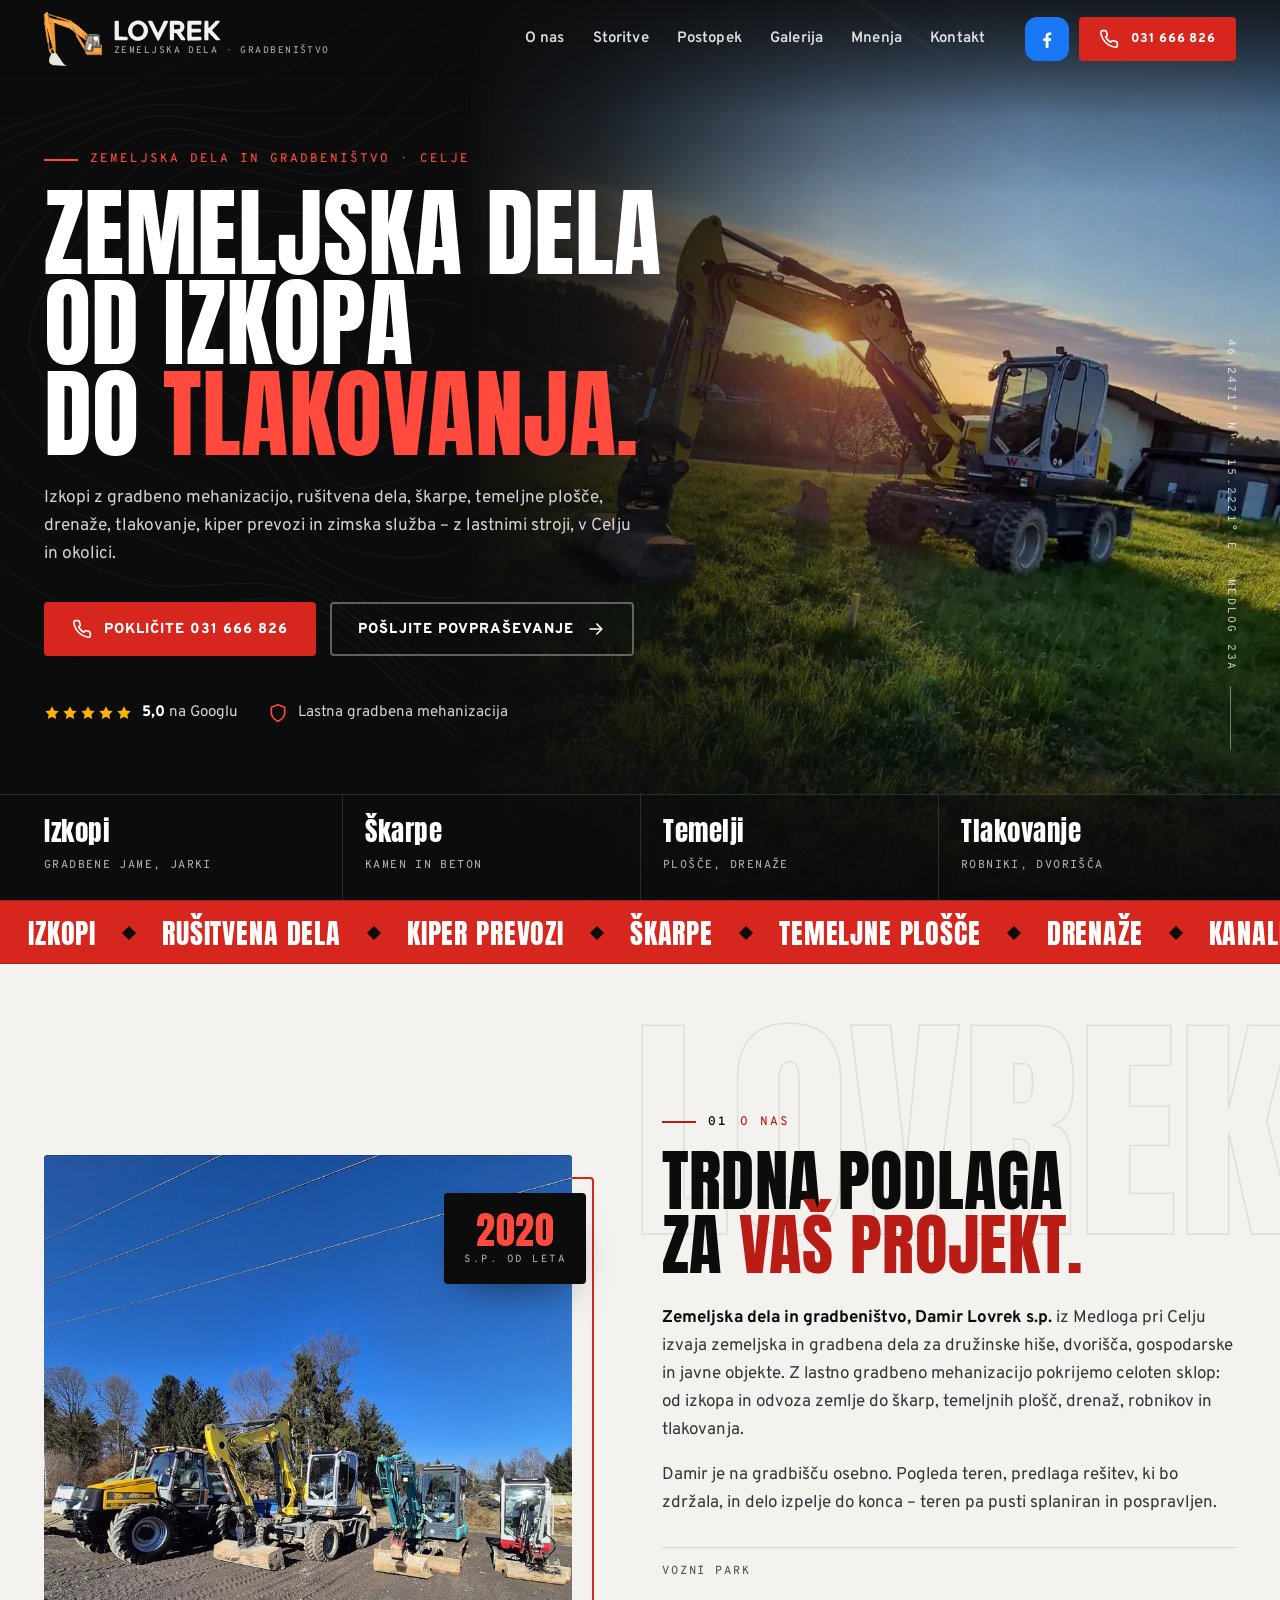
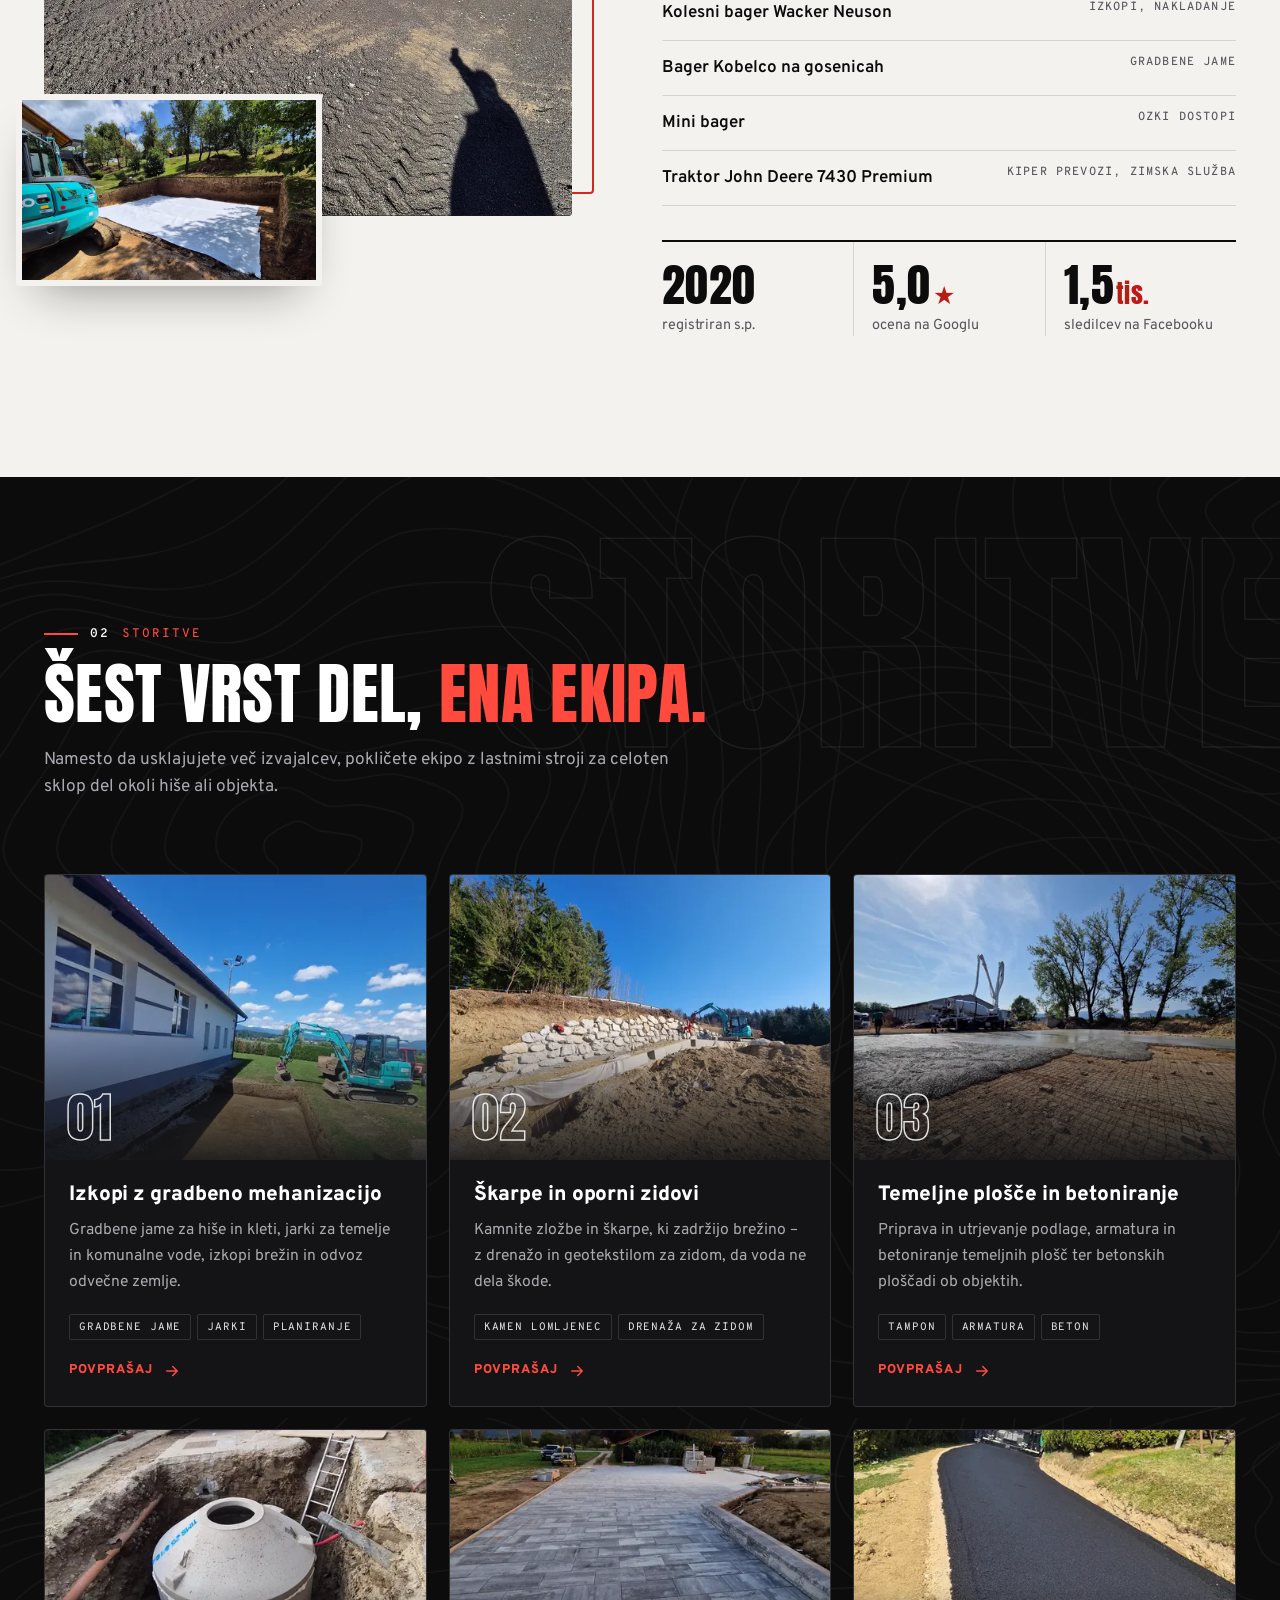
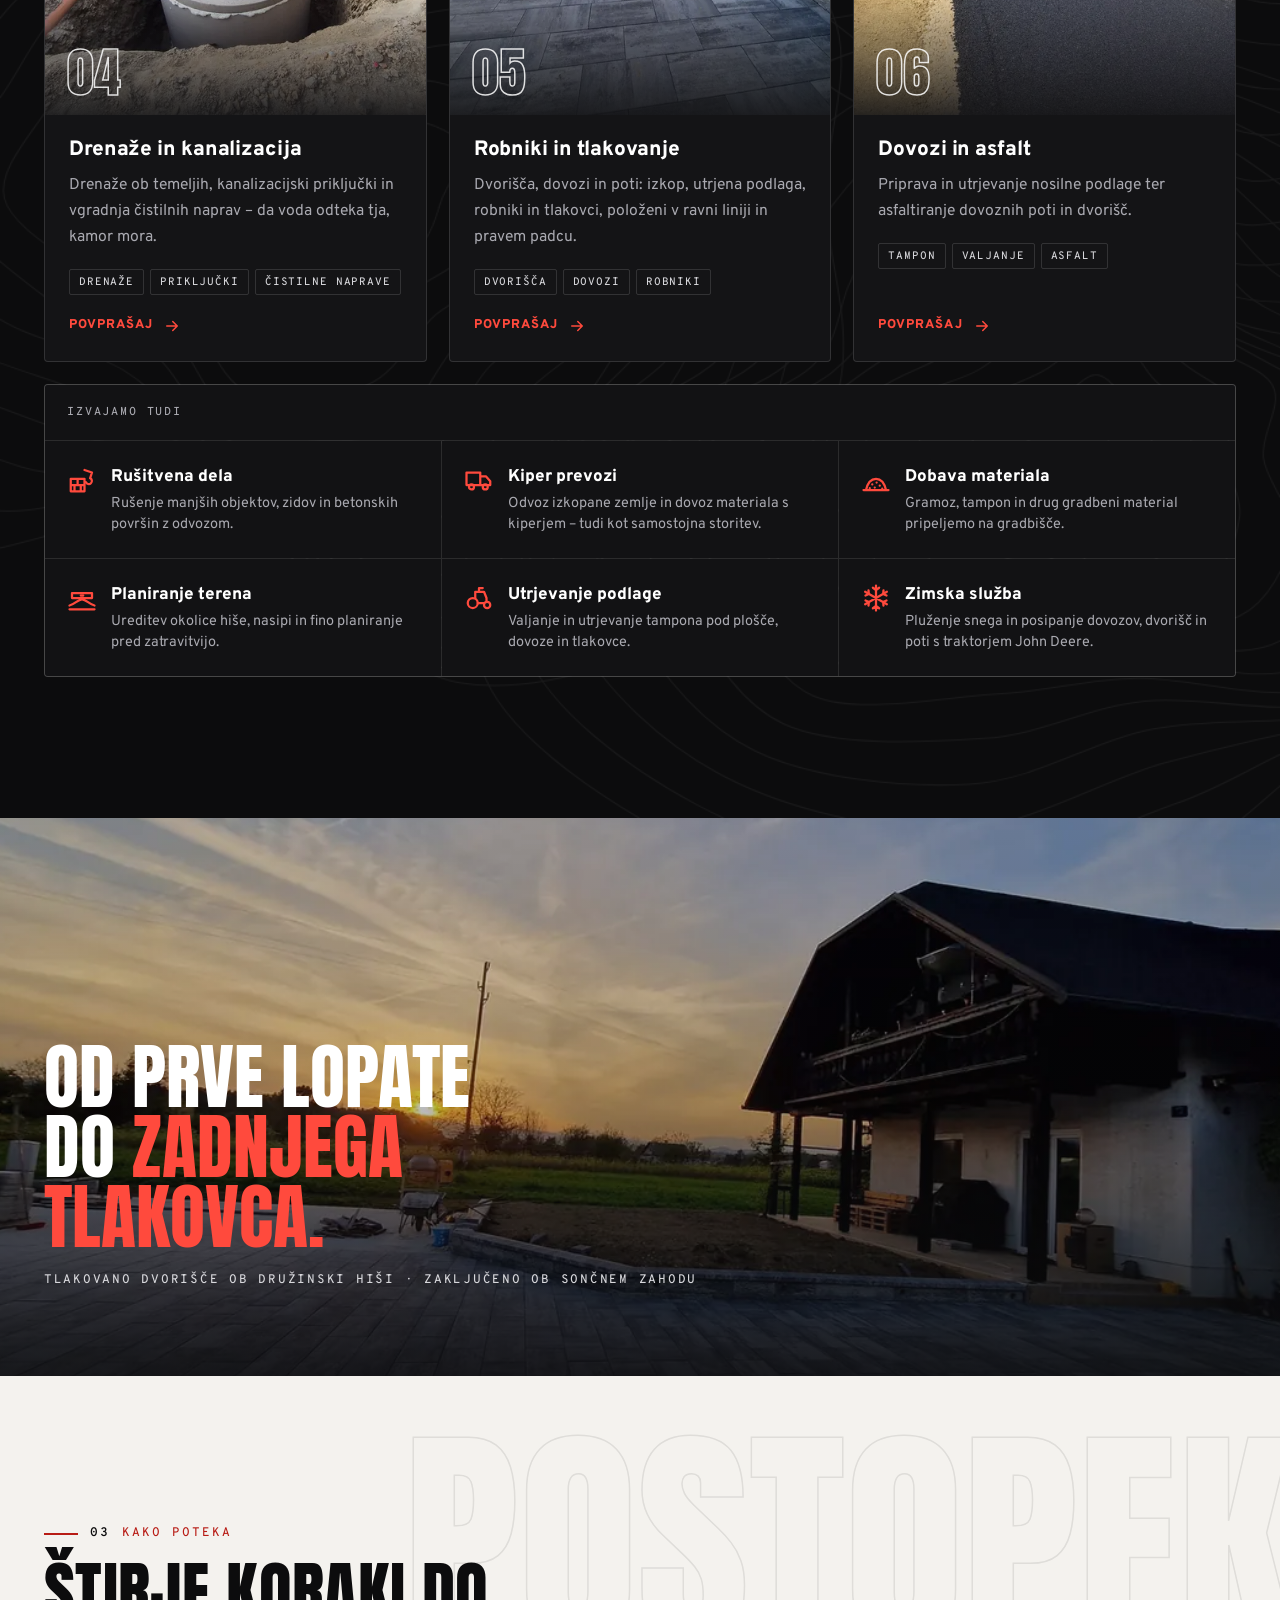
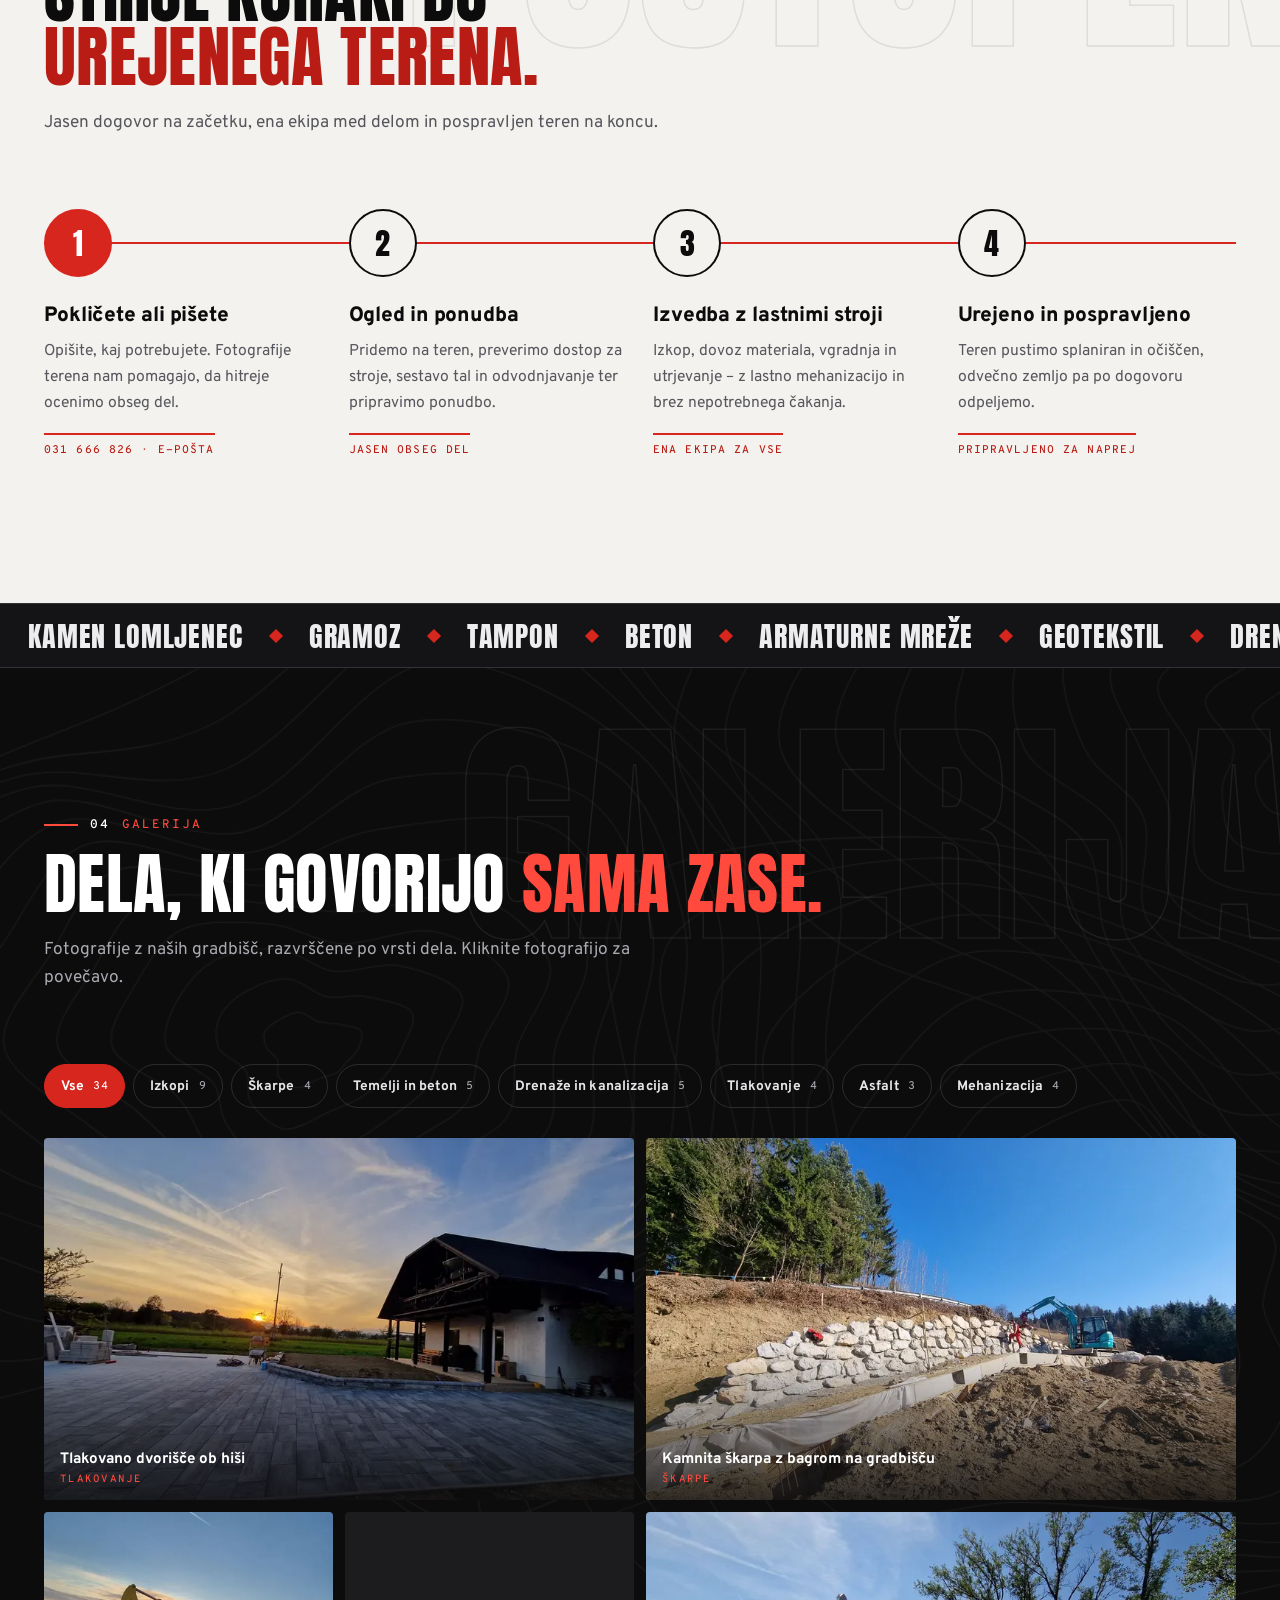
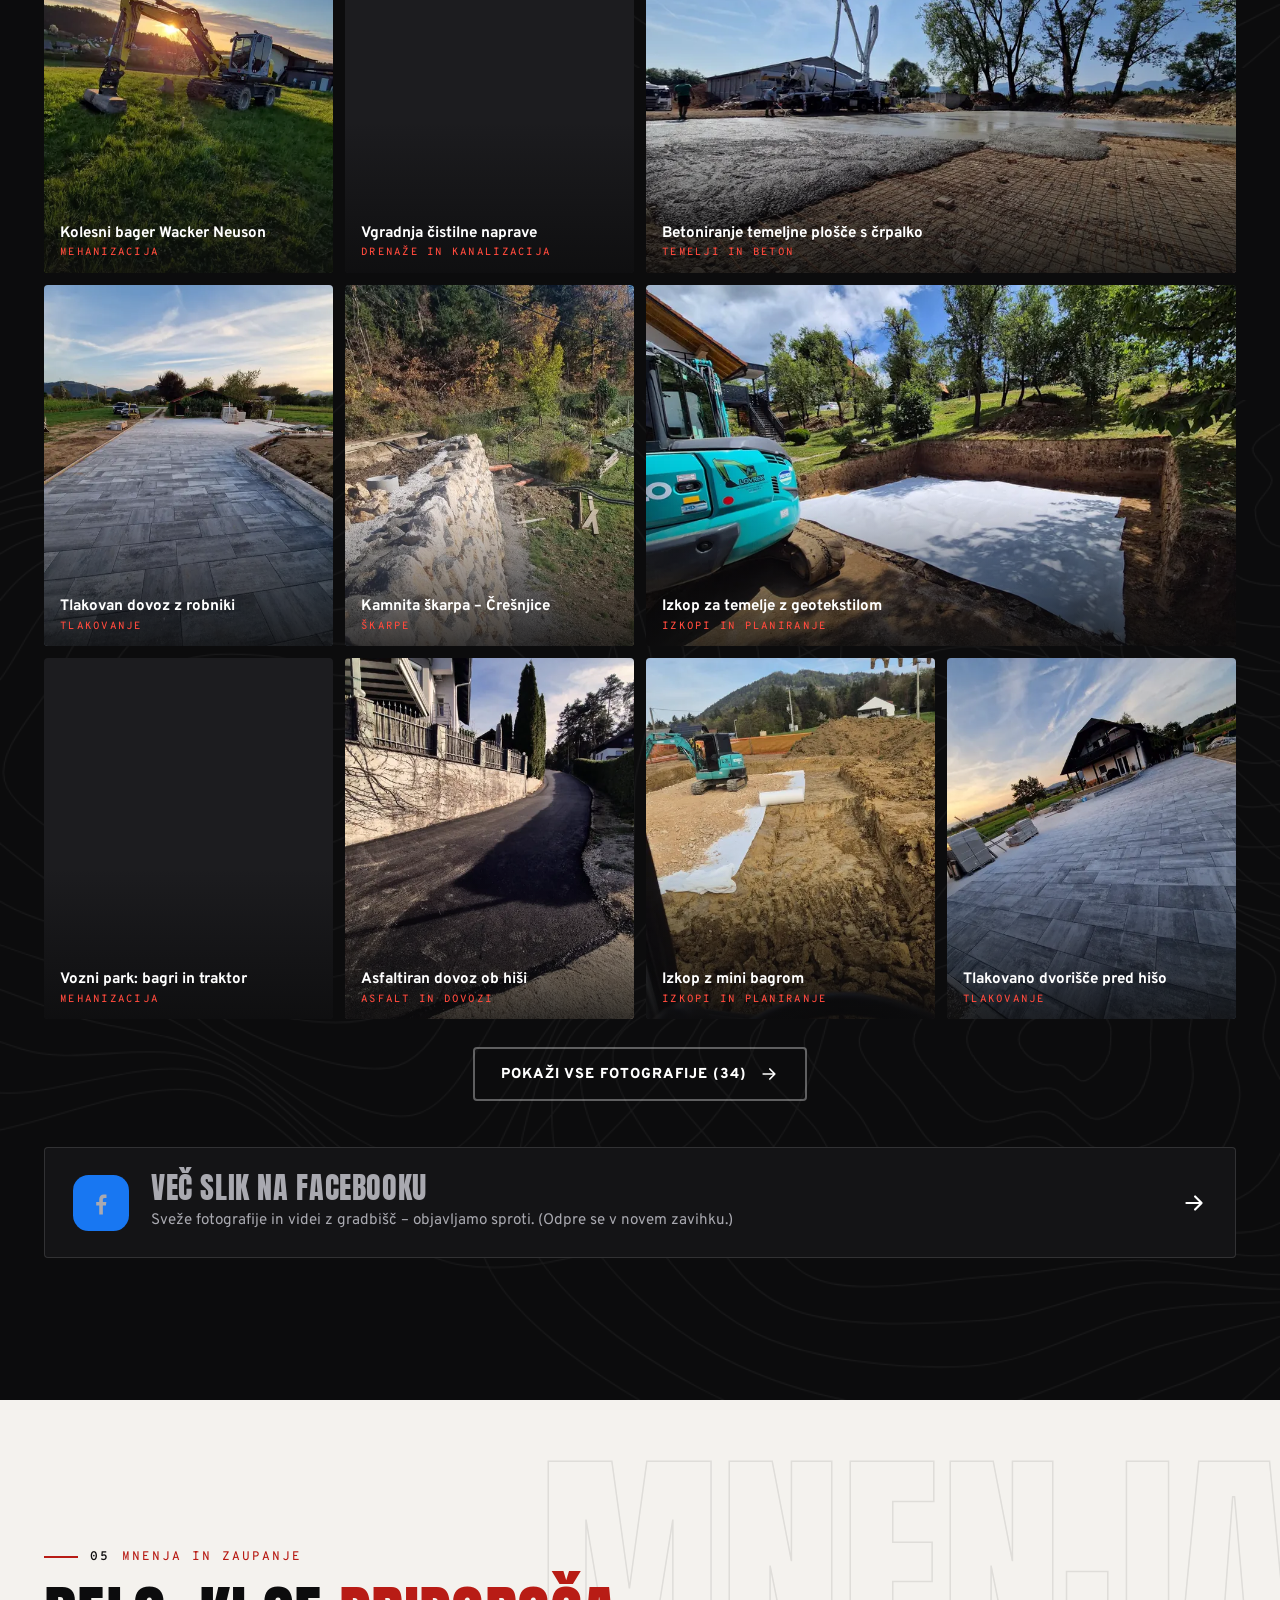
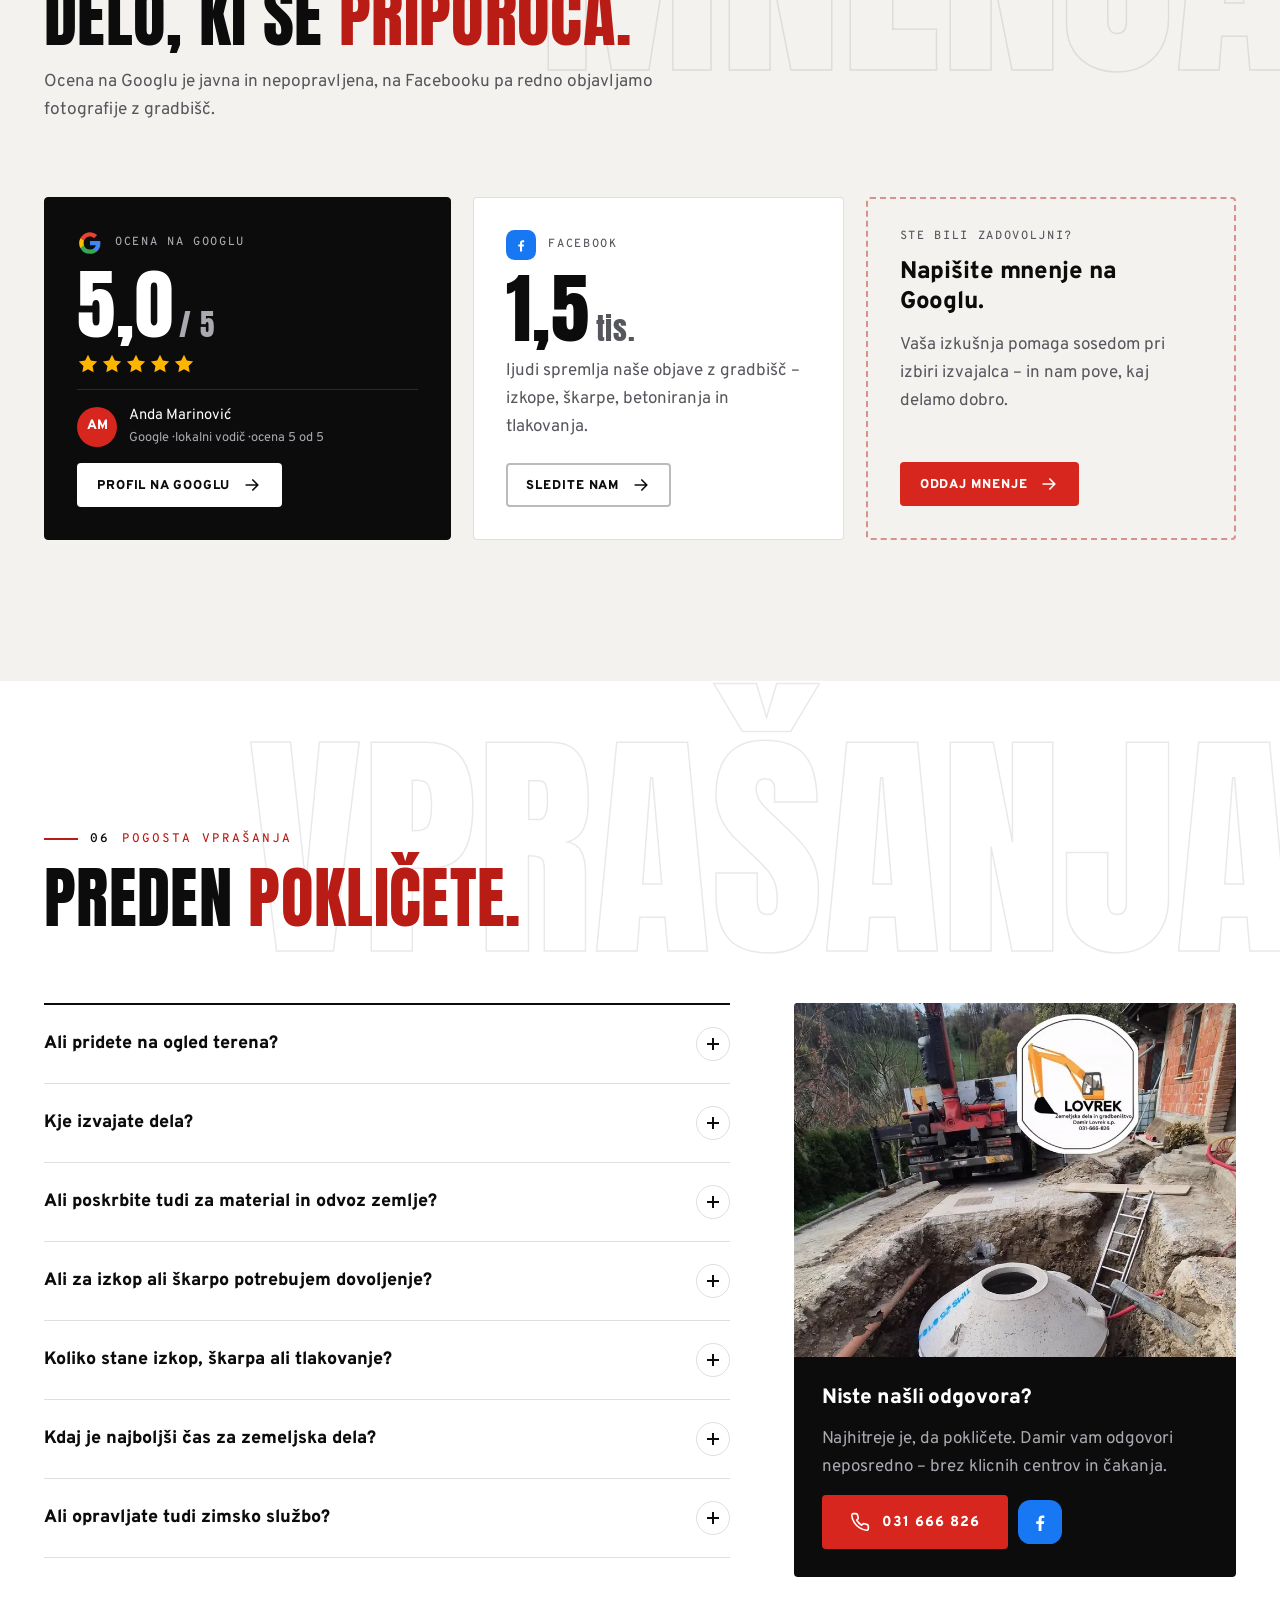
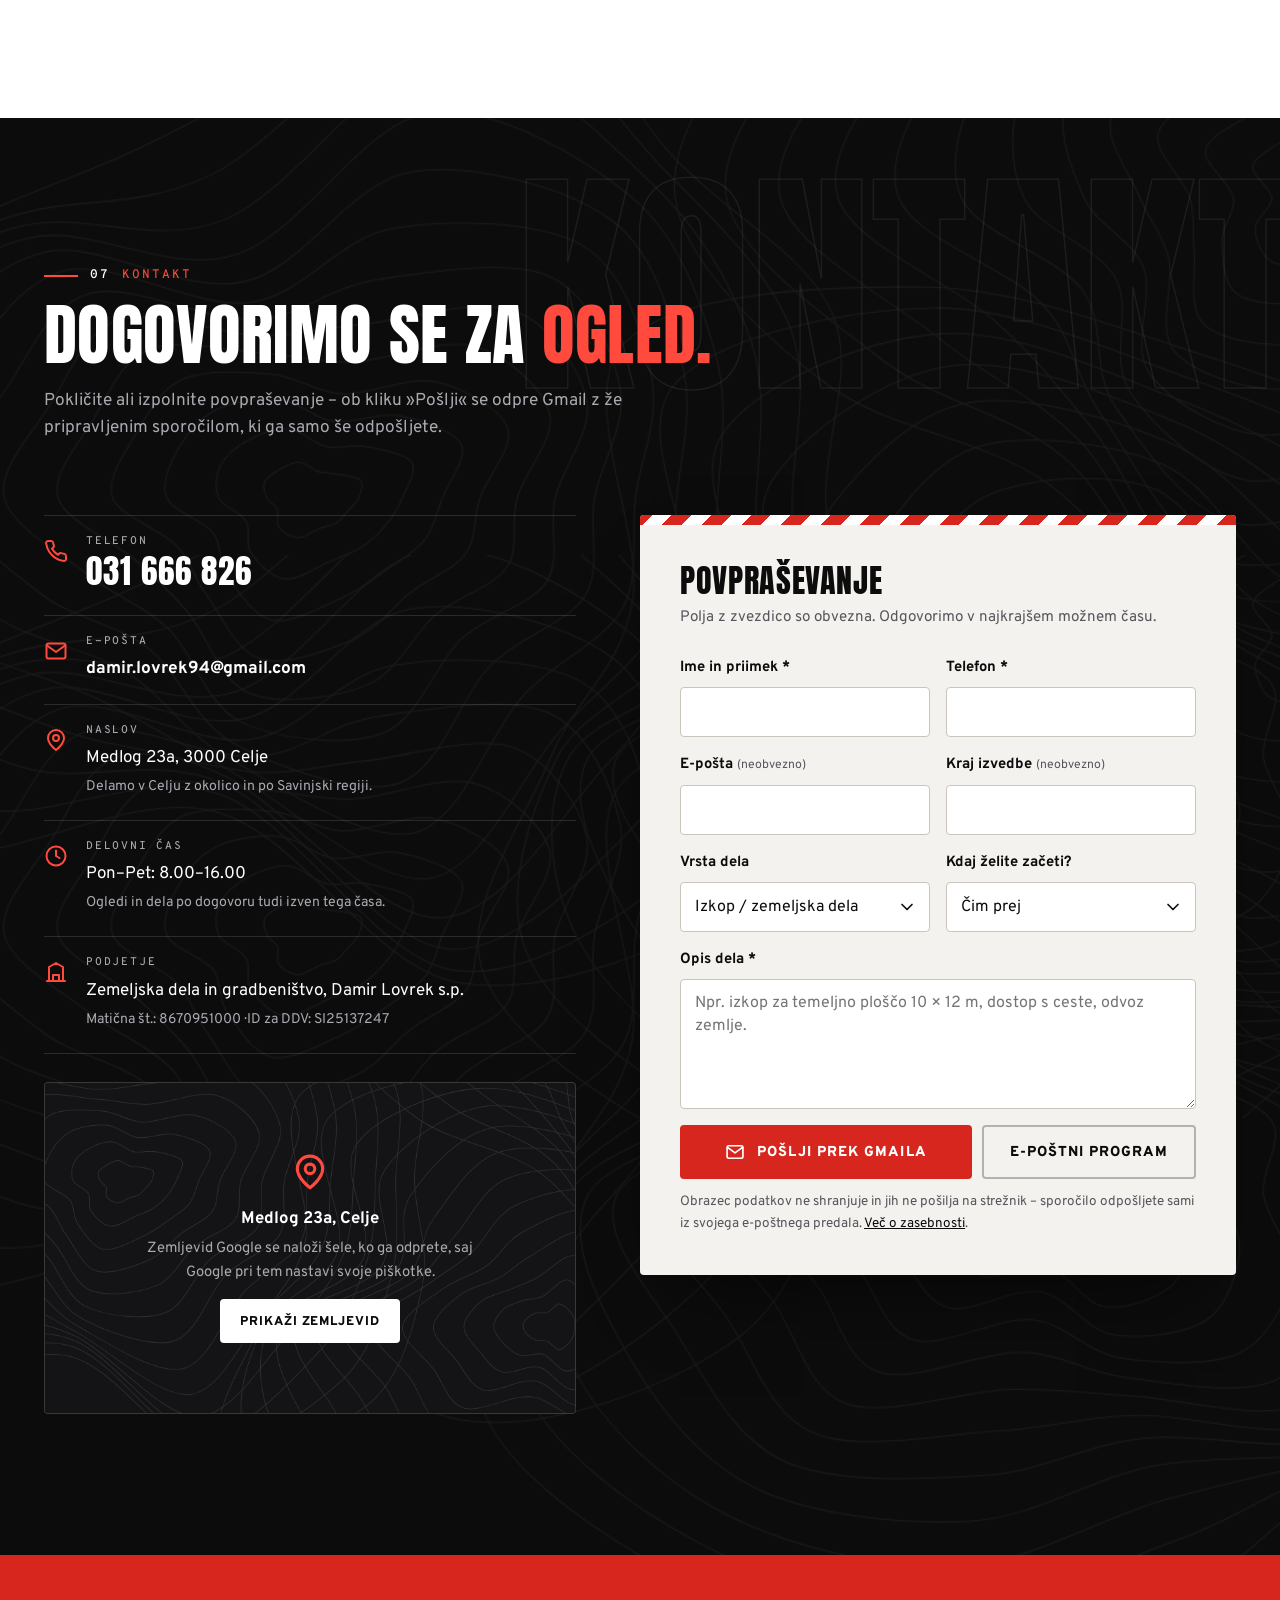
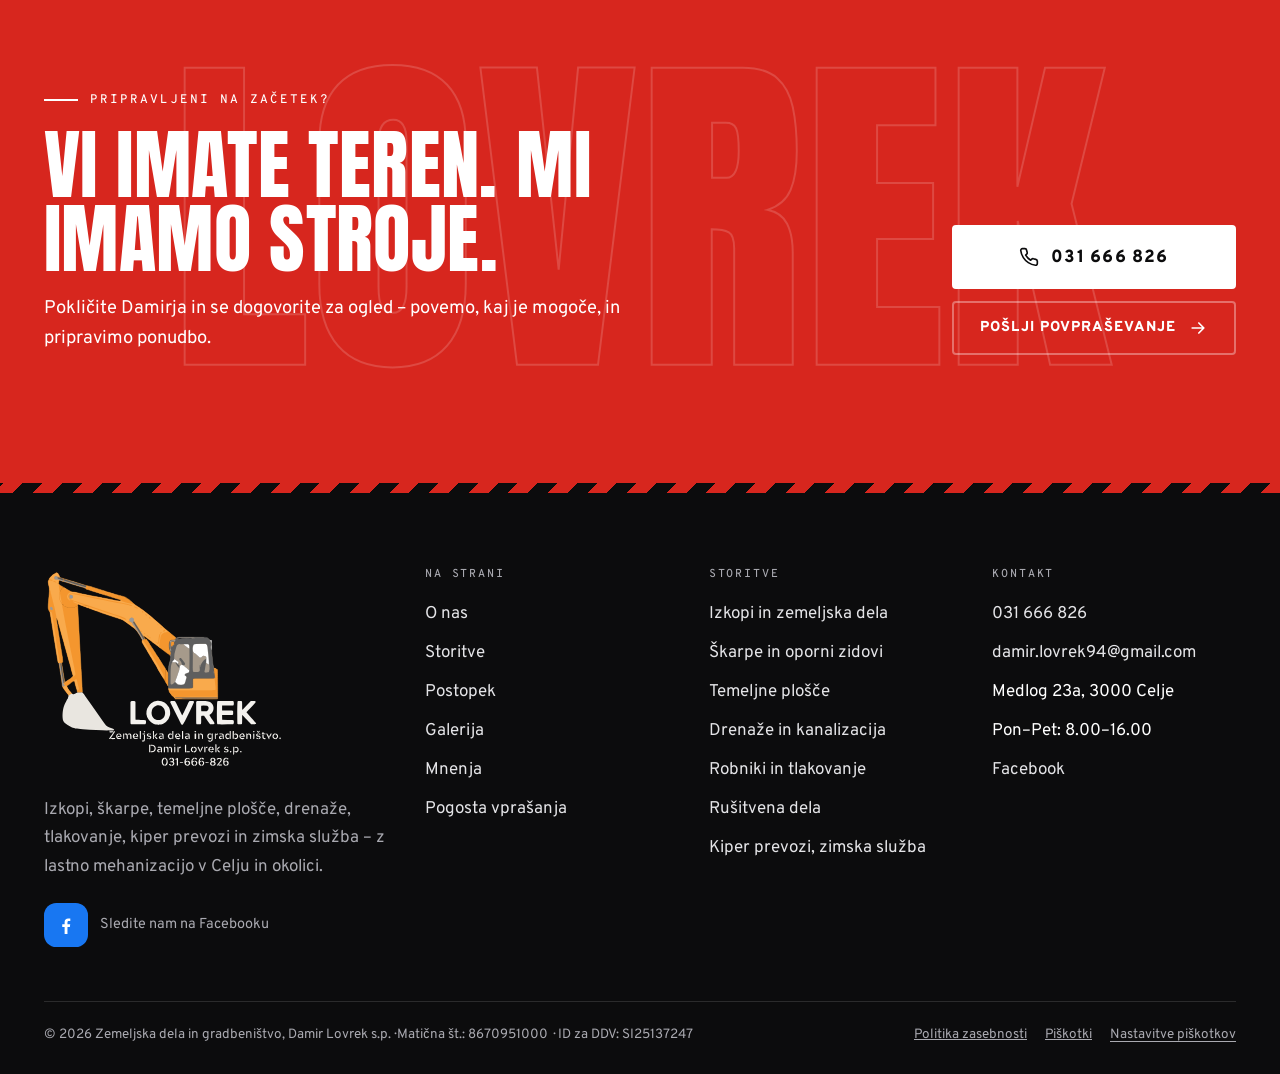
<file: index.html>
<!DOCTYPE html>
<html lang="sl" class="no-js">
<head>
<meta charset="utf-8">
<meta name="viewport" content="width=device-width,initial-scale=1,viewport-fit=cover">
<title>Zemeljska dela in gradbeništvo Celje | Damir Lovrek s.p.</title>
<meta name="description" content="Zemeljska dela in gradbeništvo, Damir Lovrek s.p. iz Celja: izkopi z gradbeno mehanizacijo, rušitvena dela, škarpe, temeljne plošče, drenaže, kanalizacija, robniki, tlakovanje, kiper prevozi in zimska služba. Pokličite 031 666 826.">
<meta name="theme-color" content="#0C0C0D">
<meta name="robots" content="index,follow">
<link rel="canonical" href="https://www.gradbenopodjetje-lovrek.si/">
<meta property="og:type" content="website">
<meta property="og:locale" content="sl_SI">
<meta property="og:site_name" content="Lovrek – zemeljska dela in gradbeništvo">
<meta property="og:title" content="Zemeljska dela in gradbeništvo Celje | Damir Lovrek s.p.">
<meta property="og:description" content="Izkopi, škarpe, temeljne plošče, drenaže, tlakovanje, kiper prevozi in zimska služba – z lastno gradbeno mehanizacijo v Celju in okolici.">
<meta property="og:url" content="https://www.gradbenopodjetje-lovrek.si/">
<meta property="og:image" content="https://www.gradbenopodjetje-lovrek.si/assets/og-image.jpg">
<meta property="og:image:width" content="1200">
<meta property="og:image:height" content="630">
<meta name="twitter:card" content="summary_large_image">
<link rel="icon" href="/favicon.ico" sizes="16x16 32x32 48x48">
<link rel="icon" href="/favicon-48.png" sizes="48x48" type="image/png">
<link rel="icon" href="/favicon-96.png" sizes="96x96" type="image/png">
<link rel="icon" href="/favicon-192.png" sizes="192x192" type="image/png">
<link rel="apple-touch-icon" href="/apple-touch-icon.png">
<link rel="preconnect" href="https://fonts.googleapis.com">
<link rel="preconnect" href="https://fonts.gstatic.com" crossorigin>
<link rel="stylesheet" href="https://fonts.googleapis.com/css2?family=Anton&family=Overpass:wght@400;500;600;700;800&family=Overpass+Mono:wght@500;600&display=swap">
<link rel="preload" as="image" href="assets/img/hero-kolesni-bager-1152.webp" imagesrcset="assets/img/hero-kolesni-bager-720.webp 720w, assets/img/hero-kolesni-bager-1152.webp 1152w" imagesizes="(min-width: 1024px) 64vw, 100vw" fetchpriority="high">
<link rel="stylesheet" href="assets/styles.css">
<script>
/* Razredi pred izrisom: js, zmanjšano gibanje (rm) in uvodna animacija (enkrat na sejo).
   ?gibanje=1 v naslovu vsili animacije in uvod – za preverjanje. */
(function () {
  var c = document.documentElement.classList, force = /[?&]gibanje=1/.test(location.search), rm = false;
  c.remove('no-js'); c.add('js');
  try { rm = !force && matchMedia('(prefers-reduced-motion: reduce)').matches; } catch (e) {}
  if (rm) c.add('rm');
  try {
    if (!rm && (force || sessionStorage.getItem('lv-uvod') !== '1')) {
      c.add('intro');
      setTimeout(function () { c.remove('intro'); c.add('hero-go'); }, 6000); /* varovalka, če skripta odpove */
    }
  } catch (e) {}
})();
</script>
<script type="application/ld+json">
{
  "@context": "https://schema.org",
  "@type": "GeneralContractor",
  "@id": "https://www.gradbenopodjetje-lovrek.si/#podjetje",
  "name": "Zemeljska dela in gradbeništvo, Damir Lovrek s.p.",
  "alternateName": "Lovrek – zemeljska dela in gradbeništvo",
  "description": "Zemeljska in gradbena dela z lastno mehanizacijo: izkopi, rušitvena dela, kiper prevozi in dobava materiala, škarpe, temeljne plošče, drenaže, kanalizacija, robniki, tlakovanje in zimska služba.",
  "url": "https://www.gradbenopodjetje-lovrek.si/",
  "telephone": "+38631666826",
  "email": "damir.lovrek94@gmail.com",
  "image": "https://www.gradbenopodjetje-lovrek.si/assets/og-image.jpg",
  "logo": "https://www.gradbenopodjetje-lovrek.si/assets/logo/lovrek-logo.png",
  "founder": { "@type": "Person", "name": "Damir Lovrek" },
  "foundingDate": "2020-07-01",
  "vatID": "SI25137247",
  "taxID": "25137247",
  "address": {
    "@type": "PostalAddress",
    "streetAddress": "Medlog 23a",
    "postalCode": "3000",
    "addressLocality": "Celje",
    "addressRegion": "Savinjska",
    "addressCountry": "SI"
  },
  "geo": { "@type": "GeoCoordinates", "latitude": 46.24706, "longitude": 15.22206 },
  "areaServed": ["Celje", "Savinjska regija"],
  "openingHoursSpecification": [{
    "@type": "OpeningHoursSpecification",
    "dayOfWeek": ["Monday", "Tuesday", "Wednesday", "Thursday", "Friday"],
    "opens": "08:00",
    "closes": "16:00"
  }],
  "sameAs": ["https://www.facebook.com/profile.php?id=100041220168294"],
  "makesOffer": [
    { "@type": "Offer", "itemOffered": { "@type": "Service", "name": "Izkopi z gradbeno mehanizacijo" } },
    { "@type": "Offer", "itemOffered": { "@type": "Service", "name": "Škarpe in oporni zidovi" } },
    { "@type": "Offer", "itemOffered": { "@type": "Service", "name": "Temeljne plošče in betoniranje" } },
    { "@type": "Offer", "itemOffered": { "@type": "Service", "name": "Drenaže in kanalizacija" } },
    { "@type": "Offer", "itemOffered": { "@type": "Service", "name": "Polaganje robnikov in tlakovanje" } },
    { "@type": "Offer", "itemOffered": { "@type": "Service", "name": "Dovozi in asfaltiranje" } },
    { "@type": "Offer", "itemOffered": { "@type": "Service", "name": "Rušitvena dela" } },
    { "@type": "Offer", "itemOffered": { "@type": "Service", "name": "Kiper prevozi" } },
    { "@type": "Offer", "itemOffered": { "@type": "Service", "name": "Dobava materiala" } },
    { "@type": "Offer", "itemOffered": { "@type": "Service", "name": "Zimska služba – pluženje snega in posipanje" } }
  ]
}
</script>
</head>
<body>

<a class="skip" href="#vsebina">Preskoči na vsebino</a>

<!-- Ikone in Damirjev logotip (vektoriziran; skupine lv-exc / lv-word / lv-sub, barve prek --lv-* spremenljivk). -->
<svg width="0" height="0" style="position:absolute" aria-hidden="true" focusable="false">
  <defs><g id="lv-exc"><g class="lv-boom"><g class="lv-arm"><path fill-rule="evenodd" d="M137.5 106.3c-1.2.9-2.4 1.6-2.7 1.7-.5 0-6.1 3.8-8 5.5a28 28 0 0 0-10.3 15.7c-.5 2.3.8 11.4 2.6 17.8.8 2.9.8 11.2 0 18.8l-2.1 24c-.3 2.2-.7 7-.8 10.8-.4 7.9.4 11.4 3.8 16.3 1.4 2.2 1.9 3.5 2.2 5.9l.8 5.5 1 6 1 6.5 1 6.2 1 6.3 1 6.5 1 6.5 1 6.5 1 6 1 6.2 1 6.8 1 6.5 1 6 1 6.2 1 6.5 1 6.5 1 6.5 1 5.8 1 6 1 6.2 1 5.8c.3 1.3.6 3.8.8 5.5.4 3.2 1.1 5.1 2.8 6.7 1 1 1.5 2.6 2.4 9.6l1 6.9 1 6.9 2 12.9c1.5 8.6 2.1 13.1 3 21.5.9 8.1 1.1 9.4 2.2 11.2.5 1 1.3 2.3 1.6 3.1.4.7 1.1 1.6 1.5 1.9q.6.6.7 1.3 0 .6.4.7a16 16 0 0 1 2.3 3c1 1.7 2.3 3 2.7 3q.7 0 .4.3c-.7.7 4.6 7.7 5.5 7.4q.7-.4.7 1.2 0 1.5.5 1.9.5.2.5-.3t.5-.5.5.8c0 1 .3.9 2.5-1.2a8 8 0 0 1 3.8-2.3q1.5-.3 1.7-.8c0-.3-1.6-2.4-3.4-4.5l-3.2-4.2-2.9-3.8c-.8-.8-4.5-7.9-4.5-8.6 0-.4 1.3-1.8 2.9-2.9l6.2-5c4.7-4 4.9-4.1 7.8-5.9 4.6-2.8 5.2-2.6 6.3 2.2 1.5 6.5 2.3 9.5 3.8 14 .5 1.7 1 3.5 1 4q0 1 .4 1.5c.6.6 1.5 4.1 1.8 6.6l.5 2.5c.8.7 13.3.7 13.3 0q0-.8.5.1t.3-2.2c-.2-1.7-.6-8-.8-14l-1-18.5-1-17.3-1-17.2-1-18-1-18-1-18.3-1-18.2-1-18.5-1-18.8-1-19-1-19-1-20c-.3-6.7-.6-12.3-.8-12.4-.1-.2-1.6.4-3.3 1.2-6.2 3.1-8 3.5-15.9 3.4-7.9 0-11.3-.8-17.1-4.2-1.3-.8-3-1.5-3.7-1.5q-1.3 0-1.2-1.2 0-1.2-.5-1.3c-1.7 0-7.9-9.8-9.8-15.5a46 46 0 0 1 0-19.5c1.9-5.7 7.1-14 9.7-15.4.6-.4-.4-1.2-4.2-3.4a45 45 0 0 1-5.8-3.7c-.2 0-1.1-.5-1.9-1.1-1.4-1-1.5-1.3-1.5-4.2 0-3.3.9-7.7 1.7-8.3q.5-.3 4.6 1.1l3.5 1.1 3.3 1.2c.9.3.9 0 .8-3.9l-.1-4.1-5.3-1.8c-4.6-1.5-5.3-1.9-5.4-3a4 4 0 0 0-.6-1.7q-.5-.6-.5-1.6t-.7-1.7l-1.5-1.9-1.5-3a5 5 0 0 0-4-2.6c-.3.1-1.6.8-2.8 1.8m78.3 94.2q.3.5.9.5c.6 0 2.2.6 7.1 2.5l4 1.5 3.8 1.5c2.1 1.1 2.4.7 2.4-3V200h-9.3q-9.2 0-8.9.5m-76 38.4c.1 2.1.4 4.4.5 5.1.6 2.9 1.3 7 1.7 10.3l1 6.5 1 6.2c.4 3.5 1.5 10.4 2.8 17.8.5 2.4 1 5.9 1.2 7.7l1 6.5 1 6.3c.4 3.5 1.6 10.7 3 18.5.6 3 1 6 1 6.7s.3 2.8.8 4.8l1.2 7.2c.2 2.1.7 4.9 1 6.3s.7 5.2.8 8.5l.3 6-1.6 1.4-1.7 1.4 1.4 8.6 3.1 19.3 2.2 13.3 1.7 10.7c.7 4.2.9 4.2 9.1-1.3l8-5.4 3-2.5a27 27 0 0 0 3.8-3.6l1.4-1.6-1.2-3.8c-.7-2-1.3-4.1-1.3-4.5q0-.8-.5-1.7l-1-3.1-1.5-5.3c-.6-1.7-1-3.6-1-4.2s-.5-2.8-1-4.7l-4-14-4-14.1c-.6-1.7-1-3.5-1-3.9l-3-10.5-1-3.9-1-4.1-2.1-7-1.9-6.6c-.6-1.7-1-3.5-1-3.9 0-.5-.4-2.3-1-4l-4-14-7-25a179 179 0 0 1-5.5-21.3c-1.2-4.4-3.4-9-4.3-9-.6 0-.7.7-.4 3.9" style="fill:var(--lv-do,#F4962E);stroke:var(--lv-do,#F4962E);stroke-width:1.4px;stroke-linejoin:round"/><path fill-rule="evenodd" d="M137.5 106.3c-1.2.9-2.4 1.6-2.7 1.7-.5 0-6.1 3.8-8 5.5a28 28 0 0 0-10.3 15.7c-.5 2.3.8 11.4 2.6 17.8.8 2.9.8 11.2 0 18.8l-2.2 24.5c-.9 6.9-.9 18.9 0 19.8q.9.9.3-.8c-.6-2.3-.4-10.7.3-17.3l1-11.2.9-11 .9-10.2c.2-2.5.5-4.6.7-4.6.7 0 1.7 2.5 2 5.3.2 1.6.9 4.8 1.5 7l5.5 21.2 2.1 8.5a346 346 0 0 1 7.5 34.1c.5 2.1.5 2.5-.3 3.4s-.9 1.3-.4 4.4c1 5.7 2.2 13.7 2.6 17.3.3 1.9.7 3.7 1 4q.8.6.3-.7c-.2-.7-.6-3-.8-5.2l-1-6.5c-.4-2.3-1.5-10.6-1.5-12.2 0-1.3 1.4-.5 2.2 1.2 1.5 3.3 2.2 5 2.8 7.2.3 1.2.8 2.8 1.1 3.4.2.6.4 1.8.4 2.6s.2 2 .4 2.6l1.1 3.4 2.5 9.3 7 25 4 14c.6 1.7 1 3.5 1 4s.4 2.2 1 3.9l1.9 6.6 2.1 7 1 4.1c0 .7.4 1.9 3 10.2.5 1.8 1 3.7 1 4.2s.4 2.2 1 3.9l4 14.1 4 14c.5 1.9 1 4 1 4.7 0 .6.4 2.5 1 4.2l2.5 8.4q.5.9.5 1.7c0 .4.6 2.5 1.3 4.5l1.2 3.8-1.4 1.6a27 27 0 0 1-3.8 3.6l-3 2.5a133 133 0 0 1-16.3 10.1c0 1.1 1.1 1.2 2.2.2q1-1 2.3-1.6l1.7-1.1 5.8-3.9c2.9-1.9 7.1-5.1 9.3-7.1 2.2-2.1 5-4.2 6.2-4.8 3.9-1.9 4.1-3.1 2.2-11.9-.7-3.3-1.5-7.3-1.7-8.9l-1-5.3-1-4.7-1-5-1-5.1c-.2-1.5-.8-4.1-1.2-5.8s-.9-3.9-1-4.9l-.8-4.2-1-5-1-4.8-1-5-2-10-1.8-9-1.2-6-2-9.7-5-25.4-.9-5.1c-.6-2.2-1.2-5.5-1.6-7.3l-1-5.5-1.5-8-1.5-8-.9-5.2-1.6-8.5a542 542 0 0 0-4-22.5c-.6-3.1-1-6.1-1-6.9 0-.7-.5-2-1.1-3-4.5-6.6-6-11-6.3-18.7-.2-4.5 0-6.8.6-9.1q.8-3 .3-4.4a78 78 0 0 1-2.7-20.7l1.8.9 4.2 2.5 3.2 2c.5.7 3.6 2.2 3.8 1.9a22 22 0 0 0-4.6-3.1 45 45 0 0 1-5.8-3.7c-.2 0-1.1-.5-1.9-1.1-1.4-1-1.5-1.3-1.5-4.1 0-3.5 1-8.3 1.7-8.3 2-.1-6.1-2-8.5-2-4.7 0-7.1-2.6-5.7-6.1 1.5-3.8 4.6-4.8 8.3-2.6a13 13 0 0 0 4.7 1.5c2.3.3 2.5.3 2.5-.7q0-1-.5-1.3-.5-.5-.5-1.5 0-1.2-.7-1.8l-1.5-1.9-1.5-3a5 5 0 0 0-4-2.6c-.3.1-1.6.8-2.8 1.8m-18.9 19c.2 1.7 2.1 2.4 7.4 2.9l3.8.4-1.5-1.6c-1.6-1.6-3.4-2.3-7.5-2.7-2.3-.3-2.4-.3-2.2 1m12.1 3.7c-.7 1.1 4.8 4 7.6 4h1.9l-1.2-1.3c-2.1-2.2-7.5-4-8.3-2.7m11.8 6q0 .5.9.9.8.3 1.5 1.1.7 1 .6-.9c0-1.5-.1-1.6-1.5-1.6q-1.4 0-1.5.5m73.3 65.5q.3.5.9.5c.6 0 2.2.6 7.1 2.5l4 1.5 3.8 1.5q2.7 1.6 2.3-1.6l-.1-2-4-1.4a20 20 0 0 0-9.2-1.5q-5 0-4.8.5m-15.1 4.4.8 14.1 1 19 2 36.9 2 38.6 1 17.8 1 18 1 17.7 1 17.8 1 18.2 1 17.3 1 18.6c.2 6.1.7 11 1 11.5s.5.2.3-2.1c-.2-1.7-.6-8-.8-14l-1-18.5-1-17.3-1-17.2-1-18-1-18-1-18.3-1-18.2-1-18.5-1-18.8-1-19-1-19c-.4-6.4-1.4-27.2-1.5-31.4q0-1-.6-1.1t-.2 3.9m-81 11.6 1.3 2c.5.7 1 2.6 1.2 4.3l.8 5.5 1 6 1 6.5 1 6.2 1 6.3 1 6.5 1 6.5 1 6.5 1 6 1 6.2 1 6.8 1 6.5 1 6 1 6.2 1 6.5 1 6.5 1 6.5 1 5.8 1 6 1 6.2 1 5.8c.3 1.3.6 3.8.8 5.5.7 6.3 4.6 9.8 4.8 4.2a77 77 0 0 0-1.8-14l-4.6-27.5-1.2-7.7-1.1-7.8-1.1-7-1.3-9-4.3-28.7-1.2-8.3-1-6-1-6-1.2-8.2c-2.1-13.6-2.3-14.1-5.1-14.6-.9-.2-2.3-.9-3-1.6q-1.2-1.2-1-.6m23 46.3a391 391 0 0 0 2.8 18.5l1 6.2 1 6.3.9 6.2 1.1 6.8 1 6.5 1 6 1 6 1 6.2 1 6.3 1 6.2 1.1 6.3c.3 1.6.6 5.4.6 8.3s.2 5.2.5 4.9c.5-.5 0-11.5-.7-14.7-.3-1.4-.8-4.2-1-6.3a135 135 0 0 0-2-12c0-.7-.4-3.7-1-6.7-1.4-7.8-2.6-15-3-18.5l-1-6.3-1-6.5c-.2-1.8-.7-5.3-1.2-7.7-1.4-8-2.4-14.4-2.8-18-.2-2-.7-4.1-1-4.8q-.6-1.8-.3.8m52.5 150.7q-1 .4-1.9 1.6c-.4.6-1.6 1.5-2.7 2l-1.8.9 1.7-.1 1.7-.1 1 4c1.5 6.5 2.3 9.5 3.8 14a28 28 0 0 1 1.3 5.4c.7.6 1.7 4 1.7 5.6 0 2 .5 3.7 1.1 3.7.5 0 .4-.5-.4-3.9q-.3-1.1.5-1.1 1-.1 2.3-1.5c1.6-1.5 2-4.2 1-6.6-.9-2.2-2.4-8.2-3.5-13.6-2.1-10.6-2.6-11.6-5.8-10.3m-34.3 12.3q-.8 1 .4 1.2.6 0 .7.6.2.6 1.5 1.9l1.6 1.4-1.9 1.5c-1.7 1.5-2.7 1.8-4.6 1.7q-1.3.2.4 2.4.9 1.2 1 1.8t1 1.5c.6.4 1 1.2 1 1.5q0 .6.4.7a16 16 0 0 1 2.3 3c1 1.7 2.3 3 2.7 3q.7 0 .4.3c-.7.7 4.6 7.7 5.5 7.4q.7-.4.7 1.2 0 1.5.5 1.9.5.2.5-.3t.5-.5.5.8c0 1 .1 1 2.4-1.2a10 10 0 0 1 3.9-2.3q1.5-.3 1.7-.8c0-.3-1.6-2.4-3.4-4.5l-3.2-4.2-3.9-5.3c-2.8-5.1-3.6-6.7-3.3-7.5.2-1-.5-1.4-.8-.6s-3.9-1.8-4.4-3.1c-.4-1.2-2-2.7-2-2q0 .3-.9-.7t-1.2-.8" style="fill:var(--lv-lo,#F9AA4C)"/><path fill-rule="evenodd" d="M135.3 115.8c-1.4 1.1-1.5 1.5-1.5 4 0 3.8 1 4.7 5.6 4.7 1.8 0 4.2.3 5.3.7l4.3 1.3 3.3 1 3.5 1.1 3.3 1.2q1 .4.9-1.2c0-1.6.9-1.2-12.7-5.5q-2.4-.7-3.4-2.3c-2.1-3.5-.2-3.8 7.4-1.2 6.7 2.3 8.7 2.8 8.4 2.4-.1-.2-2.2-1-4.6-1.8-2.4-.7-4.8-1.6-5.3-1.9-.6-.4-2.1-.8-3.5-1a15 15 0 0 1-4.5-1.5q-3.8-2.4-6.5 0m-12.1 88c-2.4.5-2 6.7.4 7.9 1.8.9 4.4 1.1 4.4.3q0-.5.7-.5t1-.7c.3-1-.2-2.9-.7-2.5q-.5 0-.8-1.8c-.4-2.6-1.7-3.3-5-2.7m26.7 162.1-2.4.2.3 2.1.5 2.8c.2.4.5 2.4.8 4.5l.9 7.1 1 6.8 2 12.9c1.5 8.6 2 12.8 3 21.7l.9 7.3.4 2.5 2.1-.1c3.8-.2 6.2-3.3 3.6-4.7q-.9-.6-1-1.3 0-.6-.7-.7c-1.1 0-1-2.4.1-2.7q1.2-.2 0-.2-.8-.2-1.2-1.5l-.5-2c-.5-1.7-3.2-16.1-4.2-22.3l-1-6.3-1-7c-.9-7.2-1.6-11.2-2-13.3-.8-3.6-.7-4.6.8-4.9q1.2-.3 1.7 0c.3.3 1 4.2 1.7 8.7 1.9 12 4 25 5.9 35.5.8 5.1 1.6 9.9 1.6 10.6q0 1.3.5.9.4-.6-.1-3.1l-1.1-6.1-1-6-2.2-13.3-3.1-19.6c-1.6-10.1-.8-9-6.3-8.5" style="fill:var(--lv-gr,#9A9A9A)"/><path fill-rule="evenodd" d="M143.2 118.3c-.6 1.5 1.5 3.9 4.1 4.8l12.5 3.9q.2-.2.1-2.3l-.1-2.3-6.5-2.1c-8.2-2.7-9.7-3-10.1-2m8.7 248.5q-1.5.3-.4 4.9c.4 2.1 1.1 6.1 2 13.3l1 7 1 6.3a491 491 0 0 0 4.7 24.3q.7 2.5 2.5.4.9-1 .6-2.1c-.5-1.7-4.6-26.3-7.6-45.4-1.5-9.8-1.3-9.3-3.8-8.7" style="fill:var(--lv-dk,#4A4A4A)"/><g class="lv-bucket"><path fill-rule="evenodd" d="M214 450.6q-.2.4-6.5.3c-3.6-.1-6.5 0-6.5.2q-.2.2-1.7.6c-.9.2-2.9 1.2-4.4 2.2q-4.9 3.5-8.2 1.5c-2.2-1.3-5.6-.4-8.3 2.2-2.1 2.1-2.4 2.2-2.4 1.2q0-.8-.4-.8-.5.2-.5 2-.1 2-.5 2.7a10 10 0 0 0-1.1 3.4q-.6 2.9-2.3 4.9a11 11 0 0 0-1.7 2.7c0 .4-.6 1.8-1.3 3.1a110 110 0 0 0-6.6 14.2c-4.4 13.4-5.3 33.1-2 41.9 1.9 5.2 9.1 11.2 20.3 16.9 10.3 5.3 17.4 6.8 36.6 7.7l19.5 1 37 2 13.1.7q2 .3 1.9-.5c0-.6 1.6-.7 9.2-.7 6.5 0 9.3-.2 9.6-.6.8-1.2-2.7-3.3-9.1-5.4-11.9-3.9-13.5-5.2-22.9-18.8l-10.6-15.3a3089 3089 0 0 0-40.8-58.1c-3.2-5.1-9.4-12.4-9.4-11.2" style="fill:var(--lv-bk,#0B0B0B)"/></g></g><path fill-rule="evenodd" d="M160 125.9v3.9l2.1.7 3.9 1.1 2.8.9 3.2 1 6.8 2 3.2 1 5 1.5 5 1.5 3.3 1 3.2 1 3.3 1 3.2 1 3.5 1 3.5 1a41 41 0 0 1 11.9 4.5c.2.9 3.7 3 5.1 3l2.1.4 6.4 2.1 11 3.5 11.3 3.5 6.2 2 15.8 5c.9.4 3 1 11.2 3.5l4.8 1.5c.5.3 2 .7 3.2 1l3.3 1 6.2 2 8 2.5 4.9 1.5c5.8 1.8 4.1 5-2.3 4.3A143 143 0 0 1 309 185l-4.2-1-4.3-1-4.5-1-6.2-1.2-7-1.3-5-1-4.8-.9-4.2-.9-4-.7-3.3-.6c-.4-.2-2.4-.6-4.5-.9l-5.7-1-4.8-1-6.7-1.3-6.5-1.3-4.8-.9-4.7-1-4.8-1-4-.8-3-.7-4.2-1-5.8-1.4a91 91 0 0 0-13.5-2.4 21 21 0 0 1-7.6-1.8l-1.6-.9c-.2 0-4.4-2.5-9.5-5.5s-9.5-5.5-9.9-5.5c-2 0-8.1 9.2-10.2 15.5a46 46 0 0 0 0 19.5c1.9 5.7 8.1 15.5 9.8 15.5q.5.1.5 1.3 0 1.3 1.2 1.2c.7 0 2.4.7 3.7 1.5 5.8 3.4 9.2 4.2 17.1 4.2 7.9.1 9.7-.3 15.9-3.4 3.1-1.5 3.1-1.5 3.1-3.6 0-3.4 1.2-3.7 6.1-1.6 6.5 2.9 6.5 2.9 17 2.9h9.9v3.7c0 3.4.1 3.8 1.1 4.1l3.8 1.2 5.5 2 3.9 1.5c.5.3 3.1 1.1 5.7 2l5.9 2c2.5 1.1 3.4 1.4 4.4 1.7 1.8.5 9.2 3.1 9.5 3.5q.4.3 1.3.3a1638 1638 0 0 0 37.2 12.5c15.8 5.2 21.2 7.2 21.6 8.1q.2.3.6.4c.4 0 17.7 12.6 21.3 15.4l2.2 1.6 4.6 3.5q.4 0 1 .6l2.9 2.4a83 83 0 0 1 14.5 19.1c1.6 2.9 2.7 5 4.2 7.4 3.2 5.5 3.5 6.5 2.9 7.6-1 1.5-.3 5.2 1.4 8.2l2.1 3.7 2.4 4c1 1.5 2 3.1 2.1 3.5l1.6 2.8a197 197 0 0 1 8.2 13.8q.6 1.3 1.1 1.7t1.1 1.6l1.9 3.4 1.7 3 2 3.1q1.8 2.9 4 6.9l2.4 3.8c1.1 1.6 1.9 3 1.9 3.2 0 .1.8 1.5 1.9 3.1l2.4 3.9 3.8 6.5c.7 1.1 1.6 2.9 2.1 4 1.7 3.8 2.1 4.5 3.4 6.5 1.1 1.7 2.3 3.7 4.1 7l2.4 3.8a92 92 0 0 0 4.7 7.5c1.6 2.3 3.6 5.5 4.5 7.2a76 76 0 0 0 4.2 7.4c.3.3.5-6.8.5-17.8 0-15.1-.1-18.4-.7-18.9a55 55 0 0 0-7.4-12.1c-1-1.6-1.9-3-1.9-3.2 0-.1-1.3-2.3-3-4.8s-3-4.7-3-4.9q0-.4-1-1.2-.9-.9-1-1.3 0-.7-6.1-9.6l-1.9-3.3q0-.6-1-1.3-.9-1-1-1.4c0-.3-1.3-2.5-3-5a58 58 0 0 1-3.8-5.9q-.7-.8-1.2-1.7l-4-6.3-5.2-8q-.7-.6-.8-1.1c0-.2-1.3-2.4-3-4.9s-3-4.7-3-5q0-.4-1-1.2-.9-.9-1-1.5c0-1.7-1.9-3-4.3-3q-2.4 0-2.3-.6c0-.3-.9-2.4-2.2-4.5-2.5-4.5-2.7-5.4-1.1-4.9 1.1.3 5.3 3 5.9 3.7l3.6 2.6 4 3 2.4 1.9 2 1.5 2 1.5 2 1.5 2 1.5 2 1.5 2 1.5 6.5 4.8 3.5 2.7 2 1.5 5.2 4 10.8 8.2 12.4 9.5c1.8 1.3 3.1 2.2 2.9 1.9q-.3-.5.2-.6t.5.7q.1.6 1.5 1.7 1.4 1 1.5.6 0-.5.5-.2t.5 1.2.8 1.2q.6.3.4-.2t.2-.5c1.6 0 2.7-7.9 1.3-9.7q-.6-1-.7-2.4 0-1.6-1-1.8t-1-1.6c0-.8-.5-2.8-1-4.6-1.2-3.6-1.3-13.6-.1-15.1.4-.4.8-2 1-3.6q.3-2.8 1-3.1.8-.2 1.2-.8c.5-.7 1.7-.9 7.3-1.1 6.1-.1 6.6-.3 6.6-1.8a3 3 0 0 1 1-2c1.6-1.4 1.2-2.6-1.6-4.8l-5.2-4.2-6.3-5.1-3.9-3.3-5-4-6.2-5-6-5.2-6-5.2L430 246l-4.3-3.7-3.7-3.3-3.7-3.3-3.3-2.7-6-5-4-3.3-12.7-10c-7.7-5.6-10.3-7.4-15.9-11.1l-7.8-5.1c-.9-.5-9.1-7.4-10.6-9-3.8-4-13.1-11-17.8-13.4-2.8-1.4-10.1-3.7-18.2-5.6-3.7-.8-7.3-1.8-8-2l-5-1.5c-4.8-1.3-12.5-3.7-18.2-5.6l-6.3-1.9-2.7-1-7.8-2.5-9.5-3-11-3.5-9.2-3-3.3-1-3.5-1.1c-.7-.2-3.6-.9-6.5-1.4a103 103 0 0 1-13-3.5l-16.7-5.1-6.3-1.9-6.5-2-6.5-2-6.5-2-9.9-3-5.1-1.5c-.3 0-.5 1.6-.5 3.9m313.6 177.5q-1.2.4-1.9 1.6-.6 1-.7.8 0-.4-.5.2c-.5.8-.7 16.9-.2 18.2s1.2.4 1.2-1.7q-.1-4.3 2.6-4.8c2.4-.5 5.9-3.1 5.9-4.4q0-1.1.8-2.5c.9-1.8.9-5.3-.1-6.7-.8-1.1-4.3-1.5-7.1-.7" style="fill:var(--lv-do,#F4962E);stroke:var(--lv-do,#F4962E);stroke-width:1.4px;stroke-linejoin:round"/><path fill-rule="evenodd" d="M226.9 142.6c.4.5 1.7.9 3 1.1q4.3.3 9.1 1.9l9 2.9 7.8 2.5 3.2 1 3.3 1 4.7 1.5 4.8 1.5 23.2 7.5 4.8 1.5 3.2 1 3.3 1 3 .9 5.5 1.5c3.1.9 8.8 2.3 14.7 3.7a42 42 0 0 1 8.8 2.9 65 65 0 0 1 18.7 13.5c7 6.2 7.2 6.4 6.9 6.7-.1.2-1.3 0-2.5-.4l-5.1-1.3c-7.4-1.5-15.3-3.2-18.3-4.1l-6.1-2.1c-4.1-1.4-4.4-1.6-4.4-2.9 0-1.5-1.9-3.3-4-3.7-2.4-.5-5.3-1.4-5.7-1.8q-.6-.3-1.9-.4-1.2 0-1.6-.5t-1.5-.5-1.5-.5-1.5-.5-1.5-.5-1.8-.5-1.7-.5-1.3-.5-1.9-.5l-3.1-1-6.2-2-12.9-4q-.9-.5-1.9-.5t-1.2-.5q-.4-.5-1.8-.5t-1.7-.5q-.4-.5-1.5-.5t-1.5-.5-1.3-.5-1.9-.4q-1.1-.6-9.6-3.1c-1.2-.4-2.5-.9-2.7-1.1q-.6-.3-1.6-.4c-.6 0-1.8-.3-2.6-.6a31 31 0 0 0-7.8-2.4q-.7 0-.8-.5t-1.5-.5-1.7-.5-1.5-.5-1.5-.5-1.8-.5-1.7-.5q-.4-.5-1.4-.5c-1.4 0-4.4-1.1-4.4-1.6q0-.3-.7-.4-.7 0-1-.6-.1-.7-.3.1c0 .9 3.5 3 5 3l2.1.4 6.4 2.1 6.3 2c.9.4 3.3 1.1 11.2 3.5l4.8 1.5 6.2 2 15.8 5c.9.4 3 1 11.2 3.5l4.8 1.5c.5.3 2 .7 3.2 1l3.3 1 6.2 2 8 2.5 4.9 1.5c5.8 1.8 4.1 5-2.3 4.3A143 143 0 0 1 309 185l-4.2-1-4.3-1-4.5-1-6.2-1.2-7-1.3-5-1-4.8-.9-4.2-.9-4-.7-3.3-.6c-.4-.2-2.4-.6-4.5-.9l-5.7-1-4.8-1-6.7-1.3-6.5-1.3-4.8-.9-4.7-1-4.8-1-4-.8-3-.7-4.2-1-5.8-1.4a91 91 0 0 0-13.5-2.4 21 21 0 0 1-7.6-1.8l-1.6-.9c-.2 0-4.5-2.5-9.6-5.6s-9.4-5.4-9.5-5.3 1.1 1 2.8 2 3 1.8 3 2q0 .3.4.4a56 56 0 0 1 9.6 5.5l2.6 1.5q4.7 2.4 2.3 2.5c-4.3 0-10.4 7.6-10.4 12.8 0 4.9 4.7 11.2 8.4 11.2 2 0 2-1.9 0-2.8-.6-.2-1.3-1.2-1.7-2.2s-1.2-2.6-1.9-3.7c-1.5-2.2-1.6-3.6-.6-5.9 2.4-5.7 10.1-7.7 20.8-5.4l7.3 1.5a1442 1442 0 0 0 35 7l10 2 19.7 4 18.8 3.8 8.5 1.7 6 1.2 4 .8 5 1 9.7 2c7.5 1.6 8.5 1.8 18 3.5 12.6 2.2 21.5 5.1 21.5 6.8q0 1.3-5-.2c-7.6-2.3-17.5-4.6-25.9-6.1l-5.5-1-5.6-1a497 497 0 0 1-29-5.5l-9.7-2.1-7-1.5-4.3-.8-7.2-1.5-32-6.6-6-1.2-6.5-1.3-5-1-7.5-1.5-7.3-1.5q-11.7-2.8-15.2 1c-.9.9-.8.9 1.9.8s3 .1 4.3 1.6c3.2 3.6 1.4 7.9-3.6 8.4-3 .3-3.4.8-2.3 2.4.7.8 10.7 4.2 105.7 36l20 6.8 5.7 2a396 396 0 0 1 22.7 7.8c3.7 1.5 6.6 3.9 7.1 5.9q.3 1.3.1 1.5a32 32 0 0 1-4.9-2.2l-7-3.2-3.7-1.5c-3.4-1.5-12.4-4.8-18.5-6.8l-9-3-6-1.9A793 793 0 0 1 260 212l-8.5-3-11.5-4-5.1-1.8c-.8-.3-.9 0-.9 2 0 1.9.2 2.3 1.1 2.6l3.8 1.2 5.5 2 3.9 1.5c.5.3 3.1 1.1 5.7 2l5.9 2c2.5 1.1 3.4 1.4 4.4 1.7 1.8.5 9.2 3.1 9.5 3.5q.4.3 1.3.3a1638 1638 0 0 0 37.2 12.5c15.8 5.2 21.2 7.2 21.6 8.1q.2.3.6.4c.4 0 17.7 12.6 21.3 15.4l2.2 1.6 4.6 3.5q.4 0 1 .6c1.5 1.4 5.1 4.1 4.5 3.3q-.5-.8-.3-1.6t-.1-1.2l-1.2-1.7a30 30 0 0 0-5.8-7.4c-.9-.5-1.1-.9-.9-2.1.4-1.8-1.7-4.7-4.1-5.7-3.3-1.4-4.2-.6-1.8 1.5q1.5 1.3.7 1.9c-.6.6-2.1-.3-2.1-1.4q-.1-.6-1.9-1.3c-3.7-1.5-4.7-4.1-1.3-3.5l1.8.3-.3-2.3c-.8-5.5 3.2-9.2 8.5-7.8 3.3.8 4.6 2.5 4.8 6.3 0 2.3.3 3.3 1 3.9q.8.8.9 1.3l2.8 4.8 3.9 6.1 3.2 4.9c1.2 1.7 2.1 3.3 2.1 3.4s.7 1.3 1.6 2.4 2 2.7 2.3 3.4c.5 1.2.7 1.4 1.6.9 1.1-.6 3.9 1.4 3.3 2.4-.5.8-1.9.8-2.7 0s-.3 1 .6 2.1c.4.4 1.4 2.1 2.3 3.7 3.3 5.4 3.7 6 4.9 6.2 1 .1 5.3 2.6 6.1 3.6l3.6 2.6 4 3 2.4 1.9 2 1.5 2 1.5 2 1.5 2 1.5 2 1.5 2 1.5 6.5 4.8 3.5 2.7 2 1.5c1.9 1.3 2 1.4 6 4.7 1.5 1.2 2.8 2.1 3 2q0-.3-1.3-1.5l-2-1.7q-.6-.6-.5-1.9l.5-5.3q.4-5.8 1.8-11.5l1-6c1.2-8.3 3-12.1 6.9-14.4 2.9-1.8 5.5-2.7 14.8-4.7.9-.1 6 3.2 7.6 5 .2.4 1.7 1.6 3.2 2.8l7.9 6.4c2.8 2.3 5.1 3.9 5.1 3.7 0-.3-1.2-1.4-2.6-2.5l-5.2-4.2-6.3-5.1-3.9-3.3-5-4-6.2-5-6-5.2-6-5.2L430 246l-4.3-3.7-3.7-3.3-3.7-3.3-3.3-2.7-6-5-4-3.3-12.7-10c-7.7-5.6-10.3-7.4-15.9-11.1l-7.8-5.1c-.9-.5-9.1-7.4-10.6-9-3.8-4-13.1-11-17.8-13.4-2.8-1.4-10.1-3.7-18.2-5.6-3.7-.8-7.3-1.8-8-2l-5-1.5c-4.8-1.3-12.5-3.7-18.2-5.6l-6.3-1.9-2.7-1-7.8-2.5-9.5-3-11-3.5-9.2-3-3.3-1-3.5-1.1-5.2-1.2-5-1q-1.3-.5-.4.4M149 165.2c-1.8 8.6.6 20.1 5.6 26.8l1 1.2-.3-1.2-2.3-12.5q-2.1-12.2-2.9-15.5l-.4-1.7zm39 23.2q.1 1.1 7.4 4.3l4.9 2.1.2 3.2q.4 4.1.4.9c.1-3.6 1.3-3.9 6.2-1.8 6 2.7 7.1 2.9 12.4 2.8l5.3-.1-4.8-1.7-6.2-2.1c-1.8-.5-14.6-4.9-16-5.5-4.8-1.9-9.8-3-9.8-2.1m175.5 14c0 1.3 7.1 5.3 10.4 5.8q4 .8 0-2.2c-3.2-2.3-10.4-4.8-10.4-3.6m23.5 14.5c0 1.3 1.9 3.1 3.3 3.1q2.2 0 .2-2.7c-1.3-1.5-3.5-1.8-3.5-.4m10 7.9c0 .8 1.6 3.2 2.5 3.7 2.7 1.4 3.4-.2 1-2.5-1.2-1.3-3.5-2.1-3.5-1.2m10.5 8.7c0 1.8 2.5 4.5 4.2 4.5 1 0 .1-3.1-1.2-4-1.5-1-3-1.3-3-.5m24.8 20.8q-.9.9.7 1.7 2 1 1-1-.9-1.6-1.7-.7m8.1 7c-.5.4.5 2.3 1.6 3.1 1 .7 3 .8 3 .1 0-2-3.5-4.4-4.6-3.2m10.1 8.8q-.1.7-1.5 2.2c-1.9 2.2-1.9 2.7-.1 2.7 4.1 0 6.9-2.7 4.8-4.7-.9-.9-3.2-1.1-3.2-.2m-9.2 6.8q-.8 1.1-1.1 2.8t-.7 1.8c-.6 0-2.3 3-2.7 4.8a87 87 0 0 0-1.7 12.7c-.5 5.3-1.6 8.5-3.2 8.5q-.8 0-.9-.5t-.9-.8l-2.3-1.3c-3.9-2.8-.4 1.5 4.1 5 3.2 2.4 3.6 1.7 5-7.4l1.9-10.8 1.2-6.9c.4-2.8.6-3.5 2.2-4.8 2-1.8 2.5-4 .9-4a3 3 0 0 0-1.8.9m-48.2 3.4q.3.9 1.8 1.8c2.4 1.3 3.1.4 1.1-1.3-1.8-1.5-3.2-1.7-2.9-.5m7.9 6q.6.6 1.2.7t1.4 1.5 1.9 1.5q.9 0 1 .4t1.2.8q1 .3 1.8 1.5c.8 1.5 2.5 1.8 2.5.4 0-.8-3.5-3.1-4.8-3.1q-.6 0-1.1-1.2a7 7 0 0 0-2.6-2.2q-3.7-2-2.5-.3m-6.5 10.8c0 .2 1.2.4 2.7.4h2.7l2.2 3.5 7.7 12 19.1 29.6 4.6 7.2c0 .2 3.3 5.3 11.3 17.5l4.7 7.4 2.1 3.4c1 1.6 1.9 3.2 1.9 3.5 0 .4.6 1.5 1.3 2.4q1.1 1.6 1.2.9t-.7-1.4a55 55 0 0 0-7.4-12.1c-1-1.6-1.9-3-1.9-3.2 0-.1-1.3-2.3-3-4.8s-3-4.7-3-4.9q0-.4-1-1.2-.9-.9-1-1.3 0-.7-6.1-9.6l-1.9-3.3q0-.6-1-1.3-.9-1-1-1.4c0-.3-1.3-2.5-3-5a58 58 0 0 1-3.8-5.9q-.7-.8-1.2-1.7l-4-6.3-5.2-8q-.7-.6-.8-1.1c0-.2-1.3-2.4-3-4.9s-3-4.7-3-5q0-.4-1-1.2-.9-.9-1-1.5c0-1.8-1.9-2.9-4.7-3-1.5 0-2.8.1-2.8.3m-6.5 3.5c-.8 1.9-.2 5.1 1.5 8.2l2.1 3.7 2.4 4c1 1.5 2 3.1 2.1 3.5l1.6 2.8a197 197 0 0 1 8.2 13.8q.6 1.3 1.1 1.7t1.1 1.6l1.9 3.4 1.7 3 2 3.1q1.8 2.9 4 6.9l2.4 3.8c1.1 1.6 1.9 3 1.9 3.2 0 .1.8 1.5 1.9 3.1l2.4 3.9 3.8 6.5c.7 1.1 1.6 2.9 2.1 4 1.7 3.8 2.1 4.5 3.4 6.5 1.1 1.7 2.3 3.7 4.1 7l2.4 3.8a83 83 0 0 0 9.1 13.4q.6.1-.1-.6-.6-.9-.4-1.4c1.2-1.8-1.9-11.7-5.3-17l-1.7-2.7a55 55 0 0 0-3.5-6q-.6-1-.7-1.8c0-.4-.8-1.9-1.7-3.4l-1.8-2.8-5.6-9.4-11.4-18.9-5-8.2-11.9-20.5-2.1-3.6c0-.5-9.2-14-10.2-15l-1.1-1zm59 26.9q1.6 1.3 2 1.2c.3-.3-2.6-2.7-3.2-2.7q-.4.1 1.2 1.5" style="fill:var(--lv-lo,#F9AA4C)"/><path fill-rule="evenodd" d="M160.1 122.2c.1.2 10.2 3.4 22.4 7.1l31.3 9.6q13.4 4 10.5 2.6l-4.3-1.4-8.5-2.6-10.2-3.1-6.3-1.9-6.5-2-6.5-2-6.5-2-9.9-3q-6.5-2-5.5-1.3m-.1 6.2c0 1.5 0 1.5 6 3.2l2.8.9 6.7 2 3.3 1 3.2 1 5 1.5 5 1.5 3.3 1 3.2 1 3.3 1 3.2 1 3.5 1 3.5 1 7.1 2.3c4.5 1.5 4.9 1.5 4.9.7q.1-.9 1-1.5t1-1q0-.6-.8-.1c-.9.5-3.8-.2-16.9-4l-11.8-3.4-6.5-2-8-2.5-8-2.5c-5.6-1.7-11.7-3.7-13.1-4.3q-1-.5-.9 1.2m20.3 41c-1.9.3-2 .5-2.4 2.5-.2 1.3-.2 3.4 0 4.8l.4 2.6 3.5-.1c3.3 0 3.7-.1 4.9-1.5 3.7-4.2-.2-9.3-6.4-8.3m175.5 65.4c-2.7.6-5.3 3.8-5.3 6.5 0 1.1 2 5.2 2.5 5q.4-.2 1 .4t1.9 1c2.1.6 4.1 3.2 4.1 5.3 0 1.4.4 2.1 2 3.5q1.8 1.6 2 2.4 0 .6.7.9t1.1 1.4 1.3 2.2q1 1 .7 2.2c-.2.8.4 1.9 2.4 4.4a161 161 0 0 1 10.8 15.6l3.9 7 4 6.8q.4.7 1.8.1c1.5-.6 1.6-1.1.4-2.9l-2.5-3.8-4.1-6.8-5.5-9-7-11.5-5.6-9.2-2.9-4.6c-1.9-2.8-2.3-4.3-1.2-5.4 1.4-1.4 2.1-.8 5.1 4 10 16 12.6 19.9 12.6 18.9q0-.6-1-1.7-.9-1-1-1.7t-1-1.5-1-1.5q0-.7-1-1.5-.8-.9-1.2-2.1-.3-1.1-.7-1.2-.5-.1-1.1-1.5t-1-1.5-.8-1.1-1.1-2q-1.3-1.4-2.8-4.7c-.4-.8-1.1-1.8-1.5-2.2q-.9-.5-.8-3.7c0-2.7-.2-3.3-1.4-4.4s-4.7-2.5-5.6-2.3zm26.6 39.5 3.2 5.3a241 241 0 0 1 8.2 14.1q1.4 1.8-.2 3.5-1.3 1.5.3.1 1-.9 1.1-1.6a113 113 0 0 0-11-19.9q-.1-.7-1.1-1.6-1.4-1.4-.5.1" style="fill:var(--lv-gr,#9A9A9A)"/><path fill-rule="evenodd" d="M160 124.7c0 1.9.2 2.2 1.4 2.7 1.9.8 6.5 2.3 12.6 4.1l8 2.5 8 2.5 6.5 2 23.4 6.7c4.9 1.3 5.7 1.1 6.2-1.1q.5-1.7-2.1-2.2l-10.2-3-52.9-16.2c-.8-.2-.9.1-.9 2m202.2 121.6q-1.5 1.5 1.3 5.4l2.9 4.6 5.6 9.2 7 11.5 5.5 9 4.3 7c2.9 4.9 3.4 5.4 4.7 4.3q1.8-1.6.3-3.6l-3.2-5.5-6-10.2a262 262 0 0 0-8-13.2L366 248.1c-1.7-2.8-2.4-3.1-3.8-1.8" style="fill:var(--lv-dk,#4A4A4A)"/></g><g class="lv-body"><path fill-rule="evenodd" d="M594.6 384.3c-.1 2.1.1 4.1.4 4.7s.8 4 1 7.6c.3 3.6.7 6.8.9 7.1.7.8 1.1 4.6.6 5.4-.4.5-5.7.7-30.9.8-29.9.1-30.5.1-31.5 1.2-1.1 1-1.1 1.2-1.1 13.3l.1 12.3-1.2.9c-1.9 1.4-2.5 1.4-36.4 1.3l-32.3-.1.3 3.1q.3 3 1 3.6.9.5.2.9-1.3 1 5.5 9.6c4.5 5.6 6.3 7.4 8.9 8.6 1.4.7 2 1.4 2.5 3l.7 2.2 61.4.1c58.1.1 61.3.1 61.3-.8.4-17.7-.2-83.4-.6-84l-2.9-1.8c-1.2-.5-2.5-1.2-2.7-1.6-.3-.3-1.6-.7-2.8-.8l-2.3-.1-.1 3.5M456 403.5v18l2 3.1 2 3.2 1.8 2.8c1.7 2.6 1.7 2.6 1.8 1.1.3-3.4.1-37-.2-36.6-.2.3-1.8-1.7-3.6-4.5a36 36 0 0 0-3.6-5.1c-.1 0-.2 8.1-.2 18" style="fill:var(--lv-do,#F4962E);stroke:var(--lv-do,#F4962E);stroke-width:1.4px;stroke-linejoin:round"/><path fill-rule="evenodd" d="M595 381.9c.2 1 .6 1.2 3.3 1.3 3.3.2 5.9 1.3 6.7 2.8s.7 78.8-.1 78.2c-.6-.5-23.3-.5-99.8-.3-18.1.1-24.9 0-25.4-.4q-.6-.6-.7-.3c0 .2-1.1-.8-2.5-2.2a11 11 0 0 1-2.5-3q0-.4-1-1t-1-1.1q0-.6-1-1.3-.9-.6-1-1.3t-.6-1.1c-.9-.6-3.4-4.4-3.4-5.1q0-.5-.5-.6c-1.2 0 1.2 3.8 6.5 10.5 4.4 5.4 5.5 6.4 8.1 7.6q1.9.9 2.4 2.8c.8 2.4 1 2.7 1.5 2.3q.4-.3-.2-1c-.5-.4-.8-1.3-.8-1.9v-1.2l9.4-.2 61.5-.2 52.1.1v-39.8c0-44.7.4-40.6-3.8-42.3a7 7 0 0 1-2.4-1.5c-.3-.3-1.6-.7-2.8-.8-2.2-.1-2.3-.1-2 1m-139 3.9c0 .2 1.5 2.6 3.3 5.3 3 4.7 4.1 5.6 4.6 3.9q.2-.9-.3 0c-.4.5-1.3-.5-3.8-4.4-3.1-4.7-3.8-5.6-3.8-4.8m81 24.6c-2.4.3-2.5.9-2.5 13.9v12.1l-1.2 1.3q-1.2 1.3-2.9 1.4c-3.6.1-65.7-.2-65.9-.4-.3-.1-.1 4 .3 5.7q.2 1.3.8.7c.5-.5 17.5-.6 65.6-.6 49 0 65.5-.2 66.8-.7 3-1 3.1-2.3.8-18.3l-1.1-10.2-.4-5h-29.5zM456 421c0 .3.9 1.9 2 3.6l2 3.2 1.8 2.8q1.8 3 1.7 1.5 0-1-.5-1.1t-.9-1.5q-.6-1.4-1-1.5t-1-1.5-1-1.5q-.5-.1-.9-1.1c-.4-1.4-2.2-3.8-2.2-2.9m60.4 48.4h5.2c1.5-.1.3-.2-2.6-.2s-4.1.1-2.6.2m40.5 0h14.2c3.9-.1.7-.2-7.1-.2s-11 .1-7.1.2" style="fill:var(--lv-lo,#F9AA4C)"/><path fill-rule="evenodd" d="M490.9 465.4c-7.8.1-7.9.1-7.9 1.2 0 2.5-3.2 2.4 61.8 2.3l61-.1v-3.5h-53.5z" style="fill:var(--lv-dk,#4A4A4A)"/></g><g class="lv-cab"><path fill-rule="evenodd" d="M494.2 291.5q-7.5.8-8.3 3.1-.5 1.2-1.2 1.6-.6.3-.7 1.6c0 1.6-.5 1.8-6.6 1.9-5.6.2-6.8.4-7.3 1.1q-.4.6-1.2.8t-1 3.1c-.2 1.6-.6 3.2-1 3.6-1.2 1.5-1.1 11.5.1 15.1a26 26 0 0 1 1 4.6q0 1.5 1 1.6t1 1.8q0 1.4.7 2.4c1.4 1.8.3 9.7-1.3 9.7q-.3.1.4 1.6c1.1 2.2.6 8.8-1.1 14.4-4.7 15.4-4.9 16.9-4.9 50.5 0 15.3.2 28.1.4 28.4.3.5 8.5.6 33.1.6 34.2 0 35.3-.1 36.5-2.1.2-.3.3-6 .2-12.7 0-11.9 0-12.1 1.1-13.1 1-1.1 1.6-1.1 31.5-1.2 25.2-.1 30.5-.3 30.9-.8.5-.8.1-4.6-.6-5.4-.2-.3-.6-3.5-.9-7.1-.2-3.6-.7-7-1-7.6a16 16 0 0 1-.5-4.7c.1-1.9-.2-5.2-.6-7.3-1.4-6.6-2.3-14.2-3.4-26.7-.3-3.6-.8-8-1.1-9.8s-.6-11.6-.8-21.9l-.2-18.6h-1.9c-1.7 0-2.3-.4-4.8-3a14 14 0 0 0-10.3-5.2c-4.7-.4-73.7-.7-77.2-.3m-.1 2.1c-1.7.6-4.6 2.9-4.6 3.8q.2.4 2.6-.2c7.5-2 20.2-3.2 32.6-3.2 4.5 0 7.3-.2 7.3-.5 0-.7-35.7-.6-37.9.1m-20.5 9.8q-1.2.4-1.9 1.6-.6 1-.7.8 0-.4-.5.2c-.5.8-.7 16.9-.2 18.2s1.2.4 1.2-1.7q-.1-4.3 2.6-4.8c2.4-.5 5.9-3.1 5.9-4.4q0-1.1.8-2.5c.9-1.8.9-5.3-.1-6.7-.8-1.1-4.3-1.5-7.1-.7" style="fill:var(--lv-dk,#4A4A4A);stroke:var(--lv-dk,#4A4A4A);stroke-width:1.4px;stroke-linejoin:round"/><path fill-rule="evenodd" d="M494 291.5c-4 .5-7.6 1.6-7.9 2.6q-.4.8.5 0a23 23 0 0 1 12.2-1.8c-5.9.7-9.8 2.8-9.8 5.3 0 1.1-.4 1.1 4.6-.1a177 177 0 0 1 32.4-3l15.4-.7c.5-.5-1.3-.8-7.6-1.2-5-.4-.9-.5 16.7-.4 22.7 0 23.3.1 25.6 1.1 3.8 1.8 6.5 4.7 9.1 9.7 2.6 5.1 3 8.4 1.6 12.5-1 2.8-1 5.4.2 11.6s1.6 10.3 3.3 27.1q2.5 25.5 4.3 27.6.5.4.2-.5a186 186 0 0 1-4.3-30.5c-.8-9.3-1.5-15.1-2.3-20-1.5-9-1.7-11.2-1.1-13.7 1.3-5.8 1.1-9.2-.8-13.3-3.3-7.2-8.6-11.5-14.9-12-5-.5-73.8-.7-77.4-.3m.1 2.1c-1.7.6-4.6 2.9-4.6 3.8q.2.4 2.6-.2c7.5-2 20.2-3.2 32.6-3.2 4.5 0 7.3-.2 7.3-.5 0-.7-35.7-.6-37.9.1m-9.3 2.4q-.8.9-.7 1.8.1 1.2 1-.8 1.7-2.9-.3-1m-1.4 3.3c-.2.1-2.7.3-5.7.4-5.9.2-7.1.4-7.6 1.1q-.4.6-1.2.8-.9.4-.9 1.9t.4 1.3c.2-.1.4 5.1.5 11.5q.2 11.9-.4 11.5-.5-.2-.5.6 0 1 1 1.2t1 1.8q0 1.4.7 2.4 1 1.5.3-.8c-.7-2.3-.6-2.5.2-2.5q1.8-.1.6-2.1-.7-1-.4-2.6.3-1.4-.3-1.1-.5.1-.8-.5a110 110 0 0 1 .2-18.2q.5-.6.5-.2.1.3.8-.9c1.2-2.2 7.5-2.8 8.9-.8l.8 1.1v-1.1q0-1 1.1-1.2c1-.1 1.2-.5 1.2-2 .1-2 0-2.1-.4-1.6m-16.8 9.6a61 61 0 0 0 .2 14.2q.5 1 .5-7.1c0-4.4-.1-8-.2-8zm13.9 2.4c-.6 1.6-.7 3.1-.1 2.4.5-.5 1.2-3.7.8-3.7zm62.1-.7c-1.8.2-3.8.8-4.6 1.2-3.7 1.9-4.9 7.8-4 19.2.5 5.2.6 14.2.3 31.6-.3 30.5-.6 29.4 7.5 29.4 11.4 0 13.6-1.7 12.6-9.9-.6-4.4 0-12.5.9-12.1.2.1.5 1.3.5 2.5.1 4.2.2 5.1.7 4.8q.5-.5.5-1.7c0-6.4 7.2-17.2 13.4-20.5 2.9-1.5 2.8-1.5 2.4 1.8-.2 1.6-.5 4.9-.6 7.4-.1 2.4-.3 5-.5 5.7-.3 1.4-1 5.4-1.7 10.5l-1 5.5c-1.7 6.7-1.3 7.2 5 7.2 4.4.1 6.5-.7 7.3-2.6a41 41 0 0 0 1.2-16.6c-.3-1-.7-5.5-1-10a841 841 0 0 0-3.2-35.2c-.8-10.9-2-15.3-5-17.5-1.3-1-2.1-1.1-14.5-1.1a153 153 0 0 0-16.2.4m-49.8 1.2c-3.5 1.3-5.1 3.5-6.6 9.1l-1.2 4.4c-1 3.4-1.5 5.1-2.2 8.2l-1.4 5.3c-.3 1.1-.6 5-.7 8.7l-.2 7.4c0 .3-1.4 2.1-3 3.9q-3 3.1-2.8 4t-.6 2.3c-2.8 5.1-3.7 14.5-3.9 39.2l-.3 19.8q0 3.8 3.5 3.9c2.1 0 4.1-1.3 7.2-4.7l2.3-2.5 3.4 3.3c5 4.8 5.8 5.1 12.9 5 8.1-.1 10.7-1.1 12.6-4.7.5-1 3.5-11.4 4.6-16.3.4-1.9-.9-4-3.2-5.4-2.5-1.5-2.5-1.4-1.2-3.6 1.1-1.7 4.7-3.8 7.7-4.4 3.9-.7 4.5-1.9 4.6-8.3a1491 1491 0 0 0 .3-62.1c.5-.7.5-3.9-.1-7.5-.4-2.4-.8-3.3-2-4.5l-1.6-1.4-6.3.3c-11.3.5-13.8.6-16.8.2a9 9 0 0 0-5 .4m48.6-.5q-.4.3-1.7.5-2.5.4-4 3.3a33 33 0 0 0-1.2 14c.5 3.9.6 4.2 2.6 6.3a10 10 0 0 0 2.9 2.1q.8.1 2.5 1.6l5.5 4.9 4 3.5c3 3.3 5.4 3.3 8.5 0 2.2-2.2 2.7-2.5 4.6-2.5 2.5 0 5.5 1 7.2 2.3q2 1.6.9 13.5l-.3 4 2 1.5c1.8 1.5 5.3 3.7 5.9 3.7a154 154 0 0 0-1.3-21.7l-1-10.3c-2-21.2-2.3-22.9-4.8-25.4l-1.6-1.6h-15.2c-8.4 0-15.4.1-15.5.3m-31.8.5c-1.5.4-1.4.9.7 2.6l4.9 3.9c3.8 3.1 7.5 5.7 8.3 5.7q.6.1.4-4.7c-.1-4.4-.2-4.9-1.5-6.2s-1.7-1.4-6.5-1.4c-2.8-.1-5.7 0-6.3.1m-31.9 4.1a12 12 0 0 1-3.6 1.8c-1.6.4-2.9 2.2-2.4 3.5q.1.4.3-.2c0-1.1 1.4-2.3 3.1-2.8a9 9 0 0 0 3.2-2q3.5-3-.6-.3m-7.2 25.9q-.6 1.5-1.1 1.7-.3.1.4 1.6c1.1 2.2.6 8.8-1.1 14.4a84 84 0 0 0-4.1 18.5c-.7 7-1.1 17.2-.6 15.5.2-.7.5-4.5.7-8.6.4-9.5 1.3-14.7 3.9-22.9 1.9-6 2.1-7.4 2.2-12.5l.4-7.6q.6-3.6-.7-.1m25.7 10.4c-.6.7-1.2 1.7-1.2 2.2 0 1.1 1.7 4 3.5 5.7a15 15 0 0 1 3.7 7.9c.3 2.2.5 2.4 2.8 3.5 4.7 2.2 8.7-1.4 6.1-5.6a208 208 0 0 0-11.1-14.3q-1.7-1.4-3.8.6m-15.5 3.6c-.4.8-1.9 2.4-3.3 3.8s-2.4 2.7-2.3 3c.3.8 3.4 1.3 7.9 1.4 3.1 0 3.3.1 5.4 2.1l2.2 2.2 1.2-1.5c1.2-1.6 1.7-4.8.7-4.8-.6 0-4.2-2.4-8.6-5.7l-2.3-1.7zm3.3 9.6a59 59 0 0 0 11.3 15.4c.2-.1.5-1.7.6-3.6l.1-3.5-3-2.7-5.1-4.6c-2.3-2-3.9-2.5-3.9-1m14.6 7.5c-2 1.7-2.2 2.1-2 3.9a51 51 0 0 1-5.4 21l-1.9 5.5c-1.3 3.8-1.6 4.5-2.7 7.2L485 415l-1.5 4.1c-.3.6.1 1.4 1.9 3.4 4.9 5.5 8 6.6 16.7 6 5.4-.4 7.5-1.3 8.9-3.8.7-1.2 4-12.8 4.8-16.9.3-1.5-1.5-4.1-3.5-5.1-1.7-.8-1.8-.9-1.5-2.6.2-1 .7-2.1 1.2-2.5 1.5-1.2 6-3.2 7.7-3.4q4.3-.8 4.3-5.3c0-2.3 0-2.4-3-4.5-1.6-1.1-3-2.4-3-2.7q0-.6-.6-.8c-.4-.2-2.6-1.8-4.9-3.7a29 29 0 0 0-10.9-6.2c-.5 0-1.9.9-3 1.9m96.2 18.6c.5 5.5 1.2 7.4 1 2.7-.1-2.3-.4-4.5-.7-5q-.6-1.2-.3 2.3M463.7 407c0 4.3.1 6 .2 3.9v-7.8c-.1-2.1-.2-.4-.2 3.9m133-.5c0 1.6.2 3 .4 3 .5 0 .6-.7.4-3.2-.2-3.3-.8-3.1-.8.2m-45 3.4h29.5c8-.1 1.3-.2-14.9-.2-16.3 0-22.8.1-14.6.2m-87.8 24.4c.1 2.2.3 4.1.4 4.3s15.2.3 33.4.3l33.1-.1-33-.3-33-.2-.6-4-.6-4z" style="fill:var(--lv-win,#A69A8B)"/><path fill-rule="evenodd" d="M586.3 303.8c1.9 4.1 2.1 7.5.8 13.3q-.6 2.4-.1 6c1.2 8.6 1.4 7.9 1.4-7.5l.1-15.6h-3.9zm-44.9 7.5q-.4.3-1.7.5-2.5.4-4 3.3a33 33 0 0 0-1.2 14c.5 3.9.6 4.2 2.6 6.3a10 10 0 0 0 2.9 2.1q.8.1 2.5 1.6l5.5 4.9 4 3.5c3 3.3 5.4 3.3 8.5 0 2.2-2.2 2.7-2.5 4.6-2.5 2.5 0 5.5 1 7.2 2.3q2 1.6.9 13.5l-.3 4 2 1.5c1.8 1.5 5.3 3.7 5.9 3.7a154 154 0 0 0-1.3-21.7l-1-10.3c-2-21.2-2.3-22.9-4.8-25.4l-1.6-1.6h-15.2c-8.4 0-15.4.1-15.5.3m-31.8.5c-1.5.4-1.4.9.7 2.6l4.9 3.9c3.8 3.1 7.5 5.7 8.3 5.7q.6.1.4-4.7c-.1-4.4-.2-4.9-1.5-6.2s-1.7-1.4-6.5-1.4c-2.8-.1-5.7 0-6.3.1m-28.9 44c-.4.8-1.9 2.4-3.3 3.8s-2.4 2.7-2.3 3c.3.8 3.4 1.3 7.9 1.4 3.1 0 3.3.1 5.4 2.1l2.2 2.2 1.2-1.5c1.2-1.6 1.7-4.8.7-4.8-.6 0-4.2-2.4-8.6-5.7l-2.3-1.7zm17.9 17.1c-2 1.7-2.2 2.1-2 3.9a51 51 0 0 1-5.4 21l-1.9 5.5c-1.3 3.8-1.6 4.5-2.7 7.2L485 415l-1.5 4.1c-.3.6.1 1.4 1.9 3.4 4.9 5.5 8 6.6 16.7 6 5.4-.4 7.5-1.3 8.9-3.8.7-1.2 4-12.8 4.8-16.9.3-1.5-1.5-4.1-3.5-5.1-1.7-.8-1.8-.9-1.5-2.6.2-1 .7-2.1 1.2-2.5 1.5-1.2 6-3.2 7.7-3.4q4.3-.8 4.3-5.3c0-2.3 0-2.4-3-4.5-1.6-1.1-3-2.4-3-2.7q0-.6-.6-.8c-.4-.2-2.6-1.8-4.9-3.7a29 29 0 0 0-10.9-6.2c-.5 0-1.9.9-3 1.9" style="fill:var(--lv-wh,#FFFFFF)"/></g></g><g id="lv-word"><path fill-rule="evenodd" d="m355.1 477.2-1.1 1.1v31.5c0 30.5 0 31.6 1 32.4s2.6.9 21.3.9l20.5-.1 1.1-1.3c.9-1.1 1.1-1.8 1.1-5.1 0-6.3.6-6.1-15.6-6.1-7.3 0-13.7-.1-14.1-.3-.7-.3-.8-3.1-.8-26.2v-26l-1.1-1c-1.7-1.6-10.8-1.5-12.3.2" class="lv-l" style="--i:0;fill:var(--lv-ink,#231F20)"/><path fill-rule="evenodd" d="M432 474.8a36 36 0 0 0-29.4 22.7 33 33 0 0 0 3.3 31c5.1 8.1 16.7 15.5 24.5 15.5.7 0 2 .3 3 .6 1.3.5 1.8.5 2.6 0 .5-.3 1.8-.6 2.7-.6 4.8 0 12.7-3.4 17.9-7.7a39 39 0 0 0 11.9-20.3c1-4.8.2-14.6-1.7-18.7l-1.5-3.3a36 36 0 0 0-33.3-19.2m-2.3 13.9a22 22 0 0 0-14.7 20.9c0 12.4 9 21.8 20.5 21.3 11-.4 18.7-9.2 18.7-21.4.1-14-12.4-24.6-24.5-20.8" class="lv-l" style="--i:1;fill:var(--lv-ink,#231F20)"/><path fill-rule="evenodd" d="m469.7 477.6-.8 1.5 15.6 31.2c18.2 36.4 17.1 34.2 18.9 34.2 2 0 2.3-.4 4.4-4.3a54 54 0 0 1 3.5-6.2l13.6-27.5a453 453 0 0 0 13.1-27.6c0-2.4-1.3-2.9-7.3-2.9-7.5 0-6.4-1.1-13.2 13.3-11.5 24.2-13.1 27.3-13.9 27.6q-.5.1-.6-.4l-13.4-28.1c-2.8-5.6-5.5-10.8-6.1-11.3-1.1-1-1.8-1.1-7.1-1.1h-5.9z" class="lv-l" style="--i:2;fill:var(--lv-ink,#231F20)"/><path fill-rule="evenodd" d="m545.1 477.2-1.1 1.1v31.5c0 29.9 0 31.6.9 32.4.7.6 2 .8 6.4.8 7.6 0 7.2.8 7.2-12.3 0-13.6-.3-12.8 4.4-12.6l3.9.2 7.1 10.5c3.9 5.7 7.8 11.3 8.7 12.3l1.7 1.9h5.8c6.3 0 6.9-.2 6.9-2.9 0-1.3-.9-3-3.9-7.3a99 99 0 0 1-10.8-16.8q.3-.5 2-1.3c11.3-5.4 13.7-23.8 4.2-32.3-6-5.4-10.4-6.4-28.7-6.4-13.6 0-13.6 0-14.7 1.2m13.7 12.1c-.7.7-.3 15 .4 15.7 1 .8 14 .3 16.4-.6q4.5-1.9 4.4-7.5c0-3.8-1.3-5.9-4.4-7.2a69 69 0 0 0-16.8-.4" class="lv-l" style="--i:3;fill:var(--lv-ink,#231F20)"/><path fill-rule="evenodd" d="M605.2 477.1c-1.5 1.6-1.5 63.2 0 64.8.8.9 1.7 1.1 6.5 1.3l6.3.2 16.8-.2 16.1-.2 1.1-1.3c.8-1.1 1-2.1 1-5.2 0-6.3.9-6-18-6.1l-15.7-.1-.2-7.2-.1-7.1h15.2c18.1 0 16.8.5 16.8-6.6 0-6.9 1.3-6.4-16.9-6.4H619v-14h31.9l1.1-1.3c.8-1.1 1-2 1-5.2s-.2-4.1-1-5.2l-1.1-1.3h-22.4c-22.1 0-22.4 0-23.3 1.1" class="lv-l" style="--i:4;fill:var(--lv-ink,#231F20)"/><path fill-rule="evenodd" d="M663.8 476.9c-1.1 1.3-1.3 64.2-.1 65.4.5.5 2.1.7 6.3.7s5.8-.2 6.3-.7c.6-.6.7-3.1.7-13.5V516l1.2.8c.7.4 6.3 6.4 12.6 13.2s11.7 12.6 12.1 12.7c.4.2 3.4.3 6.8.3 6.8 0 8.1-.4 7.6-2.6-.2-.7-6.5-8.1-14.1-16.4a375 375 0 0 1-13.7-15.7c0-.2 2-2.4 4.4-5l7.9-8.3 7.5-8c7.1-7.4 7.7-8.4 5.8-10.2-.8-.6-2.1-.8-7-.8H702l-2.6 2.6a960 960 0 0 0-19.1 20.3c-3.3 3.6-3.3 3.6-3.3-9.6 0-14.2.5-13.3-7.1-13.3-4.4 0-5.4.1-6.1.9" class="lv-l" style="--i:5;fill:var(--lv-ink,#231F20)"/></g><g id="lv-sub"><path fill-rule="evenodd" d="M288 560.4c0 .5 15.4 1.2 17 .7q4.3-1-8-1.1c-4.9 0-9 .2-9 .4m432.6 4.1c1.7 2.6 2.5 3.2 3.8 2.8.9-.3 3.6-3.9 3.6-4.8 0-1.1-1.8-.4-2.7 1q-.8 1.3-1.5 1.5-.6-.2-1.5-1.5-.9-1.5-2.1-1.5H719zM381 574c0 10.2.1 11.6.8 11.8 2.3.9 2.5 0 2.5-11.9v-11.1l-1.7-.2-1.6-.2zm12-10.8c-1.3 1.6.6 4.1 2.4 3s1.1-3.7-.9-3.7q-.8 0-1.5.7m26.1 10.9.2 11.7h2.5l.1-11.7.1-11.6h-3zm55.9-.4c0 10.8 0 11.3 1 11.8 1.9 1 2 .3 2-11.5v-11.5h-3zm28 .2c0 12.1.1 12.4 2.3 11.9l1.2-.3-.1-11.4-.1-11.3-1.7-.2-1.6-.2zm37.1-10.9c-1.8.7-1.3 2.6.8 3.1q3 .7 3.1-1.6c0-1.8-1.6-2.4-3.9-1.5M641 573.7c0 10.8 0 11.3 1 11.8 1.9 1 2 .3 2-11.5v-11.5h-3zm8.8-10.9c-.1.2-.3 5.3-.3 11.2 0 9.1.1 11 .8 11.5q.7.8 1.7-.3c.9-.8 1-1.5 1-11.8v-10.9h-1.4q-1.4 0-1.8.3m59.2.7c-1.2 2.2 1.5 4 3.1 2 .9-1.1.9-1.2.1-2.1-1.1-1.2-2.5-1.2-3.2.1m-415.7.3-.3 1.5c0 1.2.1 1.2 5.3 1.2 5.5 0 6.6-.4 6.7-2.4 0-.6-11-.9-11.7-.3m12.9.6q-1 .9-1.3 1.6c-.2.4-3.1 4.8-6.6 9.8-6.7 9.5-6.7 9.6-5.5 10s2.9-.2 3.8-1.7l7.1-10.5c3.5-5 6.2-9.4 6-9.6-.4-.8-2.5-.6-3.5.4m429.3 3.1q0 1.5-1.1 2.5c-1.9 1.5-.7 2 4.9 2 4.8 0 5.2-.1 5.2-1s-.4-1-2.6-1.1l-2.6-.1-.2-1.9c-.2-1.8-.3-1.9-1.9-1.9s-1.7.1-1.7 1.5m-418.4 2.8c-6 3-5.9 12.4.2 15 3.6 1.4 9.5.2 9.5-2.1q.1-1-1.3-.8c-6.1.8-6.4.8-8-.8a6 6 0 0 1 0-8.1q1.5-1.3 2-1.5t.5-1.2c0-1.5-.6-1.6-2.9-.5m3.9.4q0 1 1.2 1.7c1.5.7 3 2.8 2.6 3.8-.2.6-1.1.7-3.9.7-3.3-.1-3.6 0-3.6.9s.3 1 5.5 1h5.5l-.2-2.2a7 7 0 0 0-3.9-6.3q-3.3-1.7-3.2.4m12.2-.5c-.3.3-.3 3.9-.2 8.1l.3 7.5h2.5v-7.7c0-7.5-.1-7.7-1.1-8.1q-1.1-.4-1.5.2m4.9-.2q-1 .5-1.1 1.7 0 2 2 .8c.8-.5 2.4.2 3.4 1.5q.5.9.6 6.1c0 5.6.2 6.2 2.3 5.7 1.2-.3 1.2-.5 1.2-4.9 0-8.6-1-10.8-5-11.2-1.2-.1-2.8 0-3.4.3m9.8.5q-1.3 1-1 2c.3 1.2.3 1.2 1.9.2 1.1-.8 1.3-.8 2.5 0 1.8 1.2 2.2 2.7 2.2 8.1 0 4.5 0 4.7 1.2 5 2.1.5 2.3 0 2.3-6-.1-6.2-.8-8.5-3-9.7-1.9-.9-4.7-.7-6.1.4m17.2-.2c-6 3-5.7 11.8.5 14.9 2.5 1.3 7.7.7 9.5-1.1 1.1-1.1-.8-2.4-2.4-1.7-6.5 3-11.8-4.1-6.7-9 3.1-3 2.6-4.8-.9-3.1m3.9.4q0 1.2 1.4 1.8c1.6.6 2.9 2.5 2.5 3.7-.3.5-1.2.7-4 .6-3.3 0-3.6 0-3.6 1s.3 1 5.5 1h5.5l-.1-2.4a7 7 0 0 0-4-6.2q-3.4-1.5-3.2.5m35.6-.8c-1.2.2-3 2.2-3.4 3.9-.6 2.2 2.6 5.2 5.5 5.2 4 0 6 2.9 2.8 4.1-1.9.6-2.2 2.9-.4 2.9 3 0 5.8-3.2 5.1-6.1-.4-1.9-1.9-2.8-5.7-3.6q-5.2-1-3.7-3.2.6-.8 1.7-1.1t1.4-1.4c.2-1.1-.5-1.3-3.3-.7m4.2.5c-.7 1.6 3.2 3.3 4.6 2 .6-.7.6-.9-.5-1.5-2-1.3-3.8-1.5-4.1-.5m29.6-.6q-1.4.3-.6 1.9c.3.7.8.8 3.5.5 2.9-.3 3.2-.2 4.4 1s1.3 1.5 1.3 6.7c0 5.1.1 5.6 1 5.8 1.8.6 2-.1 2-6.6 0-8.6-.4-9.2-6.5-9.4-2.4-.1-4.6 0-5.1.1m28.4.2c-2.4 1-4.8 5-4.8 8 0 2 2.1 5.7 3.9 6.9 3.3 2.1 8.1 1 8.1-2 0-1.5 0-1.5-1.2-.7a4.4 4.4 0 0 1-5.5-.4c-3.7-3.7-.5-10.8 4.2-9.2q1.4.5 1.5.9 0 .5.5.5.5-.2.5-1.5c0-2.4-4.1-3.8-7.2-2.5m20.4.3c-.9.4-2.2 1.7-3 2.8-4.6 7.1 2.9 15.5 11 12.2q3.2-1.4 1.6-2.7c-.6-.6-1-.7-2.1-.2-1.6.8-5.2.7-6.2 0-3.4-2.7-3.3-6.5.3-9.7q1.8-1.5 1.4-2.3c-.4-1.1-1-1.1-3-.1m3.8.3q0 1.2 1.4 1.8c1.6.7 2.9 2.7 2.4 3.8-.2.6-1.1.7-3.9.7-3.3-.1-3.6 0-3.6.9s.4 1 5.4 1.1c3 .1 5.7-.1 5.9-.3.6-.6-.5-4.4-1.8-6.3-1.7-2.5-5.8-3.7-5.8-1.7m22.9-.8q-.9.4-.9 1.5c0 1.2 0 1.2 3.2.9 2.5-.3 3.4-.2 4.5.5 1.3.9 1.3 1 1.3 6.6 0 5.1.1 5.7 1 6.2 2.3 1.2 2.6.3 2.4-6.4-.2-7-.6-8.2-3.1-9.1-1.4-.5-6.7-.6-8.4-.2m42 0c-.9.3-2.1 2.3-1.8 3.1q.1.6 1.5-.1c1.7-.9 3.5-.4 4.5 1.3.4.6.8 3.5.9 6.4.2 5.2.3 5.3 1.5 5.3h1.3l.1-6.3c.1-6.2.1-6.3-1.3-7.9s-4.3-2.5-6.7-1.8m24.9.2c-5.3 2.3-6.2 10.4-1.6 14.3 3.2 2.8 8.8 1.9 8.8-1.3q0-2.5-1.5-.7c-.9 1-3.3.9-5-.3-4.2-3-.7-11.4 4-9.5q1.3.5 1.5 1.1 0 .4.5.4c.8 0 .6-2.8-.3-3.5s-5.1-1.1-6.4-.5m17.4.2c-.1.3-.2 4-.1 8.1l.2 7.5h2.5l.1-7.9.1-7.8-1.3-.2q-1.2-.2-1.5.3m5.4.1c-1.3.7-1.6 1.1-1.6 2.5q0 2.7 1.5 1 .6-.8 1.7-.8 2.2-.1 2.3-2.3t-3.9-.4m8.5-.3c-1 .4-1.1.6-.6 1.5s.9 1 3 .7c5.3-.7 6.1.3 6.5 8.1.2 5.4.3 5.5 1.5 5.5h1.3l.1-6c.2-6.9-.3-8.4-2.6-9.5a18 18 0 0 0-9.2-.3m19.4.6c-6.2 4.2-3.5 15.4 3.8 15.4 2.6 0 4.7-1.3 4.7-3q0-2.5-1.5-.7c-1.1 1.3-4.2.9-5.7-.8-1.9-2.3-2.1-3.8-.9-6.2q2.3-4.4 6-2.3c2.1 1.2 2.1 1.2 2.1-.2 0-2.9-5.3-4.3-8.5-2.2m24-.5q-1.2.7-1.4 2c-.2 1.6-.2 1.6 2 .7 4.9-2 8.4 5 4.5 9q-2.1 2-5.7.5c-1.7-.8-1.1 2.1.6 2.9 7.5 3.9 13.9-7.8 7.5-13.9-1.7-1.7-5.4-2.3-7.5-1.2m18.5 0c-5.3 2-6.7 9-2.8 13.3 2.2 2.5 6.5 3.3 10 1.9 2-.9 2.4-1.4 2-2.5-.3-.9-2-1.1-2.4-.3-.7 1-5.6.6-6.7-.6-3.1-3.4-2.6-7.1 1.1-9.4l1.8-1.1 1.8 1.1c1.6 1 2.6 2.9 2 3.9-.2.3-1.9.5-3.9.4-3.3 0-3.6 0-3.6 1s.3 1 5.6 1.1c6.4.2 6.6 0 5.5-3.7a8 8 0 0 0-10.4-5.1m21-.3-1.4 1.2q-.5 1-1.1-.1-.6-.8-2-.9H689v7.7c0 8.2.1 8.6 2.3 8.1 1.2-.3 1.2-.4 1.2-6.3v-5.9l1.9-.7c4.2-1.4 5.3 0 5.6 7.2.2 5.6.3 5.7 1.5 5.7h1.3l.1-6.4c.1-6.3.1-6.4-1.3-7.9a7 7 0 0 0-6.6-1.7m25 .6a4.6 4.6 0 0 0-2.1 5.8c.6 1.4 3.4 2.8 5.4 2.8a6 6 0 0 1 2.7.8q3.2 1.7-.6 3.6c-1.7.7-1.9 2.6-.3 2.6s4.8-2 5.1-3.2c1.1-4.1-.3-5.4-7.8-7q-1.2-.4-1.6-1.1c-.4-1 1-2.7 2.3-2.7q.9 0 .9-1.2-.1-2.4-4-.4m5 .2q-.2 1.3 1.9 1.9 3 1 3.1-.7-.2-1.2-3.4-2c-1.5-.3-1.6-.3-1.6.8m44.1-.3c-5.9 2.9-5.9 11.4 0 14.7q3.3 1.8 3.4-.4.1-1 .5.3c.5 1.3 1.3 1.4 3.3.4 7-3.5 5.8-14.1-1.7-15.6-1.5-.3-1.6-.2-1.6 1q-.1 1.2 1.9 2.3c3.5 2 3.9 6.2.9 8.9q-2.4 2.3-4.7.8c-4.5-2.8-4.3-6.7.6-10.6 1-.8.9-2.3-.2-2.5-.4 0-1.5.3-2.4.7m-380.4.2c-.5.9.8 1.9 2.2 1.8l3.2-.2q2 0 1.9-1.1c0-.9-.3-1-3.5-1-1.9 0-3.6.2-3.8.5m37.1 2.5c-2.3 2.4-2.8 3.2-2.8 4.7q0 1.6.5 1.8c.5 0 8.5-8.5 8.5-9.1q-.2-.4-1.7-.4c-1.4 0-2.1.5-4.5 3m113.7 4.8c0 4.3.1 7.7.3 7.6q.4-.3 1.3.1t1.9.2c.9-.2 1-.8 1-8V570h-4.5zm10.5-.1c0 8.2.1 8.6 2.3 8.1l1.2-.3v-7c0-8.1-.1-8.5-2.1-8.5H550zm39 .7c0 7.3-.1 8.5-.9 9.9-1.5 2.3-3.4 2.9-6.8 2-3-.8-3.3-.7-3.3 1 0 1.3.8 1.7 4.8 2 4.3.4 6.4-.4 8-3 1.2-2.1 1.2-2.4 1.2-11.2V570h-3zm120-.7c0 6.8.1 7.9.8 8.1 2.1.9 2.5-.3 2.5-8.1v-7.4l-1.7-.2-1.6-.2zm37.6-7.3 7.8 15.6q.2.1.9-.7c.8-1.1 1-4.3.2-4.3q-.5 0-.5-1t-.4-1.1c-.2-.1-1.3-2.1-2.6-4.5-2.1-4.3-2.2-4.4-3.9-4.4q-1.5 0-1.5.4m10.6 3.9c-1.7 3.7-2 4.5-1.5 5.5.9 2 1.6 1.4 4.3-4 3-6.1 2.9-5.8.9-5.8-1.6 0-1.7.2-3.7 4.3M393 580.4c0 8.9-.3 9.6-3.8 9.6-2.2 0-2.3.1-2.1 1.4s.3 1.4 2.6 1.5c5.5.4 6.3-1.2 6.3-11.9v-8h-3zm342.5-3.8c0 5 .7 7.2 2.7 8.4 1.9 1.2 5.4 1.3 6.3.3q1.4-2.1-1.9-2.3c-3 0-3.6-1-3.6-5.9V573h-3.5zm-296.7 0c-6.4 3.5-.7 11.9 5.9 8.8 1.6-.7 2-3.3.4-2.6-3.1 1.3-5.6.4-5.6-2.1 0-1.8 2-2.9 4.5-2.5 1.9.3 2.1.3 1.9-.8-.1-1-.5-1.2-3.1-1.3-1.7 0-3.5.2-4 .5m74.2.9c-1.5 1.4-1.6 1.7-1.4 3.9.5 3.9 4.6 5.9 8.4 4 2.1-1.1 1.6-2.2-.8-2q-4.4.4-4.2-2.6c0-2 2-3.1 4.4-2.6q2.6.5 1.6-1.3c-.9-1.6-6-1.3-8 .6m98.6-.1c-3.3 3.1-1.1 8.6 3.3 8.6 3 0 5.1-1 5.1-2.4q0-1.4-.9-.8c-2.9 1.2-6.1.2-6.1-2 0-1.5 2.6-2.9 4.9-2.6 2 .3 2.2.2 2-.8-.1-1-.5-1.2-3.4-1.3-3.1-.1-3.5 0-4.9 1.3m-186.4 2.1c-.9 1-.8 1.1 1.8 3.7 2 2.1 2.9 2.7 4.1 2.6 2-.1 1.9-.5-1.3-4.1s-3.3-3.6-4.6-2.2m360.1 2.8c-.9.9-1 1.4-.3 2.7 1 1.9 4 .9 4-1.3 0-1.9-2.3-2.8-3.7-1.4m-383.7.3c-1 1-.7 1.4 1.7 2.4 3 1.3 3.7 1.3 3.7-.3q.1-1.3-1.5-1.5-1.4-.3-1.8-.8c-.4-.6-1.4-.5-2.1.2m316.1.2q-.7 1.4 2.7 2.5c2.5.9 2.7.9 2.5-.6q0-1.4-2.1-2c-2.6-.9-2.8-.9-3.1.1M297.6 584c-1.1 1.7-.3 2 5.7 2 5.2 0 5.7-.1 6.2-1 .9-1.7.1-2-5.7-2-5.1 0-5.6.1-6.2 1" class="lv-s" style="--i:0;fill:var(--lv-ink,#231F20)"/><path fill-rule="evenodd" d="M480.5 601.7c-1.3 1.6.6 4.1 2.4 3s1.1-3.7-.9-3.7q-.8 0-1.5.7m119 10.8v11.6l1.6-.2 1.7-.1v-22.5l-1.7-.2-1.6-.2zM408 613v11h1.4c1.4 0 1.5-.2 1.7-2.1.4-3.7.5-12.9.1-16.5-.3-3.3-.4-3.4-1.8-3.4H408zm4-9.5v1.5h3c7.1 0 10.8 5.6 7.9 11.8-1.4 3-2.9 3.9-7.1 4.2-3.4.2-3.6.3-3.7 1.6l-.2 1.4h3.5c7.5 0 11.8-3.9 11.8-10.7 0-7-4.5-11.3-12-11.3H412zm99.7-.9c-.1.4-.2 5.3-.1 10.9l.2 10.3 1.6.1 1.6.2V602h-1.5q-1.4 0-1.8.6m-78.6 5.8q-.7.5-.4 1.5c.3 1 .7 1.1 4.1 1 5-.2 5.2.1 5.2 7.5v5.7l1.6-.2 1.7-.1-.1-6.5-.1-6.5-1.5-1.4c-1.5-1.3-1.9-1.4-5.7-1.4-2.3 0-4.5.2-4.8.4m17.7-.1c-.1.2-.3 3.8-.3 8.1v7.7l1.6-.2 1.7-.1.1-7.2a28 28 0 0 0-.4-7.9c-.7-.7-2.1-.9-2.7-.4m4.8.3q-.5.6-.6 1.7c0 1 .2 1.1 2 .8 3-.4 4 1.6 4 8v4.9h3v-12.4l-1.7-1.8c-1.4-1.5-2-1.8-3.9-1.8-1.2 0-2.5.3-2.8.6m9.7.6q-3 2.3 1.6 2c3.6-.5 4 .3 4.2 7.1l.2 5.5h3.3l-.1-5.3c-.1-6.4-.3-7.4-1.9-9.1-1.7-1.9-5.1-2-7.3-.2m15.2 6.8v8.1l1.6-.2 1.7-.1v-15.5l-1.7-.2-1.6-.2zm9.8-7.7c-.1.2-.3 3.8-.3 8.1v7.7l1.6-.2 1.7-.1v-7c0-3.9-.2-7.4-.4-7.9-.4-.9-1.9-1.2-2.6-.6m5 .7q-1.3 1.1-1.3 2.5v1.5l1.8-1a6 6 0 0 1 2.7-1c.8 0 1.5-1.2 1.5-2.6 0-.8-3.4-.3-4.7.6m37.2.1c-4.9 3.4-5.4 10.2-.9 13.6q3.8 2.7 4.3.2.2-1.3-.8-1.6c-4.1-1.3-4.4-8.2-.5-9.9q1.5-.6 1.4-2 0-2.6-3.5-.3m4.5.3c0 1.2.3 1.5 2.1 2.2q3.4 1.2 3.4 4.6c0 1.9-1.3 4.3-2.4 4.3-2 0-4.1 2.8-2.7 3.7.9.5 4.3-.7 5.7-2q4.4-4.3 1.9-9.5c-1.2-2.5-2.3-3.5-4.7-4.1-3-.8-3.3-.8-3.3.8m11-.9c0 .9 7.5 15.5 8 15.5.9 0 1.6-2 1.2-3.5q-.3-1.3-.7-1.5-.5 0-.5-.6c0-.4-1.1-2.8-2.5-5.5-2.4-4.5-2.7-4.9-4-4.9q-1.3 0-1.5.5m11 3.5q-3.2 6.2-1.2 7.5.7.6.8.4c.9-1.5 5.4-11 5.4-11.4q-.2-.5-1.5-.5c-1.4 0-1.7.3-3.5 4m8.8-3.7c-.1.2-.3 3.8-.3 8.1v7.7l1.6-.2 1.7-.1.1-7.2a28 28 0 0 0-.4-7.9c-.7-.7-2.1-.9-2.7-.4m5.3.5q-1 .8-1.1 2.2c0 1.5 0 1.5 1.5.8q1.4-.8 2.5-.8 1.1.2 1-1.5c0-1.3-.2-1.5-1.4-1.5-.8 0-1.9.4-2.5.8m10.6-.1a10 10 0 0 0-4.7 7.5c0 6.5 8.9 10.6 14.3 6.6.9-.7.9-.8.1-1.6-.7-.8-1-.8-3.1 0-3.3 1.1-7.3-.7-7.3-3.4 0-1 .2-1 6-.9l6 .2v-1.5c0-3.4-3.3-7.6-5.9-7.6-1.4 0-1.6 2.4-.2 2.9q1.3.4 2.5 2.5c.8 1.4.6 1.5-4.5 1.7-3.7.2-3.9.1-3.9-.9 0-1.1 1.6-2.8 3.1-3.4q.8-.3.9-1.5c0-1.5-1.4-1.7-3.3-.6m23.1 2.4c-2.4 2.6-2.8 3.4-2.8 5q0 1.7.3 1.9c.6 0 8.7-9 8.7-9.7q-.2-.3-1.7-.3c-1.5 0-2.1.5-4.5 3.1m19.7-1.7q-1.7 1.3-1.6 3.2-.4 3.9 5.3 4.9c5.1 1 5.9 3 2 4.5-1.2.5-4.5-.4-6-1.6-.6-.4-1.7.8-1.7 1.8 0 .7 3.2 1.8 4.9 1.7l2.4.2c1 .7 4.2-.6 5.2-2.1 2.4-3.4.4-6.3-5.2-7.3-4-.6-5.1-2.7-2.2-4.1q1.3-.7 1.4-1.6c0-1.5-2.6-1.3-4.5.4m5.5-.4c0 1 3.3 3 4.4 2.6 1.3-.4.6-2.1-1.2-2.8q-3.4-1.6-3.2.2m19.3-.7c-.1.2-.3 5.3-.3 11.3 0 9.7.1 11 .8 11.2q.9.3 1.6-.2c1.2-.7 1.2-21.4 0-22.1q-1.3-.9-2.1-.2m5.1.5q-1.5.6-1.4 2.2 0 2.4 1.5.8c.8-1 4-1 5.3-.1 1.6 1.1 2.5 4.4 1.7 6.3-1.3 3.1-3.9 4.2-6.7 2.7-1.8-.9-1.8-.9-1.8.5 0 2.5 4.6 4 7.7 2.5 5.1-2.4 5.8-10.9 1.1-14.4a7 7 0 0 0-7.4-.5m-222.7 6.5c-3 1.4-3.5 4.5-1.3 7.2 1.4 1.6 1.7 1.7 4.3 1.7q4.3 0 4.3-2.3c0-1-.7-1.2-1.2-.4-.6.9-3.6.6-4.5-.5-2-2.2.3-4.8 3.8-4.3 1.6.3 1.9.2 1.9-.6 0-1.8-4.4-2.2-7.3-.8m172.2 2.6c-.8.8-.7 1 1.4 3.5 2.1 2.3 2.5 2.6 4.3 2.6 2.4 0 2.4-.1-1.1-3.9-3.1-3.4-3.4-3.5-4.6-2.2M642 621c-.7 1.3-.2 2.9 1 3.3 2.2.7 4-2.1 2.4-3.7-.9-.9-2.8-.7-3.4.4m29.6-.4c-.9.9-.7 2.8.4 3.4 1.3.7 2.9.2 3.3-1 .7-2.2-2.1-4-3.7-2.4M516 622.5v1.5l4.9-.1c4.8-.1 4.9-.2 4.9-1.4s-.1-1.3-4.9-1.4l-4.9-.1z" class="lv-s" style="--i:1;fill:var(--lv-ink,#231F20)"/><path fill-rule="evenodd" d="M449.5 640.9c-3.9 1.9-5.9 7.8-4.8 13.9.9 4.6 4 8.2 7.1 8.2 1.9 0 1.7-2.5-.2-3.4-4.9-2.1-4.9-14.1 0-16.1 1.1-.5 1.4-.9 1.4-2.1 0-1.7-.9-1.8-3.5-.5m4.5.4q0 1.2 1.9 3.1c3.5 3.5 3.5 10.9 0 14.2q-1.9 1.9-1.9 3.1c0 1.5.3 1.6 2.7.6 3.2-1.4 5.3-5.5 5.3-10.5q0-8.2-5-10.8c-2.5-1.3-3-1.3-3 .3m15-.3q-1.7.9-2.6 1.9c-.9.9-.9 1 .1 1.8s1.1.9 1.9.2c.5-.5 1.5-1.1 2.2-1.4q1.5-.4 1.4-2c0-1.7-.5-1.8-3-.5m4 .5q0 1.4 1 1.8a5 5 0 0 1 2 1.3c2.4 2.6.3 5.4-3.9 5.4-2.6 0-2.7 0-2.5 1.4.1 1.3.3 1.4 3 1.6q5 .4 4.9 3.3c0 1.5-2 3.7-3.5 3.7q-1.1-.2-1 1.5-.2 2.8 4.4.4c3.8-1.8 4.8-6 2.1-8.9l-1.4-1.5 1.2-1.9c2.3-3.3.8-7.2-3.2-8.9-2.5-1-3.1-.9-3.1.8m42.9-.8c-5.4 2.2-7.6 12.1-4.1 18.9 2 3.9 9.9 4.4 13 .8 2.7-3.1 2.6-8.4-.3-10.3-2.6-1.8-5.5-2.3-5.5-1q0 .5-.8-.1c-.6-.5-1-.5-2.2.4-1.9 1.4-2 1.4-2-.4q.1-3.2 2.9-5.4c1.9-1.4 1.5-1.4 4.9.2 2.5 1.2 2.8 1.3 3.6.6 2.4-2.5-5.3-5.4-9.5-3.7m19.1.4c-6.6 3.8-6.7 18.4-.1 21.2 2.6 1 3.1.9 3.1-.8q0-1.4-.7-1.5c-1.4 0-3.3-2.6-3.3-4.5s2.1-4.5 3.5-4.5q.5-.1.5-1.3.1-1.5-1.1-.9l-2 1c-2.4 2.1-1.3-2.9 1.2-5.3q1.9-1.8 1.9-3.2c0-1.6-.7-1.6-3-.2m4 .3q-.1 1.8 1.1 1.6c.5 0 1.9.5 3 1.1 1.5.9 2.1 1 2.8.6 2.2-1.4-.5-4-4.9-4.6-2-.2-2-.2-2 1.3m16.8-.3c-5.2 2.9-6.7 15.5-2.4 19.6 2.7 2.6 5.6 3 5.6.8q0-1.4-.7-1.5c-1.2 0-3.2-1.9-3.4-3.4-.4-1.9.9-4.4 2.6-5.1q1.6-.6 1.5-1.8c0-1.5-.6-1.5-2.9-.1l-1.7 1.1.4-2.2q.5-4 3-4.9 1.3-.5 1.2-2.1c0-1.8-.6-1.9-3.2-.4m4.2.3c0 1.1.4 1.5 2.4 2.5 2.8 1.3 3 1.3 3.9.3q1.5-1.4-2.5-3.3c-2.9-1.3-3.8-1.2-3.8.5m28.7-.6c-3.7 1.6-5 6.3-2.4 8.7q2.2 1.9.2 2.9c-1.3.8-2.7 3.9-2.3 5.3a7 7 0 0 0 4.2 4.6c2.7 1.1 3.6.9 3.6-.8q0-1.5-.8-1.5c-3.1 0-4.5-4.5-1.9-6.2 4.4-2.9 10.4 2 6.4 5.1q-1.2 1-2 1.1-.7 0-.7 1.5c0 1.7.9 1.9 3.6.8q3.5-1.3 3.8-5c.2-2.1.1-2.4-1.6-4.1l-1.8-1.8 1.5-1.8c1.8-2.2 1.9-4.1.5-6.5a8 8 0 0 0-5.3-3.1c-1.2 0-.9 2.9.3 3.3 2.8.8 3.1 4.6.5 5.9-2.5 1.4-5 .6-6-1.7q-1-2.7 2.1-4.1 1.5-.6 1.4-2c0-1.6-.8-1.7-3.3-.6m19.1-.2c-2.1.7-4.3 2.3-4.3 3.1 0 1.2 1.5 2.1 2.4 1.4l3-1.6 2.2-1 1.7 1c1.8 1.1 2.6 3.1 1.8 4.1-.2.4-2.8 3.7-5.8 7.3a72 72 0 0 0-5.3 7.2q.1.4 1.9.3c1.5-.1 2.1-.5 3.6-2.4l5.4-7c3.3-4.2 3.6-4.8 3.6-6.9 0-2.6-.5-3.5-2.6-4.8-1.6-1.1-5.5-1.4-7.6-.7m19.4.2c-3.6 1.5-5.2 5.1-5.2 11.6 0 5.6 1.1 8.1 4.1 9.7q4 2.1 3.9-.6 0-1.5-.8-1.5c-1.4 0-3.7-2.8-3.7-4.5s2.4-4.5 3.8-4.5q.7 0 .7-1.2.1-2.3-2.7-.3c-2.1 1.3-2.5 1.3-2.1-.4q1.1-4 3.4-5.4 1.5-.6 1.4-2.2c0-1.7-.4-1.8-2.8-.7m3.8.6c0 2.1 4.5 4.2 6 2.8 1.2-1.1.8-1.7-2.3-3.2-3-1.4-3.7-1.3-3.7.4m-144.4.6c-2.1 1.2-2.6 1.8-2.6 2.8q-.1 1.5 1 1l2-.6c1-.3 1-.1 1 8.5v8.8h3.5v-22h-1.1c-.6 0-2.3.7-3.8 1.5m52.7 6.4c-.8.7-.2 2.6.7 2.6 1.8 0 4 2.4 4 4.5 0 2.2-1.9 4.5-3.8 4.5q-1.4-.2-1.2 1.5-.1 2.6 4.1.8 4.1-1.7 4.1-7.1c0-2.8-.1-3.3-1.4-4.6-1.6-1.7-5.7-3-6.5-2.2m21-.1c-.5.5-.4 2.7.2 2.7 1 0 3.5 3.1 3.5 4.5 0 1.6-1.6 3.8-3 4.3-1.3.3-1.4 3.2-.2 3.2 1.3 0 3.5-1.4 4.8-3 3.1-3.6 1.7-10.1-2.3-11.1l-1.8-.6q-.8-.3-1.2 0m71 0c-.8.8-.2 2.6 1.2 3.6 2.9 2.2 2.8 5.9-.2 7.6-1.6.8-1.9 3.5-.4 3.5 3-.2 6.1-3.9 6.1-7.6 0-3.3-1-5.1-3.7-6.3-2.6-1.2-2.5-1.2-3-.8m-114.4 3.2c-3.9 2.4-3.8 6.5.1 8.2 1.7.8 2 .8 3.4.1 3.6-1.8 3.6-6 .1-8.4-1.5-1.1-1.9-1.1-3.6.1m-20.1 1.8c-.6 1.4.2 1.7 5 1.7s4.7 0 4.7-1.2c0-1.3 0-1.3-4.7-1.3-3.8 0-4.7.1-5 .8m74.2.5v1.2l4.9-.1c4.5-.1 4.9-.2 4.9-1.1s-.4-1.1-4.9-1.2l-4.9-.1zm-105.3 4.7c-1 1.2-.6 1.6 2.9 3.5 2.6 1.4 3.4 1.3 3.4-.5q0-1.3-.5-1.5t-2.5-1.2c-2.4-1.5-2.1-1.5-3.3-.3m143.9 2.3-1.1 1.6c0 .2 2.3.3 5 .2l5.1-.2-.2-1.3c-.1-1.3-.2-1.4-4-1.5-3.6-.1-3.8-.1-4.8 1.2" class="lv-s" style="--i:2;fill:var(--lv-ink,#231F20)"/></g></defs>
  <symbol id="i-snow" viewBox="0 0 24 24"><path fill="none" stroke="currentColor" stroke-width="1.8" stroke-linecap="round" stroke-linejoin="round" d="M12 2v20M3.3 7l17.4 10M20.7 7 3.3 17M9.5 3.8 12 5.6l2.5-1.8M9.5 20.2 12 18.4l2.5 1.8M3.6 10 6.3 8.8 6 5.9M20.4 14l-2.7 1.2.3 2.9M3.6 14l2.7 1.2-.3 2.9M20.4 10l-2.7-1.2.3-2.9"/></symbol>
  <symbol id="i-pile" viewBox="0 0 24 24"><g fill="none" stroke="currentColor" stroke-width="1.8" stroke-linecap="round" stroke-linejoin="round"><path d="M2 20h20M4 20c1.2-5.4 4.2-9 8-9s6.8 3.6 8 9"/><path d="M9 15.5h.01M12.5 14h.01M15 16.5h.01M11 18h.01M7 18.5h.01M17 18.8h.01"/></g></symbol>
  <symbol id="i-phone" viewBox="0 0 24 24"><path fill="none" stroke="currentColor" stroke-width="2" stroke-linecap="round" stroke-linejoin="round" d="M22 16.9v3a2 2 0 0 1-2.2 2 19.8 19.8 0 0 1-8.6-3.1 19.5 19.5 0 0 1-6-6A19.8 19.8 0 0 1 2.1 4.2 2 2 0 0 1 4.1 2h3a2 2 0 0 1 2 1.7c.1.9.4 1.8.7 2.7a2 2 0 0 1-.5 2.1L8 9.8a16 16 0 0 0 6 6l1.3-1.3a2 2 0 0 1 2.1-.4c.9.3 1.8.6 2.7.7a2 2 0 0 1 1.7 2z"/></symbol>
  <symbol id="i-mail" viewBox="0 0 24 24"><g fill="none" stroke="currentColor" stroke-width="2" stroke-linecap="round" stroke-linejoin="round"><rect x="2.5" y="4.5" width="19" height="15" rx="2"/><path d="m3 6.5 9 6.5 9-6.5"/></g></symbol>
  <symbol id="i-pin" viewBox="0 0 24 24"><g fill="none" stroke="currentColor" stroke-width="2" stroke-linecap="round" stroke-linejoin="round"><path d="M20 10c0 6-8 12-8 12s-8-6-8-12a8 8 0 0 1 16 0z"/><circle cx="12" cy="10" r="3"/></g></symbol>
  <symbol id="i-clock" viewBox="0 0 24 24"><g fill="none" stroke="currentColor" stroke-width="2" stroke-linecap="round" stroke-linejoin="round"><circle cx="12" cy="12" r="9.5"/><path d="M12 6.5V12l3.5 2"/></g></symbol>
  <symbol id="i-doc" viewBox="0 0 24 24"><g fill="none" stroke="currentColor" stroke-width="2" stroke-linecap="round" stroke-linejoin="round"><path d="M3 21h18M5 21V7l7-4 7 4v14M9 21v-6h6v6"/></g></symbol>
  <symbol id="i-arrow" viewBox="0 0 24 24"><path fill="none" stroke="currentColor" stroke-width="2" stroke-linecap="round" stroke-linejoin="round" d="M5 12h14M13 6l6 6-6 6"/></symbol>
  <symbol id="i-left" viewBox="0 0 24 24"><path fill="none" stroke="currentColor" stroke-width="2" stroke-linecap="round" stroke-linejoin="round" d="M15 6l-6 6 6 6"/></symbol>
  <symbol id="i-right" viewBox="0 0 24 24"><path fill="none" stroke="currentColor" stroke-width="2" stroke-linecap="round" stroke-linejoin="round" d="M9 6l6 6-6 6"/></symbol>
  <symbol id="i-close" viewBox="0 0 24 24"><path fill="none" stroke="currentColor" stroke-width="2" stroke-linecap="round" d="M6 6l12 12M18 6 6 18"/></symbol>
  <symbol id="i-up" viewBox="0 0 24 24"><path fill="none" stroke="currentColor" stroke-width="2" stroke-linecap="round" stroke-linejoin="round" d="M12 19V5M5 12l7-7 7 7"/></symbol>
  <symbol id="i-zoom" viewBox="0 0 24 24"><g fill="none" stroke="currentColor" stroke-width="2" stroke-linecap="round"><circle cx="11" cy="11" r="7"/><path d="m20 20-3.5-3.5M11 8v6M8 11h6"/></g></symbol>
  <symbol id="i-star" viewBox="0 0 24 24"><path fill="currentColor" d="m12 2 3.1 6.3 6.9 1-5 4.9 1.2 6.8L12 17.8 5.8 21l1.2-6.8-5-4.9 6.9-1z"/></symbol>
  <symbol id="i-fb" viewBox="0 0 24 24"><path fill="currentColor" d="M13.6 21.9v-7.7h2.6l.4-3.1h-3V9.2c0-.9.3-1.5 1.5-1.5h1.6V4.9c-.3 0-1.2-.1-2.3-.1-2.3 0-3.9 1.4-3.9 4v2.3H7.9v3.1h2.6v7.7z"/></symbol>
  <symbol id="i-shield" viewBox="0 0 24 24"><path fill="none" stroke="currentColor" stroke-width="2" stroke-linecap="round" stroke-linejoin="round" d="M12 22s8-4 8-10V5l-8-3-8 3v7c0 6 8 10 8 10z"/></symbol>
  <symbol id="i-truck" viewBox="0 0 24 24"><g fill="none" stroke="currentColor" stroke-width="1.8" stroke-linecap="round" stroke-linejoin="round"><path d="M2 6h11v10H2zM13 9h4.5l3.5 4v3h-8"/><circle cx="6" cy="17.5" r="2"/><circle cx="17" cy="17.5" r="2"/></g></symbol>
  <symbol id="i-wreck" viewBox="0 0 24 24"><g fill="none" stroke="currentColor" stroke-width="1.8" stroke-linecap="round" stroke-linejoin="round"><path d="M3 21h11V11H3zM3 16h11M8.5 11v5M6 16v5M11 16v5"/><path d="M14 4l6 2-1.5 4.5M18.5 10.5a2.5 2.5 0 1 1-3.4 3.2"/></g></symbol>
  <symbol id="i-level" viewBox="0 0 24 24"><g fill="none" stroke="currentColor" stroke-width="1.8" stroke-linecap="round" stroke-linejoin="round"><path d="M2 18c4-1 7-5 10-5s6 4 10 5"/><path d="M2 21h20M4 8h16v4H4zM11 10h2"/></g></symbol>
  <symbol id="i-roller" viewBox="0 0 24 24"><g fill="none" stroke="currentColor" stroke-width="1.8" stroke-linecap="round" stroke-linejoin="round"><circle cx="7" cy="16" r="4"/><circle cx="18.5" cy="17.5" r="2.5"/><path d="M11 16h5M9 12V7h7l2 5v3M12 7V4h3"/></g></symbol>
  <symbol id="i-cookie" viewBox="0 0 24 24"><g fill="none" stroke="currentColor" stroke-width="1.8" stroke-linecap="round" stroke-linejoin="round"><path d="M21 12.5A9 9 0 1 1 11.5 3a3 3 0 0 0 4 3.5 3 3 0 0 0 4 4 3 3 0 0 0 1.5 2z"/><path d="M8.5 9h.01M8 14h.01M12.5 12.5h.01M15.5 16h.01M11 17h.01"/></g></symbol>
  <symbol id="i-google" viewBox="0 0 24 24"><path fill="#4285F4" d="M21.6 12.2c0-.7-.1-1.4-.2-2H12v3.9h5.4a4.6 4.6 0 0 1-2 3v2.5h3.2c1.9-1.7 3-4.3 3-7.4z"/><path fill="#34A853" d="M12 22c2.7 0 5-.9 6.6-2.4l-3.2-2.5c-.9.6-2 1-3.4 1-2.6 0-4.8-1.8-5.6-4.1H3.1v2.6A10 10 0 0 0 12 22z"/><path fill="#FBBC05" d="M6.4 14a6 6 0 0 1 0-3.9V7.5H3.1a10 10 0 0 0 0 9l3.3-2.5z"/><path fill="#EA4335" d="M12 6c1.5 0 2.8.5 3.8 1.5l2.8-2.8A10 10 0 0 0 3.1 7.5L6.4 10C7.2 7.8 9.4 6 12 6z"/></symbol>
</svg>

<!-- Uvod: bager dvigne roko in zajame zemljo, izpiše se LOVREK, nato se zavesa dvigne (enkrat na sejo; brez JS ali pri zmanjšanem gibanju ga ni) -->
<div class="pl" id="pl" aria-hidden="true">
  <div class="pl__box">
    <svg class="pl__logo" id="pl-logo" viewBox="104 94 694 578"></svg>
  </div>
  <div class="pl__meta"><span>Medlog 23a · Celje</span><span>031 666 826</span></div>
  <div class="pl__bar"><i></i></div>
</div>

<div class="progress" aria-hidden="true"><i></i></div>

<header class="nav" id="nav">
  <div class="wrap">
    <a class="brand" href="#zacetek" aria-label="Lovrek, zemeljska dela in gradbeništvo – na začetek">
      <svg class="brand__mark" viewBox="114 103 494 460" aria-hidden="true"><use href="#lv-exc"/></svg>
      <span class="brand__txt"><svg class="brand__word" viewBox="352 473 368 74" aria-hidden="true"><use href="#lv-word"/></svg><small>Zemeljska dela · gradbeništvo</small></span>
    </a>
    <nav class="nav__links" aria-label="Glavna navigacija">
      <a href="#o-nas">O nas</a>
      <a href="#storitve">Storitve</a>
      <a href="#postopek">Postopek</a>
      <a href="#galerija">Galerija</a>
      <a href="#mnenja">Mnenja</a>
      <a href="#kontakt">Kontakt</a>
    </nav>
    <div class="nav__right">
      <a class="fb" href="https://www.facebook.com/profile.php?id=100041220168294" target="_blank" rel="noopener" aria-label="Facebook stran Damir Lovrek s.p. (odpre se v novem zavihku)">
        <svg aria-hidden="true"><use href="#i-fb"/></svg>
      </a>
      <a class="btn btn--sm" href="tel:+38631666826">
        <svg aria-hidden="true"><use href="#i-phone"/></svg><span>031 666 826</span>
      </a>
      <button class="burger" type="button" aria-label="Odpri meni" aria-expanded="false" aria-controls="mmenu"><span></span><span></span><span></span></button>
    </div>
  </div>
</header>

<div class="mmenu" id="mmenu" inert>
  <nav class="mmenu__links" aria-label="Meni">
    <a href="#o-nas" style="--i:0"><small>01</small>O nas</a>
    <a href="#storitve" style="--i:1"><small>02</small>Storitve</a>
    <a href="#postopek" style="--i:2"><small>03</small>Postopek</a>
    <a href="#galerija" style="--i:3"><small>04</small>Galerija</a>
    <a href="#mnenja" style="--i:4"><small>05</small>Mnenja</a>
    <a href="#vprasanja" style="--i:5"><small>06</small>Vprašanja</a>
    <a href="#kontakt" style="--i:6"><small>07</small>Kontakt</a>
  </nav>
  <div class="mmenu__foot">
    <div class="row">
      <a class="btn" href="tel:+38631666826"><svg aria-hidden="true"><use href="#i-phone"/></svg><span>031 666 826</span></a>
      <a class="fb" href="https://www.facebook.com/profile.php?id=100041220168294" target="_blank" rel="noopener" aria-label="Facebook stran (odpre se v novem zavihku)"><svg aria-hidden="true"><use href="#i-fb"/></svg></a>
    </div>
    <a href="mailto:damir.lovrek94@gmail.com">damir.lovrek94@gmail.com</a>
    <span>Medlog 23a, 3000 Celje</span>
  </div>
</div>

<main id="vsebina">

<!-- ================= NASLOVNICA ================= -->
<section class="hero" id="zacetek" aria-labelledby="hero-h">
  <div class="hero__grain" aria-hidden="true"></div>
  <div class="hero__media">
    <img src="assets/img/hero-kolesni-bager-1152.webp" srcset="assets/img/hero-kolesni-bager-720.webp 720w, assets/img/hero-kolesni-bager-1152.webp 1152w" sizes="(min-width: 1024px) 64vw, 100vw" width="1152" height="2048" alt="Kolesni bager Wacker Neuson na travniku ob sončnem zahodu" fetchpriority="high" decoding="async">
  </div>
  <div class="wrap">
    <div class="hero__copy">
      <span class="eyebrow fade" style="--i:0">Zemeljska dela in gradbeništvo · Celje</span>
      <h1 class="h1" id="hero-h">
        <span class="ln"><span style="--i:0">Zemeljska dela</span></span>
        <span class="ln"><span style="--i:1">od izkopa</span></span>
        <span class="ln"><span style="--i:2">do <em>tlakovanja.</em></span></span>
      </h1>
      <p class="lead fade" style="--i:1">Izkopi z gradbeno mehanizacijo, rušitvena dela, škarpe, temeljne plošče, drenaže, tlakovanje, kiper prevozi in zimska služba – z lastnimi stroji, v Celju in okolici.</p>
      <div class="hero__cta fade" style="--i:2">
        <a class="btn" href="tel:+38631666826"><svg aria-hidden="true"><use href="#i-phone"/></svg><span>Pokličite 031 666 826</span></a>
        <a class="btn btn--ghost-d" href="#kontakt"><span>Pošljite povpraševanje</span><svg class="arr" aria-hidden="true"><use href="#i-arrow"/></svg></a>
      </div>
      <ul class="hero__trust fade" style="--i:3">
        <li>
          <span class="stars" aria-hidden="true"><svg><use href="#i-star"/></svg><svg><use href="#i-star"/></svg><svg><use href="#i-star"/></svg><svg><use href="#i-star"/></svg><svg><use href="#i-star"/></svg></span>
          <span><b>5,0</b> na Googlu</span>
        </li>
        <li><svg aria-hidden="true"><use href="#i-shield"/></svg><span>Lastna gradbena mehanizacija</span></li>
      </ul>
    </div>
  </div>
  <div class="hero__coords" aria-hidden="true">46.2471° N · 15.2221° E · Medlog 23a</div>
  <div class="hero__bar">
    <div class="wrap">
      <div><b>Izkopi</b><span>gradbene jame, jarki</span></div>
      <div><b>Škarpe</b><span>kamen in beton</span></div>
      <div><b>Temelji</b><span>plošče, drenaže</span></div>
      <div><b>Tlakovanje</b><span>robniki, dvorišča</span></div>
    </div>
  </div>
</section>

<!-- ================= TRAK ================= -->
<div class="marquee" aria-hidden="true">
  <div class="marquee__track" style="--speed:42s">
    <ul><li>Izkopi</li><li>Rušitvena dela</li><li>Kiper prevozi</li><li>Škarpe</li><li>Temeljne plošče</li><li>Drenaže</li><li>Kanalizacija</li><li>Robniki</li><li>Tlakovanje</li><li>Asfalt</li><li>Zimska služba</li></ul>
    <ul><li>Izkopi</li><li>Rušitvena dela</li><li>Kiper prevozi</li><li>Škarpe</li><li>Temeljne plošče</li><li>Drenaže</li><li>Kanalizacija</li><li>Robniki</li><li>Tlakovanje</li><li>Asfalt</li><li>Zimska služba</li></ul>
  </div>
</div>

<!-- ================= O NAS ================= -->
<section class="sec sec--light" id="o-nas" aria-labelledby="o-nas-h">
  <div class="bg-word" aria-hidden="true">Lovrek</div>
  <div class="wrap about">
    <div class="about__visual">
      <div class="about__frame" aria-hidden="true"></div>
      <figure class="about__main rv-clip">
        <img src="assets/img/g-vozni-park-bagri-800.webp" srcset="assets/img/g-vozni-park-bagri-480.webp 480w, assets/img/g-vozni-park-bagri-800.webp 800w" sizes="(min-width: 1024px) 520px, 90vw" width="800" height="1000" alt="Vozni park: traktor, kolesni bager Wacker Neuson, bager Kobelco in mini bager" loading="lazy" decoding="async">
      </figure>
      <figure class="about__inset rv" style="--i:2">
        <img src="assets/img/g-izkop-za-temelje-geotekstil-800.webp" width="800" height="500" alt="Izkop za temelje, dno pokrito z geotekstilom" loading="lazy" decoding="async">
      </figure>
      <div class="about__badge rv" style="--i:3"><b>2020</b><span>s.p. od leta</span></div>
    </div>
    <div class="about__copy">
      <span class="eyebrow rv"><b>01</b> O nas</span>
      <h2 class="h2 rv" id="o-nas-h" style="--i:1">Trdna podlaga za <em>vaš projekt.</em></h2>
      <p class="rv" style="--i:2"><strong>Zemeljska dela in gradbeništvo, Damir Lovrek s.p.</strong> iz Medloga pri Celju izvaja zemeljska in gradbena dela za družinske hiše, dvorišča, gospodarske in javne objekte. Z lastno gradbeno mehanizacijo pokrijemo celoten sklop: od izkopa in odvoza zemlje do škarp, temeljnih plošč, drenaž, robnikov in tlakovanja.</p>
      <p class="rv" style="--i:3">Damir je na gradbišču osebno. Pogleda teren, predlaga rešitev, ki bo zdržala, in delo izpelje do konca – teren pa pusti splaniran in pospravljen.</p>
      <div class="fleet rv" style="--i:4">
        <h3>Vozni park</h3>
        <ul>
          <li>Kolesni bager Wacker Neuson <span>izkopi, nakladanje</span></li>
          <li>Bager Kobelco na gosenicah <span>gradbene jame</span></li>
          <li>Mini bager <span>ozki dostopi</span></li>
          <li>Traktor John Deere 7430 Premium <span>kiper prevozi, zimska služba</span></li>
        </ul>
      </div>
      <div class="stats">
        <div class="stat rv" style="--i:0"><b><span data-count="2020" data-plain="1">2020</span></b><span>registriran s.p.</span></div>
        <div class="stat rv" style="--i:1"><b><span data-count="5" data-decimals="1">5,0</span><small>★</small></b><span>ocena na Googlu</span></div>
        <div class="stat rv" style="--i:2"><b><span data-count="1.5" data-decimals="1">1,5</span><small>tis.</small></b><span>sledilcev na Facebooku</span></div>
      </div>
    </div>
  </div>
</section>

<!-- ================= STORITVE ================= -->
<section class="sec sec--dark" id="storitve" aria-labelledby="storitve-h">
  <div class="bg-word" aria-hidden="true">Storitve</div>
  <div class="wrap">
    <div class="sec-head">
      <span class="eyebrow rv"><b>02</b> Storitve</span>
      <h2 class="h2 rv" id="storitve-h" style="--i:1">Šest vrst del, <em>ena ekipa.</em></h2>
      <p class="lead rv" style="--i:2">Namesto da usklajujete več izvajalcev, pokličete ekipo z lastnimi stroji za celoten sklop del okoli hiše ali objekta.</p>
    </div>

    <div class="svc-grid">
      <a class="svc rv" href="#kontakt" data-svc="Izkop / zemeljska dela" style="--i:0">
        <div class="svc__img"><img src="assets/img/s-izkopi-480.webp" srcset="assets/img/s-izkopi-480.webp 480w, assets/img/s-izkopi-800.webp 800w" sizes="(min-width: 1024px) 400px, (min-width: 701px) 46vw, 92vw" width="800" height="600" alt="Bager Kobelco izkopava jarek ob stavbi" loading="lazy" decoding="async"><span class="svc__num" aria-hidden="true">01</span></div>
        <div class="svc__body">
          <h3 class="h3">Izkopi z gradbeno mehanizacijo</h3>
          <p>Gradbene jame za hiše in kleti, jarki za temelje in komunalne vode, izkopi brežin in odvoz odvečne zemlje.</p>
          <ul class="svc__tags"><li>gradbene jame</li><li>jarki</li><li>planiranje</li></ul>
          <span class="svc__more">Povprašaj <svg aria-hidden="true"><use href="#i-arrow"/></svg></span>
        </div>
      </a>
      <a class="svc rv" href="#kontakt" data-svc="Škarpa / oporni zid" style="--i:1">
        <div class="svc__img"><img src="assets/img/s-skarpe-480.webp" srcset="assets/img/s-skarpe-480.webp 480w, assets/img/s-skarpe-800.webp 800w" sizes="(min-width: 1024px) 400px, (min-width: 701px) 46vw, 92vw" width="800" height="600" alt="Kamnita škarpa v gradnji z bagrom v ozadju" loading="lazy" decoding="async"><span class="svc__num" aria-hidden="true">02</span></div>
        <div class="svc__body">
          <h3 class="h3">Škarpe in oporni zidovi</h3>
          <p>Kamnite zložbe in škarpe, ki zadržijo brežino – z drenažo in geotekstilom za zidom, da voda ne dela škode.</p>
          <ul class="svc__tags"><li>kamen lomljenec</li><li>drenaža za zidom</li></ul>
          <span class="svc__more">Povprašaj <svg aria-hidden="true"><use href="#i-arrow"/></svg></span>
        </div>
      </a>
      <a class="svc rv" href="#kontakt" data-svc="Temeljna plošča / betoniranje" style="--i:2">
        <div class="svc__img"><img src="assets/img/s-temeljne-plosce-480.webp" srcset="assets/img/s-temeljne-plosce-480.webp 480w, assets/img/s-temeljne-plosce-800.webp 800w" sizes="(min-width: 1024px) 400px, (min-width: 701px) 46vw, 92vw" width="800" height="600" alt="Betoniranje armirane temeljne plošče z avtočrpalko" loading="lazy" decoding="async"><span class="svc__num" aria-hidden="true">03</span></div>
        <div class="svc__body">
          <h3 class="h3">Temeljne plošče in betoniranje</h3>
          <p>Priprava in utrjevanje podlage, armatura in betoniranje temeljnih plošč ter betonskih ploščadi ob objektih.</p>
          <ul class="svc__tags"><li>tampon</li><li>armatura</li><li>beton</li></ul>
          <span class="svc__more">Povprašaj <svg aria-hidden="true"><use href="#i-arrow"/></svg></span>
        </div>
      </a>
      <a class="svc rv" href="#kontakt" data-svc="Drenaža / kanalizacija / čistilna naprava" style="--i:3">
        <div class="svc__img"><img src="assets/img/s-kanalizacija-480.webp" srcset="assets/img/s-kanalizacija-480.webp 480w, assets/img/s-kanalizacija-800.webp 800w" sizes="(min-width: 1024px) 400px, (min-width: 701px) 46vw, 92vw" width="800" height="600" alt="Vgradnja betonske čistilne naprave v izkopano jamo" loading="lazy" decoding="async"><span class="svc__num" aria-hidden="true">04</span></div>
        <div class="svc__body">
          <h3 class="h3">Drenaže in kanalizacija</h3>
          <p>Drenaže ob temeljih, kanalizacijski priključki in vgradnja čistilnih naprav – da voda odteka tja, kamor mora.</p>
          <ul class="svc__tags"><li>drenaže</li><li>priključki</li><li>čistilne naprave</li></ul>
          <span class="svc__more">Povprašaj <svg aria-hidden="true"><use href="#i-arrow"/></svg></span>
        </div>
      </a>
      <a class="svc rv" href="#kontakt" data-svc="Robniki in tlakovanje" style="--i:4">
        <div class="svc__img"><img src="assets/img/s-tlakovanje-480.webp" srcset="assets/img/s-tlakovanje-480.webp 480w, assets/img/s-tlakovanje-800.webp 800w" sizes="(min-width: 1024px) 400px, (min-width: 701px) 46vw, 92vw" width="800" height="600" alt="Tlakovan dovoz s sivimi tlakovci in betonskimi robniki" loading="lazy" decoding="async"><span class="svc__num" aria-hidden="true">05</span></div>
        <div class="svc__body">
          <h3 class="h3">Robniki in tlakovanje</h3>
          <p>Dvorišča, dovozi in poti: izkop, utrjena podlaga, robniki in tlakovci, položeni v ravni liniji in pravem padcu.</p>
          <ul class="svc__tags"><li>dvorišča</li><li>dovozi</li><li>robniki</li></ul>
          <span class="svc__more">Povprašaj <svg aria-hidden="true"><use href="#i-arrow"/></svg></span>
        </div>
      </a>
      <a class="svc rv" href="#kontakt" data-svc="Dovoz / asfaltiranje" style="--i:5">
        <div class="svc__img"><img src="assets/img/s-asfalt-480.webp" srcset="assets/img/s-asfalt-480.webp 480w, assets/img/s-asfalt-800.webp 800w" sizes="(min-width: 1024px) 400px, (min-width: 701px) 46vw, 92vw" width="800" height="600" alt="Sveže asfaltirana dovozna pot ob živi meji" loading="lazy" decoding="async"><span class="svc__num" aria-hidden="true">06</span></div>
        <div class="svc__body">
          <h3 class="h3">Dovozi in asfalt</h3>
          <p>Priprava in utrjevanje nosilne podlage ter asfaltiranje dovoznih poti in dvorišč.</p>
          <ul class="svc__tags"><li>tampon</li><li>valjanje</li><li>asfalt</li></ul>
          <span class="svc__more">Povprašaj <svg aria-hidden="true"><use href="#i-arrow"/></svg></span>
        </div>
      </a>
    </div>

    <ul class="svc-extra rv">
      <li class="svc-extra__h">Izvajamo tudi</li>
      <li><svg aria-hidden="true"><use href="#i-wreck"/></svg><div><b>Rušitvena dela</b><span>Rušenje manjših objektov, zidov in betonskih površin z odvozom.</span></div></li>
      <li><svg aria-hidden="true"><use href="#i-truck"/></svg><div><b>Kiper prevozi</b><span>Odvoz izkopane zemlje in dovoz materiala s kiperjem – tudi kot samostojna storitev.</span></div></li>
      <li><svg aria-hidden="true"><use href="#i-pile"/></svg><div><b>Dobava materiala</b><span>Gramoz, tampon in drug gradbeni material pripeljemo na gradbišče.</span></div></li>
      <li><svg aria-hidden="true"><use href="#i-level"/></svg><div><b>Planiranje terena</b><span>Ureditev okolice hiše, nasipi in fino planiranje pred zatravitvijo.</span></div></li>
      <li><svg aria-hidden="true"><use href="#i-roller"/></svg><div><b>Utrjevanje podlage</b><span>Valjanje in utrjevanje tampona pod plošče, dovoze in tlakovce.</span></div></li>
      <li class="svc-extra__snow"><svg aria-hidden="true"><use href="#i-snow"/></svg><div><b>Zimska služba</b><span>Pluženje snega in posipanje dovozov, dvorišč in poti s traktorjem John Deere.</span></div></li>
    </ul>
  </div>
</section>

<!-- ================= FOTOGRAFSKI TRAK ================= -->
<section class="band" aria-label="Iz naših del">
  <div class="band__img" aria-hidden="true">
    <img src="assets/img/trak-tlakovanje-1280.webp" srcset="assets/img/trak-tlakovanje-1280.webp 1280w, assets/img/trak-tlakovanje-2048.webp 2048w" sizes="100vw" width="2048" height="900" alt="" loading="lazy" decoding="async">
  </div>
  <div class="wrap">
    <q class="rv">Od prve lopate do <em>zadnjega tlakovca.</em></q>
    <p class="rv" style="--i:1">Tlakovano dvorišče ob družinski hiši · zaključeno ob sončnem zahodu</p>
  </div>
</section>

<!-- ================= POSTOPEK ================= -->
<section class="sec sec--light" id="postopek" aria-labelledby="postopek-h">
  <div class="bg-word" aria-hidden="true">Postopek</div>
  <div class="wrap">
    <div class="sec-head">
      <span class="eyebrow rv"><b>03</b> Kako poteka</span>
      <h2 class="h2 rv" id="postopek-h" style="--i:1">Štirje koraki do <em>urejenega terena.</em></h2>
      <p class="lead rv" style="--i:2">Jasen dogovor na začetku, ena ekipa med delom in pospravljen teren na koncu.</p>
    </div>
    <div class="steps" data-steps>
      <div class="steps__line" aria-hidden="true"><i></i></div>
      <div class="step rv" style="--i:0">
        <span class="step__num">1</span>
        <h3 class="h3">Pokličete ali pišete</h3>
        <p>Opišite, kaj potrebujete. Fotografije terena nam pomagajo, da hitreje ocenimo obseg del.</p>
        <span class="step__tag">031 666 826 · e-pošta</span>
      </div>
      <div class="step rv" style="--i:1">
        <span class="step__num">2</span>
        <h3 class="h3">Ogled in ponudba</h3>
        <p>Pridemo na teren, preverimo dostop za stroje, sestavo tal in odvodnjavanje ter pripravimo ponudbo.</p>
        <span class="step__tag">jasen obseg del</span>
      </div>
      <div class="step rv" style="--i:2">
        <span class="step__num">3</span>
        <h3 class="h3">Izvedba z lastnimi stroji</h3>
        <p>Izkop, dovoz materiala, vgradnja in utrjevanje – z lastno mehanizacijo in brez nepotrebnega čakanja.</p>
        <span class="step__tag">ena ekipa za vse</span>
      </div>
      <div class="step rv" style="--i:3">
        <span class="step__num">4</span>
        <h3 class="h3">Urejeno in pospravljeno</h3>
        <p>Teren pustimo splaniran in očiščen, odvečno zemljo pa po dogovoru odpeljemo.</p>
        <span class="step__tag">pripravljeno za naprej</span>
      </div>
    </div>
  </div>
</section>

<div class="marquee marquee--ink marquee--rev" aria-hidden="true">
  <div class="marquee__track" style="--speed:50s">
    <ul><li>Kamen lomljenec</li><li>Gramoz</li><li>Tampon</li><li>Beton</li><li>Armaturne mreže</li><li>Geotekstil</li><li>Drenažne cevi</li><li>Čepasta folija</li><li>Tlakovci</li><li>Robniki</li></ul>
    <ul><li>Kamen lomljenec</li><li>Gramoz</li><li>Tampon</li><li>Beton</li><li>Armaturne mreže</li><li>Geotekstil</li><li>Drenažne cevi</li><li>Čepasta folija</li><li>Tlakovci</li><li>Robniki</li></ul>
  </div>
</div>

<!-- ================= GALERIJA ================= -->
<section class="sec sec--dark" id="galerija" aria-labelledby="galerija-h">
  <div class="bg-word" aria-hidden="true">Galerija</div>
  <div class="wrap">
    <div class="sec-head">
      <span class="eyebrow rv"><b>04</b> Galerija</span>
      <h2 class="h2 rv" id="galerija-h" style="--i:1">Dela, ki govorijo <em>sama zase.</em></h2>
      <p class="lead rv" style="--i:2">Fotografije z naših gradbišč, razvrščene po vrsti dela. Kliknite fotografijo za povečavo.</p>
    </div>

    <div class="filters rv" role="group" aria-label="Razvrsti fotografije po vrsti dela">
      <button class="chip" type="button" data-f="vse" aria-pressed="true"><span>Vse</span><small>34</small></button>
      <button class="chip" type="button" data-f="izkopi" aria-pressed="false"><span>Izkopi</span><small>9</small></button>
      <button class="chip" type="button" data-f="skarpe" aria-pressed="false"><span>Škarpe</span><small>4</small></button>
      <button class="chip" type="button" data-f="beton" aria-pressed="false"><span>Temelji in beton</span><small>5</small></button>
      <button class="chip" type="button" data-f="drenaze" aria-pressed="false"><span>Drenaže in kanalizacija</span><small>5</small></button>
      <button class="chip" type="button" data-f="tlakovanje" aria-pressed="false"><span>Tlakovanje</span><small>4</small></button>
      <button class="chip" type="button" data-f="asfalt" aria-pressed="false"><span>Asfalt</span><small>3</small></button>
      <button class="chip" type="button" data-f="mehanizacija" aria-pressed="false"><span>Mehanizacija</span><small>4</small></button>
    </div>

    <div class="gal rv" id="gal">
      <a class="g-item wide" href="assets/img/g-tlakovanje-dvorisca-soncni-zahod-1600.webp" data-cat="tlakovanje" data-cap="Tlakovano dvorišče ob hiši">
        <img src="assets/img/g-tlakovanje-dvorisca-soncni-zahod-800.webp" srcset="assets/img/g-tlakovanje-dvorisca-soncni-zahod-800.webp 800w, assets/img/g-tlakovanje-dvorisca-soncni-zahod-1200.webp 1200w" sizes="(min-width: 1100px) 610px, (min-width: 701px) 64vw, 100vw" width="1200" height="750" alt="Tlakovano dvorišče s sivimi tlakovci ob sončnem zahodu" loading="lazy" decoding="async">
        <span class="g-cap"><b>Tlakovano dvorišče ob hiši</b><small>Tlakovanje</small></span><span class="g-zoom" aria-hidden="true"><svg><use href="#i-zoom"/></svg></span>
      </a>
      <a class="g-item wide" href="assets/img/g-skarpa-kamnita-z-bagrom-1600.webp" data-cat="skarpe" data-cap="Kamnita škarpa z bagrom na gradbišču">
        <img src="assets/img/g-skarpa-kamnita-z-bagrom-800.webp" srcset="assets/img/g-skarpa-kamnita-z-bagrom-800.webp 800w, assets/img/g-skarpa-kamnita-z-bagrom-1200.webp 1200w" sizes="(min-width: 1100px) 610px, (min-width: 701px) 64vw, 100vw" width="1200" height="750" alt="Gradnja kamnite škarpe z bagrom, za zidom geotekstil in drenaža" loading="lazy" decoding="async">
        <span class="g-cap"><b>Kamnita škarpa z bagrom na gradbišču</b><small>Škarpe</small></span><span class="g-zoom" aria-hidden="true"><svg><use href="#i-zoom"/></svg></span>
      </a>
      <a class="g-item" href="assets/img/g-kolesni-bager-soncni-zahod-1600.webp" data-cat="mehanizacija" data-cap="Kolesni bager Wacker Neuson">
        <img src="assets/img/g-kolesni-bager-soncni-zahod-480.webp" srcset="assets/img/g-kolesni-bager-soncni-zahod-480.webp 480w, assets/img/g-kolesni-bager-soncni-zahod-800.webp 800w" sizes="(min-width: 1100px) 300px, (min-width: 701px) 32vw, 50vw" width="800" height="1000" alt="Kolesni bager Wacker Neuson na travniku ob sončnem zahodu" loading="lazy" decoding="async">
        <span class="g-cap"><b>Kolesni bager Wacker Neuson</b><small>Mehanizacija</small></span><span class="g-zoom" aria-hidden="true"><svg><use href="#i-zoom"/></svg></span>
      </a>
      <a class="g-item" href="assets/img/g-vgradnja-cistilne-naprave-1600.webp" data-cat="drenaze" data-cap="Vgradnja čistilne naprave">
        <img src="assets/img/g-vgradnja-cistilne-naprave-480.webp" srcset="assets/img/g-vgradnja-cistilne-naprave-480.webp 480w, assets/img/g-vgradnja-cistilne-naprave-800.webp 800w" sizes="(min-width: 1100px) 300px, (min-width: 701px) 32vw, 50vw" width="800" height="1000" alt="Betonska čistilna naprava v izkopani jami, v ozadju dvigalo tovornjaka" loading="lazy" decoding="async">
        <span class="g-cap"><b>Vgradnja čistilne naprave</b><small>Drenaže in kanalizacija</small></span><span class="g-zoom" aria-hidden="true"><svg><use href="#i-zoom"/></svg></span>
      </a>
      <a class="g-item wide" href="assets/img/g-betoniranje-temeljne-plosce-crpalka-1600.webp" data-cat="beton" data-cap="Betoniranje temeljne plošče s črpalko">
        <img src="assets/img/g-betoniranje-temeljne-plosce-crpalka-800.webp" srcset="assets/img/g-betoniranje-temeljne-plosce-crpalka-800.webp 800w, assets/img/g-betoniranje-temeljne-plosce-crpalka-1200.webp 1200w" sizes="(min-width: 1100px) 610px, (min-width: 701px) 64vw, 100vw" width="1200" height="750" alt="Betoniranje armirane temeljne plošče z avtočrpalko" loading="lazy" decoding="async">
        <span class="g-cap"><b>Betoniranje temeljne plošče s črpalko</b><small>Temelji in beton</small></span><span class="g-zoom" aria-hidden="true"><svg><use href="#i-zoom"/></svg></span>
      </a>
      <a class="g-item" href="assets/img/g-tlakovanje-dovoza-robniki-1600.webp" data-cat="tlakovanje" data-cap="Tlakovan dovoz z robniki">
        <img src="assets/img/g-tlakovanje-dovoza-robniki-480.webp" srcset="assets/img/g-tlakovanje-dovoza-robniki-480.webp 480w, assets/img/g-tlakovanje-dovoza-robniki-800.webp 800w" sizes="(min-width: 1100px) 300px, (min-width: 701px) 32vw, 50vw" width="800" height="1000" alt="Tlakovan dovoz s sivimi tlakovci in betonskimi robniki" loading="lazy" decoding="async">
        <span class="g-cap"><b>Tlakovan dovoz z robniki</b><small>Tlakovanje</small></span><span class="g-zoom" aria-hidden="true"><svg><use href="#i-zoom"/></svg></span>
      </a>
      <a class="g-item" href="assets/img/g-skarpa-kamnita-cresnjice-1600.webp" data-cat="skarpe" data-cap="Kamnita škarpa – Črešnjice">
        <img src="assets/img/g-skarpa-kamnita-cresnjice-480.webp" srcset="assets/img/g-skarpa-kamnita-cresnjice-480.webp 480w, assets/img/g-skarpa-kamnita-cresnjice-800.webp 800w" sizes="(min-width: 1100px) 300px, (min-width: 701px) 32vw, 50vw" width="800" height="1000" alt="Visoka kamnita škarpa ob poti v Črešnjicah" loading="lazy" decoding="async">
        <span class="g-cap"><b>Kamnita škarpa – Črešnjice</b><small>Škarpe</small></span><span class="g-zoom" aria-hidden="true"><svg><use href="#i-zoom"/></svg></span>
      </a>
      <a class="g-item wide" href="assets/img/g-izkop-za-temelje-geotekstil-1600.webp" data-cat="izkopi" data-cap="Izkop za temelje z geotekstilom">
        <img src="assets/img/g-izkop-za-temelje-geotekstil-800.webp" srcset="assets/img/g-izkop-za-temelje-geotekstil-800.webp 800w, assets/img/g-izkop-za-temelje-geotekstil-1200.webp 1200w" sizes="(min-width: 1100px) 610px, (min-width: 701px) 64vw, 100vw" width="1200" height="750" alt="Izkop za temelje, dno pokrito z geotekstilom, ob robu bager" loading="lazy" decoding="async">
        <span class="g-cap"><b>Izkop za temelje z geotekstilom</b><small>Izkopi in planiranje</small></span><span class="g-zoom" aria-hidden="true"><svg><use href="#i-zoom"/></svg></span>
      </a>
      <a class="g-item" href="assets/img/g-vozni-park-bagri-1600.webp" data-cat="mehanizacija" data-cap="Vozni park: bagri in traktor">
        <img src="assets/img/g-vozni-park-bagri-480.webp" srcset="assets/img/g-vozni-park-bagri-480.webp 480w, assets/img/g-vozni-park-bagri-800.webp 800w" sizes="(min-width: 1100px) 300px, (min-width: 701px) 32vw, 50vw" width="800" height="1000" alt="Traktor, kolesni bager Wacker Neuson, bager Kobelco in mini bager v vrsti" loading="lazy" decoding="async">
        <span class="g-cap"><b>Vozni park: bagri in traktor</b><small>Mehanizacija</small></span><span class="g-zoom" aria-hidden="true"><svg><use href="#i-zoom"/></svg></span>
      </a>
      <a class="g-item" href="assets/img/g-asfalt-dovoz-ob-hisi-1600.webp" data-cat="asfalt" data-cap="Asfaltiran dovoz ob hiši">
        <img src="assets/img/g-asfalt-dovoz-ob-hisi-480.webp" srcset="assets/img/g-asfalt-dovoz-ob-hisi-480.webp 480w, assets/img/g-asfalt-dovoz-ob-hisi-800.webp 800w" sizes="(min-width: 1100px) 300px, (min-width: 701px) 32vw, 50vw" width="800" height="1000" alt="Sveže asfaltiran dovoz ob stanovanjski hiši" loading="lazy" decoding="async">
        <span class="g-cap"><b>Asfaltiran dovoz ob hiši</b><small>Asfalt in dovozi</small></span><span class="g-zoom" aria-hidden="true"><svg><use href="#i-zoom"/></svg></span>
      </a>
      <a class="g-item" href="assets/img/g-izkop-mini-bager-geotekstil-1600.webp" data-cat="izkopi" data-cap="Izkop z mini bagrom">
        <img src="assets/img/g-izkop-mini-bager-geotekstil-480.webp" srcset="assets/img/g-izkop-mini-bager-geotekstil-480.webp 480w, assets/img/g-izkop-mini-bager-geotekstil-800.webp 800w" sizes="(min-width: 1100px) 300px, (min-width: 701px) 32vw, 50vw" width="800" height="1000" alt="Izkop z mini bagrom in polaganje geotekstila na večjem gradbišču" loading="lazy" decoding="async">
        <span class="g-cap"><b>Izkop z mini bagrom</b><small>Izkopi in planiranje</small></span><span class="g-zoom" aria-hidden="true"><svg><use href="#i-zoom"/></svg></span>
      </a>
      <a class="g-item" href="assets/img/g-tlakovanje-dvorisca-hisa-1600.webp" data-cat="tlakovanje" data-cap="Tlakovano dvorišče pred hišo">
        <img src="assets/img/g-tlakovanje-dvorisca-hisa-480.webp" srcset="assets/img/g-tlakovanje-dvorisca-hisa-480.webp 480w, assets/img/g-tlakovanje-dvorisca-hisa-800.webp 800w" sizes="(min-width: 1100px) 300px, (min-width: 701px) 32vw, 50vw" width="800" height="1000" alt="Tlakovano dvorišče pred hišo z balkonom ob sončnem zahodu" loading="lazy" decoding="async">
        <span class="g-cap"><b>Tlakovano dvorišče pred hišo</b><small>Tlakovanje</small></span><span class="g-zoom" aria-hidden="true"><svg><use href="#i-zoom"/></svg></span>
      </a>
      <a class="g-item" href="assets/img/g-betoniranje-plosce-armatura-1600.webp" data-cat="beton" data-cap="Betoniranje plošče na armaturni mreži">
        <img src="assets/img/g-betoniranje-plosce-armatura-480.webp" srcset="assets/img/g-betoniranje-plosce-armatura-480.webp 480w, assets/img/g-betoniranje-plosce-armatura-800.webp 800w" sizes="(min-width: 1100px) 300px, (min-width: 701px) 32vw, 50vw" width="800" height="1000" alt="Betoniranje plošče na armaturni mreži" loading="lazy" decoding="async">
        <span class="g-cap"><b>Betoniranje plošče na armaturni mreži</b><small>Temelji in beton</small></span><span class="g-zoom" aria-hidden="true"><svg><use href="#i-zoom"/></svg></span>
      </a>
      <a class="g-item" href="assets/img/g-skarpa-drenaza-podgorje-1600.webp" data-cat="skarpe" data-cap="Škarpa z drenažo – Podgorje pod Čerinom">
        <img src="assets/img/g-skarpa-drenaza-podgorje-480.webp" srcset="assets/img/g-skarpa-drenaza-podgorje-480.webp 480w, assets/img/g-skarpa-drenaza-podgorje-800.webp 800w" sizes="(min-width: 1100px) 300px, (min-width: 701px) 32vw, 50vw" width="800" height="1000" alt="Kamnita škarpa z drenažno cevjo, Podgorje pod Čerinom" loading="lazy" decoding="async">
        <span class="g-cap"><b>Škarpa z drenažo – Podgorje pod Čerinom</b><small>Škarpe</small></span><span class="g-zoom" aria-hidden="true"><svg><use href="#i-zoom"/></svg></span>
      </a>
      <a class="g-item" href="assets/img/g-izkop-ob-objektu-pgd-babno-1600.webp" data-cat="izkopi" data-cap="Izkop ob gasilskem domu – PGD Babno">
        <img src="assets/img/g-izkop-ob-objektu-pgd-babno-480.webp" srcset="assets/img/g-izkop-ob-objektu-pgd-babno-480.webp 480w, assets/img/g-izkop-ob-objektu-pgd-babno-800.webp 800w" sizes="(min-width: 1100px) 300px, (min-width: 701px) 32vw, 50vw" width="800" height="1000" alt="Bager izkopava jarek ob gasilskem domu PGD Babno" loading="lazy" decoding="async">
        <span class="g-cap"><b>Izkop ob gasilskem domu – PGD Babno</b><small>Izkopi in planiranje</small></span><span class="g-zoom" aria-hidden="true"><svg><use href="#i-zoom"/></svg></span>
      </a>
      <a class="g-item" href="assets/img/g-temelj-drenaza-cepasta-folija-1600.webp" data-cat="drenaze" data-cap="Drenaža in čepasta folija ob temelju">
        <img src="assets/img/g-temelj-drenaza-cepasta-folija-480.webp" srcset="assets/img/g-temelj-drenaza-cepasta-folija-480.webp 480w, assets/img/g-temelj-drenaza-cepasta-folija-800.webp 800w" sizes="(min-width: 1100px) 300px, (min-width: 701px) 32vw, 50vw" width="800" height="1000" alt="Temelj s čepasto folijo in drenažnim obsipom iz gramoza" loading="lazy" decoding="async">
        <span class="g-cap"><b>Drenaža in čepasta folija ob temelju</b><small>Drenaže in kanalizacija</small></span><span class="g-zoom" aria-hidden="true"><svg><use href="#i-zoom"/></svg></span>
      </a>
      <a class="g-item" href="assets/img/g-asfaltiranje-dovozne-poti-1600.webp" data-cat="asfalt" data-cap="Asfaltiranje dovozne poti">
        <img src="assets/img/g-asfaltiranje-dovozne-poti-480.webp" srcset="assets/img/g-asfaltiranje-dovozne-poti-480.webp 480w, assets/img/g-asfaltiranje-dovozne-poti-800.webp 800w" sizes="(min-width: 1100px) 300px, (min-width: 701px) 32vw, 50vw" width="800" height="1000" alt="Sveže asfaltirana dovozna pot ob živi meji" loading="lazy" decoding="async">
        <span class="g-cap"><b>Asfaltiranje dovozne poti</b><small>Asfalt in dovozi</small></span><span class="g-zoom" aria-hidden="true"><svg><use href="#i-zoom"/></svg></span>
      </a>
      <a class="g-item wide" href="assets/img/g-betonska-plosca-sveza-1600.webp" data-cat="beton" data-cap="Sveže zglajena betonska plošča">
        <img src="assets/img/g-betonska-plosca-sveza-800.webp" srcset="assets/img/g-betonska-plosca-sveza-800.webp 800w, assets/img/g-betonska-plosca-sveza-1200.webp 1200w" sizes="(min-width: 1100px) 610px, (min-width: 701px) 64vw, 100vw" width="1200" height="750" alt="Sveže zglajena betonska plošča na gradbišču" loading="lazy" decoding="async">
        <span class="g-cap"><b>Sveže zglajena betonska plošča</b><small>Temelji in beton</small></span><span class="g-zoom" aria-hidden="true"><svg><use href="#i-zoom"/></svg></span>
      </a>
      <a class="g-item wide" href="assets/img/g-ureditev-terena-ob-hisi-1600.webp" data-cat="izkopi" data-cap="Planiranje terena ob hiši">
        <img src="assets/img/g-ureditev-terena-ob-hisi-800.webp" srcset="assets/img/g-ureditev-terena-ob-hisi-800.webp 800w, assets/img/g-ureditev-terena-ob-hisi-1200.webp 1200w" sizes="(min-width: 1100px) 610px, (min-width: 701px) 64vw, 100vw" width="1200" height="750" alt="Splaniran teren pred stanovanjsko hišo" loading="lazy" decoding="async">
        <span class="g-cap"><b>Planiranje terena ob hiši</b><small>Izkopi in planiranje</small></span><span class="g-zoom" aria-hidden="true"><svg><use href="#i-zoom"/></svg></span>
      </a>
      <a class="g-item" href="assets/img/g-valjanje-podlage-gradbisce-1600.webp" data-cat="mehanizacija" data-cap="Valjanje podlage na gradbišču">
        <img src="assets/img/g-valjanje-podlage-gradbisce-480.webp" srcset="assets/img/g-valjanje-podlage-gradbisce-480.webp 480w, assets/img/g-valjanje-podlage-gradbisce-800.webp 800w" sizes="(min-width: 1100px) 300px, (min-width: 701px) 32vw, 50vw" width="800" height="1000" alt="Valjar utrjuje podlago na gradbišču s tablo Lovrek" loading="lazy" decoding="async">
        <span class="g-cap"><b>Valjanje podlage na gradbišču</b><small>Mehanizacija</small></span><span class="g-zoom" aria-hidden="true"><svg><use href="#i-zoom"/></svg></span>
      </a>
      <a class="g-item" href="assets/img/g-geotekstil-podlaga-ob-objektu-1600.webp" data-cat="izkopi" data-cap="Geotekstil za podlago ob objektu">
        <img src="assets/img/g-geotekstil-podlaga-ob-objektu-480.webp" srcset="assets/img/g-geotekstil-podlaga-ob-objektu-480.webp 480w, assets/img/g-geotekstil-podlaga-ob-objektu-800.webp 800w" sizes="(min-width: 1100px) 300px, (min-width: 701px) 32vw, 50vw" width="800" height="1000" alt="Geotekstil v izkopu ob objektu, v ozadju bagra" loading="lazy" decoding="async">
        <span class="g-cap"><b>Geotekstil za podlago ob objektu</b><small>Izkopi in planiranje</small></span><span class="g-zoom" aria-hidden="true"><svg><use href="#i-zoom"/></svg></span>
      </a>
      <a class="g-item" href="assets/img/g-kanalizacijski-prikljucki-tampon-1600.webp" data-cat="drenaze" data-cap="Kanalizacijski priključki v tamponu">
        <img src="assets/img/g-kanalizacijski-prikljucki-tampon-480.webp" srcset="assets/img/g-kanalizacijski-prikljucki-tampon-480.webp 480w, assets/img/g-kanalizacijski-prikljucki-tampon-800.webp 800w" sizes="(min-width: 1100px) 300px, (min-width: 701px) 32vw, 50vw" width="800" height="1000" alt="Kanalizacijski priključki v utrjenem tamponu" loading="lazy" decoding="async">
        <span class="g-cap"><b>Kanalizacijski priključki v tamponu</b><small>Drenaže in kanalizacija</small></span><span class="g-zoom" aria-hidden="true"><svg><use href="#i-zoom"/></svg></span>
      </a>
      <a class="g-item" href="assets/img/g-tlakovanje-dvorisca-pergola-1600.webp" data-cat="tlakovanje" data-cap="Tlakovanje pod pergolo">
        <img src="assets/img/g-tlakovanje-dvorisca-pergola-480.webp" srcset="assets/img/g-tlakovanje-dvorisca-pergola-480.webp 480w, assets/img/g-tlakovanje-dvorisca-pergola-800.webp 800w" sizes="(min-width: 1100px) 300px, (min-width: 701px) 32vw, 50vw" width="800" height="1000" alt="Tlakovano dvorišče pod leseno pergolo" loading="lazy" decoding="async">
        <span class="g-cap"><b>Tlakovanje pod pergolo</b><small>Tlakovanje</small></span><span class="g-zoom" aria-hidden="true"><svg><use href="#i-zoom"/></svg></span>
      </a>
      <a class="g-item" href="assets/img/g-skarpa-gradnja-iz-kabine-1600.webp" data-cat="skarpe" data-cap="Gradnja škarpe – pogled iz kabine">
        <img src="assets/img/g-skarpa-gradnja-iz-kabine-480.webp" srcset="assets/img/g-skarpa-gradnja-iz-kabine-480.webp 480w, assets/img/g-skarpa-gradnja-iz-kabine-800.webp 800w" sizes="(min-width: 1100px) 300px, (min-width: 701px) 32vw, 50vw" width="800" height="1000" alt="Gradnja kamnite škarpe, pogled iz kabine bagra" loading="lazy" decoding="async">
        <span class="g-cap"><b>Gradnja škarpe – pogled iz kabine</b><small>Škarpe</small></span><span class="g-zoom" aria-hidden="true"><svg><use href="#i-zoom"/></svg></span>
      </a>
      <a class="g-item" href="assets/img/g-asfaltiranje-finisher-1600.webp" data-cat="asfalt" data-cap="Asfaltiranje s finišerjem">
        <img src="assets/img/g-asfaltiranje-finisher-480.webp" srcset="assets/img/g-asfaltiranje-finisher-480.webp 480w, assets/img/g-asfaltiranje-finisher-800.webp 800w" sizes="(min-width: 1100px) 300px, (min-width: 701px) 32vw, 50vw" width="800" height="1000" alt="Asfaltiranje dovozne poti s finišerjem" loading="lazy" decoding="async">
        <span class="g-cap"><b>Asfaltiranje s finišerjem</b><small>Asfalt in dovozi</small></span><span class="g-zoom" aria-hidden="true"><svg><use href="#i-zoom"/></svg></span>
      </a>
      <a class="g-item" href="assets/img/g-izkop-jarka-temelji-1600.webp" data-cat="izkopi" data-cap="Izkop jarka za temelje">
        <img src="assets/img/g-izkop-jarka-temelji-480.webp" srcset="assets/img/g-izkop-jarka-temelji-480.webp 480w, assets/img/g-izkop-jarka-temelji-800.webp 800w" sizes="(min-width: 1100px) 300px, (min-width: 701px) 32vw, 50vw" width="800" height="1000" alt="Izkopan jarek za temelje na večjem gradbišču" loading="lazy" decoding="async">
        <span class="g-cap"><b>Izkop jarka za temelje</b><small>Izkopi in planiranje</small></span><span class="g-zoom" aria-hidden="true"><svg><use href="#i-zoom"/></svg></span>
      </a>
      <a class="g-item" href="assets/img/g-betonska-ploscad-ob-objektu-1600.webp" data-cat="beton" data-cap="Betonska ploščad ob objektu">
        <img src="assets/img/g-betonska-ploscad-ob-objektu-480.webp" srcset="assets/img/g-betonska-ploscad-ob-objektu-480.webp 480w, assets/img/g-betonska-ploscad-ob-objektu-800.webp 800w" sizes="(min-width: 1100px) 300px, (min-width: 701px) 32vw, 50vw" width="800" height="1000" alt="Sveže betonirana ploščad ob objektu" loading="lazy" decoding="async">
        <span class="g-cap"><b>Betonska ploščad ob objektu</b><small>Temelji in beton</small></span><span class="g-zoom" aria-hidden="true"><svg><use href="#i-zoom"/></svg></span>
      </a>
      <a class="g-item" href="assets/img/g-temelj-drenaza-gramoz-1600.webp" data-cat="drenaze" data-cap="Obsip z gramozom ob temelju">
        <img src="assets/img/g-temelj-drenaza-gramoz-480.webp" srcset="assets/img/g-temelj-drenaza-gramoz-480.webp 480w, assets/img/g-temelj-drenaza-gramoz-800.webp 800w" sizes="(min-width: 1100px) 300px, (min-width: 701px) 32vw, 50vw" width="800" height="1000" alt="Temelj z drenažnim obsipom iz gramoza" loading="lazy" decoding="async">
        <span class="g-cap"><b>Obsip z gramozom ob temelju</b><small>Drenaže in kanalizacija</small></span><span class="g-zoom" aria-hidden="true"><svg><use href="#i-zoom"/></svg></span>
      </a>
      <a class="g-item" href="assets/img/g-valjar-v-izkopu-1600.webp" data-cat="mehanizacija" data-cap="Valjar pri utrjevanju izkopa">
        <img src="assets/img/g-valjar-v-izkopu-480.webp" srcset="assets/img/g-valjar-v-izkopu-480.webp 480w, assets/img/g-valjar-v-izkopu-800.webp 800w" sizes="(min-width: 1100px) 300px, (min-width: 701px) 32vw, 50vw" width="800" height="1000" alt="Valjar Ammann utrjuje dno izkopa" loading="lazy" decoding="async">
        <span class="g-cap"><b>Valjar pri utrjevanju izkopa</b><small>Mehanizacija</small></span><span class="g-zoom" aria-hidden="true"><svg><use href="#i-zoom"/></svg></span>
      </a>
      <a class="g-item" href="assets/img/g-planiranje-terena-ob-hisi-1600.webp" data-cat="izkopi" data-cap="Priprava terena ob hiši">
        <img src="assets/img/g-planiranje-terena-ob-hisi-480.webp" srcset="assets/img/g-planiranje-terena-ob-hisi-480.webp 480w, assets/img/g-planiranje-terena-ob-hisi-800.webp 800w" sizes="(min-width: 1100px) 300px, (min-width: 701px) 32vw, 50vw" width="800" height="1000" alt="Priprava in planiranje terena ob hiši" loading="lazy" decoding="async">
        <span class="g-cap"><b>Priprava terena ob hiši</b><small>Izkopi in planiranje</small></span><span class="g-zoom" aria-hidden="true"><svg><use href="#i-zoom"/></svg></span>
      </a>
      <a class="g-item" href="assets/img/g-prikljucki-v-utrjeni-podlagi-1600.webp" data-cat="drenaze" data-cap="Priključki v utrjeni podlagi">
        <img src="assets/img/g-prikljucki-v-utrjeni-podlagi-480.webp" srcset="assets/img/g-prikljucki-v-utrjeni-podlagi-480.webp 480w, assets/img/g-prikljucki-v-utrjeni-podlagi-800.webp 800w" sizes="(min-width: 1100px) 300px, (min-width: 701px) 32vw, 50vw" width="800" height="1000" alt="Cevni priključki v utrjeni podlagi" loading="lazy" decoding="async">
        <span class="g-cap"><b>Priključki v utrjeni podlagi</b><small>Drenaže in kanalizacija</small></span><span class="g-zoom" aria-hidden="true"><svg><use href="#i-zoom"/></svg></span>
      </a>
      <a class="g-item" href="assets/img/g-geotekstil-jarek-1600.webp" data-cat="izkopi" data-cap="Geotekstil v izkopanem jarku">
        <img src="assets/img/g-geotekstil-jarek-480.webp" srcset="assets/img/g-geotekstil-jarek-480.webp 480w, assets/img/g-geotekstil-jarek-800.webp 800w" sizes="(min-width: 1100px) 300px, (min-width: 701px) 32vw, 50vw" width="800" height="1000" alt="Geotekstil v izkopanem jarku na gradbišču" loading="lazy" decoding="async">
        <span class="g-cap"><b>Geotekstil v izkopanem jarku</b><small>Izkopi in planiranje</small></span><span class="g-zoom" aria-hidden="true"><svg><use href="#i-zoom"/></svg></span>
      </a>
      <a class="g-item" href="assets/img/g-izkop-brezine-1600.webp" data-cat="izkopi" data-cap="Izkop brežine">
        <img src="assets/img/g-izkop-brezine-480.webp" srcset="assets/img/g-izkop-brezine-480.webp 480w, assets/img/g-izkop-brezine-800.webp 800w" sizes="(min-width: 1100px) 300px, (min-width: 701px) 32vw, 50vw" width="800" height="1000" alt="Bager izkopava brežino ob robu gozda" loading="lazy" decoding="async">
        <span class="g-cap"><b>Izkop brežine</b><small>Izkopi in planiranje</small></span><span class="g-zoom" aria-hidden="true"><svg><use href="#i-zoom"/></svg></span>
      </a>
      <a class="g-item" href="assets/img/g-betonska-ploscad-koncana-1600.webp" data-cat="beton" data-cap="Zaključena betonska ploščad">
        <img src="assets/img/g-betonska-ploscad-koncana-480.webp" srcset="assets/img/g-betonska-ploscad-koncana-480.webp 480w, assets/img/g-betonska-ploscad-koncana-800.webp 800w" sizes="(min-width: 1100px) 300px, (min-width: 701px) 32vw, 50vw" width="800" height="1000" alt="Zaključena betonska ploščad ob objektu" loading="lazy" decoding="async">
        <span class="g-cap"><b>Zaključena betonska ploščad</b><small>Temelji in beton</small></span><span class="g-zoom" aria-hidden="true"><svg><use href="#i-zoom"/></svg></span>
      </a>
    </div>
    <div class="gal-more"><button class="btn btn--ghost-d" type="button" id="gal-more" hidden><span>Pokaži vse fotografije</span><svg aria-hidden="true"><use href="#i-arrow"/></svg></button></div>
    <p class="gal-status sr" id="gal-status" aria-live="polite"></p>

    <a class="fb-cta rv" href="https://www.facebook.com/profile.php?id=100041220168294&amp;sk=photos" target="_blank" rel="noopener">
      <span class="fb" aria-hidden="true"><svg><use href="#i-fb"/></svg></span>
      <span><b>Več slik na Facebooku</b><span>Sveže fotografije in videi z gradbišč – objavljamo sproti. (Odpre se v novem zavihku.)</span></span>
      <svg class="arr" aria-hidden="true"><use href="#i-arrow"/></svg>
    </a>
  </div>
</section>

<dialog class="lb" id="lb" aria-label="Povečana fotografija">
  <figure class="lb__fig">
    <img id="lb-img" src="[data-uri]" alt="">
  </figure>
  <div class="lb__cap"><span id="lb-cap"></span><small id="lb-count"></small></div>
  <button class="lb__btn lb__prev" type="button" aria-label="Prejšnja fotografija"><svg aria-hidden="true"><use href="#i-left"/></svg></button>
  <button class="lb__btn lb__next" type="button" aria-label="Naslednja fotografija"><svg aria-hidden="true"><use href="#i-right"/></svg></button>
  <button class="lb__btn lb__close" type="button" aria-label="Zapri povečavo"><svg aria-hidden="true"><use href="#i-close"/></svg></button>
</dialog>

<!-- ================= MNENJA ================= -->
<section class="sec sec--light" id="mnenja" aria-labelledby="mnenja-h">
  <div class="bg-word" aria-hidden="true">Mnenja</div>
  <div class="wrap">
    <div class="sec-head">
      <span class="eyebrow rv"><b>05</b> Mnenja in zaupanje</span>
      <h2 class="h2 rv" id="mnenja-h" style="--i:1">Delo, ki se <em>priporoča.</em></h2>
      <p class="lead rv" style="--i:2">Ocena na Googlu je javna in nepopravljena, na Facebooku pa redno objavljamo fotografije z gradbišč.</p>
    </div>
    <div class="trust">
      <div class="tcard tcard--ink rv" style="--i:0">
        <div class="tcard__h"><svg aria-hidden="true"><use href="#i-google"/></svg>Ocena na Googlu</div>
        <div class="tcard__big">5,0<small>/ 5</small></div>
        <span class="stars" role="img" aria-label="5 od 5 zvezdic"><svg aria-hidden="true"><use href="#i-star"/></svg><svg aria-hidden="true"><use href="#i-star"/></svg><svg aria-hidden="true"><use href="#i-star"/></svg><svg aria-hidden="true"><use href="#i-star"/></svg><svg aria-hidden="true"><use href="#i-star"/></svg></span>
        <div class="tcard__who"><span class="av" aria-hidden="true">AM</span><span>Anda Marinović<small>Google · lokalni vodič · ocena 5 od 5</small></span></div>
        <a class="btn btn--white btn--sm" href="https://www.google.com/maps/search/?api=1&amp;query=Zemeljska+dela+in+gradbeni%C5%A1tvo+Damir+Lovrek+s.p.+Medlog+23a+Celje" target="_blank" rel="noopener"><span>Profil na Googlu</span><svg class="arr" aria-hidden="true"><use href="#i-arrow"/></svg></a>
      </div>
      <div class="tcard rv" style="--i:1">
        <div class="tcard__h"><span class="fb" style="width:30px;height:30px" aria-hidden="true"><svg style="width:16px;height:16px"><use href="#i-fb"/></svg></span>Facebook</div>
        <div class="tcard__big">1,5<small>tis.</small></div>
        <p>ljudi spremlja naše objave z gradbišč – izkope, škarpe, betoniranja in tlakovanja.</p>
        <a class="btn btn--ghost btn--sm" href="https://www.facebook.com/profile.php?id=100041220168294" target="_blank" rel="noopener"><span>Sledite nam</span><svg class="arr" aria-hidden="true"><use href="#i-arrow"/></svg></a>
      </div>
      <div class="tcard tcard--line rv" style="--i:2">
        <div class="tcard__h">Ste bili zadovoljni?</div>
        <h3 class="h3">Napišite mnenje na Googlu.</h3>
        <p>Vaša izkušnja pomaga sosedom pri izbiri izvajalca – in nam pove, kaj delamo dobro.</p>
        <a class="btn btn--sm" href="https://www.google.com/maps/search/?api=1&amp;query=Zemeljska+dela+in+gradbeni%C5%A1tvo+Damir+Lovrek+s.p.+Medlog+23a+Celje" target="_blank" rel="noopener"><span>Oddaj mnenje</span><svg class="arr" aria-hidden="true"><use href="#i-arrow"/></svg></a>
      </div>
    </div>
  </div>
</section>

<!-- ================= VPRAŠANJA ================= -->
<section class="sec sec--white sec--light" id="vprasanja" aria-labelledby="vprasanja-h">
  <div class="bg-word" aria-hidden="true">Vprašanja</div>
  <div class="wrap">
    <div class="sec-head">
      <span class="eyebrow rv"><b>06</b> Pogosta vprašanja</span>
      <h2 class="h2 rv" id="vprasanja-h" style="--i:1">Preden <em>pokličete.</em></h2>
    </div>
    <div class="faq-grid">
      <div class="faq rv">
        <div class="faq-item">
          <h3><button class="faq-q" type="button" aria-expanded="false" aria-controls="faq-1" id="faq-q1"><span>Ali pridete na ogled terena?</span><span class="pm" aria-hidden="true"></span></button></h3>
          <div class="faq-a" id="faq-1" role="region" aria-labelledby="faq-q1"><div><p>Da. Pred večjimi deli pridemo na teren, preverimo dostop za stroje, sestavo tal in odvodnjavanje ter nato pripravimo ponudbo. Za manjša dela je pogosto dovolj, da nam pošljete nekaj fotografij.</p></div></div>
        </div>
        <div class="faq-item">
          <h3><button class="faq-q" type="button" aria-expanded="false" aria-controls="faq-2" id="faq-q2"><span>Kje izvajate dela?</span><span class="pm" aria-hidden="true"></span></button></h3>
          <div class="faq-a" id="faq-2" role="region" aria-labelledby="faq-q2"><div><p>Največ delamo v Celju z okolico in po Savinjski regiji. Za večje projekte pridemo po dogovoru tudi drugam – pokličite in se dogovorimo.</p></div></div>
        </div>
        <div class="faq-item">
          <h3><button class="faq-q" type="button" aria-expanded="false" aria-controls="faq-3" id="faq-q3"><span>Ali poskrbite tudi za material in odvoz zemlje?</span><span class="pm" aria-hidden="true"></span></button></h3>
          <div class="faq-a" id="faq-3" role="region" aria-labelledby="faq-q3"><div><p>Da. S kiperjem pripeljemo gramoz, tampon in drug material, odvečno zemljo iz izkopa pa po dogovoru odpeljemo. Tako vam ni treba iskati še prevoznika.</p></div></div>
        </div>
        <div class="faq-item">
          <h3><button class="faq-q" type="button" aria-expanded="false" aria-controls="faq-4" id="faq-q4"><span>Ali za izkop ali škarpo potrebujem dovoljenje?</span><span class="pm" aria-hidden="true"></span></button></h3>
          <div class="faq-a" id="faq-4" role="region" aria-labelledby="faq-q4"><div><p>Odvisno od posega. Za novogradnje in večje posege potrebujete projektno dokumentacijo, ki jo pripravi projektant; dela nato izvedemo po projektu. Če niste prepričani, preverite na svoji občini – z veseljem vam povemo, kaj smo videli pri podobnih delih.</p></div></div>
        </div>
        <div class="faq-item">
          <h3><button class="faq-q" type="button" aria-expanded="false" aria-controls="faq-5" id="faq-q5"><span>Koliko stane izkop, škarpa ali tlakovanje?</span><span class="pm" aria-hidden="true"></span></button></h3>
          <div class="faq-a" id="faq-5" role="region" aria-labelledby="faq-q5"><div><p>Cena je odvisna od obsega, dostopa, sestave tal in izbranega materiala. Po ogledu ali na podlagi fotografij pripravimo ponudbo za vaš teren, zato je prvi korak kratek klic ali povpraševanje.</p></div></div>
        </div>
        <div class="faq-item">
          <h3><button class="faq-q" type="button" aria-expanded="false" aria-controls="faq-6" id="faq-q6"><span>Kdaj je najboljši čas za zemeljska dela?</span><span class="pm" aria-hidden="true"></span></button></h3>
          <div class="faq-a" id="faq-6" role="region" aria-labelledby="faq-q6"><div><p>Delamo skozi vse leto, kadar to dopušča vreme. Betoniranje in asfaltiranje potrebujeta primerne temperature, zato termin teh del uskladimo z vremensko napovedjo. Spomladi in poleti so termini hitro zasedeni – pokličite pravočasno.</p></div></div>
        </div>
        <div class="faq-item">
          <h3><button class="faq-q" type="button" aria-expanded="false" aria-controls="faq-7" id="faq-q7"><span>Ali opravljate tudi zimsko službo?</span><span class="pm" aria-hidden="true"></span></button></h3>
          <div class="faq-a" id="faq-7" role="region" aria-labelledby="faq-q7"><div><p>Da. Pozimi s traktorjem John Deere 7430 Premium plužimo sneg in posipamo dovoze, dvorišča in poti. Če želite, da vaš dovoz plužimo redno, se dogovorimo pred začetkom zime.</p></div></div>
        </div>
      </div>
      <aside class="faq-aside rv" style="--i:1" aria-label="Kontakt za vprašanja">
        <div class="faq-aside__img"><img src="assets/img/g-vgradnja-cistilne-naprave-800.webp" width="800" height="1000" alt="Vgradnja čistilne naprave z logotipom Lovrek" loading="lazy" decoding="async"></div>
        <div class="faq-aside__body">
          <h3 class="h3">Niste našli odgovora?</h3>
          <p>Najhitreje je, da pokličete. Damir vam odgovori neposredno – brez klicnih centrov in čakanja.</p>
          <div class="row">
            <a class="btn" href="tel:+38631666826"><svg aria-hidden="true"><use href="#i-phone"/></svg><span>031 666 826</span></a>
            <a class="fb" href="https://www.facebook.com/profile.php?id=100041220168294" target="_blank" rel="noopener" aria-label="Pišite nam na Facebooku (odpre se v novem zavihku)"><svg aria-hidden="true"><use href="#i-fb"/></svg></a>
          </div>
        </div>
      </aside>
    </div>
  </div>
</section>

<!-- ================= KONTAKT ================= -->
<section class="sec sec--dark" id="kontakt" aria-labelledby="kontakt-h">
  <div class="bg-word" aria-hidden="true">Kontakt</div>
  <div class="wrap">
    <div class="sec-head">
      <span class="eyebrow rv"><b>07</b> Kontakt</span>
      <h2 class="h2 rv" id="kontakt-h" style="--i:1">Dogovorimo se za <em>ogled.</em></h2>
      <p class="lead rv" style="--i:2">Pokličite ali izpolnite povpraševanje – ob kliku »Pošlji« se odpre Gmail z že pripravljenim sporočilom, ki ga samo še odpošljete.</p>
    </div>
    <div class="contact">
      <div>
        <ul class="c-list">
          <li class="rv" style="--i:0"><svg aria-hidden="true"><use href="#i-phone"/></svg><span><b>Telefon</b><a class="big" href="tel:+38631666826">031 666 826</a></span></li>
          <li class="rv" style="--i:1"><svg aria-hidden="true"><use href="#i-mail"/></svg><span><b>E-pošta</b><a class="mail" href="mailto:damir.lovrek94@gmail.com">damir.lovrek94@gmail.com</a></span></li>
          <li class="rv" style="--i:2"><svg aria-hidden="true"><use href="#i-pin"/></svg><span><b>Naslov</b><a href="https://www.google.com/maps/search/?api=1&amp;query=Medlog+23a%2C+3000+Celje" target="_blank" rel="noopener">Medlog 23a, 3000 Celje</a><br><small>Delamo v Celju z okolico in po Savinjski regiji.</small></span></li>
          <!-- DEPLOY STEP: delovni čas preveri z Damirjem (vir: moja-dejavnost.si, Pon–Pet 8–16, »po dogovoru«) -->
          <li class="rv" style="--i:3"><svg aria-hidden="true"><use href="#i-clock"/></svg><span><b>Delovni čas</b>Pon–Pet: 8.00–16.00<br><small>Ogledi in dela po dogovoru tudi izven tega časa.</small></span></li>
          <li class="rv" style="--i:4"><svg aria-hidden="true"><use href="#i-doc"/></svg><span><b>Podjetje</b>Zemeljska dela in gradbeništvo, Damir Lovrek s.p.<br><small>Matična št.: 8670951000 · ID za DDV: SI25137247</small></span></li>
        </ul>
        <div class="map rv" id="map" style="--i:5">
          <div class="map__cover">
            <div>
              <svg class="pin" aria-hidden="true"><use href="#i-pin"/></svg>
              <p><b>Medlog 23a, Celje</b>Zemljevid Google se naloži šele, ko ga odprete, saj Google pri tem nastavi svoje piškotke.</p>
              <button class="btn btn--white btn--sm" type="button" id="map-load"><span>Prikaži zemljevid</span></button>
            </div>
          </div>
        </div>
      </div>

      <form class="form rv" id="form" novalidate style="--i:2" aria-labelledby="form-h">
        <div class="tape" aria-hidden="true"></div>
        <div class="form__in">
          <h3 class="h3" id="form-h">Povpraševanje</h3>
          <p class="form__sub">Polja z zvezdico so obvezna. Odgovorimo v najkrajšem možnem času.</p>
          <div class="row2">
            <div class="field">
              <label for="f-ime">Ime in priimek *</label>
              <input id="f-ime" name="ime" type="text" autocomplete="name" required aria-describedby="e-ime">
              <span class="err" id="e-ime"></span>
            </div>
            <div class="field">
              <label for="f-tel">Telefon *</label>
              <input id="f-tel" name="telefon" type="tel" autocomplete="tel" inputmode="tel" required aria-describedby="e-tel">
              <span class="err" id="e-tel"></span>
            </div>
          </div>
          <div class="row2">
            <div class="field">
              <label for="f-mail">E-pošta <small>(neobvezno)</small></label>
              <input id="f-mail" name="email" type="email" autocomplete="email" inputmode="email" aria-describedby="e-mail">
              <span class="err" id="e-mail"></span>
            </div>
            <div class="field">
              <label for="f-kraj">Kraj izvedbe <small>(neobvezno)</small></label>
              <input id="f-kraj" name="kraj" type="text" autocomplete="address-level2">
            </div>
          </div>
          <div class="row2">
            <div class="field">
              <label for="f-storitev">Vrsta dela</label>
              <select id="f-storitev" name="storitev">
                <option>Izkop / zemeljska dela</option>
                <option>Škarpa / oporni zid</option>
                <option>Temeljna plošča / betoniranje</option>
                <option>Drenaža / kanalizacija / čistilna naprava</option>
                <option>Robniki in tlakovanje</option>
                <option>Dovoz / asfaltiranje</option>
                <option>Rušitvena dela</option>
                <option>Kiper prevoz / dobava materiala</option>
                <option>Zimska služba (pluženje, posipanje)</option>
                <option>Planiranje / ureditev okolice</option>
                <option>Drugo</option>
              </select>
            </div>
            <div class="field">
              <label for="f-rok">Kdaj želite začeti?</label>
              <select id="f-rok" name="rok">
                <option>Čim prej</option>
                <option>V naslednjem mesecu</option>
                <option>V 2–3 mesecih</option>
                <option>Še ne vem</option>
              </select>
            </div>
          </div>
          <div class="field">
            <label for="f-msg">Opis dela *</label>
            <textarea id="f-msg" name="sporocilo" required aria-describedby="e-msg" placeholder="Npr. izkop za temeljno ploščo 10 × 12 m, dostop s ceste, odvoz zemlje."></textarea>
            <span class="err" id="e-msg"></span>
          </div>
          <div class="form__foot">
            <div class="form__btns">
              <button class="btn" type="submit" value="gmail"><svg aria-hidden="true"><use href="#i-mail"/></svg><span>Pošlji prek Gmaila</span></button>
              <button class="btn btn--ghost" type="submit" value="mailto"><span>E-poštni program</span></button>
            </div>
            <p class="form__status" id="form-status" role="status"></p>
            <p class="form__note">Obrazec podatkov ne shranjuje in jih ne pošilja na strežnik – sporočilo odpošljete sami iz svojega e-poštnega predala. <a href="zasebnost.html">Več o zasebnosti</a>.</p>
          </div>
        </div>
      </form>
    </div>
  </div>
</section>

<!-- ================= ZAKLJUČNI POZIV ================= -->
<section class="cta" aria-labelledby="cta-h">
  <div class="cta__txt" aria-hidden="true">Lovrek</div>
  <div class="wrap">
    <div>
      <span class="eyebrow rv">Pripravljeni na začetek?</span>
      <h2 class="h2 rv" id="cta-h" style="--i:1">Vi imate teren. Mi imamo stroje.</h2>
      <p class="rv" style="--i:2">Pokličite Damirja in se dogovorite za ogled – povemo, kaj je mogoče, in pripravimo ponudbo.</p>
    </div>
    <div class="cta__btns rv" style="--i:3">
      <a class="btn btn--white" href="tel:+38631666826"><svg aria-hidden="true"><use href="#i-phone"/></svg><span>031 666 826</span></a>
      <a class="btn btn--ghost-d" href="#kontakt"><span>Pošlji povpraševanje</span><svg class="arr" aria-hidden="true"><use href="#i-arrow"/></svg></a>
    </div>
  </div>
</section>

</main>

<footer class="footer">
  <div class="tape tape--ink" aria-hidden="true"></div>
  <div class="wrap">
    <div class="footer__top">
      <div class="footer__brand">
        <a class="f-logo" href="#zacetek" aria-label="Lovrek, zemeljska dela in gradbeništvo – na začetek">
          <svg viewBox="104 94 694 578" aria-hidden="true"><use href="#lv-exc"/><use href="#lv-word"/><use href="#lv-sub"/></svg>
        </a>
        <p>Izkopi, škarpe, temeljne plošče, drenaže, tlakovanje, kiper prevozi in zimska služba – z lastno mehanizacijo v Celju in okolici.</p>
        <div class="fb-row">
          <a class="fb" href="https://www.facebook.com/profile.php?id=100041220168294" target="_blank" rel="noopener" aria-label="Facebook stran (odpre se v novem zavihku)"><svg aria-hidden="true"><use href="#i-fb"/></svg></a>
          <span>Sledite nam na Facebooku</span>
        </div>
      </div>
      <div>
        <h4>Na strani</h4>
        <ul>
          <li><a href="#o-nas">O nas</a></li>
          <li><a href="#storitve">Storitve</a></li>
          <li><a href="#postopek">Postopek</a></li>
          <li><a href="#galerija">Galerija</a></li>
          <li><a href="#mnenja">Mnenja</a></li>
          <li><a href="#vprasanja">Pogosta vprašanja</a></li>
        </ul>
      </div>
      <div>
        <h4>Storitve</h4>
        <ul>
          <li><a href="#storitve">Izkopi in zemeljska dela</a></li>
          <li><a href="#storitve">Škarpe in oporni zidovi</a></li>
          <li><a href="#storitve">Temeljne plošče</a></li>
          <li><a href="#storitve">Drenaže in kanalizacija</a></li>
          <li><a href="#storitve">Robniki in tlakovanje</a></li>
          <li><a href="#storitve">Rušitvena dela</a></li>
          <li><a href="#storitve">Kiper prevozi, zimska služba</a></li>
        </ul>
      </div>
      <div>
        <h4>Kontakt</h4>
        <ul>
          <li><a href="tel:+38631666826">031 666 826</a></li>
          <li><a href="mailto:damir.lovrek94@gmail.com">damir.lovrek94@gmail.com</a></li>
          <li>Medlog 23a, 3000 Celje</li>
          <li>Pon–Pet: 8.00–16.00</li>
          <li><a href="https://www.facebook.com/profile.php?id=100041220168294" target="_blank" rel="noopener">Facebook</a></li>
        </ul>
      </div>
    </div>
    <div class="footer__legal">
      <span>© <span id="leto">2026</span> Zemeljska dela in gradbeništvo, Damir Lovrek s.p. · Matična št.: 8670951000&ensp;·&ensp;ID za DDV: SI25137247</span>
      <nav aria-label="Pravne informacije">
        <a href="zasebnost.html">Politika zasebnosti</a>
        <a href="zasebnost.html#piskotki">Piškotki</a>
        <button class="linkbtn" type="button" data-ck-open>Nastavitve piškotkov</button>
      </nav>
    </div>
  </div>
</footer>

<a class="call-fab" id="call-fab" href="tel:+38631666826"><svg aria-hidden="true"><use href="#i-phone"/></svg>Pokliči 031 666 826</a>
<button class="to-top" id="to-top" type="button" aria-label="Na vrh strani"><svg aria-hidden="true"><use href="#i-up"/></svg></button>

<!-- Piškotki -->
<div class="ck" id="ck" role="region" aria-label="Obvestilo o piškotkih" hidden>
  <p class="ck__h"><svg aria-hidden="true"><use href="#i-cookie"/></svg>Piškotki</p>
  <p>Stran brez vašega soglasja uporablja le nujno shranjevanje. Zemljevid Google naložimo samo, če to dovolite, ker Google pri tem nastavi svoje piškotke. <a href="zasebnost.html#piskotki">Več o piškotkih</a></p>
  <div class="ck__btns">
    <button class="btn btn--white btn--sm" type="button" data-ck="all"><span>Sprejmi vse</span></button>
    <button class="btn btn--white btn--sm" type="button" data-ck="none"><span>Samo nujni</span></button>
    <button class="linkbtn" type="button" data-ck-open>Nastavitve</button>
  </div>
</div>
<dialog class="ckd" id="ckd" aria-labelledby="ckd-h">
  <form method="dialog" class="ckd__in">
    <h2 class="h3" id="ckd-h">Nastavitve piškotkov</h2>
    <label class="sw">
      <input type="checkbox" checked disabled>
      <span class="sw__ui" aria-hidden="true"></span>
      <span class="sw__txt"><b>Nujni</b>Shranijo vašo izbiro glede piškotkov in to, da ste uvodno animacijo že videli. Brez njih stran ne deluje pravilno.</span>
    </label>
    <label class="sw">
      <input type="checkbox" id="ck-ext">
      <span class="sw__ui" aria-hidden="true"></span>
      <span class="sw__txt"><b>Zunanje vsebine</b>Zemljevid Google Maps. Ob nalaganju Google nastavi svoje piškotke in prejme vaš naslov IP.</span>
    </label>
    <div class="ckd__btns">
      <button class="btn btn--ink btn--sm" type="submit" value="save"><span>Shrani izbiro</span></button>
      <button class="btn btn--ghost btn--sm" type="submit" value="all"><span>Sprejmi vse</span></button>
    </div>
  </form>
</dialog>

<script src="assets/main.js" defer></script>
</body>
</html>
</file>
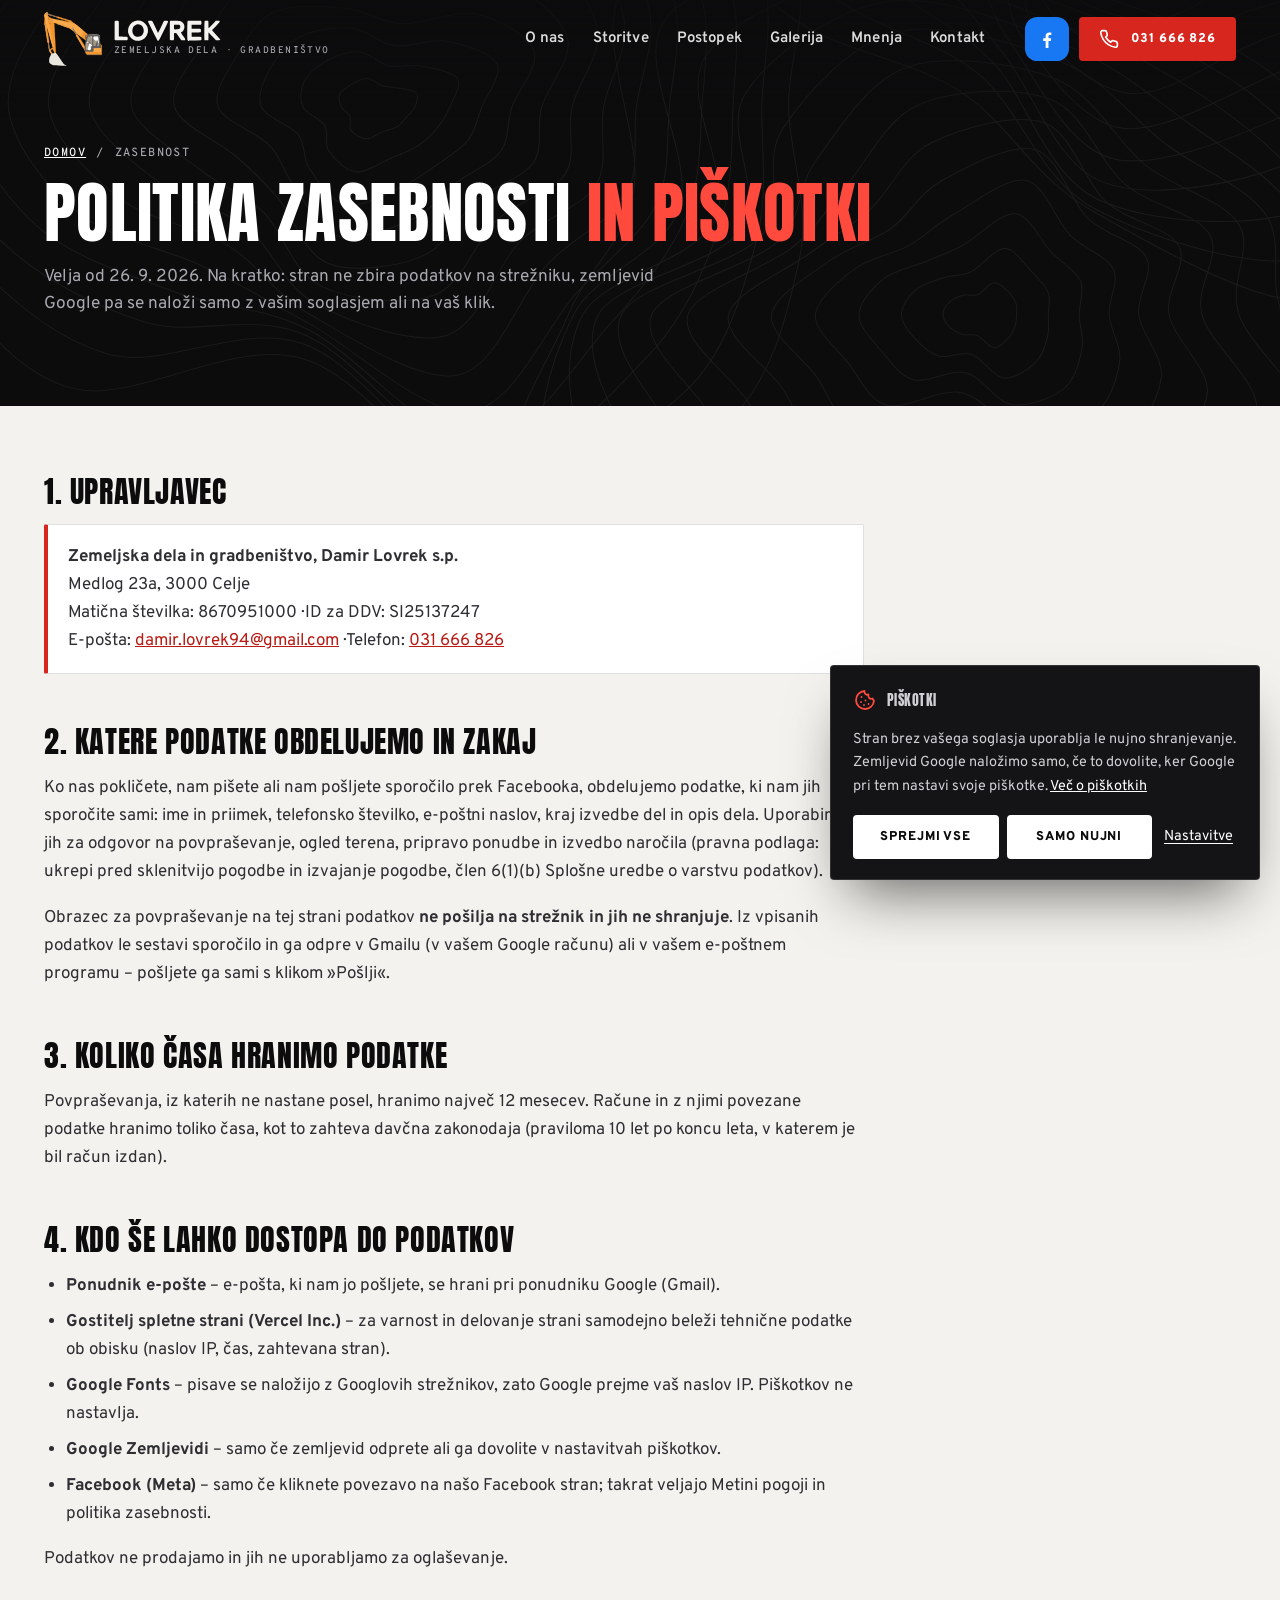
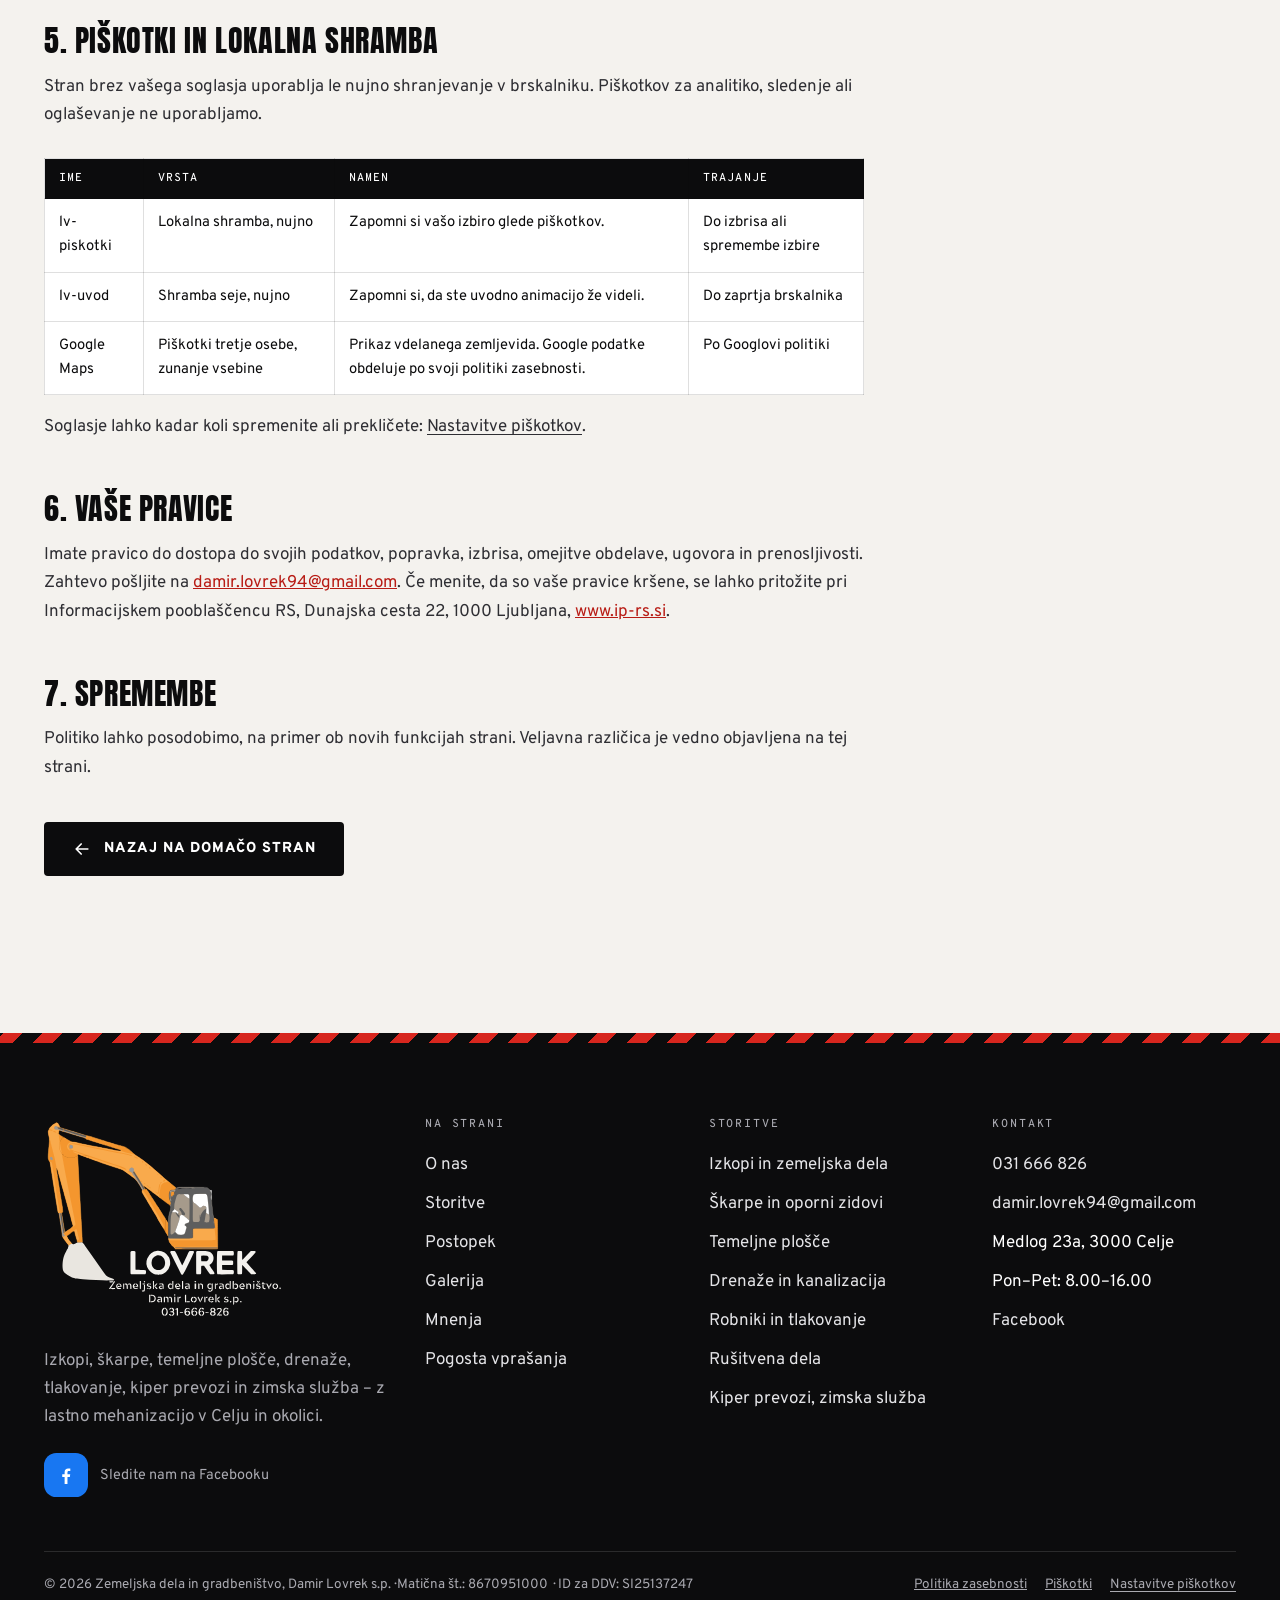
<file: zasebnost.html>
<!DOCTYPE html>
<html lang="sl" class="no-js">
<head>
<meta charset="utf-8">
<meta name="viewport" content="width=device-width,initial-scale=1,viewport-fit=cover">
<title>Politika zasebnosti in piškotki | Damir Lovrek s.p.</title>
<meta name="description" content="Politika zasebnosti in piškotkov spletne strani Zemeljska dela in gradbeništvo, Damir Lovrek s.p., Medlog 23a, Celje.">
<meta name="theme-color" content="#0C0C0D">
<meta name="robots" content="index,follow">
<link rel="canonical" href="https://www.gradbenopodjetje-lovrek.si/zasebnost.html">
<link rel="icon" href="/favicon.ico" sizes="16x16 32x32 48x48">
<link rel="icon" href="/favicon-48.png" sizes="48x48" type="image/png">
<link rel="icon" href="/favicon-96.png" sizes="96x96" type="image/png">
<link rel="icon" href="/favicon-192.png" sizes="192x192" type="image/png">
<link rel="apple-touch-icon" href="/apple-touch-icon.png">
<link rel="preconnect" href="https://fonts.googleapis.com">
<link rel="preconnect" href="https://fonts.gstatic.com" crossorigin>
<link rel="stylesheet" href="https://fonts.googleapis.com/css2?family=Anton&family=Overpass:wght@400;500;600;700;800&family=Overpass+Mono:wght@500;600&display=swap">
<link rel="stylesheet" href="assets/styles.css">
<script>
(function () {
  var c = document.documentElement.classList, rm = false;
  c.remove('no-js'); c.add('js', 'hero-go');
  try { rm = !/[?&]gibanje=1/.test(location.search) && matchMedia('(prefers-reduced-motion: reduce)').matches; } catch (e) {}
  if (rm) c.add('rm');
})();
</script>
</head>
<body>

<a class="skip" href="#vsebina">Preskoči na vsebino</a>

<svg width="0" height="0" style="position:absolute" aria-hidden="true" focusable="false">
  <defs><g id="lv-exc"><g class="lv-boom"><g class="lv-arm"><path fill-rule="evenodd" d="M137.5 106.3c-1.2.9-2.4 1.6-2.7 1.7-.5 0-6.1 3.8-8 5.5a28 28 0 0 0-10.3 15.7c-.5 2.3.8 11.4 2.6 17.8.8 2.9.8 11.2 0 18.8l-2.1 24c-.3 2.2-.7 7-.8 10.8-.4 7.9.4 11.4 3.8 16.3 1.4 2.2 1.9 3.5 2.2 5.9l.8 5.5 1 6 1 6.5 1 6.2 1 6.3 1 6.5 1 6.5 1 6.5 1 6 1 6.2 1 6.8 1 6.5 1 6 1 6.2 1 6.5 1 6.5 1 6.5 1 5.8 1 6 1 6.2 1 5.8c.3 1.3.6 3.8.8 5.5.4 3.2 1.1 5.1 2.8 6.7 1 1 1.5 2.6 2.4 9.6l1 6.9 1 6.9 2 12.9c1.5 8.6 2.1 13.1 3 21.5.9 8.1 1.1 9.4 2.2 11.2.5 1 1.3 2.3 1.6 3.1.4.7 1.1 1.6 1.5 1.9q.6.6.7 1.3 0 .6.4.7a16 16 0 0 1 2.3 3c1 1.7 2.3 3 2.7 3q.7 0 .4.3c-.7.7 4.6 7.7 5.5 7.4q.7-.4.7 1.2 0 1.5.5 1.9.5.2.5-.3t.5-.5.5.8c0 1 .3.9 2.5-1.2a8 8 0 0 1 3.8-2.3q1.5-.3 1.7-.8c0-.3-1.6-2.4-3.4-4.5l-3.2-4.2-2.9-3.8c-.8-.8-4.5-7.9-4.5-8.6 0-.4 1.3-1.8 2.9-2.9l6.2-5c4.7-4 4.9-4.1 7.8-5.9 4.6-2.8 5.2-2.6 6.3 2.2 1.5 6.5 2.3 9.5 3.8 14 .5 1.7 1 3.5 1 4q0 1 .4 1.5c.6.6 1.5 4.1 1.8 6.6l.5 2.5c.8.7 13.3.7 13.3 0q0-.8.5.1t.3-2.2c-.2-1.7-.6-8-.8-14l-1-18.5-1-17.3-1-17.2-1-18-1-18-1-18.3-1-18.2-1-18.5-1-18.8-1-19-1-19-1-20c-.3-6.7-.6-12.3-.8-12.4-.1-.2-1.6.4-3.3 1.2-6.2 3.1-8 3.5-15.9 3.4-7.9 0-11.3-.8-17.1-4.2-1.3-.8-3-1.5-3.7-1.5q-1.3 0-1.2-1.2 0-1.2-.5-1.3c-1.7 0-7.9-9.8-9.8-15.5a46 46 0 0 1 0-19.5c1.9-5.7 7.1-14 9.7-15.4.6-.4-.4-1.2-4.2-3.4a45 45 0 0 1-5.8-3.7c-.2 0-1.1-.5-1.9-1.1-1.4-1-1.5-1.3-1.5-4.2 0-3.3.9-7.7 1.7-8.3q.5-.3 4.6 1.1l3.5 1.1 3.3 1.2c.9.3.9 0 .8-3.9l-.1-4.1-5.3-1.8c-4.6-1.5-5.3-1.9-5.4-3a4 4 0 0 0-.6-1.7q-.5-.6-.5-1.6t-.7-1.7l-1.5-1.9-1.5-3a5 5 0 0 0-4-2.6c-.3.1-1.6.8-2.8 1.8m78.3 94.2q.3.5.9.5c.6 0 2.2.6 7.1 2.5l4 1.5 3.8 1.5c2.1 1.1 2.4.7 2.4-3V200h-9.3q-9.2 0-8.9.5m-76 38.4c.1 2.1.4 4.4.5 5.1.6 2.9 1.3 7 1.7 10.3l1 6.5 1 6.2c.4 3.5 1.5 10.4 2.8 17.8.5 2.4 1 5.9 1.2 7.7l1 6.5 1 6.3c.4 3.5 1.6 10.7 3 18.5.6 3 1 6 1 6.7s.3 2.8.8 4.8l1.2 7.2c.2 2.1.7 4.9 1 6.3s.7 5.2.8 8.5l.3 6-1.6 1.4-1.7 1.4 1.4 8.6 3.1 19.3 2.2 13.3 1.7 10.7c.7 4.2.9 4.2 9.1-1.3l8-5.4 3-2.5a27 27 0 0 0 3.8-3.6l1.4-1.6-1.2-3.8c-.7-2-1.3-4.1-1.3-4.5q0-.8-.5-1.7l-1-3.1-1.5-5.3c-.6-1.7-1-3.6-1-4.2s-.5-2.8-1-4.7l-4-14-4-14.1c-.6-1.7-1-3.5-1-3.9l-3-10.5-1-3.9-1-4.1-2.1-7-1.9-6.6c-.6-1.7-1-3.5-1-3.9 0-.5-.4-2.3-1-4l-4-14-7-25a179 179 0 0 1-5.5-21.3c-1.2-4.4-3.4-9-4.3-9-.6 0-.7.7-.4 3.9" style="fill:var(--lv-do,#F4962E);stroke:var(--lv-do,#F4962E);stroke-width:1.4px;stroke-linejoin:round"/><path fill-rule="evenodd" d="M137.5 106.3c-1.2.9-2.4 1.6-2.7 1.7-.5 0-6.1 3.8-8 5.5a28 28 0 0 0-10.3 15.7c-.5 2.3.8 11.4 2.6 17.8.8 2.9.8 11.2 0 18.8l-2.2 24.5c-.9 6.9-.9 18.9 0 19.8q.9.9.3-.8c-.6-2.3-.4-10.7.3-17.3l1-11.2.9-11 .9-10.2c.2-2.5.5-4.6.7-4.6.7 0 1.7 2.5 2 5.3.2 1.6.9 4.8 1.5 7l5.5 21.2 2.1 8.5a346 346 0 0 1 7.5 34.1c.5 2.1.5 2.5-.3 3.4s-.9 1.3-.4 4.4c1 5.7 2.2 13.7 2.6 17.3.3 1.9.7 3.7 1 4q.8.6.3-.7c-.2-.7-.6-3-.8-5.2l-1-6.5c-.4-2.3-1.5-10.6-1.5-12.2 0-1.3 1.4-.5 2.2 1.2 1.5 3.3 2.2 5 2.8 7.2.3 1.2.8 2.8 1.1 3.4.2.6.4 1.8.4 2.6s.2 2 .4 2.6l1.1 3.4 2.5 9.3 7 25 4 14c.6 1.7 1 3.5 1 4s.4 2.2 1 3.9l1.9 6.6 2.1 7 1 4.1c0 .7.4 1.9 3 10.2.5 1.8 1 3.7 1 4.2s.4 2.2 1 3.9l4 14.1 4 14c.5 1.9 1 4 1 4.7 0 .6.4 2.5 1 4.2l2.5 8.4q.5.9.5 1.7c0 .4.6 2.5 1.3 4.5l1.2 3.8-1.4 1.6a27 27 0 0 1-3.8 3.6l-3 2.5a133 133 0 0 1-16.3 10.1c0 1.1 1.1 1.2 2.2.2q1-1 2.3-1.6l1.7-1.1 5.8-3.9c2.9-1.9 7.1-5.1 9.3-7.1 2.2-2.1 5-4.2 6.2-4.8 3.9-1.9 4.1-3.1 2.2-11.9-.7-3.3-1.5-7.3-1.7-8.9l-1-5.3-1-4.7-1-5-1-5.1c-.2-1.5-.8-4.1-1.2-5.8s-.9-3.9-1-4.9l-.8-4.2-1-5-1-4.8-1-5-2-10-1.8-9-1.2-6-2-9.7-5-25.4-.9-5.1c-.6-2.2-1.2-5.5-1.6-7.3l-1-5.5-1.5-8-1.5-8-.9-5.2-1.6-8.5a542 542 0 0 0-4-22.5c-.6-3.1-1-6.1-1-6.9 0-.7-.5-2-1.1-3-4.5-6.6-6-11-6.3-18.7-.2-4.5 0-6.8.6-9.1q.8-3 .3-4.4a78 78 0 0 1-2.7-20.7l1.8.9 4.2 2.5 3.2 2c.5.7 3.6 2.2 3.8 1.9a22 22 0 0 0-4.6-3.1 45 45 0 0 1-5.8-3.7c-.2 0-1.1-.5-1.9-1.1-1.4-1-1.5-1.3-1.5-4.1 0-3.5 1-8.3 1.7-8.3 2-.1-6.1-2-8.5-2-4.7 0-7.1-2.6-5.7-6.1 1.5-3.8 4.6-4.8 8.3-2.6a13 13 0 0 0 4.7 1.5c2.3.3 2.5.3 2.5-.7q0-1-.5-1.3-.5-.5-.5-1.5 0-1.2-.7-1.8l-1.5-1.9-1.5-3a5 5 0 0 0-4-2.6c-.3.1-1.6.8-2.8 1.8m-18.9 19c.2 1.7 2.1 2.4 7.4 2.9l3.8.4-1.5-1.6c-1.6-1.6-3.4-2.3-7.5-2.7-2.3-.3-2.4-.3-2.2 1m12.1 3.7c-.7 1.1 4.8 4 7.6 4h1.9l-1.2-1.3c-2.1-2.2-7.5-4-8.3-2.7m11.8 6q0 .5.9.9.8.3 1.5 1.1.7 1 .6-.9c0-1.5-.1-1.6-1.5-1.6q-1.4 0-1.5.5m73.3 65.5q.3.5.9.5c.6 0 2.2.6 7.1 2.5l4 1.5 3.8 1.5q2.7 1.6 2.3-1.6l-.1-2-4-1.4a20 20 0 0 0-9.2-1.5q-5 0-4.8.5m-15.1 4.4.8 14.1 1 19 2 36.9 2 38.6 1 17.8 1 18 1 17.7 1 17.8 1 18.2 1 17.3 1 18.6c.2 6.1.7 11 1 11.5s.5.2.3-2.1c-.2-1.7-.6-8-.8-14l-1-18.5-1-17.3-1-17.2-1-18-1-18-1-18.3-1-18.2-1-18.5-1-18.8-1-19-1-19c-.4-6.4-1.4-27.2-1.5-31.4q0-1-.6-1.1t-.2 3.9m-81 11.6 1.3 2c.5.7 1 2.6 1.2 4.3l.8 5.5 1 6 1 6.5 1 6.2 1 6.3 1 6.5 1 6.5 1 6.5 1 6 1 6.2 1 6.8 1 6.5 1 6 1 6.2 1 6.5 1 6.5 1 6.5 1 5.8 1 6 1 6.2 1 5.8c.3 1.3.6 3.8.8 5.5.7 6.3 4.6 9.8 4.8 4.2a77 77 0 0 0-1.8-14l-4.6-27.5-1.2-7.7-1.1-7.8-1.1-7-1.3-9-4.3-28.7-1.2-8.3-1-6-1-6-1.2-8.2c-2.1-13.6-2.3-14.1-5.1-14.6-.9-.2-2.3-.9-3-1.6q-1.2-1.2-1-.6m23 46.3a391 391 0 0 0 2.8 18.5l1 6.2 1 6.3.9 6.2 1.1 6.8 1 6.5 1 6 1 6 1 6.2 1 6.3 1 6.2 1.1 6.3c.3 1.6.6 5.4.6 8.3s.2 5.2.5 4.9c.5-.5 0-11.5-.7-14.7-.3-1.4-.8-4.2-1-6.3a135 135 0 0 0-2-12c0-.7-.4-3.7-1-6.7-1.4-7.8-2.6-15-3-18.5l-1-6.3-1-6.5c-.2-1.8-.7-5.3-1.2-7.7-1.4-8-2.4-14.4-2.8-18-.2-2-.7-4.1-1-4.8q-.6-1.8-.3.8m52.5 150.7q-1 .4-1.9 1.6c-.4.6-1.6 1.5-2.7 2l-1.8.9 1.7-.1 1.7-.1 1 4c1.5 6.5 2.3 9.5 3.8 14a28 28 0 0 1 1.3 5.4c.7.6 1.7 4 1.7 5.6 0 2 .5 3.7 1.1 3.7.5 0 .4-.5-.4-3.9q-.3-1.1.5-1.1 1-.1 2.3-1.5c1.6-1.5 2-4.2 1-6.6-.9-2.2-2.4-8.2-3.5-13.6-2.1-10.6-2.6-11.6-5.8-10.3m-34.3 12.3q-.8 1 .4 1.2.6 0 .7.6.2.6 1.5 1.9l1.6 1.4-1.9 1.5c-1.7 1.5-2.7 1.8-4.6 1.7q-1.3.2.4 2.4.9 1.2 1 1.8t1 1.5c.6.4 1 1.2 1 1.5q0 .6.4.7a16 16 0 0 1 2.3 3c1 1.7 2.3 3 2.7 3q.7 0 .4.3c-.7.7 4.6 7.7 5.5 7.4q.7-.4.7 1.2 0 1.5.5 1.9.5.2.5-.3t.5-.5.5.8c0 1 .1 1 2.4-1.2a10 10 0 0 1 3.9-2.3q1.5-.3 1.7-.8c0-.3-1.6-2.4-3.4-4.5l-3.2-4.2-3.9-5.3c-2.8-5.1-3.6-6.7-3.3-7.5.2-1-.5-1.4-.8-.6s-3.9-1.8-4.4-3.1c-.4-1.2-2-2.7-2-2q0 .3-.9-.7t-1.2-.8" style="fill:var(--lv-lo,#F9AA4C)"/><path fill-rule="evenodd" d="M135.3 115.8c-1.4 1.1-1.5 1.5-1.5 4 0 3.8 1 4.7 5.6 4.7 1.8 0 4.2.3 5.3.7l4.3 1.3 3.3 1 3.5 1.1 3.3 1.2q1 .4.9-1.2c0-1.6.9-1.2-12.7-5.5q-2.4-.7-3.4-2.3c-2.1-3.5-.2-3.8 7.4-1.2 6.7 2.3 8.7 2.8 8.4 2.4-.1-.2-2.2-1-4.6-1.8-2.4-.7-4.8-1.6-5.3-1.9-.6-.4-2.1-.8-3.5-1a15 15 0 0 1-4.5-1.5q-3.8-2.4-6.5 0m-12.1 88c-2.4.5-2 6.7.4 7.9 1.8.9 4.4 1.1 4.4.3q0-.5.7-.5t1-.7c.3-1-.2-2.9-.7-2.5q-.5 0-.8-1.8c-.4-2.6-1.7-3.3-5-2.7m26.7 162.1-2.4.2.3 2.1.5 2.8c.2.4.5 2.4.8 4.5l.9 7.1 1 6.8 2 12.9c1.5 8.6 2 12.8 3 21.7l.9 7.3.4 2.5 2.1-.1c3.8-.2 6.2-3.3 3.6-4.7q-.9-.6-1-1.3 0-.6-.7-.7c-1.1 0-1-2.4.1-2.7q1.2-.2 0-.2-.8-.2-1.2-1.5l-.5-2c-.5-1.7-3.2-16.1-4.2-22.3l-1-6.3-1-7c-.9-7.2-1.6-11.2-2-13.3-.8-3.6-.7-4.6.8-4.9q1.2-.3 1.7 0c.3.3 1 4.2 1.7 8.7 1.9 12 4 25 5.9 35.5.8 5.1 1.6 9.9 1.6 10.6q0 1.3.5.9.4-.6-.1-3.1l-1.1-6.1-1-6-2.2-13.3-3.1-19.6c-1.6-10.1-.8-9-6.3-8.5" style="fill:var(--lv-gr,#9A9A9A)"/><path fill-rule="evenodd" d="M143.2 118.3c-.6 1.5 1.5 3.9 4.1 4.8l12.5 3.9q.2-.2.1-2.3l-.1-2.3-6.5-2.1c-8.2-2.7-9.7-3-10.1-2m8.7 248.5q-1.5.3-.4 4.9c.4 2.1 1.1 6.1 2 13.3l1 7 1 6.3a491 491 0 0 0 4.7 24.3q.7 2.5 2.5.4.9-1 .6-2.1c-.5-1.7-4.6-26.3-7.6-45.4-1.5-9.8-1.3-9.3-3.8-8.7" style="fill:var(--lv-dk,#4A4A4A)"/><g class="lv-bucket"><path fill-rule="evenodd" d="M214 450.6q-.2.4-6.5.3c-3.6-.1-6.5 0-6.5.2q-.2.2-1.7.6c-.9.2-2.9 1.2-4.4 2.2q-4.9 3.5-8.2 1.5c-2.2-1.3-5.6-.4-8.3 2.2-2.1 2.1-2.4 2.2-2.4 1.2q0-.8-.4-.8-.5.2-.5 2-.1 2-.5 2.7a10 10 0 0 0-1.1 3.4q-.6 2.9-2.3 4.9a11 11 0 0 0-1.7 2.7c0 .4-.6 1.8-1.3 3.1a110 110 0 0 0-6.6 14.2c-4.4 13.4-5.3 33.1-2 41.9 1.9 5.2 9.1 11.2 20.3 16.9 10.3 5.3 17.4 6.8 36.6 7.7l19.5 1 37 2 13.1.7q2 .3 1.9-.5c0-.6 1.6-.7 9.2-.7 6.5 0 9.3-.2 9.6-.6.8-1.2-2.7-3.3-9.1-5.4-11.9-3.9-13.5-5.2-22.9-18.8l-10.6-15.3a3089 3089 0 0 0-40.8-58.1c-3.2-5.1-9.4-12.4-9.4-11.2" style="fill:var(--lv-bk,#0B0B0B)"/></g></g><path fill-rule="evenodd" d="M160 125.9v3.9l2.1.7 3.9 1.1 2.8.9 3.2 1 6.8 2 3.2 1 5 1.5 5 1.5 3.3 1 3.2 1 3.3 1 3.2 1 3.5 1 3.5 1a41 41 0 0 1 11.9 4.5c.2.9 3.7 3 5.1 3l2.1.4 6.4 2.1 11 3.5 11.3 3.5 6.2 2 15.8 5c.9.4 3 1 11.2 3.5l4.8 1.5c.5.3 2 .7 3.2 1l3.3 1 6.2 2 8 2.5 4.9 1.5c5.8 1.8 4.1 5-2.3 4.3A143 143 0 0 1 309 185l-4.2-1-4.3-1-4.5-1-6.2-1.2-7-1.3-5-1-4.8-.9-4.2-.9-4-.7-3.3-.6c-.4-.2-2.4-.6-4.5-.9l-5.7-1-4.8-1-6.7-1.3-6.5-1.3-4.8-.9-4.7-1-4.8-1-4-.8-3-.7-4.2-1-5.8-1.4a91 91 0 0 0-13.5-2.4 21 21 0 0 1-7.6-1.8l-1.6-.9c-.2 0-4.4-2.5-9.5-5.5s-9.5-5.5-9.9-5.5c-2 0-8.1 9.2-10.2 15.5a46 46 0 0 0 0 19.5c1.9 5.7 8.1 15.5 9.8 15.5q.5.1.5 1.3 0 1.3 1.2 1.2c.7 0 2.4.7 3.7 1.5 5.8 3.4 9.2 4.2 17.1 4.2 7.9.1 9.7-.3 15.9-3.4 3.1-1.5 3.1-1.5 3.1-3.6 0-3.4 1.2-3.7 6.1-1.6 6.5 2.9 6.5 2.9 17 2.9h9.9v3.7c0 3.4.1 3.8 1.1 4.1l3.8 1.2 5.5 2 3.9 1.5c.5.3 3.1 1.1 5.7 2l5.9 2c2.5 1.1 3.4 1.4 4.4 1.7 1.8.5 9.2 3.1 9.5 3.5q.4.3 1.3.3a1638 1638 0 0 0 37.2 12.5c15.8 5.2 21.2 7.2 21.6 8.1q.2.3.6.4c.4 0 17.7 12.6 21.3 15.4l2.2 1.6 4.6 3.5q.4 0 1 .6l2.9 2.4a83 83 0 0 1 14.5 19.1c1.6 2.9 2.7 5 4.2 7.4 3.2 5.5 3.5 6.5 2.9 7.6-1 1.5-.3 5.2 1.4 8.2l2.1 3.7 2.4 4c1 1.5 2 3.1 2.1 3.5l1.6 2.8a197 197 0 0 1 8.2 13.8q.6 1.3 1.1 1.7t1.1 1.6l1.9 3.4 1.7 3 2 3.1q1.8 2.9 4 6.9l2.4 3.8c1.1 1.6 1.9 3 1.9 3.2 0 .1.8 1.5 1.9 3.1l2.4 3.9 3.8 6.5c.7 1.1 1.6 2.9 2.1 4 1.7 3.8 2.1 4.5 3.4 6.5 1.1 1.7 2.3 3.7 4.1 7l2.4 3.8a92 92 0 0 0 4.7 7.5c1.6 2.3 3.6 5.5 4.5 7.2a76 76 0 0 0 4.2 7.4c.3.3.5-6.8.5-17.8 0-15.1-.1-18.4-.7-18.9a55 55 0 0 0-7.4-12.1c-1-1.6-1.9-3-1.9-3.2 0-.1-1.3-2.3-3-4.8s-3-4.7-3-4.9q0-.4-1-1.2-.9-.9-1-1.3 0-.7-6.1-9.6l-1.9-3.3q0-.6-1-1.3-.9-1-1-1.4c0-.3-1.3-2.5-3-5a58 58 0 0 1-3.8-5.9q-.7-.8-1.2-1.7l-4-6.3-5.2-8q-.7-.6-.8-1.1c0-.2-1.3-2.4-3-4.9s-3-4.7-3-5q0-.4-1-1.2-.9-.9-1-1.5c0-1.7-1.9-3-4.3-3q-2.4 0-2.3-.6c0-.3-.9-2.4-2.2-4.5-2.5-4.5-2.7-5.4-1.1-4.9 1.1.3 5.3 3 5.9 3.7l3.6 2.6 4 3 2.4 1.9 2 1.5 2 1.5 2 1.5 2 1.5 2 1.5 2 1.5 6.5 4.8 3.5 2.7 2 1.5 5.2 4 10.8 8.2 12.4 9.5c1.8 1.3 3.1 2.2 2.9 1.9q-.3-.5.2-.6t.5.7q.1.6 1.5 1.7 1.4 1 1.5.6 0-.5.5-.2t.5 1.2.8 1.2q.6.3.4-.2t.2-.5c1.6 0 2.7-7.9 1.3-9.7q-.6-1-.7-2.4 0-1.6-1-1.8t-1-1.6c0-.8-.5-2.8-1-4.6-1.2-3.6-1.3-13.6-.1-15.1.4-.4.8-2 1-3.6q.3-2.8 1-3.1.8-.2 1.2-.8c.5-.7 1.7-.9 7.3-1.1 6.1-.1 6.6-.3 6.6-1.8a3 3 0 0 1 1-2c1.6-1.4 1.2-2.6-1.6-4.8l-5.2-4.2-6.3-5.1-3.9-3.3-5-4-6.2-5-6-5.2-6-5.2L430 246l-4.3-3.7-3.7-3.3-3.7-3.3-3.3-2.7-6-5-4-3.3-12.7-10c-7.7-5.6-10.3-7.4-15.9-11.1l-7.8-5.1c-.9-.5-9.1-7.4-10.6-9-3.8-4-13.1-11-17.8-13.4-2.8-1.4-10.1-3.7-18.2-5.6-3.7-.8-7.3-1.8-8-2l-5-1.5c-4.8-1.3-12.5-3.7-18.2-5.6l-6.3-1.9-2.7-1-7.8-2.5-9.5-3-11-3.5-9.2-3-3.3-1-3.5-1.1c-.7-.2-3.6-.9-6.5-1.4a103 103 0 0 1-13-3.5l-16.7-5.1-6.3-1.9-6.5-2-6.5-2-6.5-2-9.9-3-5.1-1.5c-.3 0-.5 1.6-.5 3.9m313.6 177.5q-1.2.4-1.9 1.6-.6 1-.7.8 0-.4-.5.2c-.5.8-.7 16.9-.2 18.2s1.2.4 1.2-1.7q-.1-4.3 2.6-4.8c2.4-.5 5.9-3.1 5.9-4.4q0-1.1.8-2.5c.9-1.8.9-5.3-.1-6.7-.8-1.1-4.3-1.5-7.1-.7" style="fill:var(--lv-do,#F4962E);stroke:var(--lv-do,#F4962E);stroke-width:1.4px;stroke-linejoin:round"/><path fill-rule="evenodd" d="M226.9 142.6c.4.5 1.7.9 3 1.1q4.3.3 9.1 1.9l9 2.9 7.8 2.5 3.2 1 3.3 1 4.7 1.5 4.8 1.5 23.2 7.5 4.8 1.5 3.2 1 3.3 1 3 .9 5.5 1.5c3.1.9 8.8 2.3 14.7 3.7a42 42 0 0 1 8.8 2.9 65 65 0 0 1 18.7 13.5c7 6.2 7.2 6.4 6.9 6.7-.1.2-1.3 0-2.5-.4l-5.1-1.3c-7.4-1.5-15.3-3.2-18.3-4.1l-6.1-2.1c-4.1-1.4-4.4-1.6-4.4-2.9 0-1.5-1.9-3.3-4-3.7-2.4-.5-5.3-1.4-5.7-1.8q-.6-.3-1.9-.4-1.2 0-1.6-.5t-1.5-.5-1.5-.5-1.5-.5-1.5-.5-1.8-.5-1.7-.5-1.3-.5-1.9-.5l-3.1-1-6.2-2-12.9-4q-.9-.5-1.9-.5t-1.2-.5q-.4-.5-1.8-.5t-1.7-.5q-.4-.5-1.5-.5t-1.5-.5-1.3-.5-1.9-.4q-1.1-.6-9.6-3.1c-1.2-.4-2.5-.9-2.7-1.1q-.6-.3-1.6-.4c-.6 0-1.8-.3-2.6-.6a31 31 0 0 0-7.8-2.4q-.7 0-.8-.5t-1.5-.5-1.7-.5-1.5-.5-1.5-.5-1.8-.5-1.7-.5q-.4-.5-1.4-.5c-1.4 0-4.4-1.1-4.4-1.6q0-.3-.7-.4-.7 0-1-.6-.1-.7-.3.1c0 .9 3.5 3 5 3l2.1.4 6.4 2.1 6.3 2c.9.4 3.3 1.1 11.2 3.5l4.8 1.5 6.2 2 15.8 5c.9.4 3 1 11.2 3.5l4.8 1.5c.5.3 2 .7 3.2 1l3.3 1 6.2 2 8 2.5 4.9 1.5c5.8 1.8 4.1 5-2.3 4.3A143 143 0 0 1 309 185l-4.2-1-4.3-1-4.5-1-6.2-1.2-7-1.3-5-1-4.8-.9-4.2-.9-4-.7-3.3-.6c-.4-.2-2.4-.6-4.5-.9l-5.7-1-4.8-1-6.7-1.3-6.5-1.3-4.8-.9-4.7-1-4.8-1-4-.8-3-.7-4.2-1-5.8-1.4a91 91 0 0 0-13.5-2.4 21 21 0 0 1-7.6-1.8l-1.6-.9c-.2 0-4.5-2.5-9.6-5.6s-9.4-5.4-9.5-5.3 1.1 1 2.8 2 3 1.8 3 2q0 .3.4.4a56 56 0 0 1 9.6 5.5l2.6 1.5q4.7 2.4 2.3 2.5c-4.3 0-10.4 7.6-10.4 12.8 0 4.9 4.7 11.2 8.4 11.2 2 0 2-1.9 0-2.8-.6-.2-1.3-1.2-1.7-2.2s-1.2-2.6-1.9-3.7c-1.5-2.2-1.6-3.6-.6-5.9 2.4-5.7 10.1-7.7 20.8-5.4l7.3 1.5a1442 1442 0 0 0 35 7l10 2 19.7 4 18.8 3.8 8.5 1.7 6 1.2 4 .8 5 1 9.7 2c7.5 1.6 8.5 1.8 18 3.5 12.6 2.2 21.5 5.1 21.5 6.8q0 1.3-5-.2c-7.6-2.3-17.5-4.6-25.9-6.1l-5.5-1-5.6-1a497 497 0 0 1-29-5.5l-9.7-2.1-7-1.5-4.3-.8-7.2-1.5-32-6.6-6-1.2-6.5-1.3-5-1-7.5-1.5-7.3-1.5q-11.7-2.8-15.2 1c-.9.9-.8.9 1.9.8s3 .1 4.3 1.6c3.2 3.6 1.4 7.9-3.6 8.4-3 .3-3.4.8-2.3 2.4.7.8 10.7 4.2 105.7 36l20 6.8 5.7 2a396 396 0 0 1 22.7 7.8c3.7 1.5 6.6 3.9 7.1 5.9q.3 1.3.1 1.5a32 32 0 0 1-4.9-2.2l-7-3.2-3.7-1.5c-3.4-1.5-12.4-4.8-18.5-6.8l-9-3-6-1.9A793 793 0 0 1 260 212l-8.5-3-11.5-4-5.1-1.8c-.8-.3-.9 0-.9 2 0 1.9.2 2.3 1.1 2.6l3.8 1.2 5.5 2 3.9 1.5c.5.3 3.1 1.1 5.7 2l5.9 2c2.5 1.1 3.4 1.4 4.4 1.7 1.8.5 9.2 3.1 9.5 3.5q.4.3 1.3.3a1638 1638 0 0 0 37.2 12.5c15.8 5.2 21.2 7.2 21.6 8.1q.2.3.6.4c.4 0 17.7 12.6 21.3 15.4l2.2 1.6 4.6 3.5q.4 0 1 .6c1.5 1.4 5.1 4.1 4.5 3.3q-.5-.8-.3-1.6t-.1-1.2l-1.2-1.7a30 30 0 0 0-5.8-7.4c-.9-.5-1.1-.9-.9-2.1.4-1.8-1.7-4.7-4.1-5.7-3.3-1.4-4.2-.6-1.8 1.5q1.5 1.3.7 1.9c-.6.6-2.1-.3-2.1-1.4q-.1-.6-1.9-1.3c-3.7-1.5-4.7-4.1-1.3-3.5l1.8.3-.3-2.3c-.8-5.5 3.2-9.2 8.5-7.8 3.3.8 4.6 2.5 4.8 6.3 0 2.3.3 3.3 1 3.9q.8.8.9 1.3l2.8 4.8 3.9 6.1 3.2 4.9c1.2 1.7 2.1 3.3 2.1 3.4s.7 1.3 1.6 2.4 2 2.7 2.3 3.4c.5 1.2.7 1.4 1.6.9 1.1-.6 3.9 1.4 3.3 2.4-.5.8-1.9.8-2.7 0s-.3 1 .6 2.1c.4.4 1.4 2.1 2.3 3.7 3.3 5.4 3.7 6 4.9 6.2 1 .1 5.3 2.6 6.1 3.6l3.6 2.6 4 3 2.4 1.9 2 1.5 2 1.5 2 1.5 2 1.5 2 1.5 2 1.5 6.5 4.8 3.5 2.7 2 1.5c1.9 1.3 2 1.4 6 4.7 1.5 1.2 2.8 2.1 3 2q0-.3-1.3-1.5l-2-1.7q-.6-.6-.5-1.9l.5-5.3q.4-5.8 1.8-11.5l1-6c1.2-8.3 3-12.1 6.9-14.4 2.9-1.8 5.5-2.7 14.8-4.7.9-.1 6 3.2 7.6 5 .2.4 1.7 1.6 3.2 2.8l7.9 6.4c2.8 2.3 5.1 3.9 5.1 3.7 0-.3-1.2-1.4-2.6-2.5l-5.2-4.2-6.3-5.1-3.9-3.3-5-4-6.2-5-6-5.2-6-5.2L430 246l-4.3-3.7-3.7-3.3-3.7-3.3-3.3-2.7-6-5-4-3.3-12.7-10c-7.7-5.6-10.3-7.4-15.9-11.1l-7.8-5.1c-.9-.5-9.1-7.4-10.6-9-3.8-4-13.1-11-17.8-13.4-2.8-1.4-10.1-3.7-18.2-5.6-3.7-.8-7.3-1.8-8-2l-5-1.5c-4.8-1.3-12.5-3.7-18.2-5.6l-6.3-1.9-2.7-1-7.8-2.5-9.5-3-11-3.5-9.2-3-3.3-1-3.5-1.1-5.2-1.2-5-1q-1.3-.5-.4.4M149 165.2c-1.8 8.6.6 20.1 5.6 26.8l1 1.2-.3-1.2-2.3-12.5q-2.1-12.2-2.9-15.5l-.4-1.7zm39 23.2q.1 1.1 7.4 4.3l4.9 2.1.2 3.2q.4 4.1.4.9c.1-3.6 1.3-3.9 6.2-1.8 6 2.7 7.1 2.9 12.4 2.8l5.3-.1-4.8-1.7-6.2-2.1c-1.8-.5-14.6-4.9-16-5.5-4.8-1.9-9.8-3-9.8-2.1m175.5 14c0 1.3 7.1 5.3 10.4 5.8q4 .8 0-2.2c-3.2-2.3-10.4-4.8-10.4-3.6m23.5 14.5c0 1.3 1.9 3.1 3.3 3.1q2.2 0 .2-2.7c-1.3-1.5-3.5-1.8-3.5-.4m10 7.9c0 .8 1.6 3.2 2.5 3.7 2.7 1.4 3.4-.2 1-2.5-1.2-1.3-3.5-2.1-3.5-1.2m10.5 8.7c0 1.8 2.5 4.5 4.2 4.5 1 0 .1-3.1-1.2-4-1.5-1-3-1.3-3-.5m24.8 20.8q-.9.9.7 1.7 2 1 1-1-.9-1.6-1.7-.7m8.1 7c-.5.4.5 2.3 1.6 3.1 1 .7 3 .8 3 .1 0-2-3.5-4.4-4.6-3.2m10.1 8.8q-.1.7-1.5 2.2c-1.9 2.2-1.9 2.7-.1 2.7 4.1 0 6.9-2.7 4.8-4.7-.9-.9-3.2-1.1-3.2-.2m-9.2 6.8q-.8 1.1-1.1 2.8t-.7 1.8c-.6 0-2.3 3-2.7 4.8a87 87 0 0 0-1.7 12.7c-.5 5.3-1.6 8.5-3.2 8.5q-.8 0-.9-.5t-.9-.8l-2.3-1.3c-3.9-2.8-.4 1.5 4.1 5 3.2 2.4 3.6 1.7 5-7.4l1.9-10.8 1.2-6.9c.4-2.8.6-3.5 2.2-4.8 2-1.8 2.5-4 .9-4a3 3 0 0 0-1.8.9m-48.2 3.4q.3.9 1.8 1.8c2.4 1.3 3.1.4 1.1-1.3-1.8-1.5-3.2-1.7-2.9-.5m7.9 6q.6.6 1.2.7t1.4 1.5 1.9 1.5q.9 0 1 .4t1.2.8q1 .3 1.8 1.5c.8 1.5 2.5 1.8 2.5.4 0-.8-3.5-3.1-4.8-3.1q-.6 0-1.1-1.2a7 7 0 0 0-2.6-2.2q-3.7-2-2.5-.3m-6.5 10.8c0 .2 1.2.4 2.7.4h2.7l2.2 3.5 7.7 12 19.1 29.6 4.6 7.2c0 .2 3.3 5.3 11.3 17.5l4.7 7.4 2.1 3.4c1 1.6 1.9 3.2 1.9 3.5 0 .4.6 1.5 1.3 2.4q1.1 1.6 1.2.9t-.7-1.4a55 55 0 0 0-7.4-12.1c-1-1.6-1.9-3-1.9-3.2 0-.1-1.3-2.3-3-4.8s-3-4.7-3-4.9q0-.4-1-1.2-.9-.9-1-1.3 0-.7-6.1-9.6l-1.9-3.3q0-.6-1-1.3-.9-1-1-1.4c0-.3-1.3-2.5-3-5a58 58 0 0 1-3.8-5.9q-.7-.8-1.2-1.7l-4-6.3-5.2-8q-.7-.6-.8-1.1c0-.2-1.3-2.4-3-4.9s-3-4.7-3-5q0-.4-1-1.2-.9-.9-1-1.5c0-1.8-1.9-2.9-4.7-3-1.5 0-2.8.1-2.8.3m-6.5 3.5c-.8 1.9-.2 5.1 1.5 8.2l2.1 3.7 2.4 4c1 1.5 2 3.1 2.1 3.5l1.6 2.8a197 197 0 0 1 8.2 13.8q.6 1.3 1.1 1.7t1.1 1.6l1.9 3.4 1.7 3 2 3.1q1.8 2.9 4 6.9l2.4 3.8c1.1 1.6 1.9 3 1.9 3.2 0 .1.8 1.5 1.9 3.1l2.4 3.9 3.8 6.5c.7 1.1 1.6 2.9 2.1 4 1.7 3.8 2.1 4.5 3.4 6.5 1.1 1.7 2.3 3.7 4.1 7l2.4 3.8a83 83 0 0 0 9.1 13.4q.6.1-.1-.6-.6-.9-.4-1.4c1.2-1.8-1.9-11.7-5.3-17l-1.7-2.7a55 55 0 0 0-3.5-6q-.6-1-.7-1.8c0-.4-.8-1.9-1.7-3.4l-1.8-2.8-5.6-9.4-11.4-18.9-5-8.2-11.9-20.5-2.1-3.6c0-.5-9.2-14-10.2-15l-1.1-1zm59 26.9q1.6 1.3 2 1.2c.3-.3-2.6-2.7-3.2-2.7q-.4.1 1.2 1.5" style="fill:var(--lv-lo,#F9AA4C)"/><path fill-rule="evenodd" d="M160.1 122.2c.1.2 10.2 3.4 22.4 7.1l31.3 9.6q13.4 4 10.5 2.6l-4.3-1.4-8.5-2.6-10.2-3.1-6.3-1.9-6.5-2-6.5-2-6.5-2-9.9-3q-6.5-2-5.5-1.3m-.1 6.2c0 1.5 0 1.5 6 3.2l2.8.9 6.7 2 3.3 1 3.2 1 5 1.5 5 1.5 3.3 1 3.2 1 3.3 1 3.2 1 3.5 1 3.5 1 7.1 2.3c4.5 1.5 4.9 1.5 4.9.7q.1-.9 1-1.5t1-1q0-.6-.8-.1c-.9.5-3.8-.2-16.9-4l-11.8-3.4-6.5-2-8-2.5-8-2.5c-5.6-1.7-11.7-3.7-13.1-4.3q-1-.5-.9 1.2m20.3 41c-1.9.3-2 .5-2.4 2.5-.2 1.3-.2 3.4 0 4.8l.4 2.6 3.5-.1c3.3 0 3.7-.1 4.9-1.5 3.7-4.2-.2-9.3-6.4-8.3m175.5 65.4c-2.7.6-5.3 3.8-5.3 6.5 0 1.1 2 5.2 2.5 5q.4-.2 1 .4t1.9 1c2.1.6 4.1 3.2 4.1 5.3 0 1.4.4 2.1 2 3.5q1.8 1.6 2 2.4 0 .6.7.9t1.1 1.4 1.3 2.2q1 1 .7 2.2c-.2.8.4 1.9 2.4 4.4a161 161 0 0 1 10.8 15.6l3.9 7 4 6.8q.4.7 1.8.1c1.5-.6 1.6-1.1.4-2.9l-2.5-3.8-4.1-6.8-5.5-9-7-11.5-5.6-9.2-2.9-4.6c-1.9-2.8-2.3-4.3-1.2-5.4 1.4-1.4 2.1-.8 5.1 4 10 16 12.6 19.9 12.6 18.9q0-.6-1-1.7-.9-1-1-1.7t-1-1.5-1-1.5q0-.7-1-1.5-.8-.9-1.2-2.1-.3-1.1-.7-1.2-.5-.1-1.1-1.5t-1-1.5-.8-1.1-1.1-2q-1.3-1.4-2.8-4.7c-.4-.8-1.1-1.8-1.5-2.2q-.9-.5-.8-3.7c0-2.7-.2-3.3-1.4-4.4s-4.7-2.5-5.6-2.3zm26.6 39.5 3.2 5.3a241 241 0 0 1 8.2 14.1q1.4 1.8-.2 3.5-1.3 1.5.3.1 1-.9 1.1-1.6a113 113 0 0 0-11-19.9q-.1-.7-1.1-1.6-1.4-1.4-.5.1" style="fill:var(--lv-gr,#9A9A9A)"/><path fill-rule="evenodd" d="M160 124.7c0 1.9.2 2.2 1.4 2.7 1.9.8 6.5 2.3 12.6 4.1l8 2.5 8 2.5 6.5 2 23.4 6.7c4.9 1.3 5.7 1.1 6.2-1.1q.5-1.7-2.1-2.2l-10.2-3-52.9-16.2c-.8-.2-.9.1-.9 2m202.2 121.6q-1.5 1.5 1.3 5.4l2.9 4.6 5.6 9.2 7 11.5 5.5 9 4.3 7c2.9 4.9 3.4 5.4 4.7 4.3q1.8-1.6.3-3.6l-3.2-5.5-6-10.2a262 262 0 0 0-8-13.2L366 248.1c-1.7-2.8-2.4-3.1-3.8-1.8" style="fill:var(--lv-dk,#4A4A4A)"/></g><g class="lv-body"><path fill-rule="evenodd" d="M594.6 384.3c-.1 2.1.1 4.1.4 4.7s.8 4 1 7.6c.3 3.6.7 6.8.9 7.1.7.8 1.1 4.6.6 5.4-.4.5-5.7.7-30.9.8-29.9.1-30.5.1-31.5 1.2-1.1 1-1.1 1.2-1.1 13.3l.1 12.3-1.2.9c-1.9 1.4-2.5 1.4-36.4 1.3l-32.3-.1.3 3.1q.3 3 1 3.6.9.5.2.9-1.3 1 5.5 9.6c4.5 5.6 6.3 7.4 8.9 8.6 1.4.7 2 1.4 2.5 3l.7 2.2 61.4.1c58.1.1 61.3.1 61.3-.8.4-17.7-.2-83.4-.6-84l-2.9-1.8c-1.2-.5-2.5-1.2-2.7-1.6-.3-.3-1.6-.7-2.8-.8l-2.3-.1-.1 3.5M456 403.5v18l2 3.1 2 3.2 1.8 2.8c1.7 2.6 1.7 2.6 1.8 1.1.3-3.4.1-37-.2-36.6-.2.3-1.8-1.7-3.6-4.5a36 36 0 0 0-3.6-5.1c-.1 0-.2 8.1-.2 18" style="fill:var(--lv-do,#F4962E);stroke:var(--lv-do,#F4962E);stroke-width:1.4px;stroke-linejoin:round"/><path fill-rule="evenodd" d="M595 381.9c.2 1 .6 1.2 3.3 1.3 3.3.2 5.9 1.3 6.7 2.8s.7 78.8-.1 78.2c-.6-.5-23.3-.5-99.8-.3-18.1.1-24.9 0-25.4-.4q-.6-.6-.7-.3c0 .2-1.1-.8-2.5-2.2a11 11 0 0 1-2.5-3q0-.4-1-1t-1-1.1q0-.6-1-1.3-.9-.6-1-1.3t-.6-1.1c-.9-.6-3.4-4.4-3.4-5.1q0-.5-.5-.6c-1.2 0 1.2 3.8 6.5 10.5 4.4 5.4 5.5 6.4 8.1 7.6q1.9.9 2.4 2.8c.8 2.4 1 2.7 1.5 2.3q.4-.3-.2-1c-.5-.4-.8-1.3-.8-1.9v-1.2l9.4-.2 61.5-.2 52.1.1v-39.8c0-44.7.4-40.6-3.8-42.3a7 7 0 0 1-2.4-1.5c-.3-.3-1.6-.7-2.8-.8-2.2-.1-2.3-.1-2 1m-139 3.9c0 .2 1.5 2.6 3.3 5.3 3 4.7 4.1 5.6 4.6 3.9q.2-.9-.3 0c-.4.5-1.3-.5-3.8-4.4-3.1-4.7-3.8-5.6-3.8-4.8m81 24.6c-2.4.3-2.5.9-2.5 13.9v12.1l-1.2 1.3q-1.2 1.3-2.9 1.4c-3.6.1-65.7-.2-65.9-.4-.3-.1-.1 4 .3 5.7q.2 1.3.8.7c.5-.5 17.5-.6 65.6-.6 49 0 65.5-.2 66.8-.7 3-1 3.1-2.3.8-18.3l-1.1-10.2-.4-5h-29.5zM456 421c0 .3.9 1.9 2 3.6l2 3.2 1.8 2.8q1.8 3 1.7 1.5 0-1-.5-1.1t-.9-1.5q-.6-1.4-1-1.5t-1-1.5-1-1.5q-.5-.1-.9-1.1c-.4-1.4-2.2-3.8-2.2-2.9m60.4 48.4h5.2c1.5-.1.3-.2-2.6-.2s-4.1.1-2.6.2m40.5 0h14.2c3.9-.1.7-.2-7.1-.2s-11 .1-7.1.2" style="fill:var(--lv-lo,#F9AA4C)"/><path fill-rule="evenodd" d="M490.9 465.4c-7.8.1-7.9.1-7.9 1.2 0 2.5-3.2 2.4 61.8 2.3l61-.1v-3.5h-53.5z" style="fill:var(--lv-dk,#4A4A4A)"/></g><g class="lv-cab"><path fill-rule="evenodd" d="M494.2 291.5q-7.5.8-8.3 3.1-.5 1.2-1.2 1.6-.6.3-.7 1.6c0 1.6-.5 1.8-6.6 1.9-5.6.2-6.8.4-7.3 1.1q-.4.6-1.2.8t-1 3.1c-.2 1.6-.6 3.2-1 3.6-1.2 1.5-1.1 11.5.1 15.1a26 26 0 0 1 1 4.6q0 1.5 1 1.6t1 1.8q0 1.4.7 2.4c1.4 1.8.3 9.7-1.3 9.7q-.3.1.4 1.6c1.1 2.2.6 8.8-1.1 14.4-4.7 15.4-4.9 16.9-4.9 50.5 0 15.3.2 28.1.4 28.4.3.5 8.5.6 33.1.6 34.2 0 35.3-.1 36.5-2.1.2-.3.3-6 .2-12.7 0-11.9 0-12.1 1.1-13.1 1-1.1 1.6-1.1 31.5-1.2 25.2-.1 30.5-.3 30.9-.8.5-.8.1-4.6-.6-5.4-.2-.3-.6-3.5-.9-7.1-.2-3.6-.7-7-1-7.6a16 16 0 0 1-.5-4.7c.1-1.9-.2-5.2-.6-7.3-1.4-6.6-2.3-14.2-3.4-26.7-.3-3.6-.8-8-1.1-9.8s-.6-11.6-.8-21.9l-.2-18.6h-1.9c-1.7 0-2.3-.4-4.8-3a14 14 0 0 0-10.3-5.2c-4.7-.4-73.7-.7-77.2-.3m-.1 2.1c-1.7.6-4.6 2.9-4.6 3.8q.2.4 2.6-.2c7.5-2 20.2-3.2 32.6-3.2 4.5 0 7.3-.2 7.3-.5 0-.7-35.7-.6-37.9.1m-20.5 9.8q-1.2.4-1.9 1.6-.6 1-.7.8 0-.4-.5.2c-.5.8-.7 16.9-.2 18.2s1.2.4 1.2-1.7q-.1-4.3 2.6-4.8c2.4-.5 5.9-3.1 5.9-4.4q0-1.1.8-2.5c.9-1.8.9-5.3-.1-6.7-.8-1.1-4.3-1.5-7.1-.7" style="fill:var(--lv-dk,#4A4A4A);stroke:var(--lv-dk,#4A4A4A);stroke-width:1.4px;stroke-linejoin:round"/><path fill-rule="evenodd" d="M494 291.5c-4 .5-7.6 1.6-7.9 2.6q-.4.8.5 0a23 23 0 0 1 12.2-1.8c-5.9.7-9.8 2.8-9.8 5.3 0 1.1-.4 1.1 4.6-.1a177 177 0 0 1 32.4-3l15.4-.7c.5-.5-1.3-.8-7.6-1.2-5-.4-.9-.5 16.7-.4 22.7 0 23.3.1 25.6 1.1 3.8 1.8 6.5 4.7 9.1 9.7 2.6 5.1 3 8.4 1.6 12.5-1 2.8-1 5.4.2 11.6s1.6 10.3 3.3 27.1q2.5 25.5 4.3 27.6.5.4.2-.5a186 186 0 0 1-4.3-30.5c-.8-9.3-1.5-15.1-2.3-20-1.5-9-1.7-11.2-1.1-13.7 1.3-5.8 1.1-9.2-.8-13.3-3.3-7.2-8.6-11.5-14.9-12-5-.5-73.8-.7-77.4-.3m.1 2.1c-1.7.6-4.6 2.9-4.6 3.8q.2.4 2.6-.2c7.5-2 20.2-3.2 32.6-3.2 4.5 0 7.3-.2 7.3-.5 0-.7-35.7-.6-37.9.1m-9.3 2.4q-.8.9-.7 1.8.1 1.2 1-.8 1.7-2.9-.3-1m-1.4 3.3c-.2.1-2.7.3-5.7.4-5.9.2-7.1.4-7.6 1.1q-.4.6-1.2.8-.9.4-.9 1.9t.4 1.3c.2-.1.4 5.1.5 11.5q.2 11.9-.4 11.5-.5-.2-.5.6 0 1 1 1.2t1 1.8q0 1.4.7 2.4 1 1.5.3-.8c-.7-2.3-.6-2.5.2-2.5q1.8-.1.6-2.1-.7-1-.4-2.6.3-1.4-.3-1.1-.5.1-.8-.5a110 110 0 0 1 .2-18.2q.5-.6.5-.2.1.3.8-.9c1.2-2.2 7.5-2.8 8.9-.8l.8 1.1v-1.1q0-1 1.1-1.2c1-.1 1.2-.5 1.2-2 .1-2 0-2.1-.4-1.6m-16.8 9.6a61 61 0 0 0 .2 14.2q.5 1 .5-7.1c0-4.4-.1-8-.2-8zm13.9 2.4c-.6 1.6-.7 3.1-.1 2.4.5-.5 1.2-3.7.8-3.7zm62.1-.7c-1.8.2-3.8.8-4.6 1.2-3.7 1.9-4.9 7.8-4 19.2.5 5.2.6 14.2.3 31.6-.3 30.5-.6 29.4 7.5 29.4 11.4 0 13.6-1.7 12.6-9.9-.6-4.4 0-12.5.9-12.1.2.1.5 1.3.5 2.5.1 4.2.2 5.1.7 4.8q.5-.5.5-1.7c0-6.4 7.2-17.2 13.4-20.5 2.9-1.5 2.8-1.5 2.4 1.8-.2 1.6-.5 4.9-.6 7.4-.1 2.4-.3 5-.5 5.7-.3 1.4-1 5.4-1.7 10.5l-1 5.5c-1.7 6.7-1.3 7.2 5 7.2 4.4.1 6.5-.7 7.3-2.6a41 41 0 0 0 1.2-16.6c-.3-1-.7-5.5-1-10a841 841 0 0 0-3.2-35.2c-.8-10.9-2-15.3-5-17.5-1.3-1-2.1-1.1-14.5-1.1a153 153 0 0 0-16.2.4m-49.8 1.2c-3.5 1.3-5.1 3.5-6.6 9.1l-1.2 4.4c-1 3.4-1.5 5.1-2.2 8.2l-1.4 5.3c-.3 1.1-.6 5-.7 8.7l-.2 7.4c0 .3-1.4 2.1-3 3.9q-3 3.1-2.8 4t-.6 2.3c-2.8 5.1-3.7 14.5-3.9 39.2l-.3 19.8q0 3.8 3.5 3.9c2.1 0 4.1-1.3 7.2-4.7l2.3-2.5 3.4 3.3c5 4.8 5.8 5.1 12.9 5 8.1-.1 10.7-1.1 12.6-4.7.5-1 3.5-11.4 4.6-16.3.4-1.9-.9-4-3.2-5.4-2.5-1.5-2.5-1.4-1.2-3.6 1.1-1.7 4.7-3.8 7.7-4.4 3.9-.7 4.5-1.9 4.6-8.3a1491 1491 0 0 0 .3-62.1c.5-.7.5-3.9-.1-7.5-.4-2.4-.8-3.3-2-4.5l-1.6-1.4-6.3.3c-11.3.5-13.8.6-16.8.2a9 9 0 0 0-5 .4m48.6-.5q-.4.3-1.7.5-2.5.4-4 3.3a33 33 0 0 0-1.2 14c.5 3.9.6 4.2 2.6 6.3a10 10 0 0 0 2.9 2.1q.8.1 2.5 1.6l5.5 4.9 4 3.5c3 3.3 5.4 3.3 8.5 0 2.2-2.2 2.7-2.5 4.6-2.5 2.5 0 5.5 1 7.2 2.3q2 1.6.9 13.5l-.3 4 2 1.5c1.8 1.5 5.3 3.7 5.9 3.7a154 154 0 0 0-1.3-21.7l-1-10.3c-2-21.2-2.3-22.9-4.8-25.4l-1.6-1.6h-15.2c-8.4 0-15.4.1-15.5.3m-31.8.5c-1.5.4-1.4.9.7 2.6l4.9 3.9c3.8 3.1 7.5 5.7 8.3 5.7q.6.1.4-4.7c-.1-4.4-.2-4.9-1.5-6.2s-1.7-1.4-6.5-1.4c-2.8-.1-5.7 0-6.3.1m-31.9 4.1a12 12 0 0 1-3.6 1.8c-1.6.4-2.9 2.2-2.4 3.5q.1.4.3-.2c0-1.1 1.4-2.3 3.1-2.8a9 9 0 0 0 3.2-2q3.5-3-.6-.3m-7.2 25.9q-.6 1.5-1.1 1.7-.3.1.4 1.6c1.1 2.2.6 8.8-1.1 14.4a84 84 0 0 0-4.1 18.5c-.7 7-1.1 17.2-.6 15.5.2-.7.5-4.5.7-8.6.4-9.5 1.3-14.7 3.9-22.9 1.9-6 2.1-7.4 2.2-12.5l.4-7.6q.6-3.6-.7-.1m25.7 10.4c-.6.7-1.2 1.7-1.2 2.2 0 1.1 1.7 4 3.5 5.7a15 15 0 0 1 3.7 7.9c.3 2.2.5 2.4 2.8 3.5 4.7 2.2 8.7-1.4 6.1-5.6a208 208 0 0 0-11.1-14.3q-1.7-1.4-3.8.6m-15.5 3.6c-.4.8-1.9 2.4-3.3 3.8s-2.4 2.7-2.3 3c.3.8 3.4 1.3 7.9 1.4 3.1 0 3.3.1 5.4 2.1l2.2 2.2 1.2-1.5c1.2-1.6 1.7-4.8.7-4.8-.6 0-4.2-2.4-8.6-5.7l-2.3-1.7zm3.3 9.6a59 59 0 0 0 11.3 15.4c.2-.1.5-1.7.6-3.6l.1-3.5-3-2.7-5.1-4.6c-2.3-2-3.9-2.5-3.9-1m14.6 7.5c-2 1.7-2.2 2.1-2 3.9a51 51 0 0 1-5.4 21l-1.9 5.5c-1.3 3.8-1.6 4.5-2.7 7.2L485 415l-1.5 4.1c-.3.6.1 1.4 1.9 3.4 4.9 5.5 8 6.6 16.7 6 5.4-.4 7.5-1.3 8.9-3.8.7-1.2 4-12.8 4.8-16.9.3-1.5-1.5-4.1-3.5-5.1-1.7-.8-1.8-.9-1.5-2.6.2-1 .7-2.1 1.2-2.5 1.5-1.2 6-3.2 7.7-3.4q4.3-.8 4.3-5.3c0-2.3 0-2.4-3-4.5-1.6-1.1-3-2.4-3-2.7q0-.6-.6-.8c-.4-.2-2.6-1.8-4.9-3.7a29 29 0 0 0-10.9-6.2c-.5 0-1.9.9-3 1.9m96.2 18.6c.5 5.5 1.2 7.4 1 2.7-.1-2.3-.4-4.5-.7-5q-.6-1.2-.3 2.3M463.7 407c0 4.3.1 6 .2 3.9v-7.8c-.1-2.1-.2-.4-.2 3.9m133-.5c0 1.6.2 3 .4 3 .5 0 .6-.7.4-3.2-.2-3.3-.8-3.1-.8.2m-45 3.4h29.5c8-.1 1.3-.2-14.9-.2-16.3 0-22.8.1-14.6.2m-87.8 24.4c.1 2.2.3 4.1.4 4.3s15.2.3 33.4.3l33.1-.1-33-.3-33-.2-.6-4-.6-4z" style="fill:var(--lv-win,#A69A8B)"/><path fill-rule="evenodd" d="M586.3 303.8c1.9 4.1 2.1 7.5.8 13.3q-.6 2.4-.1 6c1.2 8.6 1.4 7.9 1.4-7.5l.1-15.6h-3.9zm-44.9 7.5q-.4.3-1.7.5-2.5.4-4 3.3a33 33 0 0 0-1.2 14c.5 3.9.6 4.2 2.6 6.3a10 10 0 0 0 2.9 2.1q.8.1 2.5 1.6l5.5 4.9 4 3.5c3 3.3 5.4 3.3 8.5 0 2.2-2.2 2.7-2.5 4.6-2.5 2.5 0 5.5 1 7.2 2.3q2 1.6.9 13.5l-.3 4 2 1.5c1.8 1.5 5.3 3.7 5.9 3.7a154 154 0 0 0-1.3-21.7l-1-10.3c-2-21.2-2.3-22.9-4.8-25.4l-1.6-1.6h-15.2c-8.4 0-15.4.1-15.5.3m-31.8.5c-1.5.4-1.4.9.7 2.6l4.9 3.9c3.8 3.1 7.5 5.7 8.3 5.7q.6.1.4-4.7c-.1-4.4-.2-4.9-1.5-6.2s-1.7-1.4-6.5-1.4c-2.8-.1-5.7 0-6.3.1m-28.9 44c-.4.8-1.9 2.4-3.3 3.8s-2.4 2.7-2.3 3c.3.8 3.4 1.3 7.9 1.4 3.1 0 3.3.1 5.4 2.1l2.2 2.2 1.2-1.5c1.2-1.6 1.7-4.8.7-4.8-.6 0-4.2-2.4-8.6-5.7l-2.3-1.7zm17.9 17.1c-2 1.7-2.2 2.1-2 3.9a51 51 0 0 1-5.4 21l-1.9 5.5c-1.3 3.8-1.6 4.5-2.7 7.2L485 415l-1.5 4.1c-.3.6.1 1.4 1.9 3.4 4.9 5.5 8 6.6 16.7 6 5.4-.4 7.5-1.3 8.9-3.8.7-1.2 4-12.8 4.8-16.9.3-1.5-1.5-4.1-3.5-5.1-1.7-.8-1.8-.9-1.5-2.6.2-1 .7-2.1 1.2-2.5 1.5-1.2 6-3.2 7.7-3.4q4.3-.8 4.3-5.3c0-2.3 0-2.4-3-4.5-1.6-1.1-3-2.4-3-2.7q0-.6-.6-.8c-.4-.2-2.6-1.8-4.9-3.7a29 29 0 0 0-10.9-6.2c-.5 0-1.9.9-3 1.9" style="fill:var(--lv-wh,#FFFFFF)"/></g></g><g id="lv-word"><path fill-rule="evenodd" d="m355.1 477.2-1.1 1.1v31.5c0 30.5 0 31.6 1 32.4s2.6.9 21.3.9l20.5-.1 1.1-1.3c.9-1.1 1.1-1.8 1.1-5.1 0-6.3.6-6.1-15.6-6.1-7.3 0-13.7-.1-14.1-.3-.7-.3-.8-3.1-.8-26.2v-26l-1.1-1c-1.7-1.6-10.8-1.5-12.3.2" class="lv-l" style="--i:0;fill:var(--lv-ink,#231F20)"/><path fill-rule="evenodd" d="M432 474.8a36 36 0 0 0-29.4 22.7 33 33 0 0 0 3.3 31c5.1 8.1 16.7 15.5 24.5 15.5.7 0 2 .3 3 .6 1.3.5 1.8.5 2.6 0 .5-.3 1.8-.6 2.7-.6 4.8 0 12.7-3.4 17.9-7.7a39 39 0 0 0 11.9-20.3c1-4.8.2-14.6-1.7-18.7l-1.5-3.3a36 36 0 0 0-33.3-19.2m-2.3 13.9a22 22 0 0 0-14.7 20.9c0 12.4 9 21.8 20.5 21.3 11-.4 18.7-9.2 18.7-21.4.1-14-12.4-24.6-24.5-20.8" class="lv-l" style="--i:1;fill:var(--lv-ink,#231F20)"/><path fill-rule="evenodd" d="m469.7 477.6-.8 1.5 15.6 31.2c18.2 36.4 17.1 34.2 18.9 34.2 2 0 2.3-.4 4.4-4.3a54 54 0 0 1 3.5-6.2l13.6-27.5a453 453 0 0 0 13.1-27.6c0-2.4-1.3-2.9-7.3-2.9-7.5 0-6.4-1.1-13.2 13.3-11.5 24.2-13.1 27.3-13.9 27.6q-.5.1-.6-.4l-13.4-28.1c-2.8-5.6-5.5-10.8-6.1-11.3-1.1-1-1.8-1.1-7.1-1.1h-5.9z" class="lv-l" style="--i:2;fill:var(--lv-ink,#231F20)"/><path fill-rule="evenodd" d="m545.1 477.2-1.1 1.1v31.5c0 29.9 0 31.6.9 32.4.7.6 2 .8 6.4.8 7.6 0 7.2.8 7.2-12.3 0-13.6-.3-12.8 4.4-12.6l3.9.2 7.1 10.5c3.9 5.7 7.8 11.3 8.7 12.3l1.7 1.9h5.8c6.3 0 6.9-.2 6.9-2.9 0-1.3-.9-3-3.9-7.3a99 99 0 0 1-10.8-16.8q.3-.5 2-1.3c11.3-5.4 13.7-23.8 4.2-32.3-6-5.4-10.4-6.4-28.7-6.4-13.6 0-13.6 0-14.7 1.2m13.7 12.1c-.7.7-.3 15 .4 15.7 1 .8 14 .3 16.4-.6q4.5-1.9 4.4-7.5c0-3.8-1.3-5.9-4.4-7.2a69 69 0 0 0-16.8-.4" class="lv-l" style="--i:3;fill:var(--lv-ink,#231F20)"/><path fill-rule="evenodd" d="M605.2 477.1c-1.5 1.6-1.5 63.2 0 64.8.8.9 1.7 1.1 6.5 1.3l6.3.2 16.8-.2 16.1-.2 1.1-1.3c.8-1.1 1-2.1 1-5.2 0-6.3.9-6-18-6.1l-15.7-.1-.2-7.2-.1-7.1h15.2c18.1 0 16.8.5 16.8-6.6 0-6.9 1.3-6.4-16.9-6.4H619v-14h31.9l1.1-1.3c.8-1.1 1-2 1-5.2s-.2-4.1-1-5.2l-1.1-1.3h-22.4c-22.1 0-22.4 0-23.3 1.1" class="lv-l" style="--i:4;fill:var(--lv-ink,#231F20)"/><path fill-rule="evenodd" d="M663.8 476.9c-1.1 1.3-1.3 64.2-.1 65.4.5.5 2.1.7 6.3.7s5.8-.2 6.3-.7c.6-.6.7-3.1.7-13.5V516l1.2.8c.7.4 6.3 6.4 12.6 13.2s11.7 12.6 12.1 12.7c.4.2 3.4.3 6.8.3 6.8 0 8.1-.4 7.6-2.6-.2-.7-6.5-8.1-14.1-16.4a375 375 0 0 1-13.7-15.7c0-.2 2-2.4 4.4-5l7.9-8.3 7.5-8c7.1-7.4 7.7-8.4 5.8-10.2-.8-.6-2.1-.8-7-.8H702l-2.6 2.6a960 960 0 0 0-19.1 20.3c-3.3 3.6-3.3 3.6-3.3-9.6 0-14.2.5-13.3-7.1-13.3-4.4 0-5.4.1-6.1.9" class="lv-l" style="--i:5;fill:var(--lv-ink,#231F20)"/></g><g id="lv-sub"><path fill-rule="evenodd" d="M288 560.4c0 .5 15.4 1.2 17 .7q4.3-1-8-1.1c-4.9 0-9 .2-9 .4m432.6 4.1c1.7 2.6 2.5 3.2 3.8 2.8.9-.3 3.6-3.9 3.6-4.8 0-1.1-1.8-.4-2.7 1q-.8 1.3-1.5 1.5-.6-.2-1.5-1.5-.9-1.5-2.1-1.5H719zM381 574c0 10.2.1 11.6.8 11.8 2.3.9 2.5 0 2.5-11.9v-11.1l-1.7-.2-1.6-.2zm12-10.8c-1.3 1.6.6 4.1 2.4 3s1.1-3.7-.9-3.7q-.8 0-1.5.7m26.1 10.9.2 11.7h2.5l.1-11.7.1-11.6h-3zm55.9-.4c0 10.8 0 11.3 1 11.8 1.9 1 2 .3 2-11.5v-11.5h-3zm28 .2c0 12.1.1 12.4 2.3 11.9l1.2-.3-.1-11.4-.1-11.3-1.7-.2-1.6-.2zm37.1-10.9c-1.8.7-1.3 2.6.8 3.1q3 .7 3.1-1.6c0-1.8-1.6-2.4-3.9-1.5M641 573.7c0 10.8 0 11.3 1 11.8 1.9 1 2 .3 2-11.5v-11.5h-3zm8.8-10.9c-.1.2-.3 5.3-.3 11.2 0 9.1.1 11 .8 11.5q.7.8 1.7-.3c.9-.8 1-1.5 1-11.8v-10.9h-1.4q-1.4 0-1.8.3m59.2.7c-1.2 2.2 1.5 4 3.1 2 .9-1.1.9-1.2.1-2.1-1.1-1.2-2.5-1.2-3.2.1m-415.7.3-.3 1.5c0 1.2.1 1.2 5.3 1.2 5.5 0 6.6-.4 6.7-2.4 0-.6-11-.9-11.7-.3m12.9.6q-1 .9-1.3 1.6c-.2.4-3.1 4.8-6.6 9.8-6.7 9.5-6.7 9.6-5.5 10s2.9-.2 3.8-1.7l7.1-10.5c3.5-5 6.2-9.4 6-9.6-.4-.8-2.5-.6-3.5.4m429.3 3.1q0 1.5-1.1 2.5c-1.9 1.5-.7 2 4.9 2 4.8 0 5.2-.1 5.2-1s-.4-1-2.6-1.1l-2.6-.1-.2-1.9c-.2-1.8-.3-1.9-1.9-1.9s-1.7.1-1.7 1.5m-418.4 2.8c-6 3-5.9 12.4.2 15 3.6 1.4 9.5.2 9.5-2.1q.1-1-1.3-.8c-6.1.8-6.4.8-8-.8a6 6 0 0 1 0-8.1q1.5-1.3 2-1.5t.5-1.2c0-1.5-.6-1.6-2.9-.5m3.9.4q0 1 1.2 1.7c1.5.7 3 2.8 2.6 3.8-.2.6-1.1.7-3.9.7-3.3-.1-3.6 0-3.6.9s.3 1 5.5 1h5.5l-.2-2.2a7 7 0 0 0-3.9-6.3q-3.3-1.7-3.2.4m12.2-.5c-.3.3-.3 3.9-.2 8.1l.3 7.5h2.5v-7.7c0-7.5-.1-7.7-1.1-8.1q-1.1-.4-1.5.2m4.9-.2q-1 .5-1.1 1.7 0 2 2 .8c.8-.5 2.4.2 3.4 1.5q.5.9.6 6.1c0 5.6.2 6.2 2.3 5.7 1.2-.3 1.2-.5 1.2-4.9 0-8.6-1-10.8-5-11.2-1.2-.1-2.8 0-3.4.3m9.8.5q-1.3 1-1 2c.3 1.2.3 1.2 1.9.2 1.1-.8 1.3-.8 2.5 0 1.8 1.2 2.2 2.7 2.2 8.1 0 4.5 0 4.7 1.2 5 2.1.5 2.3 0 2.3-6-.1-6.2-.8-8.5-3-9.7-1.9-.9-4.7-.7-6.1.4m17.2-.2c-6 3-5.7 11.8.5 14.9 2.5 1.3 7.7.7 9.5-1.1 1.1-1.1-.8-2.4-2.4-1.7-6.5 3-11.8-4.1-6.7-9 3.1-3 2.6-4.8-.9-3.1m3.9.4q0 1.2 1.4 1.8c1.6.6 2.9 2.5 2.5 3.7-.3.5-1.2.7-4 .6-3.3 0-3.6 0-3.6 1s.3 1 5.5 1h5.5l-.1-2.4a7 7 0 0 0-4-6.2q-3.4-1.5-3.2.5m35.6-.8c-1.2.2-3 2.2-3.4 3.9-.6 2.2 2.6 5.2 5.5 5.2 4 0 6 2.9 2.8 4.1-1.9.6-2.2 2.9-.4 2.9 3 0 5.8-3.2 5.1-6.1-.4-1.9-1.9-2.8-5.7-3.6q-5.2-1-3.7-3.2.6-.8 1.7-1.1t1.4-1.4c.2-1.1-.5-1.3-3.3-.7m4.2.5c-.7 1.6 3.2 3.3 4.6 2 .6-.7.6-.9-.5-1.5-2-1.3-3.8-1.5-4.1-.5m29.6-.6q-1.4.3-.6 1.9c.3.7.8.8 3.5.5 2.9-.3 3.2-.2 4.4 1s1.3 1.5 1.3 6.7c0 5.1.1 5.6 1 5.8 1.8.6 2-.1 2-6.6 0-8.6-.4-9.2-6.5-9.4-2.4-.1-4.6 0-5.1.1m28.4.2c-2.4 1-4.8 5-4.8 8 0 2 2.1 5.7 3.9 6.9 3.3 2.1 8.1 1 8.1-2 0-1.5 0-1.5-1.2-.7a4.4 4.4 0 0 1-5.5-.4c-3.7-3.7-.5-10.8 4.2-9.2q1.4.5 1.5.9 0 .5.5.5.5-.2.5-1.5c0-2.4-4.1-3.8-7.2-2.5m20.4.3c-.9.4-2.2 1.7-3 2.8-4.6 7.1 2.9 15.5 11 12.2q3.2-1.4 1.6-2.7c-.6-.6-1-.7-2.1-.2-1.6.8-5.2.7-6.2 0-3.4-2.7-3.3-6.5.3-9.7q1.8-1.5 1.4-2.3c-.4-1.1-1-1.1-3-.1m3.8.3q0 1.2 1.4 1.8c1.6.7 2.9 2.7 2.4 3.8-.2.6-1.1.7-3.9.7-3.3-.1-3.6 0-3.6.9s.4 1 5.4 1.1c3 .1 5.7-.1 5.9-.3.6-.6-.5-4.4-1.8-6.3-1.7-2.5-5.8-3.7-5.8-1.7m22.9-.8q-.9.4-.9 1.5c0 1.2 0 1.2 3.2.9 2.5-.3 3.4-.2 4.5.5 1.3.9 1.3 1 1.3 6.6 0 5.1.1 5.7 1 6.2 2.3 1.2 2.6.3 2.4-6.4-.2-7-.6-8.2-3.1-9.1-1.4-.5-6.7-.6-8.4-.2m42 0c-.9.3-2.1 2.3-1.8 3.1q.1.6 1.5-.1c1.7-.9 3.5-.4 4.5 1.3.4.6.8 3.5.9 6.4.2 5.2.3 5.3 1.5 5.3h1.3l.1-6.3c.1-6.2.1-6.3-1.3-7.9s-4.3-2.5-6.7-1.8m24.9.2c-5.3 2.3-6.2 10.4-1.6 14.3 3.2 2.8 8.8 1.9 8.8-1.3q0-2.5-1.5-.7c-.9 1-3.3.9-5-.3-4.2-3-.7-11.4 4-9.5q1.3.5 1.5 1.1 0 .4.5.4c.8 0 .6-2.8-.3-3.5s-5.1-1.1-6.4-.5m17.4.2c-.1.3-.2 4-.1 8.1l.2 7.5h2.5l.1-7.9.1-7.8-1.3-.2q-1.2-.2-1.5.3m5.4.1c-1.3.7-1.6 1.1-1.6 2.5q0 2.7 1.5 1 .6-.8 1.7-.8 2.2-.1 2.3-2.3t-3.9-.4m8.5-.3c-1 .4-1.1.6-.6 1.5s.9 1 3 .7c5.3-.7 6.1.3 6.5 8.1.2 5.4.3 5.5 1.5 5.5h1.3l.1-6c.2-6.9-.3-8.4-2.6-9.5a18 18 0 0 0-9.2-.3m19.4.6c-6.2 4.2-3.5 15.4 3.8 15.4 2.6 0 4.7-1.3 4.7-3q0-2.5-1.5-.7c-1.1 1.3-4.2.9-5.7-.8-1.9-2.3-2.1-3.8-.9-6.2q2.3-4.4 6-2.3c2.1 1.2 2.1 1.2 2.1-.2 0-2.9-5.3-4.3-8.5-2.2m24-.5q-1.2.7-1.4 2c-.2 1.6-.2 1.6 2 .7 4.9-2 8.4 5 4.5 9q-2.1 2-5.7.5c-1.7-.8-1.1 2.1.6 2.9 7.5 3.9 13.9-7.8 7.5-13.9-1.7-1.7-5.4-2.3-7.5-1.2m18.5 0c-5.3 2-6.7 9-2.8 13.3 2.2 2.5 6.5 3.3 10 1.9 2-.9 2.4-1.4 2-2.5-.3-.9-2-1.1-2.4-.3-.7 1-5.6.6-6.7-.6-3.1-3.4-2.6-7.1 1.1-9.4l1.8-1.1 1.8 1.1c1.6 1 2.6 2.9 2 3.9-.2.3-1.9.5-3.9.4-3.3 0-3.6 0-3.6 1s.3 1 5.6 1.1c6.4.2 6.6 0 5.5-3.7a8 8 0 0 0-10.4-5.1m21-.3-1.4 1.2q-.5 1-1.1-.1-.6-.8-2-.9H689v7.7c0 8.2.1 8.6 2.3 8.1 1.2-.3 1.2-.4 1.2-6.3v-5.9l1.9-.7c4.2-1.4 5.3 0 5.6 7.2.2 5.6.3 5.7 1.5 5.7h1.3l.1-6.4c.1-6.3.1-6.4-1.3-7.9a7 7 0 0 0-6.6-1.7m25 .6a4.6 4.6 0 0 0-2.1 5.8c.6 1.4 3.4 2.8 5.4 2.8a6 6 0 0 1 2.7.8q3.2 1.7-.6 3.6c-1.7.7-1.9 2.6-.3 2.6s4.8-2 5.1-3.2c1.1-4.1-.3-5.4-7.8-7q-1.2-.4-1.6-1.1c-.4-1 1-2.7 2.3-2.7q.9 0 .9-1.2-.1-2.4-4-.4m5 .2q-.2 1.3 1.9 1.9 3 1 3.1-.7-.2-1.2-3.4-2c-1.5-.3-1.6-.3-1.6.8m44.1-.3c-5.9 2.9-5.9 11.4 0 14.7q3.3 1.8 3.4-.4.1-1 .5.3c.5 1.3 1.3 1.4 3.3.4 7-3.5 5.8-14.1-1.7-15.6-1.5-.3-1.6-.2-1.6 1q-.1 1.2 1.9 2.3c3.5 2 3.9 6.2.9 8.9q-2.4 2.3-4.7.8c-4.5-2.8-4.3-6.7.6-10.6 1-.8.9-2.3-.2-2.5-.4 0-1.5.3-2.4.7m-380.4.2c-.5.9.8 1.9 2.2 1.8l3.2-.2q2 0 1.9-1.1c0-.9-.3-1-3.5-1-1.9 0-3.6.2-3.8.5m37.1 2.5c-2.3 2.4-2.8 3.2-2.8 4.7q0 1.6.5 1.8c.5 0 8.5-8.5 8.5-9.1q-.2-.4-1.7-.4c-1.4 0-2.1.5-4.5 3m113.7 4.8c0 4.3.1 7.7.3 7.6q.4-.3 1.3.1t1.9.2c.9-.2 1-.8 1-8V570h-4.5zm10.5-.1c0 8.2.1 8.6 2.3 8.1l1.2-.3v-7c0-8.1-.1-8.5-2.1-8.5H550zm39 .7c0 7.3-.1 8.5-.9 9.9-1.5 2.3-3.4 2.9-6.8 2-3-.8-3.3-.7-3.3 1 0 1.3.8 1.7 4.8 2 4.3.4 6.4-.4 8-3 1.2-2.1 1.2-2.4 1.2-11.2V570h-3zm120-.7c0 6.8.1 7.9.8 8.1 2.1.9 2.5-.3 2.5-8.1v-7.4l-1.7-.2-1.6-.2zm37.6-7.3 7.8 15.6q.2.1.9-.7c.8-1.1 1-4.3.2-4.3q-.5 0-.5-1t-.4-1.1c-.2-.1-1.3-2.1-2.6-4.5-2.1-4.3-2.2-4.4-3.9-4.4q-1.5 0-1.5.4m10.6 3.9c-1.7 3.7-2 4.5-1.5 5.5.9 2 1.6 1.4 4.3-4 3-6.1 2.9-5.8.9-5.8-1.6 0-1.7.2-3.7 4.3M393 580.4c0 8.9-.3 9.6-3.8 9.6-2.2 0-2.3.1-2.1 1.4s.3 1.4 2.6 1.5c5.5.4 6.3-1.2 6.3-11.9v-8h-3zm342.5-3.8c0 5 .7 7.2 2.7 8.4 1.9 1.2 5.4 1.3 6.3.3q1.4-2.1-1.9-2.3c-3 0-3.6-1-3.6-5.9V573h-3.5zm-296.7 0c-6.4 3.5-.7 11.9 5.9 8.8 1.6-.7 2-3.3.4-2.6-3.1 1.3-5.6.4-5.6-2.1 0-1.8 2-2.9 4.5-2.5 1.9.3 2.1.3 1.9-.8-.1-1-.5-1.2-3.1-1.3-1.7 0-3.5.2-4 .5m74.2.9c-1.5 1.4-1.6 1.7-1.4 3.9.5 3.9 4.6 5.9 8.4 4 2.1-1.1 1.6-2.2-.8-2q-4.4.4-4.2-2.6c0-2 2-3.1 4.4-2.6q2.6.5 1.6-1.3c-.9-1.6-6-1.3-8 .6m98.6-.1c-3.3 3.1-1.1 8.6 3.3 8.6 3 0 5.1-1 5.1-2.4q0-1.4-.9-.8c-2.9 1.2-6.1.2-6.1-2 0-1.5 2.6-2.9 4.9-2.6 2 .3 2.2.2 2-.8-.1-1-.5-1.2-3.4-1.3-3.1-.1-3.5 0-4.9 1.3m-186.4 2.1c-.9 1-.8 1.1 1.8 3.7 2 2.1 2.9 2.7 4.1 2.6 2-.1 1.9-.5-1.3-4.1s-3.3-3.6-4.6-2.2m360.1 2.8c-.9.9-1 1.4-.3 2.7 1 1.9 4 .9 4-1.3 0-1.9-2.3-2.8-3.7-1.4m-383.7.3c-1 1-.7 1.4 1.7 2.4 3 1.3 3.7 1.3 3.7-.3q.1-1.3-1.5-1.5-1.4-.3-1.8-.8c-.4-.6-1.4-.5-2.1.2m316.1.2q-.7 1.4 2.7 2.5c2.5.9 2.7.9 2.5-.6q0-1.4-2.1-2c-2.6-.9-2.8-.9-3.1.1M297.6 584c-1.1 1.7-.3 2 5.7 2 5.2 0 5.7-.1 6.2-1 .9-1.7.1-2-5.7-2-5.1 0-5.6.1-6.2 1" class="lv-s" style="--i:0;fill:var(--lv-ink,#231F20)"/><path fill-rule="evenodd" d="M480.5 601.7c-1.3 1.6.6 4.1 2.4 3s1.1-3.7-.9-3.7q-.8 0-1.5.7m119 10.8v11.6l1.6-.2 1.7-.1v-22.5l-1.7-.2-1.6-.2zM408 613v11h1.4c1.4 0 1.5-.2 1.7-2.1.4-3.7.5-12.9.1-16.5-.3-3.3-.4-3.4-1.8-3.4H408zm4-9.5v1.5h3c7.1 0 10.8 5.6 7.9 11.8-1.4 3-2.9 3.9-7.1 4.2-3.4.2-3.6.3-3.7 1.6l-.2 1.4h3.5c7.5 0 11.8-3.9 11.8-10.7 0-7-4.5-11.3-12-11.3H412zm99.7-.9c-.1.4-.2 5.3-.1 10.9l.2 10.3 1.6.1 1.6.2V602h-1.5q-1.4 0-1.8.6m-78.6 5.8q-.7.5-.4 1.5c.3 1 .7 1.1 4.1 1 5-.2 5.2.1 5.2 7.5v5.7l1.6-.2 1.7-.1-.1-6.5-.1-6.5-1.5-1.4c-1.5-1.3-1.9-1.4-5.7-1.4-2.3 0-4.5.2-4.8.4m17.7-.1c-.1.2-.3 3.8-.3 8.1v7.7l1.6-.2 1.7-.1.1-7.2a28 28 0 0 0-.4-7.9c-.7-.7-2.1-.9-2.7-.4m4.8.3q-.5.6-.6 1.7c0 1 .2 1.1 2 .8 3-.4 4 1.6 4 8v4.9h3v-12.4l-1.7-1.8c-1.4-1.5-2-1.8-3.9-1.8-1.2 0-2.5.3-2.8.6m9.7.6q-3 2.3 1.6 2c3.6-.5 4 .3 4.2 7.1l.2 5.5h3.3l-.1-5.3c-.1-6.4-.3-7.4-1.9-9.1-1.7-1.9-5.1-2-7.3-.2m15.2 6.8v8.1l1.6-.2 1.7-.1v-15.5l-1.7-.2-1.6-.2zm9.8-7.7c-.1.2-.3 3.8-.3 8.1v7.7l1.6-.2 1.7-.1v-7c0-3.9-.2-7.4-.4-7.9-.4-.9-1.9-1.2-2.6-.6m5 .7q-1.3 1.1-1.3 2.5v1.5l1.8-1a6 6 0 0 1 2.7-1c.8 0 1.5-1.2 1.5-2.6 0-.8-3.4-.3-4.7.6m37.2.1c-4.9 3.4-5.4 10.2-.9 13.6q3.8 2.7 4.3.2.2-1.3-.8-1.6c-4.1-1.3-4.4-8.2-.5-9.9q1.5-.6 1.4-2 0-2.6-3.5-.3m4.5.3c0 1.2.3 1.5 2.1 2.2q3.4 1.2 3.4 4.6c0 1.9-1.3 4.3-2.4 4.3-2 0-4.1 2.8-2.7 3.7.9.5 4.3-.7 5.7-2q4.4-4.3 1.9-9.5c-1.2-2.5-2.3-3.5-4.7-4.1-3-.8-3.3-.8-3.3.8m11-.9c0 .9 7.5 15.5 8 15.5.9 0 1.6-2 1.2-3.5q-.3-1.3-.7-1.5-.5 0-.5-.6c0-.4-1.1-2.8-2.5-5.5-2.4-4.5-2.7-4.9-4-4.9q-1.3 0-1.5.5m11 3.5q-3.2 6.2-1.2 7.5.7.6.8.4c.9-1.5 5.4-11 5.4-11.4q-.2-.5-1.5-.5c-1.4 0-1.7.3-3.5 4m8.8-3.7c-.1.2-.3 3.8-.3 8.1v7.7l1.6-.2 1.7-.1.1-7.2a28 28 0 0 0-.4-7.9c-.7-.7-2.1-.9-2.7-.4m5.3.5q-1 .8-1.1 2.2c0 1.5 0 1.5 1.5.8q1.4-.8 2.5-.8 1.1.2 1-1.5c0-1.3-.2-1.5-1.4-1.5-.8 0-1.9.4-2.5.8m10.6-.1a10 10 0 0 0-4.7 7.5c0 6.5 8.9 10.6 14.3 6.6.9-.7.9-.8.1-1.6-.7-.8-1-.8-3.1 0-3.3 1.1-7.3-.7-7.3-3.4 0-1 .2-1 6-.9l6 .2v-1.5c0-3.4-3.3-7.6-5.9-7.6-1.4 0-1.6 2.4-.2 2.9q1.3.4 2.5 2.5c.8 1.4.6 1.5-4.5 1.7-3.7.2-3.9.1-3.9-.9 0-1.1 1.6-2.8 3.1-3.4q.8-.3.9-1.5c0-1.5-1.4-1.7-3.3-.6m23.1 2.4c-2.4 2.6-2.8 3.4-2.8 5q0 1.7.3 1.9c.6 0 8.7-9 8.7-9.7q-.2-.3-1.7-.3c-1.5 0-2.1.5-4.5 3.1m19.7-1.7q-1.7 1.3-1.6 3.2-.4 3.9 5.3 4.9c5.1 1 5.9 3 2 4.5-1.2.5-4.5-.4-6-1.6-.6-.4-1.7.8-1.7 1.8 0 .7 3.2 1.8 4.9 1.7l2.4.2c1 .7 4.2-.6 5.2-2.1 2.4-3.4.4-6.3-5.2-7.3-4-.6-5.1-2.7-2.2-4.1q1.3-.7 1.4-1.6c0-1.5-2.6-1.3-4.5.4m5.5-.4c0 1 3.3 3 4.4 2.6 1.3-.4.6-2.1-1.2-2.8q-3.4-1.6-3.2.2m19.3-.7c-.1.2-.3 5.3-.3 11.3 0 9.7.1 11 .8 11.2q.9.3 1.6-.2c1.2-.7 1.2-21.4 0-22.1q-1.3-.9-2.1-.2m5.1.5q-1.5.6-1.4 2.2 0 2.4 1.5.8c.8-1 4-1 5.3-.1 1.6 1.1 2.5 4.4 1.7 6.3-1.3 3.1-3.9 4.2-6.7 2.7-1.8-.9-1.8-.9-1.8.5 0 2.5 4.6 4 7.7 2.5 5.1-2.4 5.8-10.9 1.1-14.4a7 7 0 0 0-7.4-.5m-222.7 6.5c-3 1.4-3.5 4.5-1.3 7.2 1.4 1.6 1.7 1.7 4.3 1.7q4.3 0 4.3-2.3c0-1-.7-1.2-1.2-.4-.6.9-3.6.6-4.5-.5-2-2.2.3-4.8 3.8-4.3 1.6.3 1.9.2 1.9-.6 0-1.8-4.4-2.2-7.3-.8m172.2 2.6c-.8.8-.7 1 1.4 3.5 2.1 2.3 2.5 2.6 4.3 2.6 2.4 0 2.4-.1-1.1-3.9-3.1-3.4-3.4-3.5-4.6-2.2M642 621c-.7 1.3-.2 2.9 1 3.3 2.2.7 4-2.1 2.4-3.7-.9-.9-2.8-.7-3.4.4m29.6-.4c-.9.9-.7 2.8.4 3.4 1.3.7 2.9.2 3.3-1 .7-2.2-2.1-4-3.7-2.4M516 622.5v1.5l4.9-.1c4.8-.1 4.9-.2 4.9-1.4s-.1-1.3-4.9-1.4l-4.9-.1z" class="lv-s" style="--i:1;fill:var(--lv-ink,#231F20)"/><path fill-rule="evenodd" d="M449.5 640.9c-3.9 1.9-5.9 7.8-4.8 13.9.9 4.6 4 8.2 7.1 8.2 1.9 0 1.7-2.5-.2-3.4-4.9-2.1-4.9-14.1 0-16.1 1.1-.5 1.4-.9 1.4-2.1 0-1.7-.9-1.8-3.5-.5m4.5.4q0 1.2 1.9 3.1c3.5 3.5 3.5 10.9 0 14.2q-1.9 1.9-1.9 3.1c0 1.5.3 1.6 2.7.6 3.2-1.4 5.3-5.5 5.3-10.5q0-8.2-5-10.8c-2.5-1.3-3-1.3-3 .3m15-.3q-1.7.9-2.6 1.9c-.9.9-.9 1 .1 1.8s1.1.9 1.9.2c.5-.5 1.5-1.1 2.2-1.4q1.5-.4 1.4-2c0-1.7-.5-1.8-3-.5m4 .5q0 1.4 1 1.8a5 5 0 0 1 2 1.3c2.4 2.6.3 5.4-3.9 5.4-2.6 0-2.7 0-2.5 1.4.1 1.3.3 1.4 3 1.6q5 .4 4.9 3.3c0 1.5-2 3.7-3.5 3.7q-1.1-.2-1 1.5-.2 2.8 4.4.4c3.8-1.8 4.8-6 2.1-8.9l-1.4-1.5 1.2-1.9c2.3-3.3.8-7.2-3.2-8.9-2.5-1-3.1-.9-3.1.8m42.9-.8c-5.4 2.2-7.6 12.1-4.1 18.9 2 3.9 9.9 4.4 13 .8 2.7-3.1 2.6-8.4-.3-10.3-2.6-1.8-5.5-2.3-5.5-1q0 .5-.8-.1c-.6-.5-1-.5-2.2.4-1.9 1.4-2 1.4-2-.4q.1-3.2 2.9-5.4c1.9-1.4 1.5-1.4 4.9.2 2.5 1.2 2.8 1.3 3.6.6 2.4-2.5-5.3-5.4-9.5-3.7m19.1.4c-6.6 3.8-6.7 18.4-.1 21.2 2.6 1 3.1.9 3.1-.8q0-1.4-.7-1.5c-1.4 0-3.3-2.6-3.3-4.5s2.1-4.5 3.5-4.5q.5-.1.5-1.3.1-1.5-1.1-.9l-2 1c-2.4 2.1-1.3-2.9 1.2-5.3q1.9-1.8 1.9-3.2c0-1.6-.7-1.6-3-.2m4 .3q-.1 1.8 1.1 1.6c.5 0 1.9.5 3 1.1 1.5.9 2.1 1 2.8.6 2.2-1.4-.5-4-4.9-4.6-2-.2-2-.2-2 1.3m16.8-.3c-5.2 2.9-6.7 15.5-2.4 19.6 2.7 2.6 5.6 3 5.6.8q0-1.4-.7-1.5c-1.2 0-3.2-1.9-3.4-3.4-.4-1.9.9-4.4 2.6-5.1q1.6-.6 1.5-1.8c0-1.5-.6-1.5-2.9-.1l-1.7 1.1.4-2.2q.5-4 3-4.9 1.3-.5 1.2-2.1c0-1.8-.6-1.9-3.2-.4m4.2.3c0 1.1.4 1.5 2.4 2.5 2.8 1.3 3 1.3 3.9.3q1.5-1.4-2.5-3.3c-2.9-1.3-3.8-1.2-3.8.5m28.7-.6c-3.7 1.6-5 6.3-2.4 8.7q2.2 1.9.2 2.9c-1.3.8-2.7 3.9-2.3 5.3a7 7 0 0 0 4.2 4.6c2.7 1.1 3.6.9 3.6-.8q0-1.5-.8-1.5c-3.1 0-4.5-4.5-1.9-6.2 4.4-2.9 10.4 2 6.4 5.1q-1.2 1-2 1.1-.7 0-.7 1.5c0 1.7.9 1.9 3.6.8q3.5-1.3 3.8-5c.2-2.1.1-2.4-1.6-4.1l-1.8-1.8 1.5-1.8c1.8-2.2 1.9-4.1.5-6.5a8 8 0 0 0-5.3-3.1c-1.2 0-.9 2.9.3 3.3 2.8.8 3.1 4.6.5 5.9-2.5 1.4-5 .6-6-1.7q-1-2.7 2.1-4.1 1.5-.6 1.4-2c0-1.6-.8-1.7-3.3-.6m19.1-.2c-2.1.7-4.3 2.3-4.3 3.1 0 1.2 1.5 2.1 2.4 1.4l3-1.6 2.2-1 1.7 1c1.8 1.1 2.6 3.1 1.8 4.1-.2.4-2.8 3.7-5.8 7.3a72 72 0 0 0-5.3 7.2q.1.4 1.9.3c1.5-.1 2.1-.5 3.6-2.4l5.4-7c3.3-4.2 3.6-4.8 3.6-6.9 0-2.6-.5-3.5-2.6-4.8-1.6-1.1-5.5-1.4-7.6-.7m19.4.2c-3.6 1.5-5.2 5.1-5.2 11.6 0 5.6 1.1 8.1 4.1 9.7q4 2.1 3.9-.6 0-1.5-.8-1.5c-1.4 0-3.7-2.8-3.7-4.5s2.4-4.5 3.8-4.5q.7 0 .7-1.2.1-2.3-2.7-.3c-2.1 1.3-2.5 1.3-2.1-.4q1.1-4 3.4-5.4 1.5-.6 1.4-2.2c0-1.7-.4-1.8-2.8-.7m3.8.6c0 2.1 4.5 4.2 6 2.8 1.2-1.1.8-1.7-2.3-3.2-3-1.4-3.7-1.3-3.7.4m-144.4.6c-2.1 1.2-2.6 1.8-2.6 2.8q-.1 1.5 1 1l2-.6c1-.3 1-.1 1 8.5v8.8h3.5v-22h-1.1c-.6 0-2.3.7-3.8 1.5m52.7 6.4c-.8.7-.2 2.6.7 2.6 1.8 0 4 2.4 4 4.5 0 2.2-1.9 4.5-3.8 4.5q-1.4-.2-1.2 1.5-.1 2.6 4.1.8 4.1-1.7 4.1-7.1c0-2.8-.1-3.3-1.4-4.6-1.6-1.7-5.7-3-6.5-2.2m21-.1c-.5.5-.4 2.7.2 2.7 1 0 3.5 3.1 3.5 4.5 0 1.6-1.6 3.8-3 4.3-1.3.3-1.4 3.2-.2 3.2 1.3 0 3.5-1.4 4.8-3 3.1-3.6 1.7-10.1-2.3-11.1l-1.8-.6q-.8-.3-1.2 0m71 0c-.8.8-.2 2.6 1.2 3.6 2.9 2.2 2.8 5.9-.2 7.6-1.6.8-1.9 3.5-.4 3.5 3-.2 6.1-3.9 6.1-7.6 0-3.3-1-5.1-3.7-6.3-2.6-1.2-2.5-1.2-3-.8m-114.4 3.2c-3.9 2.4-3.8 6.5.1 8.2 1.7.8 2 .8 3.4.1 3.6-1.8 3.6-6 .1-8.4-1.5-1.1-1.9-1.1-3.6.1m-20.1 1.8c-.6 1.4.2 1.7 5 1.7s4.7 0 4.7-1.2c0-1.3 0-1.3-4.7-1.3-3.8 0-4.7.1-5 .8m74.2.5v1.2l4.9-.1c4.5-.1 4.9-.2 4.9-1.1s-.4-1.1-4.9-1.2l-4.9-.1zm-105.3 4.7c-1 1.2-.6 1.6 2.9 3.5 2.6 1.4 3.4 1.3 3.4-.5q0-1.3-.5-1.5t-2.5-1.2c-2.4-1.5-2.1-1.5-3.3-.3m143.9 2.3-1.1 1.6c0 .2 2.3.3 5 .2l5.1-.2-.2-1.3c-.1-1.3-.2-1.4-4-1.5-3.6-.1-3.8-.1-4.8 1.2" class="lv-s" style="--i:2;fill:var(--lv-ink,#231F20)"/></g></defs>
  <symbol id="i-snow" viewBox="0 0 24 24"><path fill="none" stroke="currentColor" stroke-width="1.8" stroke-linecap="round" stroke-linejoin="round" d="M12 2v20M3.3 7l17.4 10M20.7 7 3.3 17M9.5 3.8 12 5.6l2.5-1.8M9.5 20.2 12 18.4l2.5 1.8M3.6 10 6.3 8.8 6 5.9M20.4 14l-2.7 1.2.3 2.9M3.6 14l2.7 1.2-.3 2.9M20.4 10l-2.7-1.2.3-2.9"/></symbol>
  <symbol id="i-pile" viewBox="0 0 24 24"><g fill="none" stroke="currentColor" stroke-width="1.8" stroke-linecap="round" stroke-linejoin="round"><path d="M2 20h20M4 20c1.2-5.4 4.2-9 8-9s6.8 3.6 8 9"/><path d="M9 15.5h.01M12.5 14h.01M15 16.5h.01M11 18h.01M7 18.5h.01M17 18.8h.01"/></g></symbol>
  <symbol id="i-phone" viewBox="0 0 24 24"><path fill="none" stroke="currentColor" stroke-width="2" stroke-linecap="round" stroke-linejoin="round" d="M22 16.9v3a2 2 0 0 1-2.2 2 19.8 19.8 0 0 1-8.6-3.1 19.5 19.5 0 0 1-6-6A19.8 19.8 0 0 1 2.1 4.2 2 2 0 0 1 4.1 2h3a2 2 0 0 1 2 1.7c.1.9.4 1.8.7 2.7a2 2 0 0 1-.5 2.1L8 9.8a16 16 0 0 0 6 6l1.3-1.3a2 2 0 0 1 2.1-.4c.9.3 1.8.6 2.7.7a2 2 0 0 1 1.7 2z"/></symbol>
  <symbol id="i-mail" viewBox="0 0 24 24"><g fill="none" stroke="currentColor" stroke-width="2" stroke-linecap="round" stroke-linejoin="round"><rect x="2.5" y="4.5" width="19" height="15" rx="2"/><path d="m3 6.5 9 6.5 9-6.5"/></g></symbol>
  <symbol id="i-pin" viewBox="0 0 24 24"><g fill="none" stroke="currentColor" stroke-width="2" stroke-linecap="round" stroke-linejoin="round"><path d="M20 10c0 6-8 12-8 12s-8-6-8-12a8 8 0 0 1 16 0z"/><circle cx="12" cy="10" r="3"/></g></symbol>
  <symbol id="i-clock" viewBox="0 0 24 24"><g fill="none" stroke="currentColor" stroke-width="2" stroke-linecap="round" stroke-linejoin="round"><circle cx="12" cy="12" r="9.5"/><path d="M12 6.5V12l3.5 2"/></g></symbol>
  <symbol id="i-doc" viewBox="0 0 24 24"><g fill="none" stroke="currentColor" stroke-width="2" stroke-linecap="round" stroke-linejoin="round"><path d="M3 21h18M5 21V7l7-4 7 4v14M9 21v-6h6v6"/></g></symbol>
  <symbol id="i-arrow" viewBox="0 0 24 24"><path fill="none" stroke="currentColor" stroke-width="2" stroke-linecap="round" stroke-linejoin="round" d="M5 12h14M13 6l6 6-6 6"/></symbol>
  <symbol id="i-left" viewBox="0 0 24 24"><path fill="none" stroke="currentColor" stroke-width="2" stroke-linecap="round" stroke-linejoin="round" d="M15 6l-6 6 6 6"/></symbol>
  <symbol id="i-right" viewBox="0 0 24 24"><path fill="none" stroke="currentColor" stroke-width="2" stroke-linecap="round" stroke-linejoin="round" d="M9 6l6 6-6 6"/></symbol>
  <symbol id="i-close" viewBox="0 0 24 24"><path fill="none" stroke="currentColor" stroke-width="2" stroke-linecap="round" d="M6 6l12 12M18 6 6 18"/></symbol>
  <symbol id="i-up" viewBox="0 0 24 24"><path fill="none" stroke="currentColor" stroke-width="2" stroke-linecap="round" stroke-linejoin="round" d="M12 19V5M5 12l7-7 7 7"/></symbol>
  <symbol id="i-zoom" viewBox="0 0 24 24"><g fill="none" stroke="currentColor" stroke-width="2" stroke-linecap="round"><circle cx="11" cy="11" r="7"/><path d="m20 20-3.5-3.5M11 8v6M8 11h6"/></g></symbol>
  <symbol id="i-star" viewBox="0 0 24 24"><path fill="currentColor" d="m12 2 3.1 6.3 6.9 1-5 4.9 1.2 6.8L12 17.8 5.8 21l1.2-6.8-5-4.9 6.9-1z"/></symbol>
  <symbol id="i-fb" viewBox="0 0 24 24"><path fill="currentColor" d="M13.6 21.9v-7.7h2.6l.4-3.1h-3V9.2c0-.9.3-1.5 1.5-1.5h1.6V4.9c-.3 0-1.2-.1-2.3-.1-2.3 0-3.9 1.4-3.9 4v2.3H7.9v3.1h2.6v7.7z"/></symbol>
  <symbol id="i-shield" viewBox="0 0 24 24"><path fill="none" stroke="currentColor" stroke-width="2" stroke-linecap="round" stroke-linejoin="round" d="M12 22s8-4 8-10V5l-8-3-8 3v7c0 6 8 10 8 10z"/></symbol>
  <symbol id="i-truck" viewBox="0 0 24 24"><g fill="none" stroke="currentColor" stroke-width="1.8" stroke-linecap="round" stroke-linejoin="round"><path d="M2 6h11v10H2zM13 9h4.5l3.5 4v3h-8"/><circle cx="6" cy="17.5" r="2"/><circle cx="17" cy="17.5" r="2"/></g></symbol>
  <symbol id="i-wreck" viewBox="0 0 24 24"><g fill="none" stroke="currentColor" stroke-width="1.8" stroke-linecap="round" stroke-linejoin="round"><path d="M3 21h11V11H3zM3 16h11M8.5 11v5M6 16v5M11 16v5"/><path d="M14 4l6 2-1.5 4.5M18.5 10.5a2.5 2.5 0 1 1-3.4 3.2"/></g></symbol>
  <symbol id="i-level" viewBox="0 0 24 24"><g fill="none" stroke="currentColor" stroke-width="1.8" stroke-linecap="round" stroke-linejoin="round"><path d="M2 18c4-1 7-5 10-5s6 4 10 5"/><path d="M2 21h20M4 8h16v4H4zM11 10h2"/></g></symbol>
  <symbol id="i-roller" viewBox="0 0 24 24"><g fill="none" stroke="currentColor" stroke-width="1.8" stroke-linecap="round" stroke-linejoin="round"><circle cx="7" cy="16" r="4"/><circle cx="18.5" cy="17.5" r="2.5"/><path d="M11 16h5M9 12V7h7l2 5v3M12 7V4h3"/></g></symbol>
  <symbol id="i-cookie" viewBox="0 0 24 24"><g fill="none" stroke="currentColor" stroke-width="1.8" stroke-linecap="round" stroke-linejoin="round"><path d="M21 12.5A9 9 0 1 1 11.5 3a3 3 0 0 0 4 3.5 3 3 0 0 0 4 4 3 3 0 0 0 1.5 2z"/><path d="M8.5 9h.01M8 14h.01M12.5 12.5h.01M15.5 16h.01M11 17h.01"/></g></symbol>
  <symbol id="i-google" viewBox="0 0 24 24"><path fill="#4285F4" d="M21.6 12.2c0-.7-.1-1.4-.2-2H12v3.9h5.4a4.6 4.6 0 0 1-2 3v2.5h3.2c1.9-1.7 3-4.3 3-7.4z"/><path fill="#34A853" d="M12 22c2.7 0 5-.9 6.6-2.4l-3.2-2.5c-.9.6-2 1-3.4 1-2.6 0-4.8-1.8-5.6-4.1H3.1v2.6A10 10 0 0 0 12 22z"/><path fill="#FBBC05" d="M6.4 14a6 6 0 0 1 0-3.9V7.5H3.1a10 10 0 0 0 0 9l3.3-2.5z"/><path fill="#EA4335" d="M12 6c1.5 0 2.8.5 3.8 1.5l2.8-2.8A10 10 0 0 0 3.1 7.5L6.4 10C7.2 7.8 9.4 6 12 6z"/></symbol>
</svg>

<div class="progress" aria-hidden="true"><i></i></div>

<header class="nav" id="nav">
  <div class="wrap">
    <a class="brand" href="index.html" aria-label="Lovrek, zemeljska dela in gradbeništvo – na začetek">
      <svg class="brand__mark" viewBox="114 103 494 460" aria-hidden="true"><use href="#lv-exc"/></svg>
      <span class="brand__txt"><svg class="brand__word" viewBox="352 473 368 74" aria-hidden="true"><use href="#lv-word"/></svg><small>Zemeljska dela · gradbeništvo</small></span>
    </a>
    <nav class="nav__links" aria-label="Glavna navigacija">
      <a href="index.html#o-nas">O nas</a>
      <a href="index.html#storitve">Storitve</a>
      <a href="index.html#postopek">Postopek</a>
      <a href="index.html#galerija">Galerija</a>
      <a href="index.html#mnenja">Mnenja</a>
      <a href="index.html#kontakt">Kontakt</a>
    </nav>
    <div class="nav__right">
      <a class="fb" href="https://www.facebook.com/profile.php?id=100041220168294" target="_blank" rel="noopener" aria-label="Facebook stran Damir Lovrek s.p. (odpre se v novem zavihku)">
        <svg aria-hidden="true"><use href="#i-fb"/></svg>
      </a>
      <a class="btn btn--sm" href="tel:+38631666826">
        <svg aria-hidden="true"><use href="#i-phone"/></svg><span>031 666 826</span>
      </a>
      <button class="burger" type="button" aria-label="Odpri meni" aria-expanded="false" aria-controls="mmenu"><span></span><span></span><span></span></button>
    </div>
  </div>
</header>

<div class="mmenu" id="mmenu" inert>
  <nav class="mmenu__links" aria-label="Meni">
    <a href="index.html#o-nas" style="--i:0"><small>01</small>O nas</a>
    <a href="index.html#storitve" style="--i:1"><small>02</small>Storitve</a>
    <a href="index.html#postopek" style="--i:2"><small>03</small>Postopek</a>
    <a href="index.html#galerija" style="--i:3"><small>04</small>Galerija</a>
    <a href="index.html#mnenja" style="--i:4"><small>05</small>Mnenja</a>
    <a href="index.html#vprasanja" style="--i:5"><small>06</small>Vprašanja</a>
    <a href="index.html#kontakt" style="--i:6"><small>07</small>Kontakt</a>
  </nav>
  <div class="mmenu__foot">
    <div class="row">
      <a class="btn" href="tel:+38631666826"><svg aria-hidden="true"><use href="#i-phone"/></svg><span>031 666 826</span></a>
      <a class="fb" href="https://www.facebook.com/profile.php?id=100041220168294" target="_blank" rel="noopener" aria-label="Facebook stran (odpre se v novem zavihku)"><svg aria-hidden="true"><use href="#i-fb"/></svg></a>
    </div>
    <a href="mailto:damir.lovrek94@gmail.com">damir.lovrek94@gmail.com</a>
    <span>Medlog 23a, 3000 Celje</span>
  </div>
</div>

<main id="vsebina">
  <section class="page-hero" aria-labelledby="zas-h">
    <div class="wrap">
      <nav class="crumbs" aria-label="Drobtinice"><a href="index.html">Domov</a><span aria-hidden="true">/</span><span>Zasebnost</span></nav>
      <h1 class="h2" id="zas-h">Politika zasebnosti <em>in piškotki</em></h1>
      <p class="lead" style="margin-top:18px">Velja od 26. 9. 2026. Na kratko: stran ne zbira podatkov na strežniku, zemljevid Google pa se naloži samo z vašim soglasjem ali na vaš klik.</p>
    </div>
  </section>

  <section class="sec sec--light" style="padding-top:70px">
    <div class="wrap"><div class="legal">
      <h2>1. Upravljavec</h2>
      <div class="box">
        <p style="margin:0"><strong>Zemeljska dela in gradbeništvo, Damir Lovrek s.p.</strong><br>
        Medlog 23a, 3000 Celje<br>
        Matična številka: 8670951000 · ID za DDV: SI25137247<br>
        E-pošta: <a href="mailto:damir.lovrek94@gmail.com">damir.lovrek94@gmail.com</a> · Telefon: <a href="tel:+38631666826">031 666 826</a></p>
      </div>

      <h2>2. Katere podatke obdelujemo in zakaj</h2>
      <p>Ko nas pokličete, nam pišete ali nam pošljete sporočilo prek Facebooka, obdelujemo podatke, ki nam jih sporočite sami: ime in priimek, telefonsko številko, e-poštni naslov, kraj izvedbe del in opis dela. Uporabimo jih za odgovor na povpraševanje, ogled terena, pripravo ponudbe in izvedbo naročila (pravna podlaga: ukrepi pred sklenitvijo pogodbe in izvajanje pogodbe, člen 6(1)(b) Splošne uredbe o varstvu podatkov).</p>
      <p>Obrazec za povpraševanje na tej strani podatkov <strong>ne pošilja na strežnik in jih ne shranjuje</strong>. Iz vpisanih podatkov le sestavi sporočilo in ga odpre v Gmailu (v vašem Google računu) ali v vašem e-poštnem programu – pošljete ga sami s klikom »Pošlji«.</p>

      <h2>3. Koliko časa hranimo podatke</h2>
      <p>Povpraševanja, iz katerih ne nastane posel, hranimo največ 12 mesecev. Račune in z njimi povezane podatke hranimo toliko časa, kot to zahteva davčna zakonodaja (praviloma 10 let po koncu leta, v katerem je bil račun izdan).</p>

      <h2>4. Kdo še lahko dostopa do podatkov</h2>
      <ul>
        <li><strong>Ponudnik e-pošte</strong> – e-pošta, ki nam jo pošljete, se hrani pri ponudniku Google (Gmail).</li>
        <!-- DEPLOY STEP: če stran ne bo gostovala na Vercelu, popravi ime gostitelja -->
        <li><strong>Gostitelj spletne strani (Vercel Inc.)</strong> – za varnost in delovanje strani samodejno beleži tehnične podatke ob obisku (naslov IP, čas, zahtevana stran).</li>
        <li><strong>Google Fonts</strong> – pisave se naložijo z Googlovih strežnikov, zato Google prejme vaš naslov IP. Piškotkov ne nastavlja.</li>
        <li><strong>Google Zemljevidi</strong> – samo če zemljevid odprete ali ga dovolite v nastavitvah piškotkov.</li>
        <li><strong>Facebook (Meta)</strong> – samo če kliknete povezavo na našo Facebook stran; takrat veljajo Metini pogoji in politika zasebnosti.</li>
      </ul>
      <p>Podatkov ne prodajamo in jih ne uporabljamo za oglaševanje.</p>

      <h2 id="piskotki">5. Piškotki in lokalna shramba</h2>
      <p>Stran brez vašega soglasja uporablja le nujno shranjevanje v brskalniku. Piškotkov za analitiko, sledenje ali oglaševanje ne uporabljamo.</p>
      <div class="tbl-wrap">
        <table class="tbl">
          <thead><tr><th>Ime</th><th>Vrsta</th><th>Namen</th><th>Trajanje</th></tr></thead>
          <tbody>
            <tr><td>lv-piskotki</td><td>Lokalna shramba, nujno</td><td>Zapomni si vašo izbiro glede piškotkov.</td><td>Do izbrisa ali spremembe izbire</td></tr>
            <tr><td>lv-uvod</td><td>Shramba seje, nujno</td><td>Zapomni si, da ste uvodno animacijo že videli.</td><td>Do zaprtja brskalnika</td></tr>
            <tr><td>Google Maps</td><td>Piškotki tretje osebe, zunanje vsebine</td><td>Prikaz vdelanega zemljevida. Google podatke obdeluje po svoji politiki zasebnosti.</td><td>Po Googlovi politiki</td></tr>
          </tbody>
        </table>
      </div>
      <p>Soglasje lahko kadar koli spremenite ali prekličete: <button class="linkbtn" type="button" data-ck-open>Nastavitve piškotkov</button>.</p>

      <h2>6. Vaše pravice</h2>
      <p>Imate pravico do dostopa do svojih podatkov, popravka, izbrisa, omejitve obdelave, ugovora in prenosljivosti. Zahtevo pošljite na <a href="mailto:damir.lovrek94@gmail.com">damir.lovrek94@gmail.com</a>. Če menite, da so vaše pravice kršene, se lahko pritožite pri Informacijskem pooblaščencu RS, Dunajska cesta 22, 1000 Ljubljana, <a href="https://www.ip-rs.si" target="_blank" rel="noopener">www.ip-rs.si</a>.</p>

      <h2>7. Spremembe</h2>
      <p>Politiko lahko posodobimo, na primer ob novih funkcijah strani. Veljavna različica je vedno objavljena na tej strani.</p>
      <p style="margin-top:40px"><a class="btn btn--ink" href="index.html"><svg class="arr" aria-hidden="true" style="transform:rotate(180deg)"><use href="#i-arrow"/></svg><span>Nazaj na domačo stran</span></a></p>
    </div></div>
  </section>
</main>

<footer class="footer">
  <div class="tape tape--ink" aria-hidden="true"></div>
  <div class="wrap">
    <div class="footer__top">
      <div class="footer__brand">
        <a class="f-logo" href="index.html" aria-label="Lovrek, zemeljska dela in gradbeništvo – na začetek">
          <svg viewBox="104 94 694 578" aria-hidden="true"><use href="#lv-exc"/><use href="#lv-word"/><use href="#lv-sub"/></svg>
        </a>
        <p>Izkopi, škarpe, temeljne plošče, drenaže, tlakovanje, kiper prevozi in zimska služba – z lastno mehanizacijo v Celju in okolici.</p>
        <div class="fb-row">
          <a class="fb" href="https://www.facebook.com/profile.php?id=100041220168294" target="_blank" rel="noopener" aria-label="Facebook stran (odpre se v novem zavihku)"><svg aria-hidden="true"><use href="#i-fb"/></svg></a>
          <span>Sledite nam na Facebooku</span>
        </div>
      </div>
      <div>
        <h4>Na strani</h4>
        <ul>
          <li><a href="index.html#o-nas">O nas</a></li>
          <li><a href="index.html#storitve">Storitve</a></li>
          <li><a href="index.html#postopek">Postopek</a></li>
          <li><a href="index.html#galerija">Galerija</a></li>
          <li><a href="index.html#mnenja">Mnenja</a></li>
          <li><a href="index.html#vprasanja">Pogosta vprašanja</a></li>
        </ul>
      </div>
      <div>
        <h4>Storitve</h4>
        <ul>
          <li><a href="index.html#storitve">Izkopi in zemeljska dela</a></li>
          <li><a href="index.html#storitve">Škarpe in oporni zidovi</a></li>
          <li><a href="index.html#storitve">Temeljne plošče</a></li>
          <li><a href="index.html#storitve">Drenaže in kanalizacija</a></li>
          <li><a href="index.html#storitve">Robniki in tlakovanje</a></li>
          <li><a href="index.html#storitve">Rušitvena dela</a></li>
          <li><a href="index.html#storitve">Kiper prevozi, zimska služba</a></li>
        </ul>
      </div>
      <div>
        <h4>Kontakt</h4>
        <ul>
          <li><a href="tel:+38631666826">031 666 826</a></li>
          <li><a href="mailto:damir.lovrek94@gmail.com">damir.lovrek94@gmail.com</a></li>
          <li>Medlog 23a, 3000 Celje</li>
          <li>Pon–Pet: 8.00–16.00</li>
          <li><a href="https://www.facebook.com/profile.php?id=100041220168294" target="_blank" rel="noopener">Facebook</a></li>
        </ul>
      </div>
    </div>
    <div class="footer__legal">
      <span>© <span id="leto">2026</span> Zemeljska dela in gradbeništvo, Damir Lovrek s.p. · Matična št.: 8670951000&ensp;·&ensp;ID za DDV: SI25137247</span>
      <nav aria-label="Pravne informacije">
        <a href="zasebnost.html">Politika zasebnosti</a>
        <a href="zasebnost.html#piskotki">Piškotki</a>
        <button class="linkbtn" type="button" data-ck-open>Nastavitve piškotkov</button>
      </nav>
    </div>
  </div>
</footer>

<!-- Piškotki -->
<div class="ck" id="ck" role="region" aria-label="Obvestilo o piškotkih" hidden>
  <p class="ck__h"><svg aria-hidden="true"><use href="#i-cookie"/></svg>Piškotki</p>
  <p>Stran brez vašega soglasja uporablja le nujno shranjevanje. Zemljevid Google naložimo samo, če to dovolite, ker Google pri tem nastavi svoje piškotke. <a href="zasebnost.html#piskotki">Več o piškotkih</a></p>
  <div class="ck__btns">
    <button class="btn btn--white btn--sm" type="button" data-ck="all"><span>Sprejmi vse</span></button>
    <button class="btn btn--white btn--sm" type="button" data-ck="none"><span>Samo nujni</span></button>
    <button class="linkbtn" type="button" data-ck-open>Nastavitve</button>
  </div>
</div>
<dialog class="ckd" id="ckd" aria-labelledby="ckd-h">
  <form method="dialog" class="ckd__in">
    <h2 class="h3" id="ckd-h">Nastavitve piškotkov</h2>
    <label class="sw">
      <input type="checkbox" checked disabled>
      <span class="sw__ui" aria-hidden="true"></span>
      <span class="sw__txt"><b>Nujni</b>Shranijo vašo izbiro glede piškotkov in to, da ste uvodno animacijo že videli. Brez njih stran ne deluje pravilno.</span>
    </label>
    <label class="sw">
      <input type="checkbox" id="ck-ext">
      <span class="sw__ui" aria-hidden="true"></span>
      <span class="sw__txt"><b>Zunanje vsebine</b>Zemljevid Google Maps. Ob nalaganju Google nastavi svoje piškotke in prejme vaš naslov IP.</span>
    </label>
    <div class="ckd__btns">
      <button class="btn btn--ink btn--sm" type="submit" value="save"><span>Shrani izbiro</span></button>
      <button class="btn btn--ghost btn--sm" type="submit" value="all"><span>Sprejmi vse</span></button>
    </div>
  </form>
</dialog>

<script src="assets/main.js" defer></script>
</body>
</html>
</file>
<file: assets/styles.css>
/* =========================================================
   Zemeljska dela in gradbeništvo, Damir Lovrek s.p.
   Barve: asfaltno črna + signalno rdeča + topla bela.
   Pisave: Anton (naslovi, samo teža 400), Overpass (besedilo,
   izpeljana iz pisave za cestne table), Overpass Mono (oznake).
   ========================================================= */

:root {
  --ink: #0C0C0D;
  --ink-2: #141416;
  --ink-3: #1C1C1F;
  --ink-4: #2A2A2E;
  --paper: #F4F2EE;
  --paper-2: #EAE6DF;
  --white: #FFFFFF;
  --red: #D7261E;        /* gumbi in ploskve (bela črka 5,0 : 1) */
  --red-dk: #B81C15;     /* rdeče besedilo na svetlem (5,9 : 1) */
  --red-hi: #FF4A3D;     /* rdeče besedilo na temnem (5,9 : 1) */
  --txt: #0C0C0D;
  --muted: #56565D;      /* na svetlem (6,6 : 1) */
  --muted-d: #A9A9B0;    /* na temnem (8,2 : 1) */
  --line: rgba(12, 12, 13, .13);
  --line-d: rgba(255, 255, 255, .13);

  --f-disp: "Anton", Impact, "Arial Narrow Bold", sans-serif;
  --f-body: "Overpass", "Segoe UI", system-ui, sans-serif;
  --f-mono: "Overpass Mono", ui-monospace, "Cascadia Mono", Consolas, monospace;

  --ease-out: cubic-bezier(0.23, 1, 0.32, 1);
  --ease-in-out: cubic-bezier(0.77, 0, 0.175, 1);
  --ease-drawer: cubic-bezier(0.32, 0.72, 0, 1);

  --wrap: 1240px;
  --gut: clamp(20px, 4.2vw, 44px);
  --nav-h: 78px;
  --r: 4px;

  /* barve Damirjevega logotipa */
  --logo: #F4962E;
  --logo-lo: #F9AA4C;
}

/* ---------- osnova ---------- */
*, *::before, *::after { box-sizing: border-box; }
html { -webkit-text-size-adjust: 100%; scroll-behavior: smooth; scroll-padding-top: calc(var(--nav-h) + 12px); }
html.rm { scroll-behavior: auto; }
body {
  margin: 0;
  background: var(--paper);
  color: var(--txt);
  font: 400 1.0625rem/1.65 var(--f-body);
  font-synthesis: none;
  -webkit-font-smoothing: antialiased;
  -moz-osx-font-smoothing: grayscale;
  overflow-x: clip;
  text-rendering: optimizeLegibility;
}
img, svg, video { display: block; max-width: 100%; }
img { height: auto; }
a { color: inherit; }
button, input, select, textarea { font: inherit; color: inherit; }
button { cursor: pointer; }
p { margin: 0 0 1em; }
h1, h2, h3, h4 { margin: 0; }
ul { margin: 0; padding: 0; list-style: none; }
figure { margin: 0; }
::selection { background: var(--red); color: #fff; }
:focus-visible { outline: 3px solid var(--red-hi); outline-offset: 3px; border-radius: 2px; }
.sec--light :focus-visible, .form :focus-visible { outline-color: var(--red-dk); }

.wrap { width: 100%; max-width: calc(var(--wrap) + var(--gut) * 2); margin: 0 auto; padding: 0 var(--gut); }
.skip { position: absolute; left: 12px; top: -60px; z-index: 200; background: var(--red); color: #fff; padding: 12px 18px; font-weight: 700; text-decoration: none; border-radius: var(--r); }
.skip:focus { top: 12px; }
.sr { position: absolute !important; width: 1px; height: 1px; overflow: hidden; clip-path: inset(50%); white-space: nowrap; }

/* ---------- tipografija ---------- */
.h1, .h2 { font-family: var(--f-disp); font-weight: 400; text-transform: uppercase; letter-spacing: .005em; }
.h1 { font-size: clamp(3.1rem, min(7.6vw, 12.4vh), 7.1rem); line-height: .93; }
.h1, .h2, .band q { text-wrap: balance; }
.h2 { font-size: clamp(2.45rem, 5.2vw, 4.5rem); line-height: .96; }
.h2 em, .h1 em { font-style: normal; color: var(--red-hi); }
.sec--light .h2 em { color: var(--red-dk); }
.h3 { font: 800 1.3rem/1.25 var(--f-body); letter-spacing: -.005em; }
.lead { font-size: clamp(1.08rem, 1.35vw, 1.22rem); line-height: 1.6; color: var(--muted); max-width: 60ch; }
.sec--dark .lead, .hero .lead { color: var(--muted-d); }

.eyebrow {
  display: inline-flex; align-items: center; gap: 12px;
  font: 500 .78rem/1 var(--f-mono); letter-spacing: .16em; text-transform: uppercase;
  color: var(--red-dk); margin-bottom: 22px;
}
.eyebrow::before { content: ""; width: 34px; height: 2px; background: currentColor; }
.sec--dark .eyebrow, .hero .eyebrow { color: var(--red-hi); }
.eyebrow b { font-weight: 600; color: var(--txt); }
.sec--dark .eyebrow b, .hero .eyebrow b { color: #fff; }

.sec-head { max-width: 780px; margin-bottom: clamp(44px, 6vw, 72px); position: relative; z-index: 1; }
.sec-head .h2 { margin-bottom: 20px; }
.sec-head--row { max-width: none; display: flex; align-items: flex-end; justify-content: space-between; gap: 32px; flex-wrap: wrap; }
.sec-head--row > div { max-width: 720px; }

/* ---------- gumbi ---------- */
.btn {
  --bg: var(--red); --fg: #fff; --bd: var(--red);
  display: inline-flex; align-items: center; justify-content: center; gap: 12px;
  min-height: 54px; padding: 0 26px;
  background: var(--bg); color: var(--fg); border: 2px solid var(--bd); border-radius: var(--r);
  font: 800 .9rem/1 var(--f-body); letter-spacing: .07em; text-transform: uppercase; text-decoration: none;
  transition: background-color 200ms ease, color 200ms ease, border-color 200ms ease, transform 160ms var(--ease-out);
  -webkit-tap-highlight-color: transparent;
}
.btn > span { padding-top: .12em; } /* Overpass sedi v črki nekoliko visoko */
.btn svg { width: 20px; height: 20px; flex: none; }
.btn .arr { transition: transform 200ms var(--ease-out); }
.btn:active { transform: scale(.97); }
.btn--ghost { --bg: transparent; --fg: var(--txt); --bd: rgba(12, 12, 13, .28); }
.btn--ghost-d { --bg: transparent; --fg: #fff; --bd: rgba(255, 255, 255, .34); }
.btn--white { --bg: #fff; --fg: var(--ink); --bd: #fff; }
.btn--ink { --bg: var(--ink); --fg: #fff; --bd: var(--ink); }
.btn--sm { min-height: 44px; padding: 0 18px; font-size: .8rem; }
@media (hover: hover) and (pointer: fine) {
  .btn:hover { --bg: var(--red-dk); --bd: var(--red-dk); }
  .btn--ghost:hover { --bg: var(--ink); --fg: #fff; --bd: var(--ink); }
  .btn--ghost-d:hover { --bg: #fff; --fg: var(--ink); --bd: #fff; }
  .btn--white:hover { --bg: var(--ink); --fg: #fff; --bd: var(--ink); }
  .btn--ink:hover { --bg: var(--red); --bd: var(--red); }
  .btn:hover .arr { transform: translateX(4px); }
}

/* Sij ob prehodu z miško: svetel pas enkrat preleti gumb (samo transform, ob odhodu miške se takoj ponastavi) */
.btn, .fb, .call-fab, .to-top { position: relative; overflow: hidden; isolation: isolate; }
.btn::after, .fb::after, .call-fab::after, .to-top::after {
  content: ""; position: absolute; top: -10%; bottom: -10%; left: 0; width: 55%; pointer-events: none;
  background: linear-gradient(100deg, rgba(255, 255, 255, 0) 0%, rgba(255, 255, 255, .42) 50%, rgba(255, 255, 255, 0) 100%);
  transform: translateX(-150%) skewX(-18deg);
}
@media (hover: hover) and (pointer: fine) {
  html:not(.rm) .btn:hover::after, html:not(.rm) .fb:hover::after, html:not(.rm) .fb-cta:hover .fb::after,
  html:not(.rm) .call-fab:hover::after, html:not(.rm) .to-top:hover::after {
    transform: translateX(240%) skewX(-18deg);
    transition: transform 650ms ease-in-out; /* enakomeren prelet čez gumb, ne hipen blisk */
  }
}

.linkbtn { background: none; border: 0; padding: 0; text-decoration: underline; text-underline-offset: 3px; font: inherit; color: inherit; }

/* ---------- logotip (Damirjev bager, vektoriziran) ----------
   Barve delov so v --lv-*: na temni podlagi napis in žlica postaneta svetla, okvir kabine malo svetlejši. */
.on-dark-logo, .brand, .f-logo, .lg-404 { --lv-ink: #F4F2EE; --lv-bk: #E9E6E0; --lv-dk: #5E5E5E; }
.brand { display: inline-flex; align-items: center; gap: 12px; text-decoration: none; color: #fff; }
.brand__mark { width: 58px; height: 54px; flex: none; overflow: visible; }
.brand__txt { display: grid; line-height: 1; }
.brand__word { display: block; width: 107px; height: 21.5px; }
.brand__txt small { font: 500 .6rem/1.2 var(--f-mono); letter-spacing: .15em; text-transform: uppercase; color: var(--muted-d); margin-top: 5px; }

/* ---------- glava ---------- */
.progress { position: fixed; inset: 0 0 auto 0; height: 3px; z-index: 120; pointer-events: none; }
.progress i { display: block; height: 100%; background: var(--red); transform-origin: 0 50%; transform: scaleX(0); will-change: transform; }
/* Na telefonu ga ni: naslovna vrstica brskalnika se med drsenjem skriva in prikazuje, dolžina strani se spreminja in črta poskakuje. */
@media (hover: none), (pointer: coarse) { .progress { display: none; } }

.nav {
  position: fixed; inset: 0 0 auto 0; z-index: 100; height: var(--nav-h);
  color: #fff;
  transition: background-color 250ms ease, border-color 250ms ease, transform 300ms var(--ease-out);
  border-bottom: 1px solid transparent;
}
.nav::before { /* rahel preliv, da je glava berljiva čez fotografijo */
  content: ""; position: absolute; inset: 0 0 -40px 0; z-index: -1; pointer-events: none;
  background: linear-gradient(180deg, rgba(12, 12, 13, .72), rgba(12, 12, 13, 0));
  transition: opacity 250ms ease;
}
.nav.is-solid { background: var(--ink); border-bottom-color: var(--line-d); }
.nav.is-solid::before { opacity: 0; }
.nav .wrap { height: 100%; display: flex; align-items: center; gap: 28px; }
.nav__links { display: flex; gap: 4px; margin-left: auto; }
.nav__links a {
  position: relative; padding: 10px 12px; text-decoration: none;
  font: 600 .94rem/1 var(--f-body); letter-spacing: .01em; color: rgba(255, 255, 255, .86);
  transition: color 200ms ease;
}
.nav__links a::after {
  content: ""; position: absolute; left: 12px; right: 12px; bottom: 3px; height: 2px; background: var(--red-hi);
  transform: scaleX(0); transform-origin: 0 50%; transition: transform 250ms var(--ease-out);
}
.nav__links a[aria-current="true"] { color: #fff; }
.nav__links a[aria-current="true"]::after { transform: scaleX(1); }
@media (hover: hover) and (pointer: fine) {
  .nav__links a:hover { color: #fff; }
  .nav__links a:hover::after { transform: scaleX(1); }
}
.nav__right { display: flex; align-items: center; gap: 10px; }

.fb {
  display: inline-grid; place-items: center; width: 44px; height: 44px; border-radius: 28%;
  background: #1877F2; color: #fff; flex: none; text-decoration: none;
  transition: transform 160ms var(--ease-out), background-color 200ms ease;
}
.fb svg { width: 22px; height: 22px; }
.fb:active { transform: scale(.94); }
@media (hover: hover) and (pointer: fine) { .fb:hover { background: #0F63D1; } }

.burger {
  display: none; width: 46px; height: 46px; border: 1px solid var(--line-d); border-radius: var(--r);
  background: transparent; position: relative; flex: none;
}
.burger span { position: absolute; left: 12px; right: 12px; height: 2px; background: #fff; transition: transform 250ms var(--ease-out), opacity 150ms ease; }
.burger span:nth-child(1) { top: 15px; }
.burger span:nth-child(2) { top: 22px; }
.burger span:nth-child(3) { top: 29px; }
.burger[aria-expanded="true"] span:nth-child(1) { transform: translateY(7px) rotate(45deg); }
.burger[aria-expanded="true"] span:nth-child(2) { opacity: 0; }
.burger[aria-expanded="true"] span:nth-child(3) { transform: translateY(-7px) rotate(-45deg); }

.mmenu {
  position: fixed; inset: 0; z-index: 90; background: var(--ink); color: #fff;
  padding: calc(var(--nav-h) + 24px) var(--gut) 32px;
  display: flex; flex-direction: column; overflow-y: auto;
  visibility: hidden; opacity: 0;
  transition: opacity 250ms var(--ease-out), visibility 0s linear 250ms;
}
.mmenu.is-open { visibility: visible; opacity: 1; transition: opacity 250ms var(--ease-out), visibility 0s; }
.mmenu__links a {
  display: flex; align-items: baseline; gap: 16px; padding: 12px 0; border-bottom: 1px solid var(--line-d);
  font: 400 clamp(2rem, 9vw, 2.9rem)/1.05 var(--f-disp); text-transform: uppercase; text-decoration: none;
  opacity: 0; transform: translateY(14px);
  transition: opacity 300ms var(--ease-out), transform 300ms var(--ease-out);
  transition-delay: calc(var(--i, 0) * 40ms);
}
.mmenu__links a small { font: 500 .72rem/1 var(--f-mono); color: var(--red-hi); letter-spacing: .12em; }
.mmenu.is-open .mmenu__links a { opacity: 1; transform: none; }
.mmenu__foot { margin-top: auto; padding-top: 28px; display: grid; gap: 14px; color: var(--muted-d); font-size: .95rem; }
.mmenu__foot .row { display: flex; gap: 12px; align-items: center; flex-wrap: wrap; }
.mmenu__foot a { color: #fff; }

/* ---------- naslovnica ---------- */
.hero {
  position: relative; min-height: 100vh; min-height: 100svh; background: var(--ink); color: #fff;
  display: flex; align-items: center; overflow: hidden; isolation: isolate;
  padding: calc(var(--nav-h) + 40px) 0 150px;
}
.hero__media { position: absolute; top: 0; right: 0; bottom: 0; width: min(64vw, 1180px); z-index: -1; overflow: hidden; }
.hero__media img { width: 100%; height: 100%; object-fit: cover; object-position: 50% 42%; transform-origin: 60% 45%; }
.hero__media::after {
  content: ""; position: absolute; inset: 0;
  background:
    linear-gradient(90deg, var(--ink) 0%, rgba(12, 12, 13, .82) 16%, rgba(12, 12, 13, .25) 46%, rgba(12, 12, 13, 0) 70%),
    linear-gradient(0deg, var(--ink) 0%, rgba(12, 12, 13, 0) 30%),
    linear-gradient(180deg, rgba(12, 12, 13, .55) 0%, rgba(12, 12, 13, 0) 22%);
}
.hero__grain { /* plastnice čez temni del */
  position: absolute; inset: 0; z-index: -2; opacity: .06;
  background: url("img/plastnice.webp") left 20% center / 1400px auto no-repeat;
}
.hero__copy { position: relative; max-width: 700px; }
.hero .h1 { margin-bottom: 26px; }
.hero .ln { display: block; overflow: hidden; padding-bottom: .04em; margin-bottom: -.04em; }
.hero .ln > span { display: inline-block; }
.hero .lead { max-width: 54ch; margin-bottom: 34px; color: #D2D2D6; }
.hero__cta { display: flex; flex-wrap: wrap; gap: 14px; margin-bottom: 44px; }
.hero__trust { display: flex; flex-wrap: wrap; gap: 14px 30px; font-size: .95rem; color: #D2D2D6; }
.hero__trust li { display: flex; align-items: center; gap: 10px; }
.hero__trust svg { width: 20px; height: 20px; color: var(--red-hi); flex: none; }
.hero__trust b { color: #fff; font-weight: 800; }
.stars { display: inline-flex; gap: 2px; color: #FFB400; }
.stars svg { width: 16px; height: 16px; color: inherit !important; }

.hero__coords {
  position: absolute; right: var(--gut); bottom: 150px; writing-mode: vertical-rl;
  font: 500 .7rem/1 var(--f-mono); letter-spacing: .2em; text-transform: uppercase; color: rgba(255, 255, 255, .7);
  display: flex; align-items: center; gap: 14px;
}
.hero__coords::after { content: ""; width: 1px; height: 64px; background: rgba(255, 255, 255, .4); }

.hero__bar {
  position: absolute; left: 0; right: 0; bottom: 0; border-top: 1px solid var(--line-d);
  background: rgba(12, 12, 13, .6);
}
.hero__bar .wrap { display: grid; grid-template-columns: repeat(4, 1fr); }
.hero__bar .wrap > div { padding: 22px 0 22px 22px; border-left: 1px solid var(--line-d); }
.hero__bar .wrap > div:first-child { border-left: 0; padding-left: 0; }
.hero__bar b { display: block; font: 400 1.7rem/1 var(--f-disp); letter-spacing: .02em; margin-bottom: 6px; }
.hero__bar b em { font-style: normal; color: var(--red-hi); }
.hero__bar span { font: 500 .72rem/1.3 var(--f-mono); letter-spacing: .12em; text-transform: uppercase; color: var(--muted-d); }

@media (min-width: 1024px) and (max-height: 820px) {
  .hero { padding: calc(var(--nav-h) + 24px) 0 118px; }
  .hero .eyebrow { margin-bottom: 16px; }
  .hero .h1 { margin-bottom: 18px; }
  .hero .lead { margin-bottom: 24px; }
  .hero__cta { margin-bottom: 26px; }
  .hero__bar .wrap > div { padding-block: 15px; }
  .hero__bar b { font-size: 1.45rem; }
  .hero__coords { bottom: 118px; }
}

/* ---------- tekoči trak ---------- */
.marquee { background: var(--red); color: #fff; overflow: hidden; border-block: 1px solid rgba(0, 0, 0, .2); position: relative; }
.marquee--ink { background: var(--ink-2); border-color: var(--line-d); }
.marquee__track { display: flex; width: max-content; }
.marquee ul { display: flex; flex: none; align-items: center; }
.marquee li {
  display: flex; align-items: center; gap: 28px; padding: 18px 0 16px 28px; white-space: nowrap;
  font: 400 clamp(1.35rem, 2.2vw, 1.9rem)/1 var(--f-disp); text-transform: uppercase; letter-spacing: .03em;
}
.marquee li::after { content: ""; width: 10px; height: 10px; background: var(--ink); transform: rotate(45deg); flex: none; }
.marquee--ink li { color: #EDEDEF; }
.marquee--ink li::after { background: var(--red); }
.js:not(.rm) .marquee__track { animation: marquee var(--speed, 38s) linear infinite; }
.js:not(.rm) .marquee--rev .marquee__track { animation-direction: reverse; }
@media (hover: hover) and (pointer: fine) { .marquee:hover .marquee__track { animation-play-state: paused; } }
@keyframes marquee { to { transform: translateX(-50%); } }

/* ---------- razdelki ---------- */
.sec { position: relative; padding: clamp(92px, 11vw, 150px) 0; overflow: hidden; isolation: isolate; }
.sec--light { background: var(--paper); color: var(--txt); }
.sec--white { background: #fff; }
.sec--dark { background: var(--ink); color: #fff; }
.sec--dark::before {
  content: ""; position: absolute; inset: 0; z-index: -1; opacity: .055; pointer-events: none;
  /* bitna slika fiksne velikosti na vrhu in dnu: SVG, raztegnjen čez 4000 px visok razdelek, je telefonu zamrznil izris */
  background:
    url("img/plastnice.webp") center top / max(1600px, 100%) auto no-repeat,
    url("img/plastnice.webp") center bottom / max(1600px, 100%) auto no-repeat;
}
.bg-word {
  position: absolute; top: clamp(40px, 6vw, 70px); right: -1vw; z-index: -1; pointer-events: none; user-select: none;
  font: 400 clamp(7rem, 19vw, 17rem)/.8 var(--f-disp); text-transform: uppercase; white-space: nowrap;
  color: transparent; -webkit-text-stroke: 1.5px rgba(12, 12, 13, .09);
}
.sec--dark .bg-word { -webkit-text-stroke-color: rgba(255, 255, 255, .07); }

.tape { /* opozorilni trak kot ločilo */
  height: 10px;
  background: repeating-linear-gradient(-45deg, var(--red) 0 14px, #fff 14px 28px);
}
.tape--ink { background: repeating-linear-gradient(-45deg, var(--red) 0 14px, var(--ink) 14px 28px); }

/* ---------- o nas ---------- */
.about { display: grid; grid-template-columns: minmax(0, .92fr) minmax(0, 1fr); gap: clamp(48px, 7vw, 110px); align-items: center; }
.about__visual { position: relative; padding: 0 0 70px 0; }
.about__main { position: relative; border-radius: var(--r); overflow: hidden; aspect-ratio: 4 / 5; background: var(--ink-3); }
.about__main img { width: 100%; height: 100%; object-fit: cover; }
.about__frame { position: absolute; inset: 22px -22px 92px 22px; border: 2px solid var(--red); border-radius: var(--r); z-index: -1; }
.about__inset {
  position: absolute; left: -28px; bottom: 0; width: 58%; aspect-ratio: 8 / 5; border-radius: var(--r); overflow: hidden;
  border: 6px solid var(--paper); box-shadow: 0 24px 50px -24px rgba(12, 12, 13, .45);
}
.about__inset img { width: 100%; height: 100%; object-fit: cover; }
.about__badge {
  position: absolute; right: -14px; top: 38px; background: var(--ink); color: #fff; padding: 18px 20px; border-radius: var(--r);
  display: grid; gap: 4px; text-align: center; box-shadow: 0 20px 40px -20px rgba(12, 12, 13, .6);
}
.about__badge b { font: 400 2.4rem/1 var(--f-disp); color: var(--red-hi); letter-spacing: .02em; }
.about__badge span { font: 500 .66rem/1.2 var(--f-mono); letter-spacing: .14em; text-transform: uppercase; color: var(--muted-d); }
.about__copy p { color: #34343A; }
.about__copy p strong { color: var(--txt); }
.about__copy .h2 { margin-bottom: 26px; }

.fleet { margin: 30px 0 34px; border-top: 1px solid var(--line); }
.fleet li { display: flex; justify-content: space-between; gap: 16px; padding: 13px 0; border-bottom: 1px solid var(--line); font-weight: 600; }
.fleet li span { font: 500 .74rem/1.6 var(--f-mono); letter-spacing: .1em; text-transform: uppercase; color: var(--muted); text-align: right; }
.fleet h3 { font: 500 .74rem/1 var(--f-mono); letter-spacing: .16em; text-transform: uppercase; color: var(--muted); padding: 18px 0 8px; }

.stats { display: grid; grid-template-columns: repeat(3, 1fr); gap: 0; border-top: 2px solid var(--ink); }
.stat { padding: 20px 16px 0 0; }
.stat + .stat { padding-left: 18px; border-left: 1px solid var(--line); }
.stat b { display: block; font: 400 clamp(2.3rem, 3.6vw, 3.1rem)/1 var(--f-disp); letter-spacing: .01em; margin-bottom: 8px; }
.stat b small { font-size: .55em; color: var(--red-dk); margin-left: 2px; }
.stat > span { font-size: .9rem; color: var(--muted); line-height: 1.35; display: block; }

/* ---------- storitve ---------- */
.svc-grid { display: grid; grid-template-columns: repeat(3, 1fr); gap: 22px; position: relative; z-index: 1; }
.svc {
  position: relative; display: flex; flex-direction: column; background: var(--ink-2); border: 1px solid var(--line-d);
  border-radius: var(--r); overflow: hidden; text-decoration: none; color: #fff;
  transition: border-color 250ms ease, transform 300ms var(--ease-out);
}
.svc__img { position: relative; aspect-ratio: 4 / 3; overflow: hidden; background: var(--ink-3); }
.svc__img img { width: 100%; height: 100%; object-fit: cover; transition: transform 600ms var(--ease-out); }
.svc__img::after { content: ""; position: absolute; inset: 0; background: linear-gradient(0deg, rgba(20, 20, 22, .9) 0%, rgba(20, 20, 22, 0) 46%); }
.svc__num {
  position: absolute; left: 22px; bottom: 16px; z-index: 1;
  font: 400 3.4rem/1 var(--f-disp); color: transparent; -webkit-text-stroke: 1.5px rgba(255, 255, 255, .85);
}
.svc__body { padding: 22px 24px 26px; display: flex; flex-direction: column; flex: 1; }
.svc__body .h3 { margin-bottom: 10px; }
.svc__body p { color: var(--muted-d); font-size: .98rem; margin-bottom: 18px; }
.svc__tags { display: flex; flex-wrap: wrap; gap: 6px; margin: 0 0 22px; }
.svc__tags li { font: 500 .68rem/1 var(--f-mono); letter-spacing: .08em; text-transform: uppercase; color: #D6D6DA; border: 1px solid var(--line-d); padding: 7px 9px 6px; border-radius: 2px; }
.svc__more { margin-top: auto; display: inline-flex; align-items: center; gap: 10px; font: 800 .8rem/1 var(--f-body); letter-spacing: .08em; text-transform: uppercase; color: var(--red-hi); }
.svc__more svg { width: 18px; height: 18px; transition: transform 200ms var(--ease-out); }
@media (hover: hover) and (pointer: fine) {
  .svc:hover { border-color: rgba(255, 74, 61, .55); }
  .svc:hover .svc__img img { transform: scale(1.045); }
  .svc:hover .svc__more svg { transform: translateX(4px); }
}

.svc-extra {
  margin-top: 22px; display: grid; grid-template-columns: repeat(3, 1fr); gap: 1px; background: var(--line-d);
  border: 1px solid var(--line-d); border-radius: var(--r); overflow: hidden; position: relative; z-index: 1;
}
.svc-extra li { display: flex; gap: 14px; align-items: flex-start; padding: 22px; background: #121214; }
.svc-extra svg { width: 30px; height: 30px; color: var(--red-hi); flex: none; margin-top: 2px; }
.svc-extra b { display: block; font-weight: 800; margin-bottom: 3px; }
.svc-extra span { color: var(--muted-d); font-size: .9rem; line-height: 1.45; display: block; }
.svc-extra__h { grid-column: 1 / -1; padding: 14px 22px; font: 500 .72rem/1 var(--f-mono); letter-spacing: .16em; text-transform: uppercase; color: var(--muted-d); }

/* ---------- panoramski trak s fotografijo ---------- */
.band { position: relative; min-height: clamp(420px, 62vh, 640px); display: flex; align-items: flex-end; color: #fff; overflow: hidden; isolation: isolate; background: var(--ink); }
.band__img { position: absolute; inset: -12% 0; z-index: -2; }
.band__img img { width: 100%; height: 100%; object-fit: cover; object-position: 50% 55%; }
.band::after { content: ""; position: absolute; inset: 0; z-index: -1; background: linear-gradient(0deg, rgba(12, 12, 13, .88) 0%, rgba(12, 12, 13, .25) 50%, rgba(12, 12, 13, .15) 100%); }
.band .wrap { padding-bottom: clamp(48px, 7vw, 86px); }
.band q { display: block; quotes: none; font: 400 clamp(2.3rem, 5.6vw, 5rem)/.98 var(--f-disp); text-transform: uppercase; max-width: 15ch; margin-bottom: 20px; }
.band q em { font-style: normal; color: var(--red-hi); }
.band p { font: 500 .78rem/1.4 var(--f-mono); letter-spacing: .14em; text-transform: uppercase; color: #D8D8DC; margin: 0; }

/* ---------- postopek ---------- */
.steps { position: relative; display: grid; grid-template-columns: repeat(4, 1fr); gap: 26px; }
.steps__line { position: absolute; left: 0; right: 0; top: 33px; height: 2px; background: var(--line); }
.steps__line i { display: block; height: 100%; background: var(--red); transform-origin: 0 50%; }
.js:not(.rm) .steps__line i { transform: scaleX(0); transition: transform 1400ms var(--ease-in-out) 200ms; }
.js:not(.rm) .steps.is-in .steps__line i { transform: none; }
.step { position: relative; }
.step__num {
  display: grid; place-items: center; width: 68px; height: 68px; border-radius: 50%;
  background: var(--paper); border: 2px solid var(--ink); margin-bottom: 26px; position: relative; z-index: 1;
  font: 400 1.9rem/1 var(--f-disp);
}
.steps__line + .step .step__num { background: var(--red); border-color: var(--red); color: #fff; }
.step .h3 { margin-bottom: 10px; }
.step p { color: var(--muted); font-size: .98rem; }
.step__tag { display: inline-block; font: 500 .7rem/1 var(--f-mono); letter-spacing: .1em; text-transform: uppercase; color: var(--red-dk); border-top: 2px solid var(--red); padding-top: 10px; }

/* ---------- galerija ---------- */
.filters { display: flex; flex-wrap: wrap; gap: 8px; margin-bottom: 30px; position: relative; z-index: 1; }
.chip {
  display: inline-flex; align-items: center; gap: 9px; min-height: 44px; padding: 0 16px;
  border: 1px solid var(--line-d); border-radius: 999px; background: transparent; color: #E6E6E9;
  font: 700 .86rem/1 var(--f-body); letter-spacing: .01em;
  transition: background-color 200ms ease, color 200ms ease, border-color 200ms ease, transform 160ms var(--ease-out);
}
.chip small { font: 500 .7rem/1 var(--f-mono); color: var(--muted-d); transition: color 200ms ease; }
.chip > span { padding-top: .1em; }
.chip:active { transform: scale(.96); }
.chip[aria-pressed="true"] { background: var(--red); border-color: var(--red); color: #fff; }
.chip[aria-pressed="true"] small { color: #fff; }
@media (hover: hover) and (pointer: fine) { .chip[aria-pressed="false"]:hover { border-color: rgba(255, 255, 255, .5); color: #fff; } }

.gal { display: grid; grid-template-columns: repeat(4, 1fr); grid-auto-flow: dense; gap: 12px; position: relative; z-index: 1; }
.g-item {
  position: relative; display: block; aspect-ratio: 4 / 5; border-radius: var(--r); overflow: hidden; background: var(--ink-3);
  border: 0; padding: 0; width: 100%; text-align: left; color: #fff;
}
.g-item.wide { grid-column: span 2; aspect-ratio: 8 / 5; }
@supports (width: 1cqw) {
  #galerija .wrap { container-type: inline-size; }
  .gal { grid-auto-rows: calc((100cqw - 36px) / 4 * 1.25); }
  .g-item, .g-item.wide { aspect-ratio: auto; height: 100%; }
}
.g-item[hidden] { display: none; }
.g-item img { position: absolute; inset: 0; width: 100%; height: 100%; object-fit: cover; transition: transform 600ms var(--ease-out); }
.g-item::after { content: ""; position: absolute; inset: 0; background: linear-gradient(0deg, rgba(12, 12, 13, .82) 0%, rgba(12, 12, 13, 0) 42%); transition: opacity 250ms ease; }
.g-cap { position: absolute; left: 16px; right: 16px; bottom: 14px; z-index: 1; display: grid; gap: 5px; }
.g-cap b { font-weight: 700; font-size: .95rem; line-height: 1.3; }
.g-cap small { font: 500 .66rem/1 var(--f-mono); letter-spacing: .12em; text-transform: uppercase; color: var(--red-hi); }
.g-zoom {
  position: absolute; top: 12px; right: 12px; z-index: 1; width: 40px; height: 40px; border-radius: 50%;
  display: grid; place-items: center; background: rgba(12, 12, 13, .6); color: #fff;
  opacity: 0; transform: scale(.9); transition: opacity 200ms var(--ease-out), transform 200ms var(--ease-out);
}
.g-zoom svg { width: 20px; height: 20px; }
.g-item:focus-visible .g-zoom { opacity: 1; transform: none; }
@media (hover: hover) and (pointer: fine) {
  .g-item:hover img { transform: scale(1.05); }
  .g-item:hover .g-zoom { opacity: 1; transform: none; }
}
.gal-more { display: flex; justify-content: center; margin-top: 28px; }
.gal-status { margin: 18px 0 0; text-align: center; font: 500 .75rem/1.4 var(--f-mono); letter-spacing: .1em; text-transform: uppercase; color: var(--muted-d); }

.fb-cta {
  margin-top: 46px; display: flex; align-items: center; gap: 22px; padding: 24px 28px; border-radius: var(--r);
  background: var(--ink-2); border: 1px solid var(--line-d); text-decoration: none; color: #fff; position: relative; z-index: 1;
  transition: border-color 250ms ease;
}
.fb-cta .fb { width: 56px; height: 56px; }
.fb-cta .fb svg { width: 28px; height: 28px; }
.fb-cta b { display: block; font: 400 clamp(1.4rem, 2.4vw, 1.9rem)/1.05 var(--f-disp); text-transform: uppercase; letter-spacing: .02em; margin-bottom: 4px; }
.fb-cta span { color: var(--muted-d); font-size: .95rem; }
.fb-cta .arr { margin-left: auto; width: 26px; height: 26px; color: #fff; flex: none; transition: transform 200ms var(--ease-out); }
@media (hover: hover) and (pointer: fine) {
  .fb-cta:hover { border-color: #1877F2; }
  .fb-cta:hover .arr { transform: translateX(5px); }
}

/* lightbox */
.lb {
  width: 100vw; height: 100vh; height: 100dvh; max-width: none; max-height: none; margin: 0; padding: 0; border: 0;
  background: transparent; color: #fff; overflow: hidden;
}
.lb::backdrop { background: rgba(8, 8, 9, .94); opacity: 0; transition: opacity 250ms var(--ease-out), overlay 250ms allow-discrete, display 250ms allow-discrete; }
.lb[open]::backdrop { opacity: 1; }
@starting-style { .lb[open]::backdrop { opacity: 0; } }
.lb__fig { position: absolute; inset: 64px 76px 84px; margin: 0; display: grid; place-items: center; }
.lb__fig img { max-width: 100%; max-height: 100%; width: auto; height: auto; object-fit: contain; border-radius: 2px; }
.lb[open] .lb__fig { opacity: 1; transform: none; transition: opacity 250ms var(--ease-out), transform 250ms var(--ease-out); }
@starting-style { .lb[open] .lb__fig { opacity: 0; transform: scale(.96); } }
.lb__cap { position: absolute; left: 76px; right: 76px; bottom: 22px; display: flex; justify-content: space-between; gap: 18px; align-items: baseline; font-size: .95rem; }
.lb__cap small { font: 500 .72rem/1 var(--f-mono); letter-spacing: .12em; color: var(--muted-d); white-space: nowrap; }
.lb__btn {
  position: absolute; width: 52px; height: 52px; border-radius: 50%; border: 1px solid rgba(255, 255, 255, .24);
  background: rgba(20, 20, 22, .7); color: #fff; display: grid; place-items: center;
  transition: background-color 200ms ease, transform 160ms var(--ease-out);
}
.lb__btn svg { width: 24px; height: 24px; }
.lb__btn:active { transform: scale(.94); }
@media (hover: hover) and (pointer: fine) { .lb__btn:hover { background: var(--red); border-color: var(--red); } }
.lb__close { top: 14px; right: 14px; }
.lb__prev { left: 14px; top: 50%; margin-top: -26px; }
.lb__next { right: 14px; top: 50%; margin-top: -26px; }

/* ---------- mnenja ---------- */
.trust { display: grid; grid-template-columns: 1.1fr 1fr 1fr; gap: 22px; position: relative; z-index: 1; }
.tcard { border-radius: var(--r); padding: 32px; display: flex; flex-direction: column; gap: 14px; border: 1px solid var(--line); background: #fff; }
.tcard--ink { background: var(--ink); color: #fff; border-color: var(--ink); }
.tcard__h { display: flex; align-items: center; gap: 12px; font: 500 .74rem/1 var(--f-mono); letter-spacing: .14em; text-transform: uppercase; color: var(--muted); }
.tcard--ink .tcard__h { color: var(--muted-d); }
.tcard__h svg { width: 26px; height: 26px; }
.tcard__big { font: 400 clamp(3.6rem, 6vw, 5rem)/.9 var(--f-disp); letter-spacing: .01em; }
.tcard__big small { font-size: .38em; color: var(--muted); margin-left: 6px; }
.tcard--ink .tcard__big small { color: var(--muted-d); }
.tcard .stars svg { width: 22px; height: 22px; }
.tcard p { margin: 0; color: var(--muted); }
.tcard--ink p { color: var(--muted-d); }
.tcard .btn { margin-top: auto; align-self: flex-start; }
.tcard__who { display: flex; align-items: center; gap: 12px; padding-top: 14px; border-top: 1px solid var(--line-d); font-size: .92rem; }
.tcard__who .av { width: 40px; height: 40px; border-radius: 50%; display: grid; place-items: center; background: var(--red); color: #fff; font-weight: 800; font-size: .85rem; flex: none; }
.tcard__who small { display: block; color: var(--muted-d); font-size: .8rem; }
.tcard--line { background: transparent; border: 2px dashed rgba(184, 28, 21, .45); }
.tcard--line .h3 { font-size: 1.5rem; }

/* ---------- vprašanja ---------- */
.faq-grid { display: grid; grid-template-columns: minmax(0, 1.55fr) minmax(0, 1fr); gap: clamp(36px, 5vw, 70px); align-items: start; position: relative; z-index: 1; }
.faq { border-top: 2px solid var(--ink); }
.faq-item { border-bottom: 1px solid var(--line); }
.faq-q {
  width: 100%; display: flex; justify-content: space-between; align-items: center; gap: 24px; text-align: left;
  padding: 22px 0; background: none; border: 0; font: 800 1.12rem/1.35 var(--f-body); color: var(--txt);
}
.faq-q .pm { position: relative; width: 34px; height: 34px; flex: none; border-radius: 50%; border: 1px solid var(--line); transition: background-color 200ms ease, border-color 200ms ease; }
.faq-q .pm::before, .faq-q .pm::after { content: ""; position: absolute; left: 50%; top: 50%; width: 12px; height: 2px; margin: -1px 0 0 -6px; background: currentColor; transition: transform 250ms var(--ease-out); }
.faq-q .pm::after { transform: rotate(90deg); }
.faq-q[aria-expanded="true"] .pm { background: var(--red); border-color: var(--red); color: #fff; }
.faq-q[aria-expanded="true"] .pm::after { transform: rotate(0deg); }
@media (hover: hover) and (pointer: fine) { .faq-q:hover .pm { border-color: var(--ink); } }
.faq-a { display: grid; grid-template-rows: 1fr; transition: grid-template-rows 250ms var(--ease-out); }
.js .faq-a { grid-template-rows: 0fr; }
.faq-a > div { overflow: hidden; }
.faq-a p { color: var(--muted); padding: 0 56px 22px 0; margin: 0; }
.js .faq-item.is-open .faq-a { grid-template-rows: 1fr; }
.faq-aside { position: sticky; top: calc(var(--nav-h) + 24px); border-radius: var(--r); overflow: hidden; background: var(--ink); color: #fff; }
.faq-aside__img { aspect-ratio: 5 / 4; overflow: hidden; }
.faq-aside__img img { width: 100%; height: 100%; object-fit: cover; object-position: 50% 5%; }
.faq-aside__body { padding: 28px; display: grid; gap: 14px; }
.faq-aside__body p { color: var(--muted-d); margin: 0; }
.faq-aside__body .row { display: flex; gap: 10px; flex-wrap: wrap; align-items: center; }

/* ---------- kontakt ---------- */
.contact { display: grid; grid-template-columns: minmax(0, 1fr) minmax(0, 1.12fr); gap: clamp(36px, 5vw, 70px); align-items: start; position: relative; z-index: 1; }
.c-list { border-top: 1px solid var(--line-d); }
.c-list li { display: flex; gap: 18px; padding: 20px 0; border-bottom: 1px solid var(--line-d); }
.c-list svg { width: 24px; height: 24px; color: var(--red-hi); flex: none; margin-top: 3px; }
.c-list b { display: block; font: 500 .7rem/1 var(--f-mono); letter-spacing: .16em; text-transform: uppercase; color: var(--muted-d); margin-bottom: 8px; }
.c-list a { text-decoration: none; }
.c-list .big { font: 400 clamp(1.7rem, 2.6vw, 2.2rem)/1 var(--f-disp); letter-spacing: .03em; }
.c-list .mail { font-weight: 700; font-size: 1.08rem; word-break: break-all; }
@media (hover: hover) and (pointer: fine) { .c-list a:hover { color: var(--red-hi); } }
.c-list small { color: var(--muted-d); font-size: .88rem; }

.map { margin-top: 28px; position: relative; aspect-ratio: 16 / 10; border-radius: var(--r); overflow: hidden; background: var(--ink-3); border: 1px solid var(--line-d); }
.map iframe { position: absolute; inset: 0; width: 100%; height: 100%; border: 0; filter: grayscale(.2) contrast(1.05); }
.map__cover { position: absolute; inset: 0; display: grid; place-items: center; text-align: center; padding: 24px; background: var(--ink-2); isolation: isolate; }
.map__cover::before { content: ""; position: absolute; inset: 0; z-index: -1; opacity: .12; background: url("img/plastnice.webp") center / 900px auto no-repeat; }
.map__cover > div { display: grid; gap: 14px; justify-items: center; max-width: 360px; }
.map__cover .pin { width: 38px; height: 38px; color: var(--red-hi); }
.map__cover p { margin: 0; color: var(--muted-d); font-size: .92rem; }
.map__cover p b { display: block; color: #fff; font-size: 1.05rem; margin-bottom: 4px; }
.map.has-map .map__cover { display: none; }

.form { background: var(--paper); color: var(--txt); border-radius: var(--r); overflow: hidden; box-shadow: 0 40px 80px -40px rgba(0, 0, 0, .7); }
.form__in { padding: clamp(26px, 3.4vw, 40px); }
.form .h3 { font: 400 2rem/1 var(--f-disp); text-transform: uppercase; letter-spacing: .02em; margin-bottom: 8px; }
.form__sub { color: var(--muted); font-size: .95rem; margin-bottom: 26px; }
.row2 { display: grid; grid-template-columns: 1fr 1fr; gap: 16px; }
.field { display: grid; gap: 7px; margin-bottom: 16px; }
.field label { font-weight: 700; font-size: .92rem; }
.field label small { font-weight: 400; color: var(--muted); }
.field input, .field select, .field textarea {
  width: 100%; min-height: 50px; padding: 12px 14px; border: 1.5px solid #C9C5BD; border-radius: var(--r);
  background: #fff; font-size: 1rem; line-height: 1.4; color: var(--txt);
  transition: border-color 200ms ease, box-shadow 200ms ease;
}
.field textarea { min-height: 130px; resize: vertical; }
.field select { appearance: none; background: #fff url("data:image/svg+xml,%3Csvg xmlns='http://www.w3.org/2000/svg' viewBox='0 0 24 24' fill='none' stroke='%230C0C0D' stroke-width='2' stroke-linecap='round' stroke-linejoin='round'%3E%3Cpath d='m6 9 6 6 6-6'/%3E%3C/svg%3E") right 12px center / 20px no-repeat; padding-right: 42px; }
.field input:focus, .field select:focus, .field textarea:focus { outline: none; border-color: var(--ink); box-shadow: 0 0 0 3px rgba(215, 38, 30, .25); }
.field [aria-invalid="true"] { border-color: var(--red-dk); background: #FFF6F5; }
.field .err { min-height: 0; font-size: .86rem; font-weight: 600; color: var(--red-dk); }
.field .err:empty { display: none; }
.form__foot { display: grid; gap: 12px; margin-top: 8px; }
.form__btns { display: flex; gap: 10px; flex-wrap: wrap; }
.form__btns .btn:first-child { flex: 1 1 260px; }
.form__note { font-size: .84rem; color: var(--muted); margin: 0; }
.form__note a { color: var(--txt); }
.form__status { font-size: .92rem; font-weight: 600; color: #11683A; margin: 0; }
.form__status:empty { display: none; }
.form__status.is-ok { padding: 14px 16px; background: #E7F4EC; border-left: 4px solid #1E8E4E; border-radius: 2px; }

/* ---------- zaključni poziv ---------- */
.cta { position: relative; background: var(--red); color: #fff; overflow: hidden; isolation: isolate; padding: clamp(80px, 10vw, 130px) 0; }
.cta__txt {
  position: absolute; left: 50%; top: 50%; transform: translate(-50%, -50%); z-index: -1; pointer-events: none; user-select: none;
  font: 400 clamp(9rem, 27vw, 26rem)/.8 var(--f-disp); text-transform: uppercase; color: transparent; -webkit-text-stroke: 2px rgba(255, 255, 255, .16); white-space: nowrap;
}
.cta .wrap { display: grid; grid-template-columns: minmax(0, 1.4fr) auto; gap: 40px; align-items: end; }
.cta .eyebrow { color: #fff; }
.cta .h2 { font-size: clamp(2.6rem, 6vw, 5.2rem); margin-bottom: 18px; }
.cta p { font-size: 1.15rem; max-width: 48ch; margin: 0; color: #fff; }
.cta__btns { display: grid; gap: 12px; }
.cta .btn--white { min-height: 64px; font-size: 1.1rem; padding: 0 30px; }

/* ---------- noga ---------- */
.footer { background: var(--ink); color: #fff; }
.footer__top { display: grid; grid-template-columns: 1.4fr 1fr 1fr 1fr; gap: 40px; padding: 76px 0 54px; }
.footer__brand p { color: var(--muted-d); margin: 18px 0 22px; max-width: 34ch; }
.f-logo { display: inline-block; }
.f-logo svg { display: block; width: min(240px, 66vw); height: auto; }
.lg-404 { width: min(340px, 74vw); height: auto; }
.footer h4 { font: 500 .72rem/1 var(--f-mono); letter-spacing: .16em; text-transform: uppercase; color: var(--muted-d); margin-bottom: 20px; }
.footer li { margin-bottom: 11px; }
.footer li a, .footer li button { color: #E4E4E7; text-decoration: none; background: none; border: 0; padding: 0; font: inherit; text-align: left; }
@media (hover: hover) and (pointer: fine) { .footer li a:hover, .footer li button:hover { color: var(--red-hi); } }
.footer__legal { border-top: 1px solid var(--line-d); padding: 22px 0 28px; display: flex; justify-content: space-between; gap: 12px 30px; flex-wrap: wrap; font-size: .84rem; color: var(--muted-d); }
.footer__legal a, .footer__legal button { color: var(--muted-d); }
.footer__legal nav { display: flex; gap: 18px; flex-wrap: wrap; }
.footer .fb-row { display: flex; gap: 12px; align-items: center; }
.footer .fb-row span { color: var(--muted-d); font-size: .9rem; }

/* ---------- plavajoči gumbi ---------- */
.to-top, .call-fab {
  position: fixed; z-index: 80; bottom: 20px;
  opacity: 0; transform: translateY(12px); pointer-events: none;
  transition: opacity 250ms var(--ease-out), transform 250ms var(--ease-out), background-color 200ms ease;
}
.to-top.is-on, .call-fab.is-on { opacity: 1; transform: none; pointer-events: auto; }
.to-top { right: 20px; width: 50px; height: 50px; border-radius: 50%; border: 0; background: var(--ink); color: #fff; display: grid; place-items: center; box-shadow: 0 10px 30px -10px rgba(0, 0, 0, .5); }
.to-top svg { width: 22px; height: 22px; }
@media (hover: hover) and (pointer: fine) { .to-top:hover { background: var(--red); } }
.call-fab { display: none; left: 16px; right: 84px; height: 54px; border-radius: var(--r); background: var(--red); color: #fff; text-decoration: none; align-items: center; justify-content: center; gap: 10px; font: 800 .95rem/1 var(--f-body); letter-spacing: .06em; text-transform: uppercase; box-shadow: 0 14px 30px -12px rgba(215, 38, 30, .7); }
.call-fab svg { width: 20px; height: 20px; }

/* ---------- piškotki ---------- */
.ck {
  position: fixed; z-index: 110; right: 20px; bottom: 20px; width: min(430px, calc(100vw - 40px));
  background: var(--ink-2); color: #fff; border: 1px solid var(--line-d); border-radius: var(--r); padding: 22px 22px 20px;
  box-shadow: 0 30px 60px -20px rgba(0, 0, 0, .6);
  opacity: 0; transform: translateY(16px);
  transition: opacity 400ms ease, transform 400ms ease;
}
.ck.is-open { opacity: 1; transform: none; }
.ck__h { display: flex; align-items: center; gap: 10px; font: 400 1.35rem/1 var(--f-disp); text-transform: uppercase; letter-spacing: .03em; margin-bottom: 10px; }
.ck__h svg { width: 24px; height: 24px; color: var(--red-hi); }
.ck p { font-size: .9rem; color: #CFCFD4; margin-bottom: 16px; }
.ck p a { color: #fff; }
.ck__btns { display: flex; gap: 8px; flex-wrap: wrap; align-items: center; }
.ck__btns .btn { flex: 1 1 130px; }
.ck__btns .linkbtn { color: #fff; font-size: .9rem; padding: 10px 4px; }

.ckd {
  width: min(520px, calc(100vw - 32px)); border: 0; border-radius: var(--r); padding: 0; background: var(--paper); color: var(--txt);
  box-shadow: 0 40px 90px -30px rgba(0, 0, 0, .7);
}
.ckd::backdrop { background: rgba(8, 8, 9, .7); opacity: 0; transition: opacity 250ms var(--ease-out), overlay 250ms allow-discrete, display 250ms allow-discrete; }
.ckd[open]::backdrop { opacity: 1; }
@starting-style { .ckd[open]::backdrop { opacity: 0; } }
.ckd[open] { opacity: 1; transform: none; transition: opacity 250ms var(--ease-out), transform 250ms var(--ease-out); }
@starting-style { .ckd[open] { opacity: 0; transform: scale(.96); } }
.ckd__in { padding: 30px; display: grid; gap: 18px; }
.ckd .h3 { font: 400 1.8rem/1 var(--f-disp); text-transform: uppercase; }
.ckd__btns { display: flex; gap: 10px; flex-wrap: wrap; margin-top: 6px; }
.sw { display: grid; grid-template-columns: auto 1fr; gap: 14px; align-items: start; padding: 16px; border: 1px solid var(--line); border-radius: var(--r); background: #fff; cursor: pointer; }
.sw input { position: absolute; opacity: 0; width: 1px; height: 1px; }
.sw__ui { width: 46px; height: 28px; border-radius: 99px; background: #C9C5BD; position: relative; transition: background-color 200ms ease; margin-top: 2px; }
.sw__ui::after { content: ""; position: absolute; left: 3px; top: 3px; width: 22px; height: 22px; border-radius: 50%; background: #fff; box-shadow: 0 1px 3px rgba(0, 0, 0, .3); transition: transform 200ms var(--ease-out); }
.sw input:checked + .sw__ui { background: var(--red); }
.sw input:checked + .sw__ui::after { transform: translateX(18px); }
.sw input:disabled + .sw__ui { opacity: .55; }
.sw input:focus-visible + .sw__ui { outline: 3px solid var(--red-dk); outline-offset: 2px; }
.sw__txt b { display: block; margin-bottom: 3px; }
.sw__txt { font-size: .9rem; color: var(--muted); }
.sw__txt b { color: var(--txt); font-size: 1rem; }

/* ---------- podstrani (zasebnost, 404) ---------- */
.page-hero { background: var(--ink); color: #fff; padding: calc(var(--nav-h) + 70px) 0 70px; position: relative; overflow: hidden; isolation: isolate; }
.page-hero::before { content: ""; position: absolute; inset: 0; z-index: -1; opacity: .06; background: url("img/plastnice.webp") center / cover no-repeat; }
.crumbs { font: 500 .74rem/1 var(--f-mono); letter-spacing: .12em; text-transform: uppercase; color: var(--muted-d); margin-bottom: 22px; display: flex; gap: 10px; }
.crumbs a { color: #fff; }
.legal { max-width: 820px; }
.legal h2 { font: 400 1.9rem/1.05 var(--f-disp); text-transform: uppercase; letter-spacing: .02em; margin: 52px 0 16px; }
.legal h2:first-child { margin-top: 0; }
.legal p, .legal li { color: #2E2E33; }
.legal ul { list-style: disc; padding-left: 22px; margin-bottom: 1em; }
.legal li { margin-bottom: 8px; }
.legal a:not(.btn) { color: var(--red-dk); }
.page-hero .lead { color: var(--muted-d); }
.legal .box { background: #fff; border: 1px solid var(--line); border-left: 4px solid var(--red); padding: 18px 20px; border-radius: 2px; margin-bottom: 1.2em; }
.tbl { width: 100%; border-collapse: collapse; margin: 12px 0 18px; font-size: .92rem; background: #fff; }
.tbl th, .tbl td { text-align: left; padding: 12px 14px; border: 1px solid var(--line); vertical-align: top; }
.tbl th { background: var(--ink); color: #fff; font: 500 .72rem/1.3 var(--f-mono); letter-spacing: .1em; text-transform: uppercase; }
.tbl-wrap { overflow-x: auto; }

/* =========================================================
   VSTOPNA ANIMACIJA — Damirjev logotip na svetli podlagi (njegove barve):
   telo in kabina se dvigneta, roka se dvigne v položaj, žlica zajame
   zemljo, črke LOVREK se dvignejo ena za drugo, nato se zavesa dvigne.
   Vrtišča (transform-origin) nastavi main.js iz getBBox, ker so v
   koordinatah izvirnega logotipa.
   ========================================================= */
.pl { display: none; }
.intro .pl {
  display: grid; place-items: center; position: fixed; inset: 0; z-index: 150; background: var(--paper); color: var(--ink);
  transition: transform 700ms var(--ease-in-out);
}
.intro body { overflow: hidden; }
.pl::before { content: ""; position: absolute; inset: 0; opacity: .06; filter: invert(1); background: url("img/plastnice.webp") center / cover no-repeat; }
.pl__box { position: relative; padding: 0 24px; }
.pl__logo { display: block; width: min(560px, 84vw); height: auto; overflow: visible; }

.pl__logo .lv-body, .pl__logo .lv-cab { opacity: 0; transform: translateY(26px); transition: opacity 450ms var(--ease-out), transform 650ms var(--ease-out); }
.pl__logo .lv-cab { transition-delay: 70ms; }
.pl__logo .lv-boom { opacity: 0; transform: rotate(-14deg); transition: opacity 300ms ease 150ms, transform 950ms var(--ease-in-out) 150ms; }
.pl__logo .lv-arm { transform: rotate(20deg); transition: transform 950ms var(--ease-in-out) 250ms; }
.pl__logo .lv-bucket { transform: rotate(38deg); transition: transform 850ms var(--ease-in-out) 420ms; }
.pl__logo .lv-l { opacity: 0; transform: translateY(46px); transition: opacity 450ms var(--ease-out), transform 700ms var(--ease-out); transition-delay: calc(760ms + var(--i, 0) * 60ms); }
.pl__logo .lv-s { opacity: 0; transform: translateY(14px); transition: opacity 500ms var(--ease-out), transform 600ms var(--ease-out); transition-delay: calc(1120ms + var(--i, 0) * 90ms); }
.pl.go .pl__logo .lv-body, .pl.go .pl__logo .lv-cab, .pl.go .pl__logo .lv-boom, .pl.go .pl__logo .lv-arm,
.pl.go .pl__logo .lv-bucket, .pl.go .pl__logo .lv-l, .pl.go .pl__logo .lv-s { opacity: 1; transform: none; }
/* zajem: žlica se zasuka in vrne, iz nje padejo grude zemlje (padanje pospešuje kot pri težnosti) */
.pl.dig .pl__logo .lv-bucket { animation: lv-scoop 700ms var(--ease-in-out); }
.pl__logo .lv-crumbs circle { fill: #6E5237; opacity: 0; }
.pl.dig .pl__logo .lv-crumbs circle { animation: lv-crumb 700ms cubic-bezier(0.55, 0, 1, 0.45) both; animation-delay: calc(260ms + var(--i, 0) * 70ms); }
@keyframes lv-scoop { 50% { transform: rotate(-16deg); } }
@keyframes lv-crumb { 0% { opacity: 0; transform: translateY(0); } 12% { opacity: 1; } 100% { opacity: 0; transform: translateY(54px); } }

.pl__bar { position: absolute; left: 0; right: 0; bottom: 0; height: 3px; background: rgba(12, 12, 13, .08); }
.pl__bar i { display: block; height: 100%; background: var(--logo); transform-origin: 0 50%; transform: scaleX(0); animation: pl-bar 2300ms linear forwards; }
.pl__meta { position: absolute; left: var(--gut); right: var(--gut); bottom: 22px; display: flex; justify-content: space-between; font: 500 .68rem/1 var(--f-mono); letter-spacing: .16em; text-transform: uppercase; color: rgba(12, 12, 13, .55); }
.pl.out { transform: translateY(-100%); }
@keyframes pl-bar { to { transform: scaleX(1); } }

/* ---------- vstop naslovnice ---------- */
.js:not(.rm) .hero .ln > span { transform: translateY(108%); transition: transform 900ms var(--ease-out); transition-delay: calc(var(--i, 0) * 70ms + 60ms); }
.js:not(.rm) .hero .fade { opacity: 0; transform: translateY(16px); transition: opacity 700ms var(--ease-out), transform 700ms var(--ease-out); transition-delay: calc(var(--i, 0) * 90ms + 380ms); }
.js:not(.rm) .hero__media img { transform: scale(1.07); transition: transform 1800ms var(--ease-out); }
.js:not(.rm) .hero__bar { opacity: 0; transition: opacity 800ms ease 700ms; }
.js.hero-go .hero .ln > span, .js.hero-go .hero .fade { transform: none; opacity: 1; }
.js.hero-go .hero__media img { transform: none; }
.js.hero-go .hero__bar { opacity: 1; }
.js.rm .hero .fade, .js.rm .hero__bar { opacity: 1; }

/* ---------- razkrivanje ob drsenju (samo trženjske površine, enkrat) ---------- */
.js:not(.rm) .rv { opacity: 0; transform: translateY(26px); transition: opacity 800ms var(--ease-out), transform 800ms var(--ease-out); transition-delay: calc(var(--i, 0) * 70ms); }
.js:not(.rm) .rv-clip > img { clip-path: inset(0 0 100% 0); transform: scale(1.08); transition: clip-path 900ms var(--ease-in-out), transform 1400ms var(--ease-out); transition-delay: calc(var(--i, 0) * 90ms); }
.js:not(.rm) .rv.is-in { opacity: 1; transform: none; }
.js:not(.rm) .rv-clip.is-in > img { clip-path: inset(0 0 0 0); transform: none; }
/* zmanjšano gibanje: brez premikov, samo kratek preliv */
.js.rm .rv { opacity: 0; transition: opacity 300ms ease; }
.js.rm .rv.is-in { opacity: 1; }

/* ---------- parallax s CSS časovnico drsenja (brez JS; kjer ni podpore, ostane mirno) ---------- */
@supports (animation-timeline: scroll()) {
  @media (hover: hover) and (pointer: fine) {
    .js:not(.rm) .progress i { animation: grow linear both; animation-timeline: scroll(root); }
  }
}
/* paralaksa samo na računalniku z miško – na telefonu ne dodaja ničesar, le obremeni izris */
@supports (animation-timeline: view()) {
  @media (hover: hover) and (pointer: fine) {
    .js:not(.rm) .bg-word { animation: drift linear both; animation-timeline: view(); animation-range: cover; }
    .js:not(.rm) .band__img { animation: band-par linear both; animation-timeline: view(); animation-range: cover; }
  }
}
@keyframes drift { from { transform: translateX(6%); } to { transform: translateX(-10%); } }
@keyframes band-par { from { transform: translateY(-8%); } to { transform: translateY(8%); } }
@keyframes grow { to { transform: scaleX(1); } }

/* =========================================================
   ODZIVNOST
   ========================================================= */
@media (max-width: 1180px) {
  .nav__links a { padding: 10px 9px; font-size: .9rem; }
  .nav__right .btn { display: none; }
  .svc-extra { grid-template-columns: repeat(2, 1fr); }
  .footer__top { grid-template-columns: 1fr 1fr 1fr; }
  .footer__brand { grid-column: 1 / -1; }
}
@media (max-width: 1023px) {
  :root { --nav-h: 70px; }
  .nav__links { display: none; }
  .nav__right { margin-left: auto; }
  .burger { display: block; }
  .brand__mark { width: 52px; height: 48px; }
  .brand__word { width: 97px; height: 19.5px; }
  .hero__media { width: 100%; }
  .hero__media img { object-position: 60% 40%; }
  .hero__media::after {
    background:
      linear-gradient(0deg, var(--ink) 0%, rgba(12, 12, 13, .86) 34%, rgba(12, 12, 13, .35) 62%, rgba(12, 12, 13, .5) 100%);
  }
  .hero { align-items: flex-end; }
  .hero__coords { display: none; }
  .hero__bar .wrap { grid-template-columns: repeat(2, 1fr); }
  .hero__bar .wrap > div { padding: 14px 0 14px 18px; }
  .hero__bar .wrap > div:nth-child(3) { border-left: 0; padding-left: 0; }
  .hero__bar .wrap > div:nth-child(n + 3) { border-top: 1px solid var(--line-d); }
  .hero__bar b { font-size: 1.4rem; }
  .hero { padding-bottom: 210px; }
  .about { grid-template-columns: 1fr; }
  .about__visual { max-width: 560px; margin: 0 auto; width: 100%; }
  .svc-grid { grid-template-columns: repeat(2, 1fr); }
  .steps { grid-template-columns: repeat(2, 1fr); row-gap: 44px; }
  .steps__line { display: none; }
  .gal { grid-template-columns: repeat(3, 1fr); }
  @supports (width: 1cqw) { .gal { grid-auto-rows: calc((100cqw - 24px) / 3 * 1.25); } }
  .trust { grid-template-columns: 1fr 1fr; }
  .trust .tcard:first-child { grid-column: 1 / -1; }
  .faq-grid, .contact { grid-template-columns: 1fr; }
  .faq-aside { position: static; display: grid; grid-template-columns: 1fr 1fr; }
  .faq-aside__img { aspect-ratio: auto; }
  .cta .wrap { grid-template-columns: 1fr; }
  .cta__btns { grid-template-columns: repeat(2, max-content); }
}
@media (max-width: 700px) {
  body { font-size: 1rem; }
  .hero { padding: 40vh 0 30px; padding-top: 38svh; }
  .hero__media { bottom: auto; height: 66vh; height: 66svh; }
  .hero__media img { object-position: 50% 58%; }
  .hero__media::after { background: linear-gradient(180deg, rgba(12, 12, 13, .6) 0%, rgba(12, 12, 13, 0) 20%, rgba(12, 12, 13, 0) 42%, rgba(12, 12, 13, .82) 74%, var(--ink) 100%); }
  .hero .eyebrow, .hero__bar { display: none; }
  .hero .h1 { font-size: clamp(2.7rem, 13.2vw, 4.2rem); margin-bottom: 18px; }
  .hero .lead { font-size: 1rem; margin-bottom: 24px; }
  .hero__cta { gap: 10px; margin-bottom: 22px; }
  .hero__cta .btn { flex: 1 1 100%; }
  .hero__trust { gap: 8px 18px; font-size: .86rem; }
  .hero__trust li:nth-child(2) svg { display: none; }
  .fleet li { flex-direction: column; gap: 2px; }
  .fleet li span { text-align: left; }
  .g-cap small { display: none; }
  .g-cap b { font-size: .8rem; display: -webkit-box; -webkit-line-clamp: 2; -webkit-box-orient: vertical; overflow: hidden; }
  .filters { flex-wrap: nowrap; overflow-x: auto; margin-inline: calc(var(--gut) * -1); padding: 2px var(--gut) 6px; scrollbar-width: none; -webkit-mask-image: linear-gradient(90deg, #000 88%, transparent); mask-image: linear-gradient(90deg, #000 88%, transparent); }
  .filters::-webkit-scrollbar { display: none; }
  .chip { flex: none; }
  .footer { padding-bottom: 84px; }
  .sec--dark::before { background-size: max(1000px, 100%) auto, max(1000px, 100%) auto; }
  .svc-grid { grid-template-columns: 1fr; }
  .svc-extra { grid-template-columns: 1fr; }
  .stats { grid-template-columns: repeat(3, 1fr); }
  .stat + .stat { padding-left: 12px; }
  .stat > span { font-size: .8rem; }
  .about__inset { left: -8px; width: 62%; }
  .about__badge { right: -6px; }
  .about__frame { inset: 14px -12px 84px 14px; }
  .steps { grid-template-columns: 1fr; }
  .gal { grid-template-columns: repeat(2, 1fr); gap: 8px; }
  @supports (width: 1cqw) { .gal { grid-auto-rows: calc((100cqw - 8px) / 2 * 1.25); } }
  .g-cap { left: 12px; right: 12px; bottom: 10px; }
  .g-cap b { font-size: .85rem; }
  .trust { grid-template-columns: 1fr; }
  .tcard { padding: 26px; }
  .faq-aside { grid-template-columns: 1fr; }
  .faq-a p { padding-right: 0; }
  .row2 { grid-template-columns: 1fr; gap: 0; }
  .fb-cta { flex-wrap: wrap; padding: 20px; }
  .fb-cta .arr { display: none; }
  .cta__btns { grid-template-columns: 1fr; }
  .footer__top { grid-template-columns: 1fr 1fr; gap: 34px 20px; padding-top: 60px; }
  .call-fab { display: flex; }
  .to-top { bottom: 22px; right: 16px; }
  .ck { left: 12px; right: 12px; bottom: 12px; width: auto; }
  .lb__fig { inset: 64px 12px 96px; }
  .lb__cap { left: 16px; right: 16px; flex-direction: column; gap: 6px; }
  .lb__prev, .lb__next { top: auto; bottom: 16px; margin: 0; }
  .lb__prev { left: auto; right: 78px; }
  .lb__cap { right: 150px; }
  .brand__txt small { display: none; }
  .brand__word { width: 107px; height: 21.5px; }
}
@media (max-width: 380px) {
  .nav .wrap { gap: 12px; }
  .brand__mark { width: 45px; height: 42px; }
  .brand__word { width: 87px; height: 17.5px; }
  .fb { width: 40px; height: 40px; }
  .burger { width: 42px; height: 42px; }
  .burger span { left: 10px; right: 10px; }
  .burger span:nth-child(1) { top: 13px; }
  .burger span:nth-child(2) { top: 20px; }
  .burger span:nth-child(3) { top: 27px; }
}

@media print {
  .nav, .pl, .ck, .to-top, .call-fab, .marquee, .progress { display: none !important; }
  .hero { min-height: auto; }
}
</file>
